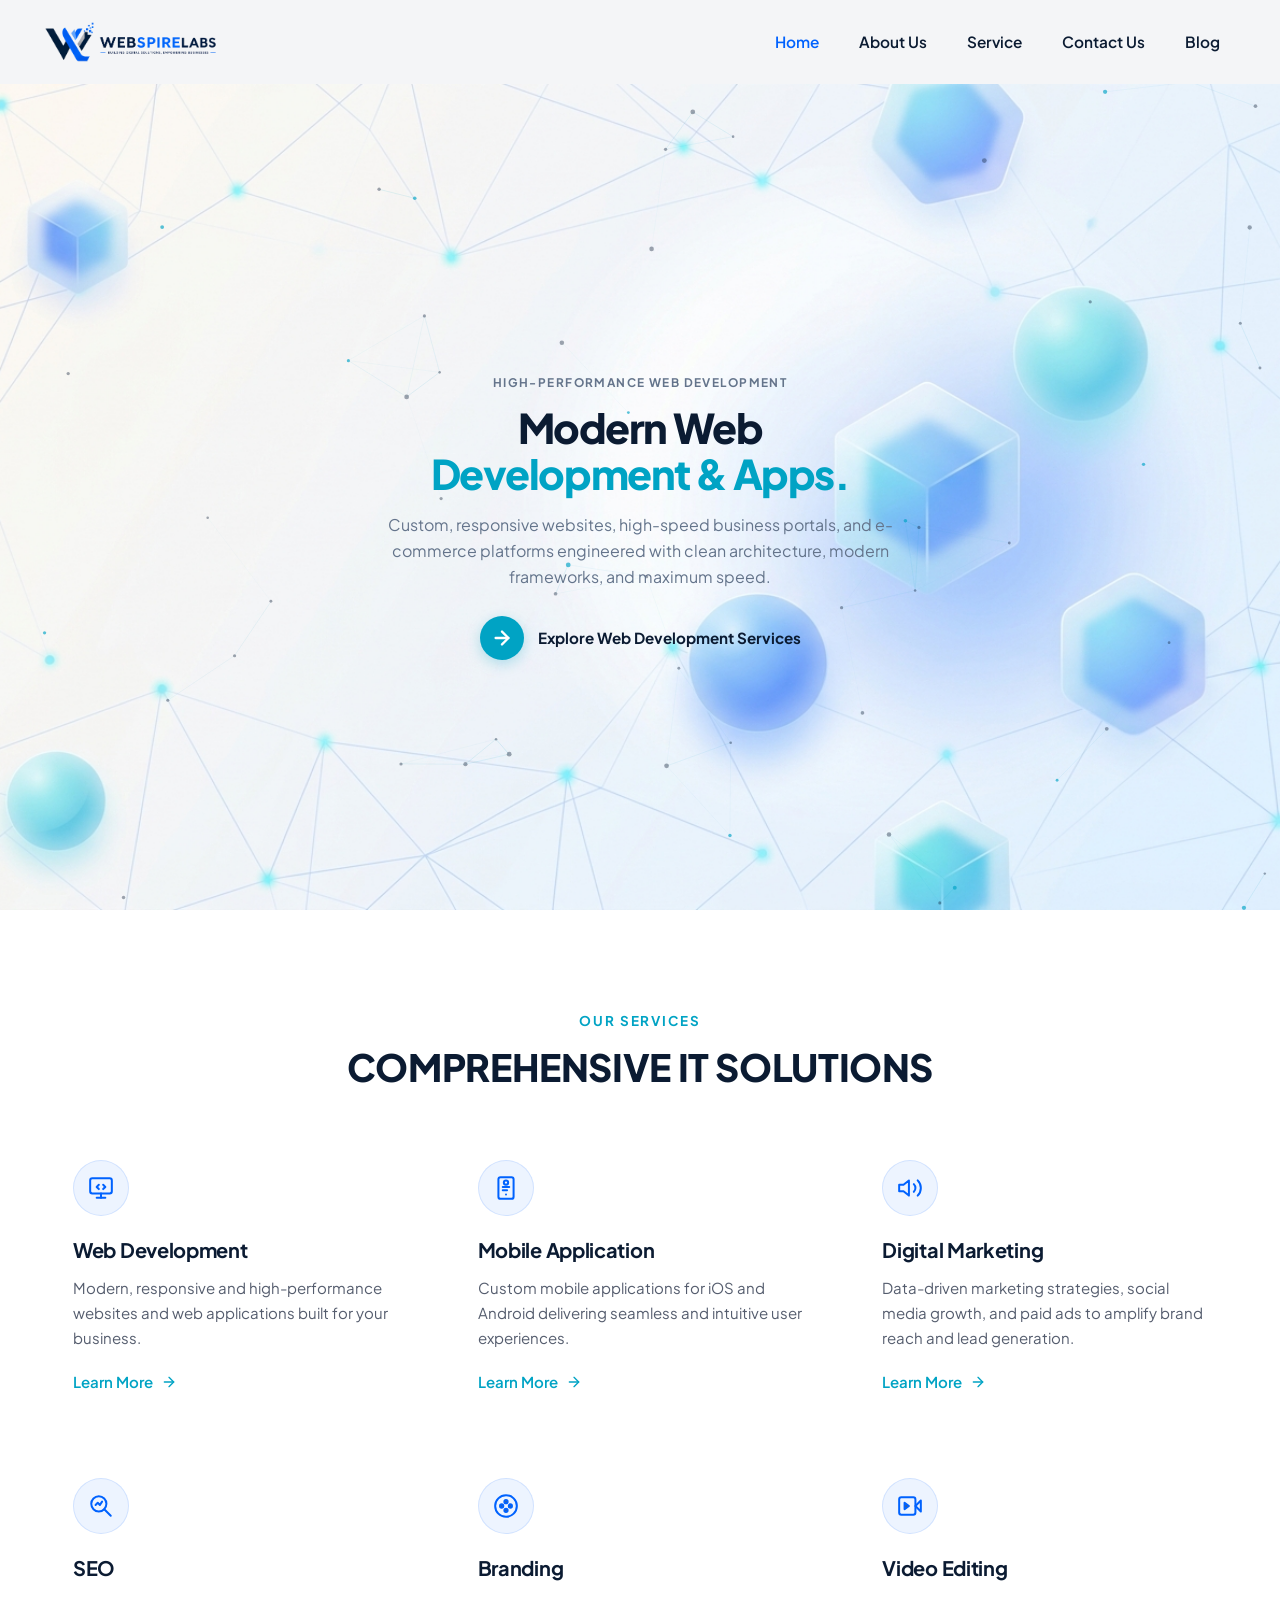
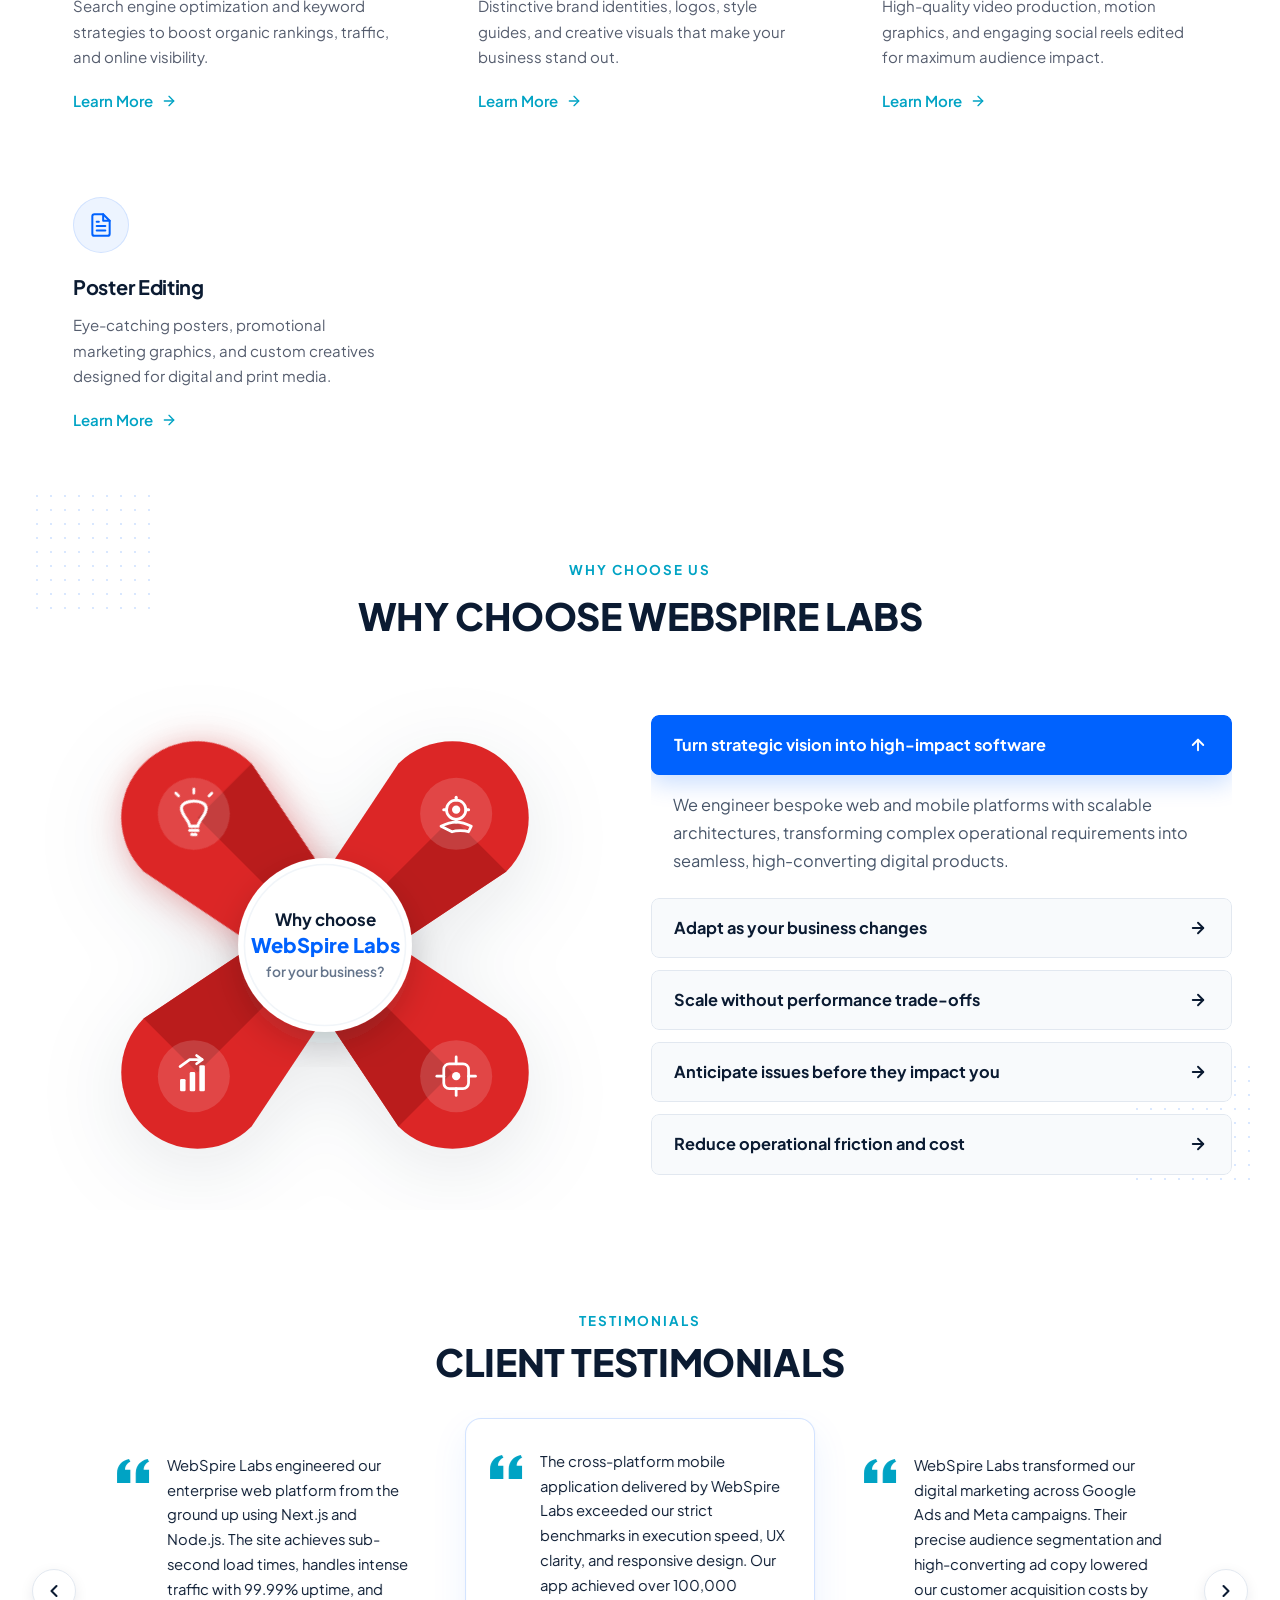
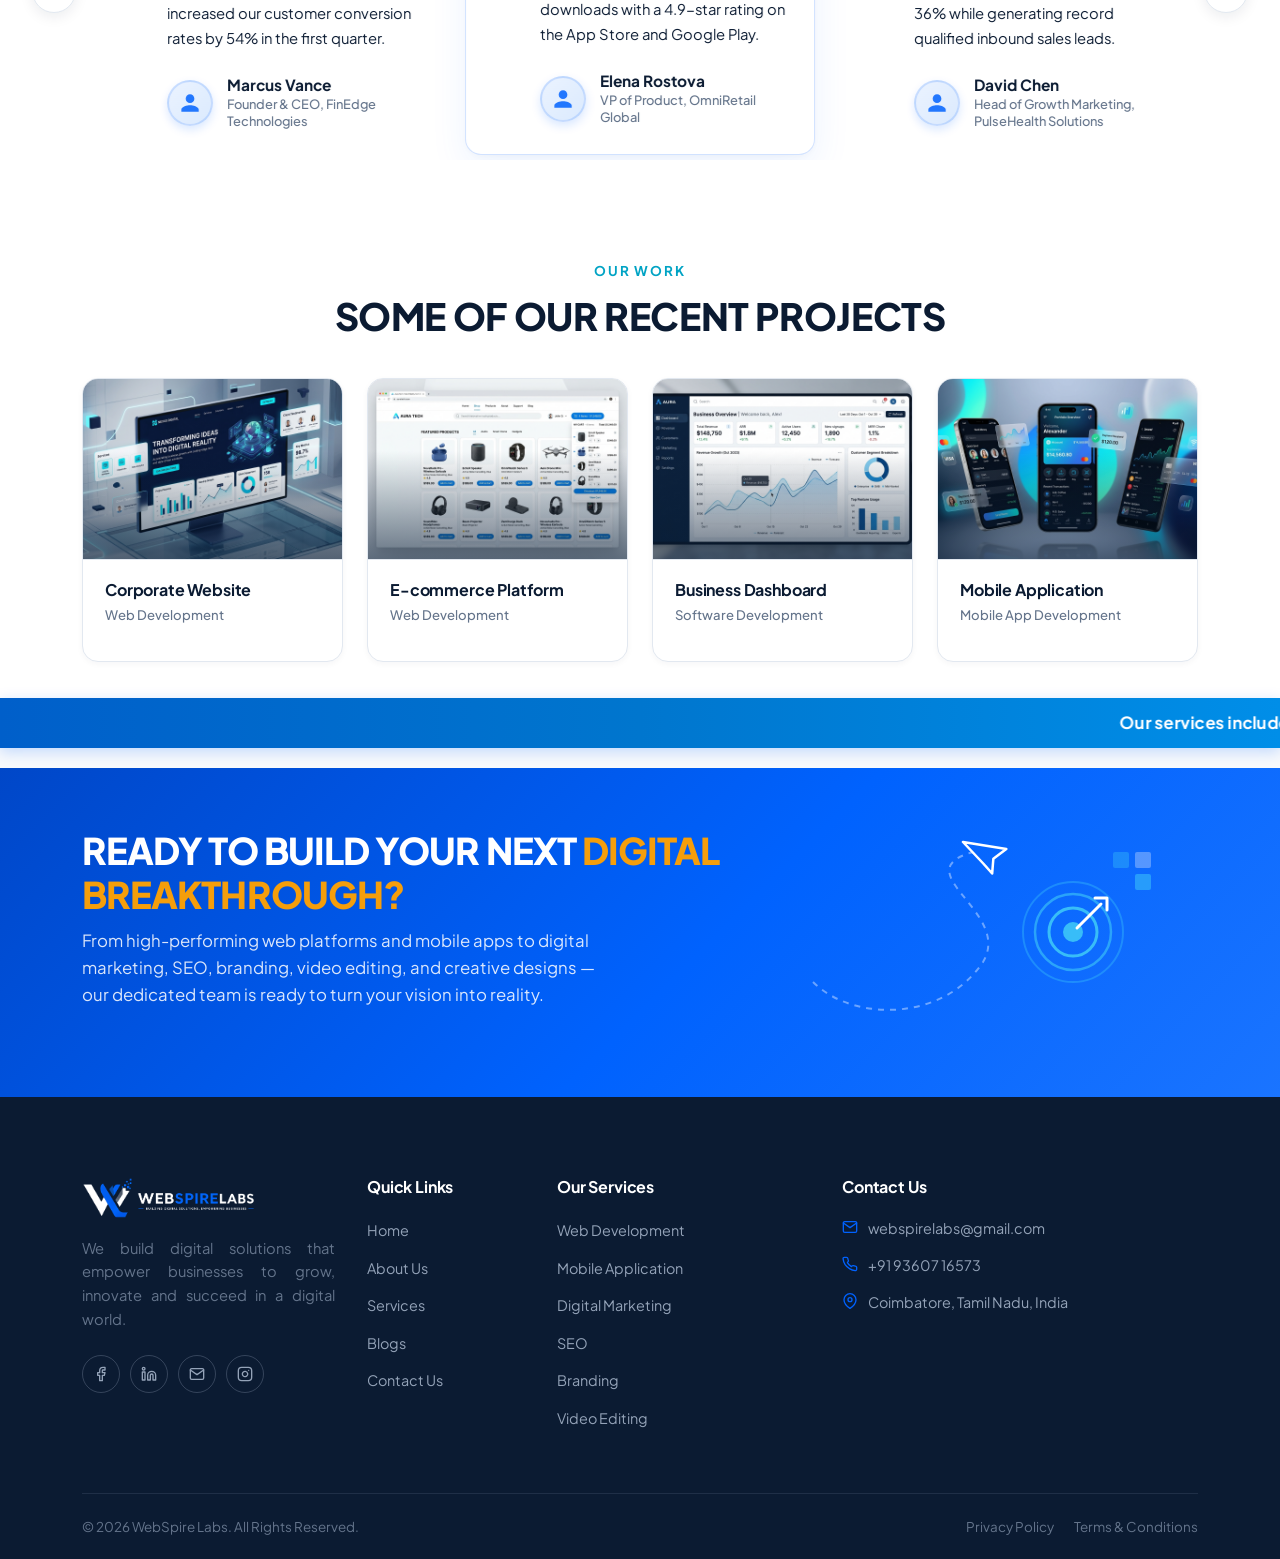
<file: index.html>
<!DOCTYPE html>
<html lang="en">
<head>
  <!-- Character Encoding & Viewport -->
  <meta charset="UTF-8">
  <meta name="viewport" content="width=device-width, initial-scale=1.0">
  <meta http-equiv="X-UA-Compatible" content="IE=edge">

  <!-- Primary SEO Meta Tags -->
  <title>WebSpire Labs | Building Digital Solutions, Empowering Businesses</title>
  <meta name="title" content="WebSpire Labs | Building Digital Solutions, Empowering Businesses">
  <meta name="description" content="WebSpire Labs provides enterprise-grade IT solutions including Web Development, Mobile Apps, Cloud Solutions, and Software Engineering to accelerate business growth.">
  <meta name="keywords" content="WebSpire Labs, IT Solutions, Web Development, Mobile App Development, Software Development, Cloud Solutions, IT Consulting, Digital Transformation">
  <meta name="author" content="WebSpire Labs">
  <meta name="robots" content="index, follow">

  <!-- Open Graph / Facebook -->
  <meta property="og:type" content="website">
  <meta property="og:url" content="https://www.webspirelabs.com/">
  <meta property="og:title" content="WebSpire Labs | Building Digital Solutions, Empowering Businesses">
  <meta property="og:description" content="We deliver innovative and scalable IT solutions that help businesses streamline operations, accelerate growth, and achieve lasting success.">
  <meta property="og:image" content="asstes/logo_1.png">

  <!-- Twitter Card -->
  <meta name="twitter:card" content="summary_large_image">
  <meta name="twitter:url" content="https://www.webspirelabs.com/">
  <meta name="twitter:title" content="WebSpire Labs | Building Digital Solutions, Empowering Businesses">
  <meta name="twitter:description" content="We deliver innovative and scalable IT solutions that help businesses streamline operations, accelerate growth, and achieve lasting success.">
  <meta name="twitter:image" content="asstes/logo_1.png">

  <!-- Favicon -->
  <link rel="icon" type="image/png" href="asstes/favicon.png">

  <!-- Google Fonts Preconnect & Stylesheet -->
  <link rel="preconnect" href="https://fonts.googleapis.com">
  <link rel="preconnect" href="https://fonts.gstatic.com" crossorigin>
  <link href="https://fonts.googleapis.com/css2?family=Plus+Jakarta+Sans:wght@400;500;600;700;800&display=swap" rel="stylesheet">

  <!-- Bootstrap 5 CSS CDN -->
  <link href="https://cdn.jsdelivr.net/npm/bootstrap@5.3.3/dist/css/bootstrap.min.css" rel="stylesheet" integrity="sha384-QWTKZyjpPEjISv5WaRU9OFeRpok6YctnYmDr5pNlyT2bRjXh0JMhjY6hW+ALEwIH" crossorigin="anonymous">

  <!-- Custom Stylesheet (Global Tokens, Navigation, Footer) -->
  <link rel="stylesheet" href="css/style.css">

  <!-- Homepage Specific Stylesheet (Hero, Services, Why Choose Us, Testimonials, Portfolio) -->
  <link rel="stylesheet" href="css/home.css">

  <!-- Dynamic Constellation & Particle Network Background -->
  <link rel="stylesheet" href="css/constellation.css">

  <!-- Schema.org JSON-LD Structured Data for SEO -->
  <script type="application/ld+json">
  {
    "@context": "https://schema.org",
    "@type": "Organization",
    "name": "WebSpire Labs",
    "url": "https://www.webspirelabs.com",
    "logo": "asstes/logo_1.png",
    "slogan": "Building Digital Solutions, Empowering Businesses",
    "description": "We deliver innovative and scalable IT solutions that help businesses streamline operations, accelerate growth, and achieve lasting success.",
    "sameAs": [],
    "hasOfferCatalog": {
      "@type": "OfferCatalog",
      "name": "Comprehensive IT Solutions",
      "itemListElement": [
        {
          "@type": "Offer",
          "itemOffered": {
            "@type": "Service",
            "name": "Web Development",
            "description": "Modern, responsive and high-performance websites built for your business."
          }
        },
        {
          "@type": "Offer",
          "itemOffered": {
            "@type": "Service",
            "name": "Mobile Application",
            "description": "Custom mobile applications for iOS and Android delivering seamless user experiences."
          }
        },
        {
          "@type": "Offer",
          "itemOffered": {
            "@type": "Service",
            "name": "Digital Marketing",
            "description": "Data-driven marketing campaigns, social media growth, and paid ads to maximize reach."
          }
        },
        {
          "@type": "Offer",
          "itemOffered": {
            "@type": "Service",
            "name": "SEO",
            "description": "Search engine optimization and keyword strategies to boost organic rankings and traffic."
          }
        },
        {
          "@type": "Offer",
          "itemOffered": {
            "@type": "Service",
            "name": "Branding",
            "description": "Distinctive brand identities, logos, style guides, and creative visuals."
          }
        },
        {
          "@type": "Offer",
          "itemOffered": {
            "@type": "Service",
            "name": "Video Editing",
            "description": "High-quality promotional videos, motion graphics, and engaging social reels."
          }
        }
      ]
    }
  }
  </script>
</head>
<body>

  <!-- Accessibility Skip Link -->
  <a href="#main-content" class="skip-to-content">Skip to main content</a>


  <!-- ==========================================================================
       Header & Navigation Bar
       ========================================================================== -->
  <header class="header-navbar" id="siteHeader">
    <div class="container">
      <nav class="navbar navbar-expand-lg p-0" aria-label="Main Navigation">
        
        <!-- Brand Logo -->
        <a class="navbar-brand brand-logo-container" href="index.html" aria-label="WebSpire Labs Home">
          <img src="asstes/logo_1.png" alt="WebSpire Labs - Building Digital Solutions, Empowering Businesses" class="brand-logo-img" width="174" height="42">
        </a>

        <!-- Mobile Toggler -->
        <button class="navbar-toggler d-lg-none border-0 p-1" type="button" data-bs-toggle="collapse" data-bs-target="#navbarMainContent" aria-controls="navbarMainContent" aria-expanded="false" aria-label="Toggle navigation">
          <span class="navbar-toggler-icon"></span>
        </button>

        <!-- Navbar Menu Items -->
        <div class="collapse navbar-collapse justify-content-end" id="navbarMainContent">
          <ul class="navbar-nav ms-auto align-items-lg-center gap-lg-2 my-3 my-lg-0">
            
            <!-- Home -->
            <li class="nav-item">
              <a class="nav-link nav-link-custom active" aria-current="page" href="index.html">Home</a>
            </li>

            <!-- About Us -->
            <li class="nav-item">
              <a class="nav-link nav-link-custom" href="about.html">About Us</a>
            </li>

            <!-- Service -->
            <li class="nav-item">
              <a class="nav-link nav-link-custom" href="services.html">Service</a>
            </li>

            <!-- Contact Us -->
            <li class="nav-item">
              <a class="nav-link nav-link-custom" href="contact.html">Contact Us</a>
            </li>

            <!-- Blog -->
            <li class="nav-item">
              <a class="nav-link nav-link-custom" href="blog.html">Blog</a>
            </li>

          </ul>
        </div>

      </nav>
    </div>
  </header>

  <!-- ==========================================================================
       Main Content Landmark
       ========================================================================== -->
  <main id="main-content">

    <!-- ==========================================================================
         Hero Section: 3-Slide Interactive Ecosystem Carousel (Cognisive Inspired)
         ========================================================================== -->
    <section class="hero-section" id="hero" aria-labelledby="hero-title-1">
      <!-- Header Background Image -->
      <div class="hero-image-backdrop" aria-hidden="true">
        <img 
          src="asstes/hero-home-banner.jpg" 
          alt="WebSpire Labs Header Visual" 
          class="hero-header-img" 
          id="heroHeaderImage"
          width="1920" 
          height="1080"
          fetchpriority="high"
        >
      </div>

      <!-- High-Tech Constellation & Network Mesh Backdrop -->
      <div class="hero-network-backdrop" aria-hidden="true">
        <!-- Interactive Animated Constellation & Particle Network Canvas -->
        <canvas id="heroConstellationCanvas" class="hero-constellation-canvas"></canvas>
      </div>

      <div class="container hero-container">
        
        <!-- Slides Viewport -->
        <div class="hero-slides-wrapper">
          
          <!-- Slide 1: Web Development (Active by default) -->
          <div class="hero-slide active" id="heroSlide1" data-slide="0">
            <div class="row align-items-center justify-content-center">
              <!-- Center Content -->
              <div class="col-12 col-md-10 col-lg-8 col-xl-7 mx-auto hero-text-col text-center">
                <span class="section-eyebrow hero-slide-badge">
                  HIGH-PERFORMANCE WEB DEVELOPMENT
                </span>
                <h1 class="hero-headline" id="hero-title-1">
                  Modern Web<br>
                  <span class="highlight-cyan">Development &amp; Apps.</span>
                </h1>
                <p class="hero-description">
                  Custom, responsive websites, high-speed business portals, and e-commerce platforms engineered with clean architecture, modern frameworks, and maximum speed.
                </p>
                <a href="web-development.html" class="hero-action-row" aria-label="Explore Web Development Services">
                  <span class="hero-circle-cta">
                    <svg width="22" height="22" viewBox="0 0 24 24" fill="none" stroke="currentColor" stroke-width="2.5" stroke-linecap="round" stroke-linejoin="round">
                      <line x1="5" y1="12" x2="19" y2="12"></line>
                      <polyline points="12 5 19 12 12 19"></polyline>
                    </svg>
                  </span>
                  <span class="hero-action-label">Explore Web Development Services</span>
                </a>
              </div>
            </div>
          </div>

          <!-- Slide 2: Mobile Applications -->
          <div class="hero-slide" id="heroSlide2" data-slide="1" aria-hidden="true">
            <div class="row align-items-center justify-content-center">
              <!-- Center Content -->
              <div class="col-12 col-md-10 col-lg-8 col-xl-7 mx-auto hero-text-col text-center">
                <span class="section-eyebrow hero-slide-badge">
                  NATIVE &amp; CROSS-PLATFORM APPS
                </span>
                <h1 class="hero-headline" id="hero-title-2">
                  Seamless Mobile<br>
                  <span class="highlight-cyan">Applications.</span>
                </h1>
                <p class="hero-description">
                  High-performance iOS and Android mobile solutions engineered for intuitive user journeys, lightning-fast interactions, and seamless offline-ready capabilities.
                </p>
                <a href="services.html#mobile-apps" class="hero-action-row" aria-label="Explore Mobile Application Services">
                  <span class="hero-circle-cta">
                    <svg width="22" height="22" viewBox="0 0 24 24" fill="none" stroke="currentColor" stroke-width="2.5" stroke-linecap="round" stroke-linejoin="round">
                      <line x1="5" y1="12" x2="19" y2="12"></line>
                      <polyline points="12 5 19 12 12 19"></polyline>
                    </svg>
                  </span>
                  <span class="hero-action-label">Explore Mobile App Development</span>
                </a>
              </div>
            </div>
          </div>

          <!-- Slide 3: Growth & Branding -->
          <div class="hero-slide" id="heroSlide3" data-slide="2" aria-hidden="true">
            <div class="row align-items-center justify-content-center">
              <!-- Center Content -->
              <div class="col-12 col-md-10 col-lg-8 col-xl-7 mx-auto hero-text-col text-center">
                <span class="section-eyebrow hero-slide-badge">
                  DIGITAL MARKETING, SEO &amp; BRANDING
                </span>
                <h1 class="hero-headline" id="hero-title-3">
                  Data-Driven Growth,<br>
                  <span class="highlight-cyan">Branding &amp; Video.</span>
                </h1>
                <p class="hero-description">
                  Precision-targeted performance marketing, data-backed SEO ranking strategies, distinctive brand identities, and high-impact video and poster creative designs.
                </p>
                <a href="services.html#digital-marketing" class="hero-action-row" aria-label="Explore Marketing &amp; Creative Services">
                  <span class="hero-circle-cta">
                    <svg width="22" height="22" viewBox="0 0 24 24" fill="none" stroke="currentColor" stroke-width="2.5" stroke-linecap="round" stroke-linejoin="round">
                      <line x1="5" y1="12" x2="19" y2="12"></line>
                      <polyline points="12 5 19 12 12 19"></polyline>
                    </svg>
                  </span>
                  <span class="hero-action-label">Explore Marketing &amp; Creative Solutions</span>
                </a>
              </div>
            </div>
          </div>

        </div>

      </div>
    </section>


    <!-- ==========================================================================
         "Our Services" Section
         ========================================================================== -->
    <section class="services-section" id="services" aria-labelledby="services-title">
      <div class="container">
        
        <!-- Section Header -->
        <div class="section-header">
          <span class="section-eyebrow">OUR SERVICES</span>
          <h2 class="section-title" id="services-title">COMPREHENSIVE IT SOLUTIONS</h2>
          <!-- <p class="section-subtitle">
            We provide end-to-end digital solutions to help your business innovate, scale and stay ahead in a competitive world.
          </p> -->
        </div>

        <!-- Services Grid (3x2 Minimalist Frameless Layout) -->
        <div class="services-grid">

          <!-- Service 1: Web Development -->
          <article class="service-card" aria-labelledby="service-1-title">
            <div class="service-icon-box" aria-hidden="true">
              <!-- Monitor / Code Icon -->
              <svg viewBox="0 0 24 24" fill="none" stroke="currentColor" stroke-linecap="round" stroke-linejoin="round">
                <rect x="2" y="3" width="20" height="14" rx="2" ry="2"></rect>
                <line x1="8" y1="21" x2="16" y2="21"></line>
                <line x1="12" y1="17" x2="12" y2="21"></line>
                <polyline points="10 9 8 11 10 13"></polyline>
                <polyline points="14 9 16 11 14 13"></polyline>
              </svg>
            </div>
            <h3 class="service-card-title" id="service-1-title">Web Development</h3>
            <p class="service-card-desc">
              Modern, responsive and high-performance websites and web applications built for your business.
            </p>
            <a href="services.html#web-dev" class="service-card-link" aria-label="Learn more about Web Development">
              Learn More
              <svg viewBox="0 0 24 24" fill="none" stroke="currentColor" stroke-linecap="round" stroke-linejoin="round">
                <line x1="5" y1="12" x2="19" y2="12"></line>
                <polyline points="12 5 19 12 12 19"></polyline>
              </svg>
            </a>
          </article>

          <!-- Service 2: Mobile Application -->
          <article class="service-card" aria-labelledby="service-2-title">
            <div class="service-icon-box" aria-hidden="true">
              <!-- Smartphone Icon -->
              <svg viewBox="0 0 24 24" fill="none" stroke="currentColor" stroke-linecap="round" stroke-linejoin="round">
                <rect x="5" y="2" width="14" height="20" rx="2" ry="2"></rect>
                <line x1="12" y1="18" x2="12.01" y2="18"></line>
                <circle cx="12" cy="7" r="2"></circle>
                <line x1="9" y1="11" x2="15" y2="11"></line>
                <line x1="9" y1="14" x2="13" y2="14"></line>
              </svg>
            </div>
            <h3 class="service-card-title" id="service-2-title">Mobile Application</h3>
            <p class="service-card-desc">
              Custom mobile applications for iOS and Android delivering seamless and intuitive user experiences.
            </p>
            <a href="services.html#mobile-apps" class="service-card-link" aria-label="Learn more about Mobile Application">
              Learn More
              <svg viewBox="0 0 24 24" fill="none" stroke="currentColor" stroke-linecap="round" stroke-linejoin="round">
                <line x1="5" y1="12" x2="19" y2="12"></line>
                <polyline points="12 5 19 12 12 19"></polyline>
              </svg>
            </a>
          </article>

          <!-- Service 3: Digital Marketing -->
          <article class="service-card" aria-labelledby="service-3-title">
            <div class="service-icon-box" aria-hidden="true">
              <!-- Megaphone / Marketing Icon -->
              <svg viewBox="0 0 24 24" fill="none" stroke="currentColor" stroke-linecap="round" stroke-linejoin="round">
                <polygon points="11 5 6 9 2 9 2 15 6 15 11 19 11 5"></polygon>
                <path d="M15.54 8.46a5 5 0 0 1 0 7.07"></path>
                <path d="M19.07 4.93a10 10 0 0 1 0 14.14"></path>
              </svg>
            </div>
            <h3 class="service-card-title" id="service-3-title">Digital Marketing</h3>
            <p class="service-card-desc">
              Data-driven marketing strategies, social media growth, and paid ads to amplify brand reach and lead generation.
            </p>
            <a href="services.html#digital-marketing" class="service-card-link" aria-label="Learn more about Digital Marketing">
              Learn More
              <svg viewBox="0 0 24 24" fill="none" stroke="currentColor" stroke-linecap="round" stroke-linejoin="round">
                <line x1="5" y1="12" x2="19" y2="12"></line>
                <polyline points="12 5 19 12 12 19"></polyline>
              </svg>
            </a>
          </article>

          <!-- Service 4: SEO -->
          <article class="service-card" aria-labelledby="service-4-title">
            <div class="service-icon-box" aria-hidden="true">
              <!-- Search & Growth Chart Icon -->
              <svg viewBox="0 0 24 24" fill="none" stroke="currentColor" stroke-linecap="round" stroke-linejoin="round">
                <circle cx="10" cy="10" r="7"></circle>
                <line x1="21" y1="21" x2="15" y2="15"></line>
                <polyline points="7 11 9 9 11 11 13 8"></polyline>
              </svg>
            </div>
            <h3 class="service-card-title" id="service-4-title">SEO</h3>
            <p class="service-card-desc">
              Search engine optimization and keyword strategies to boost organic rankings, traffic, and online visibility.
            </p>
            <a href="services.html#seo" class="service-card-link" aria-label="Learn more about SEO">
              Learn More
              <svg viewBox="0 0 24 24" fill="none" stroke="currentColor" stroke-linecap="round" stroke-linejoin="round">
                <line x1="5" y1="12" x2="19" y2="12"></line>
                <polyline points="12 5 19 12 12 19"></polyline>
              </svg>
            </a>
          </article>

          <!-- Service 5: Branding -->
          <article class="service-card" aria-labelledby="service-5-title">
            <div class="service-icon-box" aria-hidden="true">
              <!-- Palette / Creative Design Icon -->
              <svg viewBox="0 0 24 24" fill="none" stroke="currentColor" stroke-linecap="round" stroke-linejoin="round">
                <circle cx="12" cy="12" r="10"></circle>
                <circle cx="12" cy="8" r="1.5" fill="currentColor"></circle>
                <circle cx="8" cy="12" r="1.5" fill="currentColor"></circle>
                <circle cx="16" cy="12" r="1.5" fill="currentColor"></circle>
                <circle cx="12" cy="16" r="1.5" fill="currentColor"></circle>
              </svg>
            </div>
            <h3 class="service-card-title" id="service-5-title">Branding</h3>
            <p class="service-card-desc">
              Distinctive brand identities, logos, style guides, and creative visuals that make your business stand out.
            </p>
            <a href="services.html#branding" class="service-card-link" aria-label="Learn more about Branding">
              Learn More
              <svg viewBox="0 0 24 24" fill="none" stroke="currentColor" stroke-linecap="round" stroke-linejoin="round">
                <line x1="5" y1="12" x2="19" y2="12"></line>
                <polyline points="12 5 19 12 12 19"></polyline>
              </svg>
            </a>
          </article>

          <!-- Service 6: Video Editing -->
          <article class="service-card" aria-labelledby="service-6-title">
            <div class="service-icon-box" aria-hidden="true">
              <!-- Video / Film Reel Icon -->
              <svg viewBox="0 0 24 24" fill="none" stroke="currentColor" stroke-linecap="round" stroke-linejoin="round">
                <rect x="2" y="4" width="15" height="16" rx="2" ry="2"></rect>
                <polygon points="22 7 17 12 22 17 22 7"></polygon>
                <polygon points="7 9 11 12 7 15" fill="currentColor"></polygon>
              </svg>
            </div>
            <h3 class="service-card-title" id="service-6-title">Video Editing</h3>
            <p class="service-card-desc">
              High-quality video production, motion graphics, and engaging social reels edited for maximum audience impact.
            </p>
            <a href="services.html#video-editing" class="service-card-link" aria-label="Learn more about Video Editing">
              Learn More
              <svg viewBox="0 0 24 24" fill="none" stroke="currentColor" stroke-linecap="round" stroke-linejoin="round">
                <line x1="5" y1="12" x2="19" y2="12"></line>
                <polyline points="12 5 19 12 12 19"></polyline>
              </svg>
            </a>
          </article>

          <!-- Service 7: Poster Editing -->
          <article class="service-card" aria-labelledby="service-7-title">
            <div class="service-icon-box" aria-hidden="true">
              <!-- Poster / Graphic Document Icon -->
              <svg viewBox="0 0 24 24" fill="none" stroke="currentColor" stroke-linecap="round" stroke-linejoin="round">
                <path d="M14 2H6a2 2 0 0 0-2 2v16a2 2 0 0 0 2 2h12a2 2 0 0 0 2-2V8z"></path>
                <polyline points="14 2 14 8 20 8"></polyline>
                <line x1="16" y1="13" x2="8" y2="13"></line>
                <line x1="16" y1="17" x2="8" y2="17"></line>
                <polyline points="10 9 9 9 8 9"></polyline>
              </svg>
            </div>
            <h3 class="service-card-title" id="service-7-title">Poster Editing</h3>
            <p class="service-card-desc">
              Eye-catching posters, promotional marketing graphics, and custom creatives designed for digital and print media.
            </p>
            <a href="services.html#poster-editing" class="service-card-link" aria-label="Learn more about Poster Editing">
              Learn More
              <svg viewBox="0 0 24 24" fill="none" stroke="currentColor" stroke-linecap="round" stroke-linejoin="round">
                <line x1="5" y1="12" x2="19" y2="12"></line>
                <polyline points="12 5 19 12 12 19"></polyline>
              </svg>
            </a>
          </article>

        </div>
      </div>
    </section>


    <!-- ======================================================================
         Section 5 — Why Choose Us  (Image2 — Top)
         ====================================================================== -->
    <section class="why-choose-section" id="why-choose-us" aria-labelledby="why-title">
      <div class="container">

        <!-- Section Header -->
        <div class="section-header why-choose-header">
          <span class="section-eyebrow">WHY CHOOSE US</span>
          <h2 class="section-title" id="why-title">WHY CHOOSE WEBSPIRE LABS</h2>
          <!-- <p class="section-subtitle">
            We combine cutting-edge technology, agile execution, and enterprise engineering to build scalable digital solutions that drive measurable business impact.
          </p> -->
        </div>

        <!-- 2-Column Split Layout (Screenshot 1 Alignment: Left 4-Petal Emblem + Right Interactive Accordion) -->
        <div class="why-layout-grid">

          <!-- Left Column: 4-Petal Emblem Graphic -->
          <div class="why-petal-col">
            <div class="why-petal-emblem-wrap" role="img" aria-label="Why Choose WebSpire Labs - Innovation, Agile Delivery, Scalability and Business ROI">
              <svg class="why-petal-svg" viewBox="0 0 500 500" fill="none" xmlns="http://www.w3.org/2000/svg">
                <defs>
                  <!-- Drop Shadow for Center Disc -->
                  <filter id="centerDiscShadow" x="-20%" y="-20%" width="140%" height="140%">
                    <feDropShadow dx="0" dy="12" stdDeviation="16" flood-color="#0B1B32" flood-opacity="0.18" />
                  </filter>
                  <!-- Petal Glow Filter -->
                  <filter id="petalGlow" x="-10%" y="-10%" width="120%" height="120%">
                    <feDropShadow dx="0" dy="8" stdDeviation="12" flood-color="#DC2626" flood-opacity="0.2" />
                  </filter>
                </defs>

                <!-- Petal 1: Top-Left (Unified Red #DC2626 - Engineering & Innovation) -->
                <g class="why-petal-node" data-accordion-target="0" transform="translate(250, 250) rotate(-45)">
                  <!-- Petal Blade Base (Enlarged) -->
                  <path d="M -38 0 L -72 -170 A 72 72 0 0 1 72 -170 L 38 0 Z" fill="#DC2626" />
                  <!-- 3D Shadow Fold on Right Half -->
                  <path d="M 0 0 L 38 0 L 72 -170 L 0 -170 Z" fill="#B91C1C" opacity="0.95" />
                  <!-- Icon Container -->
                  <g transform="translate(0, -175) rotate(45)">
                    <circle cx="0" cy="0" r="34" fill="rgba(255, 255, 255, 0.15)" />
                    <g transform="scale(1.3)">
                      <!-- Lightbulb / Innovation Vector Icon -->
                      <path d="M -9 -4 C -9 -11 9 -11 9 -4 C 9 1 3 5 3 9 L -3 9 C -3 5 -9 1 -9 -4 Z" fill="none" stroke="#FFFFFF" stroke-width="2.2" stroke-linecap="round" stroke-linejoin="round" />
                      <line x1="-3" y1="12" x2="3" y2="12" stroke="#FFFFFF" stroke-width="2.2" stroke-linecap="round" />
                      <line x1="-1.5" y1="15" x2="1.5" y2="15" stroke="#FFFFFF" stroke-width="2.2" stroke-linecap="round" />
                      <line x1="0" y1="-15" x2="0" y2="-18" stroke="#FFFFFF" stroke-width="2" stroke-linecap="round" />
                      <line x1="-11" y1="-13" x2="-13" y2="-15" stroke="#FFFFFF" stroke-width="2" stroke-linecap="round" />
                      <line x1="11" y1="-13" x2="13" y2="-15" stroke="#FFFFFF" stroke-width="2" stroke-linecap="round" />
                    </g>
                  </g>
                </g>

                <!-- Petal 2: Top-Right (Unified Red #DC2626 - Agile & Innovation) -->
                <g class="why-petal-node" data-accordion-target="1" transform="translate(250, 250) rotate(45)">
                  <!-- Petal Blade Base (Enlarged) -->
                  <path d="M -38 0 L -72 -170 A 72 72 0 0 1 72 -170 L 38 0 Z" fill="#DC2626" />
                  <!-- 3D Shadow Fold on Right Half -->
                  <path d="M 0 0 L 38 0 L 72 -170 L 0 -170 Z" fill="#B91C1C" opacity="0.95" />
                  <!-- Icon Container -->
                  <g transform="translate(0, -175) rotate(-45)">
                    <circle cx="0" cy="0" r="34" fill="rgba(255, 255, 255, 0.15)" />
                    <g transform="scale(1.3)">
                      <!-- Gear in Hand / Process Icon -->
                      <circle cx="0" cy="-3" r="7" fill="none" stroke="#FFFFFF" stroke-width="2" />
                      <circle cx="0" cy="-3" r="3" fill="#FFFFFF" />
                      <line x1="0" y1="-12" x2="0" y2="-10" stroke="#FFFFFF" stroke-width="2.2" stroke-linecap="round" />
                      <line x1="0" y1="4" x2="0" y2="6" stroke="#FFFFFF" stroke-width="2.2" stroke-linecap="round" />
                      <line x1="-9" y1="-3" x2="-7" y2="-3" stroke="#FFFFFF" stroke-width="2.2" stroke-linecap="round" />
                      <line x1="7" y1="-3" x2="9" y2="-3" stroke="#FFFFFF" stroke-width="2.2" stroke-linecap="round" />
                      <path d="M -11 9 C -11 9 -5 6 0 6 C 5 6 11 9 11 9 L 9 13 C 6 12 0 12 -3 13 Z" fill="none" stroke="#FFFFFF" stroke-width="2" stroke-linejoin="round" />
                    </g>
                  </g>
                </g>

                <!-- Petal 3: Bottom-Left (Unified Red #DC2626 - ROI & Business Growth) -->
                <g class="why-petal-node" data-accordion-target="4" transform="translate(250, 250) rotate(-135)">
                  <!-- Petal Blade Base (Enlarged) -->
                  <path d="M -38 0 L -72 -170 A 72 72 0 0 1 72 -170 L 38 0 Z" fill="#DC2626" />
                  <!-- 3D Shadow Fold on Right Half -->
                  <path d="M 0 0 L 38 0 L 72 -170 L 0 -170 Z" fill="#B91C1C" opacity="0.95" />
                  <!-- Icon Container -->
                  <g transform="translate(0, -175) rotate(135)">
                    <circle cx="0" cy="0" r="34" fill="rgba(255, 255, 255, 0.15)" />
                    <g transform="scale(1.3)">
                      <!-- Growth Bar Chart & Dollar / Trending Icon -->
                      <rect x="-10" y="2" width="4" height="9" rx="1" fill="#FFFFFF" />
                      <rect x="-3" y="-3" width="4" height="14" rx="1" fill="#FFFFFF" />
                      <rect x="4" y="-8" width="4" height="19" rx="1" fill="#FFFFFF" />
                      <polyline points="-10 -7 -3 -12 6 -12" fill="none" stroke="#FFFFFF" stroke-width="2" stroke-linecap="round" stroke-linejoin="round" />
                      <polyline points="2 -15 6 -12 2 -9" fill="none" stroke="#FFFFFF" stroke-width="2" stroke-linecap="round" stroke-linejoin="round" />
                    </g>
                  </g>
                </g>

                <!-- Petal 4: Bottom-Right (Unified Red #DC2626 - AI & Scalability) -->
                <g class="why-petal-node" data-accordion-target="2" transform="translate(250, 250) rotate(135)">
                  <!-- Petal Blade Base (Enlarged) -->
                  <path d="M -38 0 L -72 -170 A 72 72 0 0 1 72 -170 L 38 0 Z" fill="#DC2626" />
                  <!-- 3D Shadow Fold on Right Half -->
                  <path d="M 0 0 L 38 0 L 72 -170 L 0 -170 Z" fill="#B91C1C" opacity="0.95" />
                  <!-- Icon Container -->
                  <g transform="translate(0, -175) rotate(-135)">
                    <circle cx="0" cy="0" r="34" fill="rgba(255, 255, 255, 0.15)" />
                    <g transform="scale(1.3)">
                      <!-- Circuit / Brain Intelligence Icon -->
                      <rect x="-9" y="-9" width="18" height="18" rx="4" fill="none" stroke="#FFFFFF" stroke-width="2" />
                      <circle cx="0" cy="0" r="3" fill="#FFFFFF" />
                      <line x1="0" y1="-9" x2="0" y2="-14" stroke="#FFFFFF" stroke-width="2" stroke-linecap="round" />
                      <line x1="0" y1="9" x2="0" y2="14" stroke="#FFFFFF" stroke-width="2" stroke-linecap="round" />
                      <line x1="-9" y1="0" x2="-14" y2="0" stroke="#FFFFFF" stroke-width="2" stroke-linecap="round" />
                      <line x1="9" y1="0" x2="14" y2="0" stroke="#FFFFFF" stroke-width="2" stroke-linecap="round" />
                    </g>
                  </g>
                </g>

                <!-- Central Circular Badge with Soft Elevation Shadow -->
                <circle cx="250" cy="250" r="82" fill="#FFFFFF" filter="url(#centerDiscShadow)" />
                <circle cx="250" cy="250" r="76" fill="#FFFFFF" stroke="#F1F5F9" stroke-width="1.5" />

                <!-- Center Badge Typography -->
                <text x="250" y="232" text-anchor="middle" font-family="'Plus Jakarta Sans', sans-serif" font-size="16" font-weight="700" fill="#0B1B32">Why choose</text>
                <text x="250" y="258" text-anchor="middle" font-family="'Plus Jakarta Sans', sans-serif" font-size="19" font-weight="800" fill="#0062FE">WebSpire Labs</text>
                <text x="250" y="280" text-anchor="middle" font-family="'Plus Jakarta Sans', sans-serif" font-size="13" font-weight="600" fill="#64748B">for your business?</text>
              </svg>
            </div>
          </div>

          <!-- Right Column: Interactive Value Accordion (Screenshot 1 & 2 Layout) -->
          <div class="why-accordion-col">
            <div class="why-accordion" id="whyChooseAccordion">

              <!-- Item 1 (Default Active as shown in Screenshot 2) -->
              <div class="why-acc-item active" data-index="0">
                <button class="why-acc-trigger" type="button" aria-expanded="true" aria-controls="whyAccContent1" id="whyAccTrigger1">
                  <span class="why-acc-title">Turn strategic vision into high-impact software</span>
                  <span class="why-acc-icon" aria-hidden="true">
                    <svg class="why-arrow-up" viewBox="0 0 24 24" fill="none" stroke="currentColor" stroke-width="2.5" stroke-linecap="round" stroke-linejoin="round">
                      <line x1="12" y1="19" x2="12" y2="5"></line>
                      <polyline points="5 12 12 5 19 12"></polyline>
                    </svg>
                    <svg class="why-arrow-right" viewBox="0 0 24 24" fill="none" stroke="currentColor" stroke-width="2.5" stroke-linecap="round" stroke-linejoin="round">
                      <line x1="5" y1="12" x2="19" y2="12"></line>
                      <polyline points="12 5 19 12 12 19"></polyline>
                    </svg>
                  </span>
                </button>
                <div class="why-acc-content" id="whyAccContent1" role="region" aria-labelledby="whyAccTrigger1">
                  <div class="why-acc-body">
                    <p>We engineer bespoke web and mobile platforms with scalable architectures, transforming complex operational requirements into seamless, high-converting digital products.</p>
                  </div>
                </div>
              </div>

              <!-- Item 2 -->
              <div class="why-acc-item" data-index="1">
                <button class="why-acc-trigger" type="button" aria-expanded="false" aria-controls="whyAccContent2" id="whyAccTrigger2">
                  <span class="why-acc-title">Adapt as your business changes</span>
                  <span class="why-acc-icon" aria-hidden="true">
                    <svg class="why-arrow-up" viewBox="0 0 24 24" fill="none" stroke="currentColor" stroke-width="2.5" stroke-linecap="round" stroke-linejoin="round">
                      <line x1="12" y1="19" x2="12" y2="5"></line>
                      <polyline points="5 12 12 5 19 12"></polyline>
                    </svg>
                    <svg class="why-arrow-right" viewBox="0 0 24 24" fill="none" stroke="currentColor" stroke-width="2.5" stroke-linecap="round" stroke-linejoin="round">
                      <line x1="5" y1="12" x2="19" y2="12"></line>
                      <polyline points="12 5 19 12 12 19"></polyline>
                    </svg>
                  </span>
                </button>
                <div class="why-acc-content" id="whyAccContent2" role="region" aria-labelledby="whyAccTrigger2">
                  <div class="why-acc-body">
                    <p>Future-proof tech stacks and modular cloud architectures ensure your software effortlessly adapts to shifting market demands and scales from initial launch to millions of users.</p>
                  </div>
                </div>
              </div>

              <!-- Item 3 -->
              <div class="why-acc-item" data-index="2">
                <button class="why-acc-trigger" type="button" aria-expanded="false" aria-controls="whyAccContent3" id="whyAccTrigger3">
                  <span class="why-acc-title">Scale without performance trade-offs</span>
                  <span class="why-acc-icon" aria-hidden="true">
                    <svg class="why-arrow-up" viewBox="0 0 24 24" fill="none" stroke="currentColor" stroke-width="2.5" stroke-linecap="round" stroke-linejoin="round">
                      <line x1="12" y1="19" x2="12" y2="5"></line>
                      <polyline points="5 12 12 5 19 12"></polyline>
                    </svg>
                    <svg class="why-arrow-right" viewBox="0 0 24 24" fill="none" stroke="currentColor" stroke-width="2.5" stroke-linecap="round" stroke-linejoin="round">
                      <line x1="5" y1="12" x2="19" y2="12"></line>
                      <polyline points="12 5 19 12 12 19"></polyline>
                    </svg>
                  </span>
                </button>
                <div class="why-acc-content" id="whyAccContent3" role="region" aria-labelledby="whyAccTrigger3">
                  <div class="why-acc-body">
                    <p>Engineered for high concurrency and zero latency bottlenecks. We deploy microservices, distributed caching, and automated autoscaling to maintain sub-second response times under peak loads.</p>
                  </div>
                </div>
              </div>

              <!-- Item 4 -->
              <div class="why-acc-item" data-index="3">
                <button class="why-acc-trigger" type="button" aria-expanded="false" aria-controls="whyAccContent4" id="whyAccTrigger4">
                  <span class="why-acc-title">Anticipate issues before they impact you</span>
                  <span class="why-acc-icon" aria-hidden="true">
                    <svg class="why-arrow-up" viewBox="0 0 24 24" fill="none" stroke="currentColor" stroke-width="2.5" stroke-linecap="round" stroke-linejoin="round">
                      <line x1="12" y1="19" x2="12" y2="5"></line>
                      <polyline points="5 12 12 5 19 12"></polyline>
                    </svg>
                    <svg class="why-arrow-right" viewBox="0 0 24 24" fill="none" stroke="currentColor" stroke-width="2.5" stroke-linecap="round" stroke-linejoin="round">
                      <line x1="5" y1="12" x2="19" y2="12"></line>
                      <polyline points="12 5 19 12 12 19"></polyline>
                    </svg>
                  </span>
                </button>
                <div class="why-acc-content" id="whyAccContent4" role="region" aria-labelledby="whyAccTrigger4">
                  <div class="why-acc-body">
                    <p>Proactive observability, automated test coverage, and continuous security audits identify anomalies and system vulnerabilities early—guaranteeing 99.9% uptime and bulletproof reliability.</p>
                  </div>
                </div>
              </div>

              <!-- Item 5 -->
              <div class="why-acc-item" data-index="4">
                <button class="why-acc-trigger" type="button" aria-expanded="false" aria-controls="whyAccContent5" id="whyAccTrigger5">
                  <span class="why-acc-title">Reduce operational friction and cost</span>
                  <span class="why-acc-icon" aria-hidden="true">
                    <svg class="why-arrow-up" viewBox="0 0 24 24" fill="none" stroke="currentColor" stroke-width="2.5" stroke-linecap="round" stroke-linejoin="round">
                      <line x1="12" y1="19" x2="12" y2="5"></line>
                      <polyline points="5 12 12 5 19 12"></polyline>
                    </svg>
                    <svg class="why-arrow-right" viewBox="0 0 24 24" fill="none" stroke="currentColor" stroke-width="2.5" stroke-linecap="round" stroke-linejoin="round">
                      <line x1="5" y1="12" x2="19" y2="12"></line>
                      <polyline points="12 5 19 12 12 19"></polyline>
                    </svg>
                  </span>
                </button>
                <div class="why-acc-content" id="whyAccContent5" role="region" aria-labelledby="whyAccTrigger5">
                  <div class="why-acc-body">
                    <p>Streamline workflows with automated CI/CD pipelines, modern cloud resource management, and reusable software components that eliminate redundancy and cut development expenses.</p>
                  </div>
                </div>
              </div>

              <!-- Item 6 -->
             

            </div>
          </div>

        </div>
      </div>
    </section>

    <!-- Section 6 — Feature / About Block (HELPING YOU GROW AT A PACE YOU WANT) removed as requested -->

    <!-- ======================================================================
         Section 7 — Client Testimonials
         ====================================================================== -->
    <section class="testimonials-section" id="testimonials" aria-labelledby="testimonials-title">
      <!-- Ambient Geometric Web Constellation Background -->
      <div class="testimonials-bg-accent" aria-hidden="true">
        <svg viewBox="0 0 1440 600" fill="none" xmlns="http://www.w3.org/2000/svg" preserveAspectRatio="none">
          <circle cx="120" cy="180" r="3" fill="#0062FE" fill-opacity="0.25"/>
          <circle cx="280" cy="90" r="4" fill="#38BDF8" fill-opacity="0.3"/>
          <circle cx="420" cy="220" r="3" fill="#0062FE" fill-opacity="0.2"/>
          <circle cx="680" cy="80" r="4" fill="#38BDF8" fill-opacity="0.25"/>
          <circle cx="890" cy="210" r="3" fill="#0062FE" fill-opacity="0.2"/>
          <circle cx="1120" cy="110" r="4" fill="#38BDF8" fill-opacity="0.3"/>
          <circle cx="1320" cy="240" r="3" fill="#0062FE" fill-opacity="0.25"/>
          <line x1="120" y1="180" x2="280" y2="90" stroke="#0062FE" stroke-opacity="0.12" stroke-width="1.2"/>
          <line x1="280" y1="90" x2="420" y2="220" stroke="#0062FE" stroke-opacity="0.12" stroke-width="1.2"/>
          <line x1="420" y1="220" x2="680" y2="80" stroke="#0062FE" stroke-opacity="0.12" stroke-width="1.2"/>
          <line x1="680" y1="80" x2="890" y2="210" stroke="#0062FE" stroke-opacity="0.12" stroke-width="1.2"/>
          <line x1="890" y1="210" x2="1120" y2="110" stroke="#0062FE" stroke-opacity="0.12" stroke-width="1.2"/>
          <line x1="1120" y1="110" x2="1320" y2="240" stroke="#0062FE" stroke-opacity="0.12" stroke-width="1.2"/>
        </svg>
      </div>

      <div class="container">

        <!-- Section Header -->
        <div class="testimonials-header">
          <span class="section-eyebrow">TESTIMONIALS</span>
          <h2 class="section-title" id="testimonials-title">CLIENT TESTIMONIALS</h2>
        </div>

        <!-- Testimonials Carousel / Multi-Column Wrapper -->
        <div class="testimonials-wrapper">

          <!-- Left Navigation Button -->
          <button type="button" class="testimonial-nav-btn testimonial-prev" id="testimonialPrevBtn" aria-label="Previous testimonial">
            <svg viewBox="0 0 24 24" fill="none" stroke="currentColor" stroke-width="2.5" stroke-linecap="round" stroke-linejoin="round">
              <polyline points="15 18 9 12 15 6"></polyline>
            </svg>
          </button>

          <!-- Slider Viewport Window -->
          <div class="testimonials-slider-window">
            <!-- Testimonial Cards Track (6 Cards) -->
            <div class="testimonials-track" id="testimonialsTrack">

              <!-- Card 1: Web Development Testimonial -->
              <article class="testimonial-card" aria-labelledby="author-1" data-index="0">
                <div class="testimonial-card-inner">
                  <div class="testimonial-quote-icon" aria-hidden="true">
                    <svg viewBox="0 0 24 24" fill="currentColor">
                      <path d="M14.017 21v-7.391c0-5.704 3.731-9.57 8.983-10.609l.995 2.151c-2.432.917-3.995 3.638-3.995 5.849h4v10h-9.983zm-14.017 0v-7.391c0-5.704 3.748-9.57 9-10.609l.996 2.151c-2.433.917-3.996 3.638-3.996 5.849h3.983v10h-9.983z"/>
                    </svg>
                  </div>
                  <div class="testimonial-content">
                    <p class="testimonial-quote">
                      WebSpire Labs engineered our enterprise web platform from the ground up using Next.js and Node.js. The site achieves sub-second load times, handles intense traffic with 99.99% uptime, and increased our customer conversion rates by 54% in the first quarter.
                    </p>
                    <div class="testimonial-author-block">
                      <div class="testimonial-avatar" aria-hidden="true">
                        <svg viewBox="0 0 24 24" fill="currentColor">
                          <path d="M12 12c2.21 0 4-1.79 4-4s-1.79-4-4-4-4 1.79-4 4 1.79 4 4 4zm0 2c-2.67 0-8 1.34-8 4v2h16v-2c0-2.66-5.33-4-8-4z"/>
                        </svg>
                      </div>
                      <div class="testimonial-author-info">
                        <h3 class="testimonial-author-name" id="author-1">Marcus Vance</h3>
                        <p class="testimonial-author-role">Founder &amp; CEO, FinEdge Technologies</p>
                      </div>
                    </div>
                  </div>
                </div>
              </article>

              <!-- Card 2: Mobile Application Testimonial (Initial Center / Highlighted Card) -->
              <article class="testimonial-card testimonial-card-active" aria-labelledby="author-2" data-index="1">
                <div class="testimonial-card-inner">
                  <div class="testimonial-quote-icon" aria-hidden="true">
                    <svg viewBox="0 0 24 24" fill="currentColor">
                      <path d="M14.017 21v-7.391c0-5.704 3.731-9.57 8.983-10.609l.995 2.151c-2.432.917-3.995 3.638-3.995 5.849h4v10h-9.983zm-14.017 0v-7.391c0-5.704 3.748-9.57 9-10.609l.996 2.151c-2.433.917-3.996 3.638-3.996 5.849h3.983v10h-9.983z"/>
                    </svg>
                  </div>
                  <div class="testimonial-content">
                    <p class="testimonial-quote">
                      The cross-platform mobile application delivered by WebSpire Labs exceeded our strict benchmarks in execution speed, UX clarity, and responsive design. Our app achieved over 100,000 downloads with a 4.9-star rating on the App Store and Google Play.
                    </p>
                    <div class="testimonial-author-block">
                      <div class="testimonial-avatar" aria-hidden="true">
                        <svg viewBox="0 0 24 24" fill="currentColor">
                          <path d="M12 12c2.21 0 4-1.79 4-4s-1.79-4-4-4-4 1.79-4 4 1.79 4 4 4zm0 2c-2.67 0-8 1.34-8 4v2h16v-2c0-2.66-5.33-4-8-4z"/>
                        </svg>
                      </div>
                      <div class="testimonial-author-info">
                        <h3 class="testimonial-author-name" id="author-2">Elena Rostova</h3>
                        <p class="testimonial-author-role">VP of Product, OmniRetail Global</p>
                      </div>
                    </div>
                  </div>
                </div>
              </article>

              <!-- Card 3: Digital Marketing Testimonial -->
              <article class="testimonial-card" aria-labelledby="author-3" data-index="2">
                <div class="testimonial-card-inner">
                  <div class="testimonial-quote-icon" aria-hidden="true">
                    <svg viewBox="0 0 24 24" fill="currentColor">
                      <path d="M14.017 21v-7.391c0-5.704 3.731-9.57 8.983-10.609l.995 2.151c-2.432.917-3.995 3.638-3.995 5.849h4v10h-9.983zm-14.017 0v-7.391c0-5.704 3.748-9.57 9-10.609l.996 2.151c-2.433.917-3.996 3.638-3.996 5.849h3.983v10h-9.983z"/>
                    </svg>
                  </div>
                  <div class="testimonial-content">
                    <p class="testimonial-quote">
                      WebSpire Labs transformed our digital marketing across Google Ads and Meta campaigns. Their precise audience segmentation and high-converting ad copy lowered our customer acquisition costs by 36% while generating record qualified inbound sales leads.
                    </p>
                    <div class="testimonial-author-block">
                      <div class="testimonial-avatar" aria-hidden="true">
                        <svg viewBox="0 0 24 24" fill="currentColor">
                          <path d="M12 12c2.21 0 4-1.79 4-4s-1.79-4-4-4-4 1.79-4 4 1.79 4 4 4zm0 2c-2.67 0-8 1.34-8 4v2h16v-2c0-2.66-5.33-4-8-4z"/>
                        </svg>
                      </div>
                      <div class="testimonial-author-info">
                        <h3 class="testimonial-author-name" id="author-3">David Chen</h3>
                        <p class="testimonial-author-role">Head of Growth Marketing, PulseHealth Solutions</p>
                      </div>
                    </div>
                  </div>
                </div>
              </article>

              <!-- Card 4: SEO Testimonial -->
              <article class="testimonial-card" aria-labelledby="author-4" data-index="3">
                <div class="testimonial-card-inner">
                  <div class="testimonial-quote-icon" aria-hidden="true">
                    <svg viewBox="0 0 24 24" fill="currentColor">
                      <path d="M14.017 21v-7.391c0-5.704 3.731-9.57 8.983-10.609l.995 2.151c-2.432.917-3.995 3.638-3.995 5.849h4v10h-9.983zm-14.017 0v-7.391c0-5.704 3.748-9.57 9-10.609l.996 2.151c-2.433.917-3.996 3.638-3.996 5.849h3.983v10h-9.983z"/>
                    </svg>
                  </div>
                  <div class="testimonial-content">
                    <p class="testimonial-quote">
                      WebSpire Labs executed an end-to-end technical SEO overhaul and content keyword strategy that grew our organic search traffic by 280%. We captured top-3 Google rankings for high-intent competitive keywords in just five months.
                    </p>
                    <div class="testimonial-author-block">
                      <div class="testimonial-avatar" aria-hidden="true">
                        <svg viewBox="0 0 24 24" fill="currentColor">
                          <path d="M12 12c2.21 0 4-1.79 4-4s-1.79-4-4-4-4 1.79-4 4 1.79 4 4 4zm0 2c-2.67 0-8 1.34-8 4v2h16v-2c0-2.66-5.33-4-8-4z"/>
                        </svg>
                      </div>
                      <div class="testimonial-author-info">
                        <h3 class="testimonial-author-name" id="author-4">Sarah Jenkins</h3>
                        <p class="testimonial-author-role">Director of Digital Strategy, Apex Industrial</p>
                      </div>
                    </div>
                  </div>
                </div>
              </article>

              <!-- Card 5: Branding Testimonial -->
              <article class="testimonial-card" aria-labelledby="author-5" data-index="4">
                <div class="testimonial-card-inner">
                  <div class="testimonial-quote-icon" aria-hidden="true">
                    <svg viewBox="0 0 24 24" fill="currentColor">
                      <path d="M14.017 21v-7.391c0-5.704 3.731-9.57 8.983-10.609l.995 2.151c-2.432.917-3.995 3.638-3.995 5.849h4v10h-9.983zm-14.017 0v-7.391c0-5.704 3.748-9.57 9-10.609l.996 2.151c-2.433.917-3.996 3.638-3.996 5.849h3.983v10h-9.983z"/>
                    </svg>
                  </div>
                  <div class="testimonial-content">
                    <p class="testimonial-quote">
                      WebSpire Labs completely redefined our brand identity—from our visual logo and color palette to our comprehensive Figma design system. Our new branding gives us instant credibility and a stunning premium market presence.
                    </p>
                    <div class="testimonial-author-block">
                      <div class="testimonial-avatar" aria-hidden="true">
                        <svg viewBox="0 0 24 24" fill="currentColor">
                          <path d="M12 12c2.21 0 4-1.79 4-4s-1.79-4-4-4-4 1.79-4 4 1.79 4 4 4zm0 2c-2.67 0-8 1.34-8 4v2h16v-2c0-2.66-5.33-4-8-4z"/>
                        </svg>
                      </div>
                      <div class="testimonial-author-info">
                        <h3 class="testimonial-author-name" id="author-5">Robert Stewart</h3>
                        <p class="testimonial-author-role">Creative Director, Aura Hospitality Group</p>
                      </div>
                    </div>
                  </div>
                </div>
              </article>

              <!-- Card 6: Video & Creative Media Testimonial -->
              <article class="testimonial-card" aria-labelledby="author-6" data-index="5">
                <div class="testimonial-card-inner">
                  <div class="testimonial-quote-icon" aria-hidden="true">
                    <svg viewBox="0 0 24 24" fill="currentColor">
                      <path d="M14.017 21v-7.391c0-5.704 3.731-9.57 8.983-10.609l.995 2.151c-2.432.917-3.995 3.638-3.995 5.849h4v10h-9.983zm-14.017 0v-7.391c0-5.704 3.748-9.57 9-10.609l.996 2.151c-2.433.917-3.996 3.638-3.996 5.849h3.983v10h-9.983z"/>
                    </svg>
                  </div>
                  <div class="testimonial-content">
                    <p class="testimonial-quote">
                      The promotional brand videos and engaging social media reels edited by WebSpire Labs are exceptional. Their motion graphics, cinematic color grading, and sound design drove a 4x boost in audience engagement across our campaigns.
                    </p>
                    <div class="testimonial-author-block">
                      <div class="testimonial-avatar" aria-hidden="true">
                        <svg viewBox="0 0 24 24" fill="currentColor">
                          <path d="M12 12c2.21 0 4-1.79 4-4s-1.79-4-4-4-4 1.79-4 4 1.79 4 4 4zm0 2c-2.67 0-8 1.34-8 4v2h16v-2c0-2.66-5.33-4-8-4z"/>
                        </svg>
                      </div>
                      <div class="testimonial-author-info">
                        <h3 class="testimonial-author-name" id="author-6">Kirby Bosch</h3>
                        <p class="testimonial-author-role">Head of Brand Communications, Lumina Media</p>
                      </div>
                    </div>
                  </div>
                </div>
              </article>

            </div>
          </div>

          <!-- Right Navigation Button -->
          <button type="button" class="testimonial-nav-btn testimonial-next" id="testimonialNextBtn" aria-label="Next testimonial">
            <svg viewBox="0 0 24 24" fill="none" stroke="currentColor" stroke-width="2.5" stroke-linecap="round" stroke-linejoin="round">
              <polyline points="9 18 15 12 9 6"></polyline>
            </svg>
          </button>

        </div>

      </div>
    </section>

    <!-- ======================================================================
         Section 8 — Our Work / Portfolio  (Image3 — Middle)
         ====================================================================== -->
    <section class="portfolio-section" id="our-work" aria-labelledby="portfolio-title">
      <div class="container">

        <!-- Header -->
        <div class="portfolio-header">
          <span class="section-eyebrow">OUR WORK</span>
          <h2 class="section-title" id="portfolio-title">SOME OF OUR RECENT PROJECTS</h2>
          <!-- <p class="section-subtitle">We take pride in delivering solutions that drive real business results.</p> -->
        </div>

        <!-- 4-Column Portfolio Grid -->
        <div class="portfolio-grid">

          <!-- Project 1 -->
          <article class="portfolio-card" aria-labelledby="project-1-title">
            <div class="portfolio-card-img">
              <img src="asstes/project-corporate-website.jpg" alt="Corporate Website project — professional web development by WebSpire Labs" loading="lazy" width="320" height="180">
              <div class="portfolio-card-img-overlay" aria-hidden="true"></div>
            </div>
            <div class="portfolio-card-body">
              <h3 class="portfolio-card-title" id="project-1-title">Corporate Website</h3>
              <p class="portfolio-card-cat">Web Development</p>
            </div>
          </article>

          <!-- Project 2 -->
          <article class="portfolio-card" aria-labelledby="project-2-title">
            <div class="portfolio-card-img">
              <img src="asstes/project-ecommerce-platform.jpg" alt="E-commerce Platform — scalable online store developed by WebSpire Labs" loading="lazy" width="320" height="180">
              <div class="portfolio-card-img-overlay" aria-hidden="true"></div>
            </div>
            <div class="portfolio-card-body">
              <h3 class="portfolio-card-title" id="project-2-title">E-commerce Platform</h3>
              <p class="portfolio-card-cat">Web Development</p>
            </div>
          </article>

          <!-- Project 3 -->
          <article class="portfolio-card" aria-labelledby="project-3-title">
            <div class="portfolio-card-img">
              <img src="asstes/project-business-dashboard.jpg" alt="Business Dashboard — enterprise analytics dashboard by WebSpire Labs" loading="lazy" width="320" height="180">
              <div class="portfolio-card-img-overlay" aria-hidden="true"></div>
            </div>
            <div class="portfolio-card-body">
              <h3 class="portfolio-card-title" id="project-3-title">Business Dashboard</h3>
              <p class="portfolio-card-cat">Software Development</p>
            </div>
          </article>

          <!-- Project 4 -->
          <article class="portfolio-card" aria-labelledby="project-4-title">
            <div class="portfolio-card-img">
              <img src="asstes/project-mobile-app.jpg" alt="Mobile Application — cross-platform mobile app developed by WebSpire Labs" loading="lazy" width="320" height="180">
              <div class="portfolio-card-img-overlay" aria-hidden="true"></div>
            </div>
            <div class="portfolio-card-body">
              <h3 class="portfolio-card-title" id="project-4-title">Mobile Application</h3>
              <p class="portfolio-card-cat">Mobile App Development</p>
            </div>
          </article>

        </div>


      </div>
    </section>

    <!-- ==========================================================================
         Tamil Nadu Regional Services SEO Ticker (Hotspot Cities)
         ========================================================================== -->
    <div class="tn-services-marquee-strip" aria-label="Our Service Locations Across Tamil Nadu">
      <marquee behavior="scroll" direction="left" scrollamount="7" onmouseover="this.stop();" onmouseout="this.start();" class="tn-services-marquee">
        <span class="tn-marquee-group"><strong>Our services include:</strong> Chennai, Coimbatore, Madurai, Tiruchirappalli, Salem, Tirunelveli, Tiruppur, Erode, Vellore, Thoothukudi, Dindigul, Thanjavur, Nagercoil, Hosur, Kanchipuram.</span>
        <span class="tn-marquee-bullet" aria-hidden="true">&#9670;</span>
        <span class="tn-marquee-group"><strong>Our services include:</strong> Chennai, Coimbatore, Madurai, Tiruchirappalli, Salem, Tirunelveli, Tiruppur, Erode, Vellore, Thoothukudi, Dindigul, Thanjavur, Nagercoil, Hosur, Kanchipuram.</span>
        <span class="tn-marquee-bullet" aria-hidden="true">&#9670;</span>
        <span class="tn-marquee-group"><strong>Our services include:</strong> Chennai, Coimbatore, Madurai, Tiruchirappalli, Salem, Tirunelveli, Tiruppur, Erode, Vellore, Thoothukudi, Dindigul, Thanjavur, Nagercoil, Hosur, Kanchipuram.</span>
      </marquee>
    </div>

    <!-- ======================================================================
         Section 9 — Full-Bleed CTA Banner: "Accelerate Your Digital Growth"
         ====================================================================== -->
    <section class="about-cta-banner-section" id="cta-banner" aria-label="Call to Action Banner">
      <div class="about-cta-banner-inner">
        <div class="container">
          <div class="row align-items-center gy-4">

            <!-- Left Column: Text & CTA Button -->
            <div class="col-lg-7">
              <h2 class="section-title about-cta-title">
                Ready to Build Your Next <span class="highlight-amber">Digital Breakthrough?</span>
              </h2>
              <p class="about-cta-subtitle">
                From high-performing web platforms and mobile apps to digital marketing, SEO, branding, video editing, and creative designs &mdash; our dedicated team is ready to turn your vision into reality.
              </p>
             
            </div>

            <!-- Right Column: Decorative Illustrations (Paper Plane + Target Bullseye) -->
            <div class="col-lg-5 about-cta-art-col" aria-hidden="true">
              <svg class="about-cta-svg-art" viewBox="0 0 380 200" fill="none" xmlns="http://www.w3.org/2000/svg">
                <!-- Paper Plane with Trajectory -->
                <path d="M30 150 C 70 190, 160 190, 200 130 C 230 80, 120 40, 190 20" stroke="rgba(255,255,255,0.4)" stroke-width="2" stroke-dasharray="6 6"/>
                <!-- Paper Plane Icon -->
                <g transform="translate(180, 10) rotate(-15)">
                  <path d="M0 0 L40 18 L25 24 L20 38 L14 26 Z" fill="none" stroke="#FFFFFF" stroke-width="2.5" stroke-linejoin="round"/>
                </g>
                <!-- Target Bullseye Glow -->
                <g transform="translate(290, 100)">
                  <circle cx="0" cy="0" r="50" fill="none" stroke="#38BDF8" stroke-width="2" opacity="0.4"/>
                  <circle cx="0" cy="0" r="38" fill="none" stroke="#38BDF8" stroke-width="2.5" opacity="0.7"/>
                  <circle cx="0" cy="0" r="24" fill="none" stroke="#38BDF8" stroke-width="3"/>
                  <circle cx="0" cy="0" r="10" fill="#38BDF8"/>
                  <!-- Target Arrow Hit -->
                  <line x1="28" y1="-28" x2="4" y2="-4" stroke="#FFFFFF" stroke-width="3" stroke-linecap="round"/>
                  <polyline points="22 -34 34 -34 34 -22" stroke="#FFFFFF" stroke-width="3" stroke-linecap="round" stroke-linejoin="round"/>
                </g>
                <!-- Decorative Pixel Squares -->
                <rect x="330" y="20" width="16" height="16" fill="rgba(56,189,248,0.4)" rx="2"/>
                <rect x="352" y="20" width="16" height="16" fill="rgba(255,255,255,0.3)" rx="2"/>
                <rect x="352" y="42" width="16" height="16" fill="rgba(56,189,248,0.6)" rx="2"/>
              </svg>
            </div>

          </div>
        </div>
      </div>
    </section>

  </main>

  <!-- ==========================================================================
       Full 4-Column Footer  (Image3 — Bottom)
       ========================================================================== -->
  <footer class="site-footer" id="contact" role="contentinfo" aria-label="Site Footer">
    <div class="container">
      <div class="row gy-4">

        <!-- Column 1: Logo + Tagline + Socials -->
        <div class="col-lg-3 col-md-6 footer-logo-col">
          <a href="#" aria-label="WebSpire Labs Home">
            <img src="asstes/logo-footer.png" alt="WebSpire Labs logo" class="footer-logo-img" width="174" height="42">
          </a>
          <p class="footer-tagline">
            We build digital solutions that empower businesses to grow, innovate and succeed in a digital world.
          </p>
          <nav class="footer-socials" aria-label="Social Media Links">
            <!-- Facebook -->
            <a href="#" class="footer-social-link" aria-label="Follow WebSpire Labs on Facebook" rel="noopener noreferrer">
              <svg viewBox="0 0 24 24" fill="none" stroke="currentColor" stroke-linecap="round" stroke-linejoin="round">
                <path d="M18 2h-3a5 5 0 0 0-5 5v3H7v4h3v8h4v-8h3l1-4h-4V7a1 1 0 0 1 1-1h3z"></path>
              </svg>
            </a>
            <!-- LinkedIn -->
            <a href="#" class="footer-social-link" aria-label="Connect with WebSpire Labs on LinkedIn" rel="noopener noreferrer">
              <svg viewBox="0 0 24 24" fill="none" stroke="currentColor" stroke-linecap="round" stroke-linejoin="round">
                <path d="M16 8a6 6 0 0 1 6 6v7h-4v-7a2 2 0 0 0-2-2 2 2 0 0 0-2 2v7h-4v-7a6 6 0 0 1 6-6z"></path>
                <rect x="2" y="9" width="4" height="12"></rect>
                <circle cx="4" cy="4" r="2"></circle>
              </svg>
            </a>
            <!-- Email -->
            <a href="mailto:webspirelabs@gmail.com" class="footer-social-link" aria-label="Email WebSpire Labs">
              <svg viewBox="0 0 24 24" fill="none" stroke="currentColor" stroke-linecap="round" stroke-linejoin="round">
                <path d="M4 4h16c1.1 0 2 .9 2 2v12c0 1.1-.9 2-2 2H4c-1.1 0-2-.9-2-2V6c0-1.1.9-2 2-2z"></path>
                <polyline points="22,6 12,13 2,6"></polyline>
              </svg>
            </a>
            <!-- Instagram -->
            <a href="#" class="footer-social-link" aria-label="Follow WebSpire Labs on Instagram" rel="noopener noreferrer">
              <svg viewBox="0 0 24 24" fill="none" stroke="currentColor" stroke-linecap="round" stroke-linejoin="round">
                <rect x="2" y="2" width="20" height="20" rx="5" ry="5"></rect>
                <path d="M16 11.37A4 4 0 1 1 12.63 8 4 4 0 0 1 16 11.37z"></path>
                <line x1="17.5" y1="6.5" x2="17.51" y2="6.5"></line>
              </svg>
            </a>
          </nav>
        </div>

        <!-- Column 2: Quick Links -->
        <div class="col-lg-2 col-md-6 col-6">
          <h3 class="footer-col-title">Quick Links</h3>
          <ul class="footer-nav-list" role="list">
            <li><a href="index.html">Home</a></li>
            <li><a href="about.html">About Us</a></li>
            <li><a href="services.html">Services</a></li>
            <li><a href="blog.html">Blogs</a></li>
            <li><a href="contact.html">Contact Us</a></li>
          </ul>
        </div>

        <!-- Column 3: Our Services -->
        <div class="col-lg-3 col-md-6 col-6">
          <h3 class="footer-col-title">Our Services</h3>
          <ul class="footer-nav-list" role="list">
            <li><a href="web-development.html">Web Development</a></li>
            <li><a href="services.html#mobile-apps">Mobile Application</a></li>
            <li><a href="services.html#digital-marketing">Digital Marketing</a></li>
            <li><a href="services.html#seo">SEO</a></li>
            <li><a href="services.html#branding">Branding</a></li>
            <li><a href="services.html#video-editing">Video Editing</a></li>
          </ul>
        </div>

        <!-- Column 4: Contact Us -->
        <div class="col-lg-4 col-md-6">
          <h3 class="footer-col-title">Contact Us</h3>

          <div class="footer-contact-item">
            <svg viewBox="0 0 24 24" fill="none" stroke="currentColor" stroke-linecap="round" stroke-linejoin="round" aria-hidden="true">
              <path d="M4 4h16c1.1 0 2 .9 2 2v12c0 1.1-.9 2-2 2H4c-1.1 0-2-.9-2-2V6c0-1.1.9-2 2-2z"></path>
              <polyline points="22,6 12,13 2,6"></polyline>
            </svg>
            <a href="mailto:webspirelabs@gmail.com">webspirelabs@gmail.com</a>
          </div>

          <div class="footer-contact-item">
            <svg viewBox="0 0 24 24" fill="none" stroke="currentColor" stroke-linecap="round" stroke-linejoin="round" aria-hidden="true">
              <path d="M22 16.92v3a2 2 0 0 1-2.18 2 19.79 19.79 0 0 1-8.63-3.07A19.5 19.5 0 0 1 4.69 13a19.79 19.79 0 0 1-3.07-8.67A2 2 0 0 1 3.77 2h3a2 2 0 0 1 2 1.72 12.84 12.84 0 0 0 .7 2.81 2 2 0 0 1-.45 2.11L8.09 9.91a16 16 0 0 0 6 6l.91-.91a2 2 0 0 1 2.11-.45 12.84 12.84 0 0 0 2.81.7A2 2 0 0 1 22 17z"></path>
            </svg>
            <a href="tel:+919360716573">+91 93607 16573</a>
          </div>

          <div class="footer-contact-item">
            <svg viewBox="0 0 24 24" fill="none" stroke="currentColor" stroke-linecap="round" stroke-linejoin="round" aria-hidden="true">
              <path d="M21 10c0 7-9 13-9 13s-9-6-9-13a9 9 0 0 1 18 0z"></path>
              <circle cx="12" cy="10" r="3"></circle>
            </svg>
            <span>Coimbatore, Tamil Nadu, India</span>
          </div>
        </div>

      </div>

      <!-- Footer Divider + Copyright Bar -->
      <div class="footer-divider">
        <div class="row align-items-center">
          <div class="col-md-6">
            <p class="footer-copyright">&copy; <span id="currentYear">2026</span> WebSpire Labs. All Rights Reserved.</p>
          </div>
          <div class="col-md-6">
            <div class="footer-legal-links">
              <a href="#">Privacy Policy</a>
              <a href="#">Terms &amp; Conditions</a>
            </div>
          </div>
        </div>
      </div>

    </div>
  </footer>

  <!-- Floating WhatsApp Action Button -->
  <a href="https://wa.me/919360716573?text=Hello%20WebSpire%20Labs%2C%20I%20would%20like%20to%20inquire%20about%20your%20services." 
     class="floating-whatsapp-btn" 
     target="_blank" 
     rel="noopener noreferrer" 
     aria-label="Chat with WebSpire Labs on WhatsApp"
     title="Chat with us on WhatsApp">
    <svg class="whatsapp-icon" viewBox="0 0 24 24" fill="#FFFFFF" xmlns="http://www.w3.org/2000/svg" aria-hidden="true">
      <path d="M.057 24l1.687-6.163c-1.041-1.804-1.588-3.849-1.587-5.946.003-6.556 5.338-11.891 11.893-11.891 3.181.001 6.167 1.24 8.413 3.488 2.245 2.248 3.481 5.236 3.48 8.414-.003 6.557-5.338 11.892-11.893 11.892-1.99-.001-3.951-.5-5.688-1.448l-6.305 1.654zm6.597-3.807c1.676.995 3.276 1.591 5.392 1.592 5.448 0 9.886-4.434 9.889-9.885.002-5.462-4.415-9.89-9.881-9.892-5.452 0-9.887 4.434-9.889 9.884-.001 2.225.651 3.891 1.746 5.634l-.999 3.648 3.742-.981zm11.387-5.464c-.074-.124-.272-.198-.57-.347-.297-.149-1.758-.868-2.031-.967-.272-.099-.47-.149-.669.149-.198.297-.768.967-.941 1.165-.173.198-.347.223-.644.074-.297-.149-1.255-.462-2.39-1.475-.883-.788-1.48-1.761-1.653-2.059-.173-.297-.018-.458.13-.606.134-.133.297-.347.446-.521.151-.172.2-.296.3-.495.099-.198.05-.372-.025-.521-.075-.148-.669-1.611-.916-2.206-.242-.579-.487-.501-.669-.51l-.57-.01c-.198 0-.52.074-.792.372s-1.04 1.016-1.04 2.479 1.065 2.876 1.213 3.074c.149 1.98 2.095 3.2 5.076 4.487.709.306 1.263.489 1.694.626.712.226 1.36.194 1.872.118.571-.085 1.758-.719 2.006-1.413.248-.695.248-1.29.173-1.414z"/>
    </svg>
    <span class="whatsapp-tooltip">Chat with us</span>
  </a>

  <!-- Bootstrap 5 Bundle JS CDN -->
  <script src="https://cdn.jsdelivr.net/npm/bootstrap@5.3.3/dist/js/bootstrap.bundle.min.js" integrity="sha384-YvpcrYf0tY3lHB60NNkmXc5s9fDVZLESaAA55NDzOxhy9GkcIdslK1eN7N6jIeHz" crossorigin="anonymous"></script>

  <!-- Custom Main JS (Site-Wide) -->
  <script src="js/main.js"></script>

  <!-- Header & Mega Menu Interactions -->
  <script src="js/header.js"></script>

  <!-- Homepage Features: Interactive Ecosystem Hero Carousel -->
  <script src="js/hero-carousel.js"></script>

  <!-- Homepage Background: Dynamic Constellation & Particle Network Canvas -->
  <script src="js/constellation-bg.js"></script>

  <!-- Homepage Features: Why Choose Us Interactive Accordion -->
  <script src="js/why-choose-accordion.js"></script>

  <!-- Homepage Features: Client Testimonials Infinite Carousel -->
  <script src="js/testimonials-slider.js"></script>

  <!-- Auto Dynamic Year Script -->
  <script>
    document.getElementById('currentYear').textContent = new Date().getFullYear();
  </script>

</body>
</html>
</file>
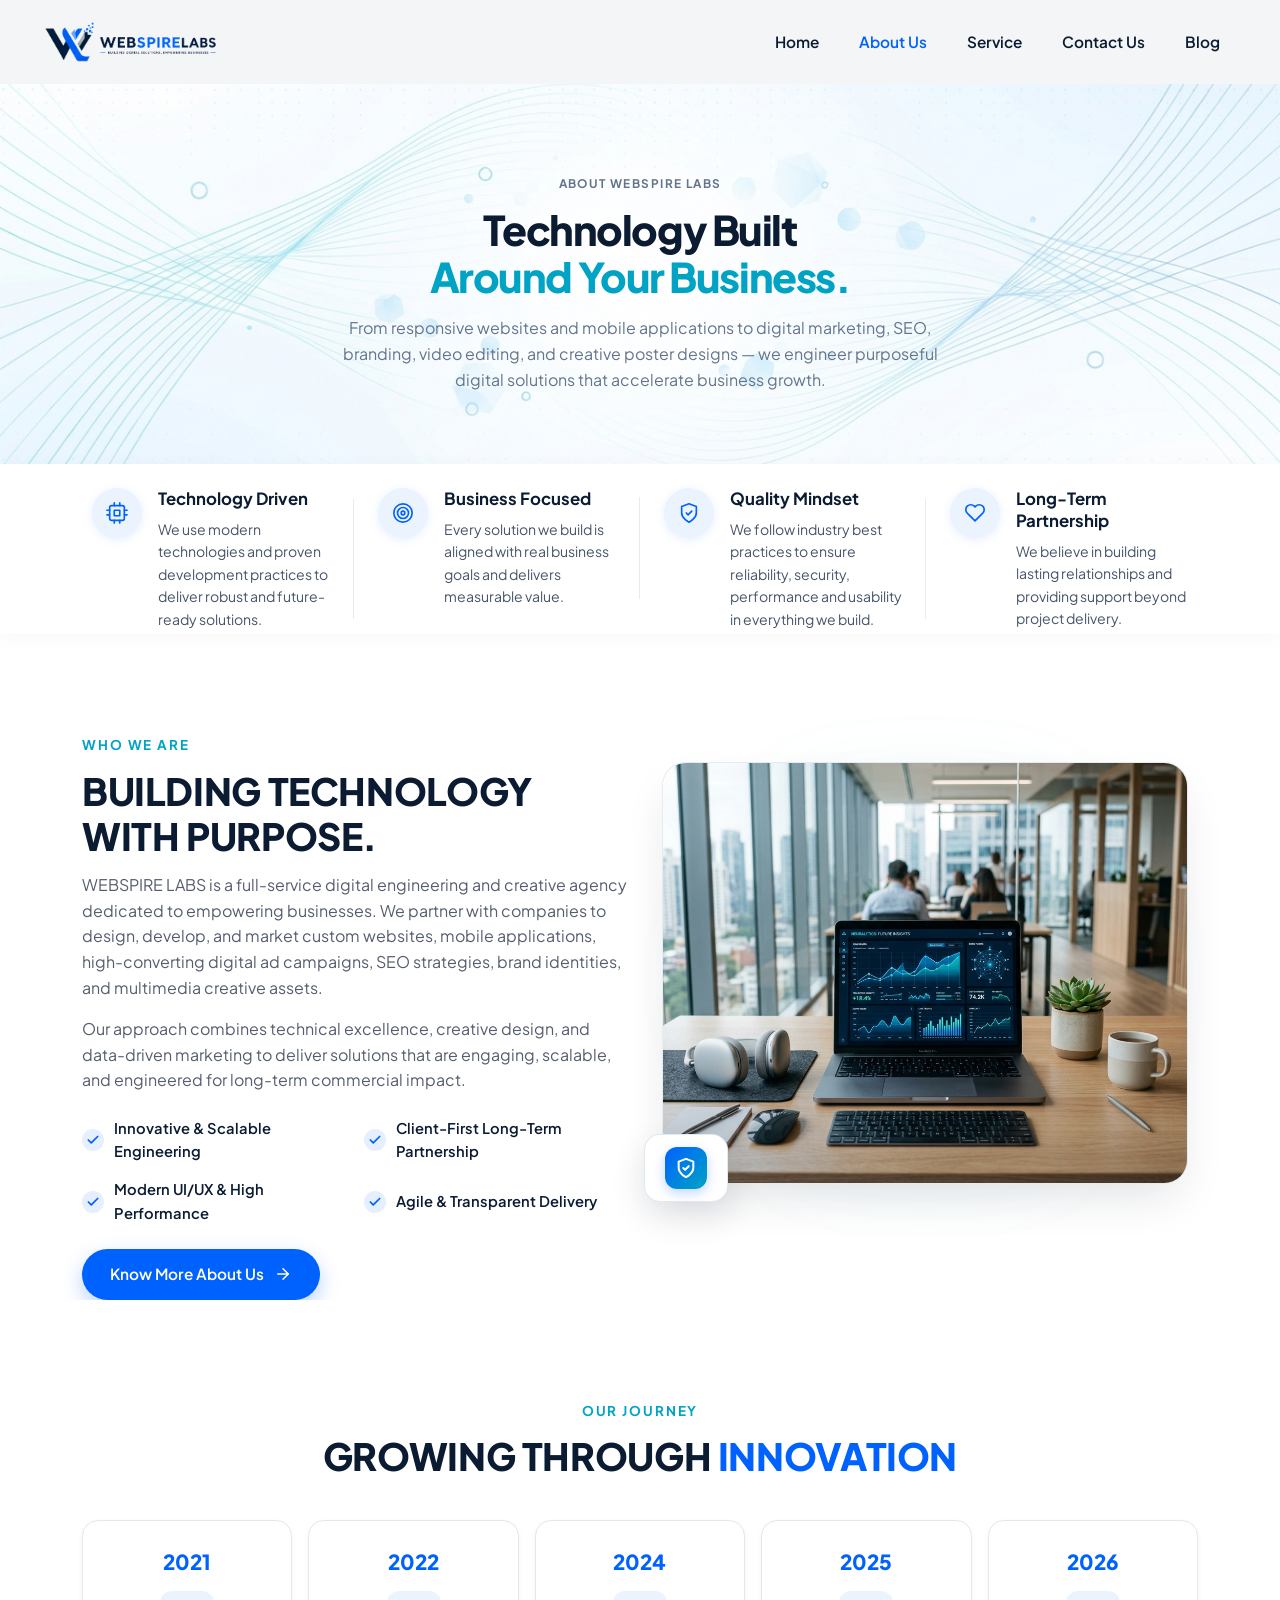
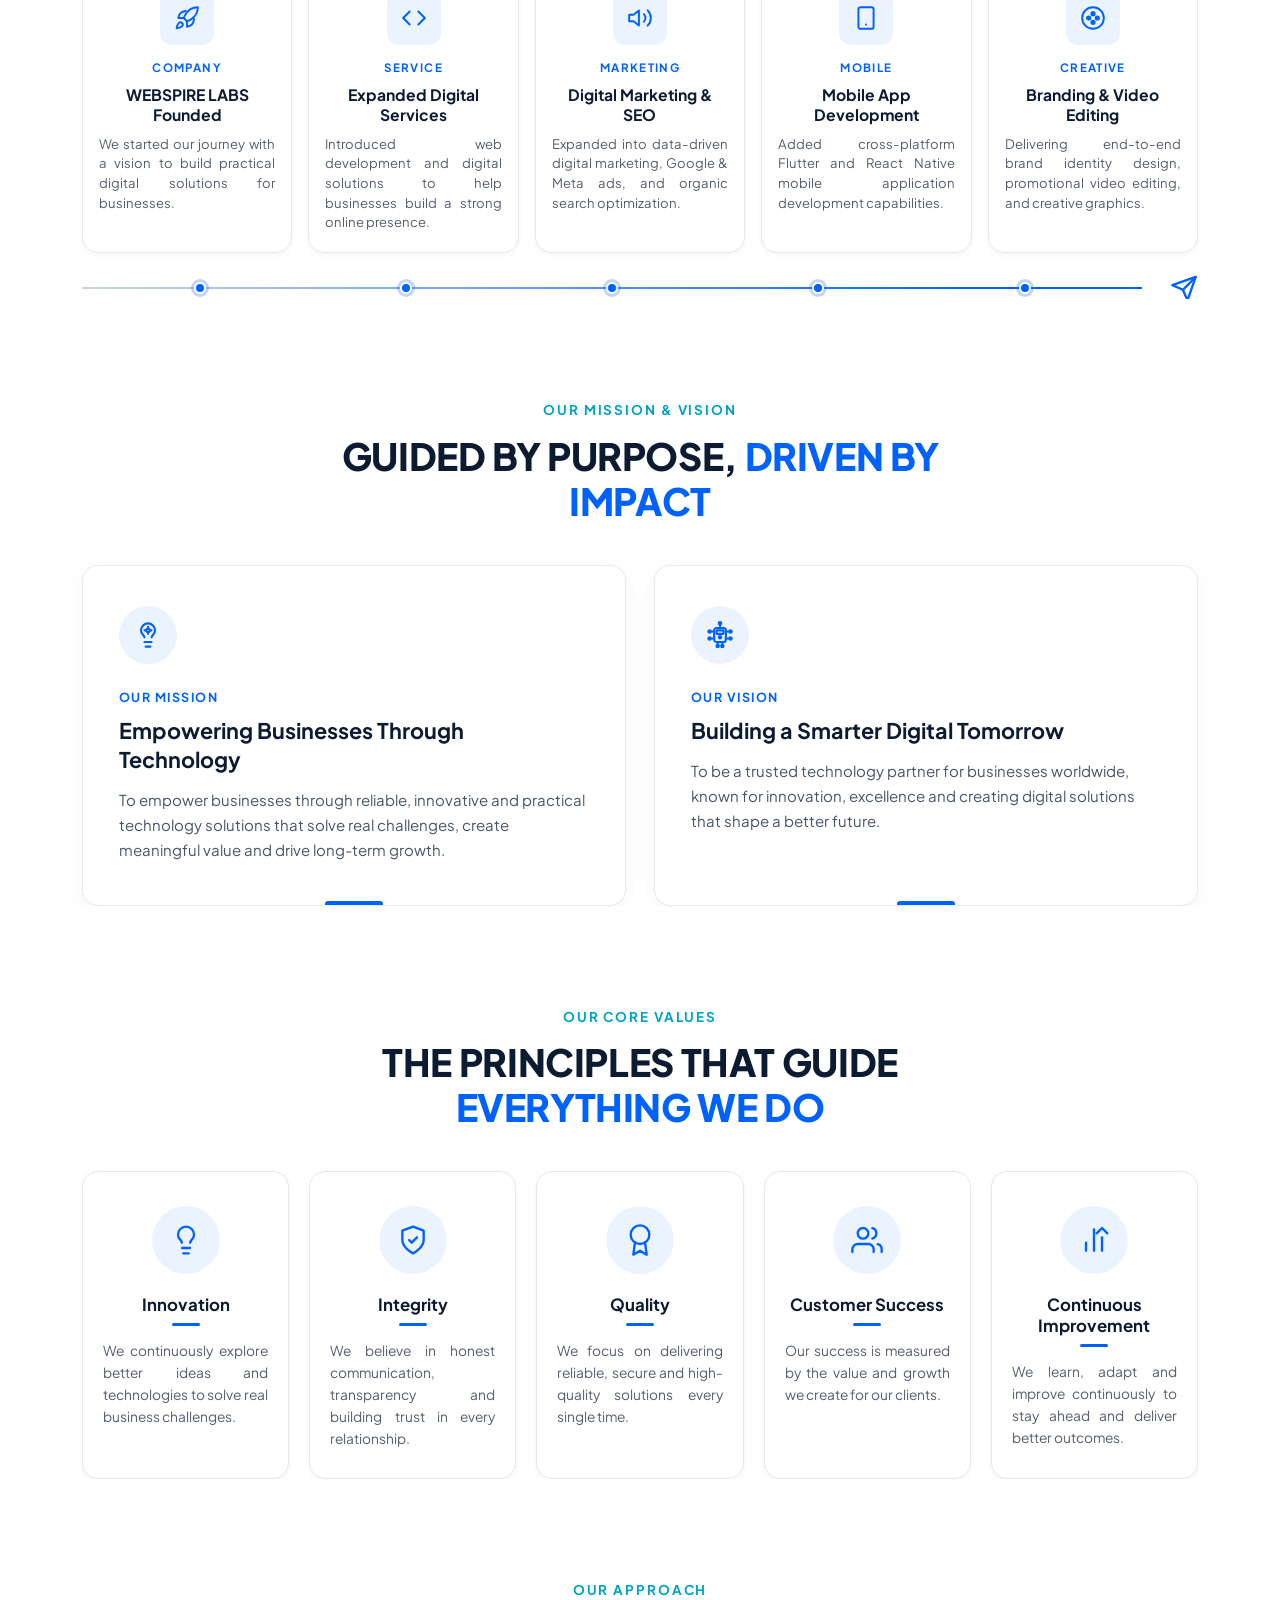
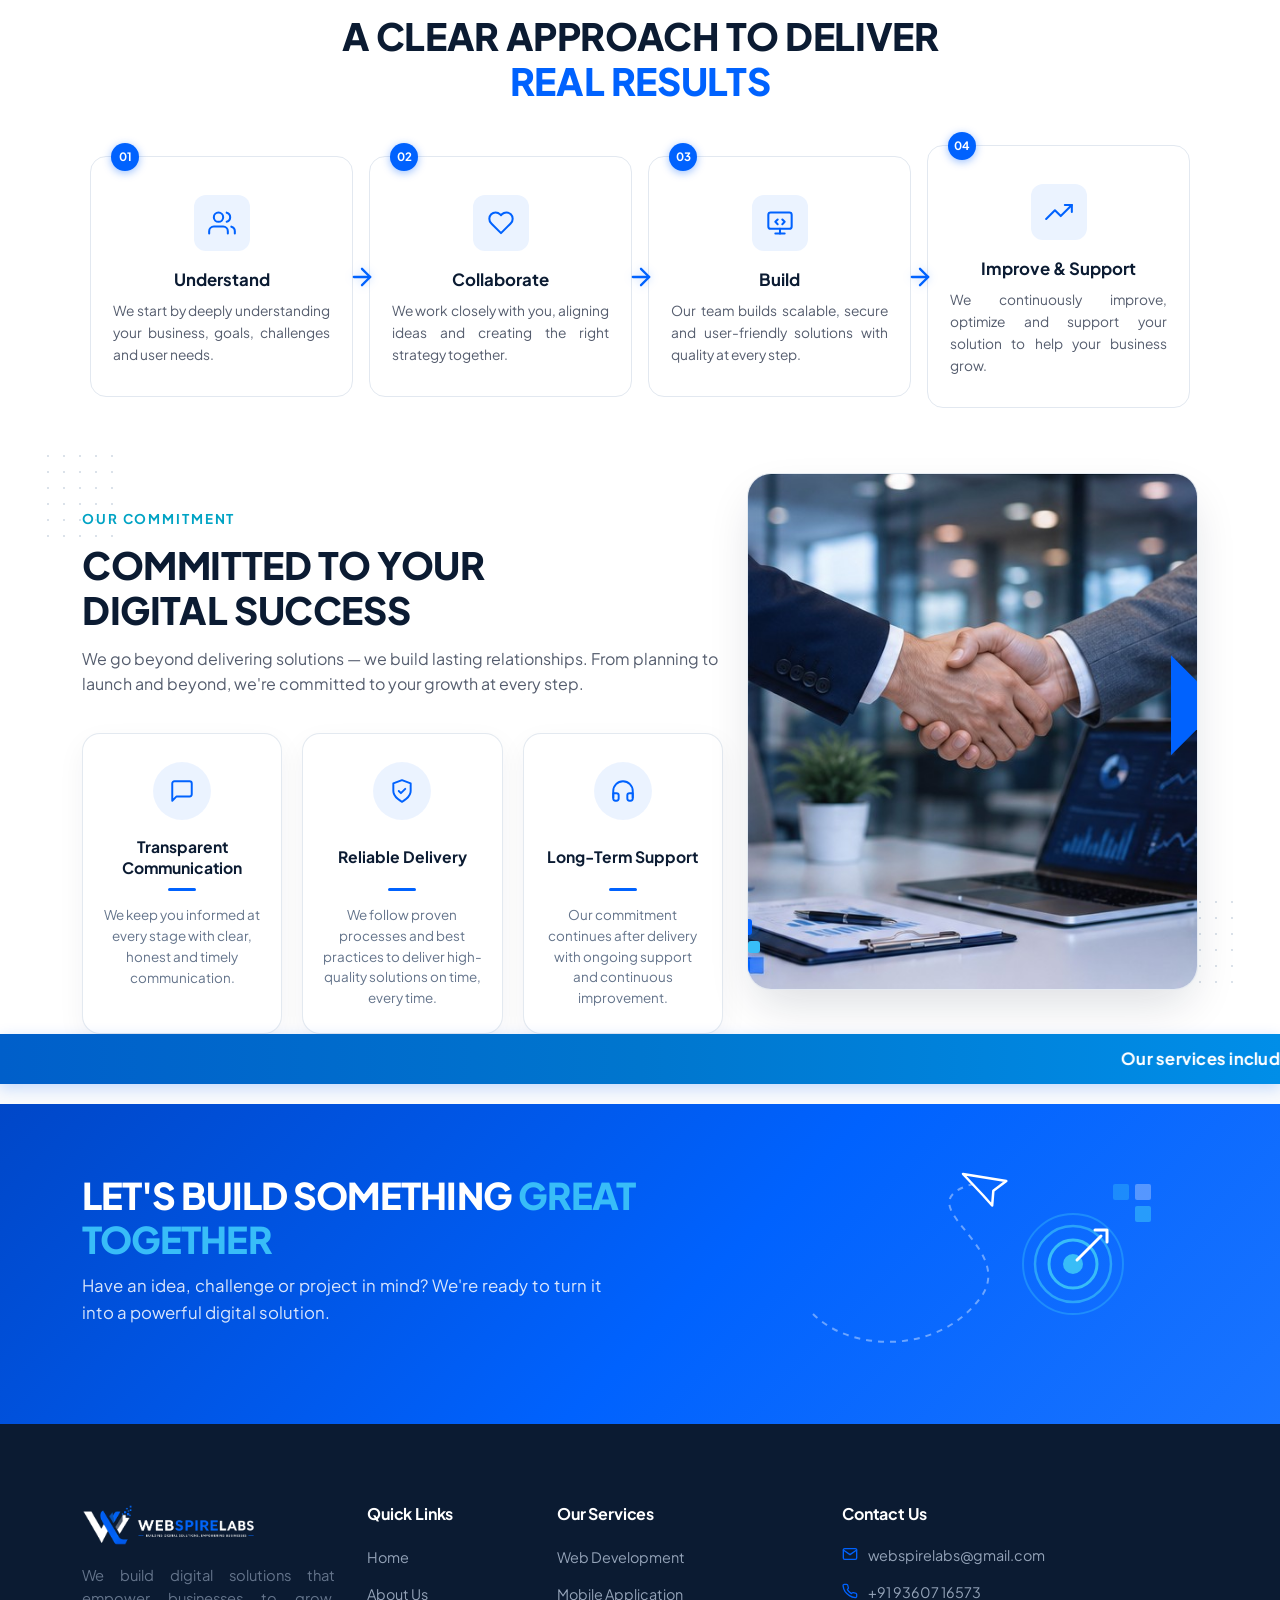
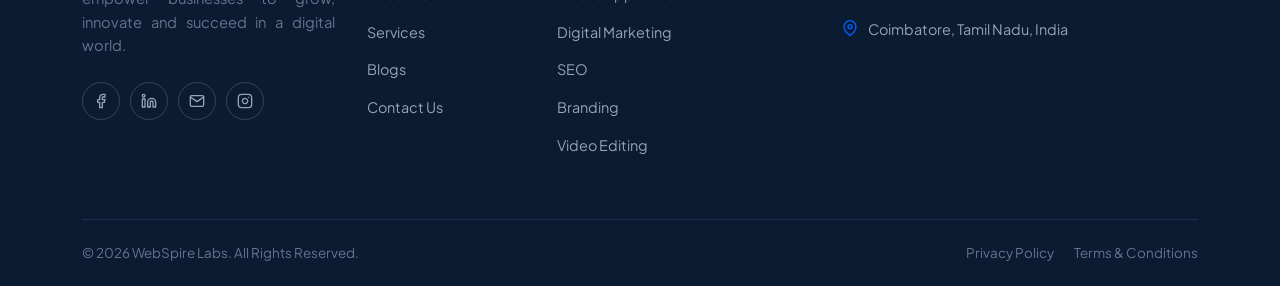
<file: about.html>
<!DOCTYPE html>
<html lang="en">
<head>
  <!-- Character Encoding & Viewport -->
  <meta charset="UTF-8">
  <meta name="viewport" content="width=device-width, initial-scale=1.0">
  <meta http-equiv="X-UA-Compatible" content="IE=edge">

  <!-- Primary SEO Meta Tags -->
  <title>About Us | WebSpire Labs — Technology Built Around Your Business</title>
  <meta name="title" content="About Us | WebSpire Labs — Technology Built Around Your Business">
  <meta name="description" content="Learn about WebSpire Labs — our story, journey, mission, core values, and approach to building reliable, scalable and innovative digital solutions for businesses worldwide.">
  <meta name="keywords" content="About WebSpire Labs, IT company, software development team, technology partner, digital solutions, WebSpire Labs story, mission, core values">
  <meta name="author" content="WebSpire Labs">
  <meta name="robots" content="index, follow">
  <link rel="canonical" href="https://www.webspirelabs.com/about.html">

  <!-- Open Graph / Facebook -->
  <meta property="og:type" content="website">
  <meta property="og:url" content="https://www.webspirelabs.com/about.html">
  <meta property="og:title" content="About Us | WebSpire Labs — Technology Built Around Your Business">
  <meta property="og:description" content="We build reliable, scalable and innovative digital solutions that help businesses transform ideas into meaningful technology.">
  <meta property="og:image" content="asstes/logo_1.png">

  <!-- Twitter Card -->
  <meta name="twitter:card" content="summary_large_image">
  <meta name="twitter:url" content="https://www.webspirelabs.com/about.html">
  <meta name="twitter:title" content="About Us | WebSpire Labs — Technology Built Around Your Business">
  <meta name="twitter:description" content="We build reliable, scalable and innovative digital solutions that help businesses transform ideas into meaningful technology.">
  <meta name="twitter:image" content="asstes/logo_1.png">

  <!-- Favicon -->
  <link rel="icon" type="image/png" href="asstes/favicon.png">

  <!-- Google Fonts Preconnect & Stylesheet -->
  <link rel="preconnect" href="https://fonts.googleapis.com">
  <link rel="preconnect" href="https://fonts.gstatic.com" crossorigin>
  <link href="https://fonts.googleapis.com/css2?family=Plus+Jakarta+Sans:wght@400;500;600;700;800&display=swap" rel="stylesheet">

  <!-- Bootstrap 5 CSS CDN -->
  <link href="https://cdn.jsdelivr.net/npm/bootstrap@5.3.3/dist/css/bootstrap.min.css" rel="stylesheet" integrity="sha384-QWTKZyjpPEjISv5WaRU9OFeRpok6YctnYmDr5pNlyT2bRjXh0JMhjY6hW+ALEwIH" crossorigin="anonymous">

  <!-- Custom Stylesheet (Global Tokens, Navigation, Footer) -->
  <link rel="stylesheet" href="css/style.css">

  <!-- About Us Specific Stylesheet -->
  <link rel="stylesheet" href="css/about.css">

  <!-- Schema.org JSON-LD Structured Data for SEO -->
  <script type="application/ld+json">
  {
    "@context": "https://schema.org",
    "@type": "AboutPage",
    "name": "About WebSpire Labs",
    "url": "https://www.webspirelabs.com/about.html",
    "description": "Learn about WebSpire Labs — our journey, mission, values, and approach to building scalable digital solutions.",
    "mainEntity": {
      "@type": "Organization",
      "name": "WebSpire Labs",
      "url": "https://www.webspirelabs.com",
      "logo": "asstes/logo_1.png",
      "slogan": "Building Digital Solutions, Empowering Businesses",
      "foundingDate": "2021"
    }
  }
  </script>
</head>
<body>

  <!-- Accessibility Skip Link -->
  <a href="#main-content" class="skip-to-content">Skip to main content</a>

  <!-- ==========================================================================
       Header & Navigation Bar (Common)
       ========================================================================== -->
  <header class="header-navbar" id="siteHeader">
    <div class="container">
      <nav class="navbar navbar-expand-lg p-0" aria-label="Main Navigation">
        
        <!-- Brand Logo -->
        <a class="navbar-brand brand-logo-container" href="index.html" aria-label="WebSpire Labs Home">
          <img src="asstes/logo_1.png" alt="WebSpire Labs - Building Digital Solutions, Empowering Businesses" class="brand-logo-img" width="174" height="42">
        </a>

        <!-- Mobile Toggler -->
        <button class="navbar-toggler d-lg-none border-0 p-1" type="button" data-bs-toggle="collapse" data-bs-target="#navbarMainContent" aria-controls="navbarMainContent" aria-expanded="false" aria-label="Toggle navigation">
          <span class="navbar-toggler-icon"></span>
        </button>

        <!-- Navbar Menu Items -->
        <div class="collapse navbar-collapse justify-content-end" id="navbarMainContent">
          <ul class="navbar-nav ms-auto align-items-lg-center gap-lg-2 my-3 my-lg-0">
            <li class="nav-item">
              <a class="nav-link nav-link-custom" href="index.html">Home</a>
            </li>
            <li class="nav-item">
              <a class="nav-link nav-link-custom active" aria-current="page" href="about.html">About Us</a>
            </li>
            <li class="nav-item">
              <a class="nav-link nav-link-custom" href="services.html">Service</a>
            </li>
            <li class="nav-item">
              <a class="nav-link nav-link-custom" href="contact.html">Contact Us</a>
            </li>
            <li class="nav-item">
              <a class="nav-link nav-link-custom" href="blog.html">Blog</a>
            </li>
          </ul>
        </div>

      </nav>
    </div>
  </header>

  <!-- ==========================================================================
       Main Content Landmark
       ========================================================================== -->
  <main id="main-content">

    <!-- ==========================================================================
         Section 01: About Hero Banner (Cognisive-Inspired / Home Page Aesthetic)
         ========================================================================== -->
    <section class="hero-section subpage-hero" id="about-hero" aria-labelledby="about-hero-title">
      <!-- High-Tech Constellation & Network Mesh Backdrop (Matches Home Page) -->
      <div class="hero-network-backdrop" aria-hidden="true">
        
      </div>

      <div class="container hero-container">
        <div class="row align-items-center justify-content-center">
          <!-- Center Content (Compact Inner-Page Banner) -->
          <div class="col-12 col-md-10 col-lg-8 col-xl-7 mx-auto hero-text-col text-center">
            <span class="section-eyebrow hero-slide-badge">
              ABOUT WEBSPIRE LABS
            </span>
            <h1 class="hero-headline" id="about-hero-title">
              Technology Built<br>
              <span class="highlight-cyan">Around Your Business.</span>
            </h1>
            <p class="hero-description">
              From responsive websites and mobile applications to digital marketing, SEO, branding, video editing, and creative poster designs &mdash; we engineer purposeful digital solutions that accelerate business growth.
            </p>
          
          </div>
        </div>
      </div>
    </section>



    <!-- ==========================================================================
         Section 02: What We Do (Inline Feature Strip — Core Capabilities)
         ========================================================================== -->
    <section class="what-we-do-strip" id="what-we-do" aria-label="Core Capabilities">
      <div class="container">
        <div class="wwdo-grid">
          
          <!-- Item 1: Technology Driven -->
          <div class="wwdo-item">
            <div class="wwdo-icon-wrap" aria-hidden="true">
              <!-- Chip / CPU SVG -->
              <svg viewBox="0 0 24 24" fill="none" stroke="currentColor" stroke-linecap="round" stroke-linejoin="round">
                <rect x="4" y="4" width="16" height="16" rx="2" ry="2"></rect>
                <rect x="9" y="9" width="6" height="6"></rect>
                <line x1="9" y1="1" x2="9" y2="4"></line>
                <line x1="15" y1="1" x2="15" y2="4"></line>
                <line x1="9" y1="20" x2="9" y2="23"></line>
                <line x1="15" y1="20" x2="15" y2="23"></line>
                <line x1="20" y1="9" x2="23" y2="9"></line>
                <line x1="20" y1="14" x2="23" y2="14"></line>
                <line x1="1" y1="9" x2="4" y2="9"></line>
                <line x1="1" y1="14" x2="4" y2="14"></line>
              </svg>
            </div>
            <div>
              <h3 class="wwdo-title">Technology Driven</h3>
              <p class="wwdo-desc">We use modern technologies and proven development practices to deliver robust and future-ready solutions.</p>
            </div>
          </div>

          <!-- Item 2: Business Focused -->
          <div class="wwdo-item">
            <div class="wwdo-icon-wrap" aria-hidden="true">
              <!-- Target / Bullseye SVG -->
              <svg viewBox="0 0 24 24" fill="none" stroke="currentColor" stroke-linecap="round" stroke-linejoin="round">
                <circle cx="12" cy="12" r="10"></circle>
                <circle cx="12" cy="12" r="6"></circle>
                <circle cx="12" cy="12" r="2"></circle>
              </svg>
            </div>
            <div>
              <h3 class="wwdo-title">Business Focused</h3>
              <p class="wwdo-desc">Every solution we build is aligned with real business goals and delivers measurable value.</p>
            </div>
          </div>

          <!-- Item 3: Quality Mindset -->
          <div class="wwdo-item">
            <div class="wwdo-icon-wrap" aria-hidden="true">
              <!-- Shield Check SVG -->
              <svg viewBox="0 0 24 24" fill="none" stroke="currentColor" stroke-linecap="round" stroke-linejoin="round">
                <path d="M12 22s8-4 8-10V5l-8-3-8 3v7c0 6 8 10 8 10z"></path>
                <polyline points="9 12 11 14 15 10"></polyline>
              </svg>
            </div>
            <div>
              <h3 class="wwdo-title">Quality Mindset</h3>
              <p class="wwdo-desc">We follow industry best practices to ensure reliability, security, performance and usability in everything we build.</p>
            </div>
          </div>

          <!-- Item 4: Long-Term Partnership -->
          <div class="wwdo-item">
            <div class="wwdo-icon-wrap" aria-hidden="true">
              <!-- Handshake SVG -->
              <svg viewBox="0 0 24 24" fill="none" stroke="currentColor" stroke-linecap="round" stroke-linejoin="round">
                <path d="M20.42 4.58a5.4 5.4 0 0 0-7.65 0l-.77.78-.77-.78a5.4 5.4 0 0 0-7.65 7.65l.77.78L12 20.67l7.65-7.66.77-.78a5.4 5.4 0 0 0 0-7.65z"></path>
              </svg>
            </div>
            <div>
              <h3 class="wwdo-title">Long-Term Partnership</h3>
              <p class="wwdo-desc">We believe in building lasting relationships and providing support beyond project delivery.</p>
            </div>
          </div>

        </div>
      </div>
    </section>

    <!-- ==========================================================================
         Section 03: Who We Are (image5.png - Top)
         ========================================================================== -->
    <section class="who-we-are-section" id="who-we-are" aria-labelledby="who-we-are-title">
      <div class="container">
        <div class="row align-items-center gy-5">
          
          <!-- Left Column: Content -->
          <div class="col-lg-6">
            <span class="section-eyebrow">WHO WE ARE</span>
            <h2 class="section-title" id="who-we-are-title">
              Building Technology With <span class="highlight-cyan">Purpose.</span>
            </h2>
            <p class="hero-description mb-3">
              WEBSPIRE LABS is a full-service digital engineering and creative agency dedicated to empowering businesses. We partner with companies to design, develop, and market custom websites, mobile applications, high-converting digital ad campaigns, SEO strategies, brand identities, and multimedia creative assets.
            </p>
            <p class="hero-description mb-4">
              Our approach combines technical excellence, creative design, and data-driven marketing to deliver solutions that are engaging, scalable, and engineered for long-term commercial impact.
            </p>

            <!-- Key Feature Checkpoints -->
            <div class="who-checkpoints-grid mb-4">
              <div class="who-checkpoint-item">
                <span class="who-check-icon" aria-hidden="true">
                  <svg width="14" height="14" viewBox="0 0 24 24" fill="none" stroke="currentColor" stroke-width="3" stroke-linecap="round" stroke-linejoin="round">
                    <polyline points="20 6 9 17 4 12"></polyline>
                  </svg>
                </span>
                <span class="who-checkpoint-text">Innovative &amp; Scalable Engineering</span>
              </div>
              <div class="who-checkpoint-item">
                <span class="who-check-icon" aria-hidden="true">
                  <svg width="14" height="14" viewBox="0 0 24 24" fill="none" stroke="currentColor" stroke-width="3" stroke-linecap="round" stroke-linejoin="round">
                    <polyline points="20 6 9 17 4 12"></polyline>
                  </svg>
                </span>
                <span class="who-checkpoint-text">Client-First Long-Term Partnership</span>
              </div>
              <div class="who-checkpoint-item">
                <span class="who-check-icon" aria-hidden="true">
                  <svg width="14" height="14" viewBox="0 0 24 24" fill="none" stroke="currentColor" stroke-width="3" stroke-linecap="round" stroke-linejoin="round">
                    <polyline points="20 6 9 17 4 12"></polyline>
                  </svg>
                </span>
                <span class="who-checkpoint-text">Modern UI/UX &amp; High Performance</span>
              </div>
              <div class="who-checkpoint-item">
                <span class="who-check-icon" aria-hidden="true">
                  <svg width="14" height="14" viewBox="0 0 24 24" fill="none" stroke="currentColor" stroke-width="3" stroke-linecap="round" stroke-linejoin="round">
                    <polyline points="20 6 9 17 4 12"></polyline>
                  </svg>
                </span>
                <span class="who-checkpoint-text">Agile &amp; Transparent Delivery</span>
              </div>
            </div>

            <a href="#our-journey" class="btn-feature-primary" id="knowMoreBtn">
              Know More About Us
              <svg viewBox="0 0 24 24" fill="none" stroke="currentColor" stroke-linecap="round" stroke-linejoin="round" aria-hidden="true">
                <line x1="5" y1="12" x2="19" y2="12"></line>
                <polyline points="12 5 19 12 12 19"></polyline>
              </svg>
            </a>
          </div>

          <!-- Right Column: Single High-Definition Visual Showcase -->
          <div class="col-lg-6">
            <div class="who-single-visual-wrap">
              <!-- Ambient Glow Accent behind image -->
              <div class="who-glow-backdrop" aria-hidden="true"></div>
              
              <!-- Main Single Image Card -->
              <div class="who-main-image-card">
                <img src="asstes/contact-hero.jpg" alt="WebSpire Labs engineering workspace and technology solutions team" class="who-single-img" loading="lazy" width="600" height="420">
                <div class="who-img-overlay" aria-hidden="true"></div>
              </div>

              <!-- Floating Stat/Trust Badge -->
              <div class="who-floating-badge">
                <div class="who-badge-icon" aria-hidden="true">
                  <svg width="22" height="22" viewBox="0 0 24 24" fill="none" stroke="currentColor" stroke-width="2.2" stroke-linecap="round" stroke-linejoin="round">
                    <path d="M12 22s8-4 8-10V5l-8-3-8 3v7c0 6 8 10 8 10z"></path>
                    <polyline points="9 12 11 14 15 10"></polyline>
                  </svg>
                </div>
                
              </div>
            </div>
          </div>

        </div>
      </div>
    </section>

    <!-- ==========================================================================
         Section 03: Our Journey / Timeline (image5.png - Bottom)
         ========================================================================== -->
    <section class="journey-section" id="our-journey" aria-labelledby="journey-title">
      <div class="container">
        
        <!-- Header -->
        <div class="section-header">
          <span class="section-eyebrow">OUR JOURNEY</span>
          <h2 class="section-title" id="journey-title">
            Growing Through <span class="highlight-blue">Innovation</span>
          </h2>
          <!-- <p class="section-subtitle">
            From our early beginnings to the solutions we deliver today, every milestone represents a step forward in our journey to create meaningful digital solutions.
          </p> -->
        </div>

        <!-- 5 Milestone Cards Grid -->
        <div class="journey-timeline-grid">

          <!-- Card 1: 2021 -->
          <div class="timeline-card">
            <div class="timeline-year">2021</div>
            <div class="timeline-icon-box" aria-hidden="true">
              <!-- Rocket Icon -->
              <svg viewBox="0 0 24 24" fill="none" stroke="currentColor" stroke-linecap="round" stroke-linejoin="round">
                <path d="M4.5 16.5c-1.5 1.26-2 5-2 5s3.74-.5 5-2c.71-.84.7-2.13-.09-2.91a2.18 2.18 0 0 0-2.91-.09z"></path>
                <path d="M12 15l-3-3a22 22 0 0 1 2-3.95A12.88 12.88 0 0 1 22 2c0 2.72-.78 7.5-6 11a22.35 22.35 0 0 1-4 2z"></path>
                <path d="M9 12H4s.55-3.03 2-4.5c1.62-1.63 5-2 5-2"></path>
                <path d="M12 15v5s3.03-.55 4.5-2c1.63-1.62 2-5 2-5"></path>
              </svg>
            </div>
            <span class="timeline-category">COMPANY</span>
            <h3 class="timeline-title">WEBSPIRE LABS Founded</h3>
            <p class="timeline-desc">We started our journey with a vision to build practical digital solutions for businesses.</p>
          </div>

          <!-- Card 2: 2022 -->
          <div class="timeline-card">
            <div class="timeline-year">2022</div>
            <div class="timeline-icon-box" aria-hidden="true">
              <!-- Code Tag Icon -->
              <svg viewBox="0 0 24 24" fill="none" stroke="currentColor" stroke-linecap="round" stroke-linejoin="round">
                <polyline points="16 18 22 12 16 6"></polyline>
                <polyline points="8 6 2 12 8 18"></polyline>
              </svg>
            </div>
            <span class="timeline-category">SERVICE</span>
            <h3 class="timeline-title">Expanded Digital Services</h3>
            <p class="timeline-desc">Introduced web development and digital solutions to help businesses build a strong online presence.</p>
          </div>

          <!-- Card 3: 2024 -->
          <div class="timeline-card">
            <div class="timeline-year">2024</div>
            <div class="timeline-icon-box" aria-hidden="true">
              <!-- Marketing / Megaphone Icon -->
              <svg viewBox="0 0 24 24" fill="none" stroke="currentColor" stroke-linecap="round" stroke-linejoin="round">
                <polygon points="11 5 6 9 2 9 2 15 6 15 11 19 11 5"></polygon>
                <path d="M15.54 8.46a5 5 0 0 1 0 7.07"></path>
                <path d="M19.07 4.93a10 10 0 0 1 0 14.14"></path>
              </svg>
            </div>
            <span class="timeline-category">MARKETING</span>
            <h3 class="timeline-title">Digital Marketing &amp; SEO</h3>
            <p class="timeline-desc">Expanded into data-driven digital marketing, Google &amp; Meta ads, and organic search optimization.</p>
          </div>

          <!-- Card 4: 2025 -->
          <div class="timeline-card">
            <div class="timeline-year">2025</div>
            <div class="timeline-icon-box" aria-hidden="true">
              <!-- Mobile Phone Icon -->
              <svg viewBox="0 0 24 24" fill="none" stroke="currentColor" stroke-linecap="round" stroke-linejoin="round">
                <rect x="5" y="2" width="14" height="20" rx="2" ry="2"></rect>
                <line x1="12" y1="18" x2="12.01" y2="18"></line>
              </svg>
            </div>
            <span class="timeline-category">MOBILE</span>
            <h3 class="timeline-title">Mobile App Development</h3>
            <p class="timeline-desc">Added cross-platform Flutter and React Native mobile application development capabilities.</p>
          </div>

          <!-- Card 5: 2026 -->
          <div class="timeline-card">
            <div class="timeline-year">2026</div>
            <div class="timeline-icon-box" aria-hidden="true">
              <!-- Palette / Creative Media Icon -->
              <svg viewBox="0 0 24 24" fill="none" stroke="currentColor" stroke-linecap="round" stroke-linejoin="round">
                <circle cx="12" cy="12" r="10"></circle>
                <circle cx="12" cy="8" r="1.5" fill="currentColor"></circle>
                <circle cx="8" cy="12" r="1.5" fill="currentColor"></circle>
                <circle cx="16" cy="12" r="1.5" fill="currentColor"></circle>
                <circle cx="12" cy="16" r="1.5" fill="currentColor"></circle>
              </svg>
            </div>
            <span class="timeline-category">CREATIVE</span>
            <h3 class="timeline-title">Branding &amp; Video Editing</h3>
            <p class="timeline-desc">Delivering end-to-end brand identity design, promotional video editing, and creative graphics.</p>
          </div>

        </div>

        <!-- Horizontal Timeline Track with 5 Node Dots & End Paper Plane -->
        <div class="timeline-track-wrap" aria-hidden="true">
          <div class="timeline-track-line">
            <span class="timeline-node"></span>
            <span class="timeline-node"></span>
            <span class="timeline-node"></span>
            <span class="timeline-node"></span>
            <span class="timeline-node"></span>
          </div>
          <div class="timeline-paper-plane">
            <svg viewBox="0 0 24 24" stroke-linecap="round" stroke-linejoin="round">
              <line x1="22" y1="2" x2="11" y2="13"></line>
              <polygon points="22 2 15 22 11 13 2 9 22 2"></polygon>
            </svg>
          </div>
        </div>

      </div>
    </section>

    <!-- ==========================================================================
         Section 05: Mission & Vision (image7.png)
         ========================================================================== -->
    <section class="mission-vision-section" id="mission-vision" aria-labelledby="mv-title">
      <div class="container">
        
        <!-- Header -->
        <div class="section-header">
          <span class="section-eyebrow">OUR MISSION &amp; VISION</span>
          <h2 class="section-title" id="mv-title">
            Guided by Purpose, <span class="highlight-blue">Driven by Impact</span>
          </h2>
          <!-- <p class="section-subtitle">
            Our mission defines why we exist, and our vision inspires where we're headed. Together, they shape the solutions we build and the impact we create.
          </p> -->
        </div>

        <!-- Mission & Vision 2-Card Grid (Screenshot 2 Modern Design) -->
        <div class="mv-panels-wrapper">
          
          <!-- Left Panel: Our Mission -->
          <div class="mv-panel">
            <div class="mv-panel-icon" aria-hidden="true">
              <!-- AI / Innovation Lightbulb SVG matching Screenshot 2 -->
              <svg viewBox="0 0 24 24" fill="none" stroke="currentColor" stroke-linecap="round" stroke-linejoin="round">
                <path d="M9 18h6"></path>
                <path d="M10 22h4"></path>
                <path d="M15.09 14c.18-.98.65-1.74 1.41-2.5A4.65 4.65 0 0 0 18 8 6 6 0 0 0 6 8c0 1 .23 2.23 1.5 3.5A4.61 4.61 0 0 1 8.91 14"></path>
                <circle cx="12" cy="8" r="1.5"></circle>
                <path d="M12 6.5V5"></path>
                <path d="M10.5 8H9"></path>
                <path d="M13.5 8H15"></path>
                <path d="M12 9.5V11"></path>
              </svg>
            </div>
            <span class="mv-eyebrow">OUR MISSION</span>
            <h3 class="mv-title">Empowering Businesses Through Technology</h3>
            <p class="mv-desc">
              To empower businesses through reliable, innovative and practical technology solutions that solve real challenges, create meaningful value and drive long-term growth.
            </p>
            <div class="mv-bottom-bar" aria-hidden="true"></div>
          </div>

          <!-- Right Panel: Our Vision -->
          <div class="mv-panel">
            <div class="mv-panel-icon" aria-hidden="true">
              <!-- Connected System / Network Module SVG matching Screenshot 2 -->
              <svg viewBox="0 0 24 24" fill="none" stroke="currentColor" stroke-linecap="round" stroke-linejoin="round">
                <rect x="7" y="6" width="10" height="12" rx="2"></rect>
                <rect x="9" y="8" width="6" height="3" rx="0.5"></rect>
                <circle cx="12" cy="14" r="1"></circle>
                <path d="M7 9H4"></path>
                <circle cx="3" cy="9" r="1"></circle>
                <path d="M7 15H4"></path>
                <circle cx="3" cy="15" r="1"></circle>
                <path d="M17 9h3"></path>
                <circle cx="21" cy="9" r="1"></circle>
                <path d="M17 15h3"></path>
                <circle cx="21" cy="15" r="1"></circle>
                <path d="M12 6V3"></path>
                <circle cx="12" cy="2" r="1"></circle>
                <path d="M10 18v2.5"></path>
                <circle cx="10" cy="21.5" r="1"></circle>
                <path d="M14 18v2.5"></path>
                <circle cx="14" cy="21.5" r="1"></circle>
              </svg>
            </div>
            <span class="mv-eyebrow">OUR VISION</span>
            <h3 class="mv-title">Building a Smarter Digital Tomorrow</h3>
            <p class="mv-desc">
              To be a trusted technology partner for businesses worldwide, known for innovation, excellence and creating digital solutions that shape a better future.
            </p>
            <div class="mv-bottom-bar" aria-hidden="true"></div>
          </div>

        </div>

      </div>
    </section>

    <!-- ==========================================================================
         Section 06: Core Values (image6.png - Top)
         ========================================================================== -->
    <section class="core-values-section" id="core-values" aria-labelledby="values-title">
      <div class="container">
        
        <!-- Header -->
        <div class="section-header">
          <span class="section-eyebrow">OUR CORE VALUES</span>
          <h2 class="section-title" id="values-title">
            The Principles That Guide <span class="highlight-blue">Everything We Do</span>
          </h2>
          <!-- <p class="section-subtitle">
            Our values shape our culture, drive our decisions and reflect our commitment to our clients, our team and the solutions we deliver.
          </p> -->
        </div>

        <!-- 5 Values Cards Grid -->
        <div class="values-grid">

          <!-- Value 1: Innovation -->
          <article class="value-card">
            <div class="value-icon-wrap" aria-hidden="true">
              <!-- Lightbulb Sparkle Icon -->
              <svg viewBox="0 0 24 24" fill="none" stroke="currentColor" stroke-linecap="round" stroke-linejoin="round">
                <line x1="9" y1="18" x2="15" y2="18"></line>
                <line x1="10" y1="22" x2="14" y2="22"></line>
                <path d="M15.09 14c.18-.98.65-1.74 1.41-2.5A4.65 4.65 0 0 0 18 8 6 6 0 0 0 6 8c0 1 .23 2.23 1.5 3.5A4.61 4.61 0 0 1 8.91 14"></path>
              </svg>
            </div>
            <h3 class="value-title">Innovation</h3>
            <div class="value-title-underline"></div>
            <p class="value-desc">We continuously explore better ideas and technologies to solve real business challenges.</p>
          </article>

          <!-- Value 2: Integrity -->
          <article class="value-card">
            <div class="value-icon-wrap" aria-hidden="true">
              <!-- Shield Check Icon -->
              <svg viewBox="0 0 24 24" fill="none" stroke="currentColor" stroke-linecap="round" stroke-linejoin="round">
                <path d="M12 22s8-4 8-10V5l-8-3-8 3v7c0 6 8 10 8 10z"></path>
                <polyline points="9 12 11 14 15 10"></polyline>
              </svg>
            </div>
            <h3 class="value-title">Integrity</h3>
            <div class="value-title-underline"></div>
            <p class="value-desc">We believe in honest communication, transparency and building trust in every relationship.</p>
          </article>

          <!-- Value 3: Quality -->
          <article class="value-card">
            <div class="value-icon-wrap" aria-hidden="true">
              <!-- Award Ribbon Star Icon -->
              <svg viewBox="0 0 24 24" fill="none" stroke="currentColor" stroke-linecap="round" stroke-linejoin="round">
                <circle cx="12" cy="8" r="7"></circle>
                <polyline points="8.21 13.89 7 23 12 20 17 23 15.79 13.88"></polyline>
              </svg>
            </div>
            <h3 class="value-title">Quality</h3>
            <div class="value-title-underline"></div>
            <p class="value-desc">We focus on delivering reliable, secure and high-quality solutions every single time.</p>
          </article>

          <!-- Value 4: Customer Success -->
          <article class="value-card">
            <div class="value-icon-wrap" aria-hidden="true">
              <!-- Users Star Icon -->
              <svg viewBox="0 0 24 24" fill="none" stroke="currentColor" stroke-linecap="round" stroke-linejoin="round">
                <path d="M17 21v-2a4 4 0 0 0-4-4H5a4 4 0 0 0-4 4v2"></path>
                <circle cx="9" cy="7" r="4"></circle>
                <path d="M23 21v-2a4 4 0 0 0-3-3.87"></path>
                <path d="M16 3.13a4 4 0 0 1 0 7.75"></path>
              </svg>
            </div>
            <h3 class="value-title">Customer Success</h3>
            <div class="value-title-underline"></div>
            <p class="value-desc">Our success is measured by the value and growth we create for our clients.</p>
          </article>

          <!-- Value 5: Continuous Improvement -->
          <article class="value-card">
            <div class="value-icon-wrap" aria-hidden="true">
              <!-- Chart Arrow Up Icon -->
              <svg viewBox="0 0 24 24" fill="none" stroke="currentColor" stroke-linecap="round" stroke-linejoin="round">
                <line x1="18" y1="20" x2="18" y2="10"></line>
                <line x1="12" y1="20" x2="12" y2="4"></line>
                <line x1="6" y1="20" x2="6" y2="14"></line>
                <polyline points="14 7 18 3 22 7"></polyline>
              </svg>
            </div>
            <h3 class="value-title">Continuous Improvement</h3>
            <div class="value-title-underline"></div>
            <p class="value-desc">We learn, adapt and improve continuously to stay ahead and deliver better outcomes.</p>
          </article>

        </div>

      </div>
    </section>

    <!-- ==========================================================================
         Section 07: Our Approach (image6.png - Bottom)
         ========================================================================== -->
    <section class="approach-section" id="our-approach" aria-labelledby="approach-title">
      <div class="container">
        
        <!-- Header -->
        <div class="section-header">
          <span class="section-eyebrow">OUR APPROACH</span>
          <h2 class="section-title" id="approach-title">
            A Clear Approach to Deliver <span class="highlight-blue">Real Results</span>
          </h2>
          <!-- <p class="section-subtitle">
            We follow a collaborative and outcome-driven approach to turn ideas into impactful digital solutions.
          </p> -->
        </div>

        <!-- 4 Steps Grid with Filled Blue Step Badges & Connecting Arrows -->
        <div class="approach-grid">

          <!-- Step 1: Understand -->
          <div class="approach-card">
            <span class="approach-step-badge">01</span>
            <div class="approach-icon-box" aria-hidden="true">
              <svg viewBox="0 0 24 24" fill="none" stroke="currentColor" stroke-linecap="round" stroke-linejoin="round">
                <path d="M17 21v-2a4 4 0 0 0-4-4H5a4 4 0 0 0-4 4v2"></path>
                <circle cx="9" cy="7" r="4"></circle>
                <path d="M23 21v-2a4 4 0 0 0-3-3.87"></path>
                <path d="M16 3.13a4 4 0 0 1 0 7.75"></path>
              </svg>
            </div>
            <h3 class="approach-title">Understand</h3>
            <p class="approach-desc">We start by deeply understanding your business, goals, challenges and user needs.</p>
            <!-- Connecting Arrow -->
            <div class="approach-arrow" aria-hidden="true">
              <svg viewBox="0 0 24 24" fill="none" stroke="currentColor" stroke-linecap="round" stroke-linejoin="round">
                <line x1="5" y1="12" x2="19" y2="12"></line>
                <polyline points="12 5 19 12 12 19"></polyline>
              </svg>
            </div>
          </div>

          <!-- Step 2: Collaborate -->
          <div class="approach-card">
            <span class="approach-step-badge">02</span>
            <div class="approach-icon-box" aria-hidden="true">
              <svg viewBox="0 0 24 24" fill="none" stroke="currentColor" stroke-linecap="round" stroke-linejoin="round">
                <path d="M20.42 4.58a5.4 5.4 0 0 0-7.65 0l-.77.78-.77-.78a5.4 5.4 0 0 0-7.65 7.65l.77.78L12 20.67l7.65-7.66.77-.78a5.4 5.4 0 0 0 0-7.65z"></path>
              </svg>
            </div>
            <h3 class="approach-title">Collaborate</h3>
            <p class="approach-desc">We work closely with you, aligning ideas and creating the right strategy together.</p>
            <!-- Connecting Arrow -->
            <div class="approach-arrow" aria-hidden="true">
              <svg viewBox="0 0 24 24" fill="none" stroke="currentColor" stroke-linecap="round" stroke-linejoin="round">
                <line x1="5" y1="12" x2="19" y2="12"></line>
                <polyline points="12 5 19 12 12 19"></polyline>
              </svg>
            </div>
          </div>

          <!-- Step 3: Build -->
          <div class="approach-card">
            <span class="approach-step-badge">03</span>
            <div class="approach-icon-box" aria-hidden="true">
              <svg viewBox="0 0 24 24" fill="none" stroke="currentColor" stroke-linecap="round" stroke-linejoin="round">
                <rect x="2" y="3" width="20" height="14" rx="2" ry="2"></rect>
                <line x1="8" y1="21" x2="16" y2="21"></line>
                <line x1="12" y1="17" x2="12" y2="21"></line>
                <polyline points="10 9 8 11 10 13"></polyline>
                <polyline points="14 9 16 11 14 13"></polyline>
              </svg>
            </div>
            <h3 class="approach-title">Build</h3>
            <p class="approach-desc">Our team builds scalable, secure and user-friendly solutions with quality at every step.</p>
            <!-- Connecting Arrow -->
            <div class="approach-arrow" aria-hidden="true">
              <svg viewBox="0 0 24 24" fill="none" stroke="currentColor" stroke-linecap="round" stroke-linejoin="round">
                <line x1="5" y1="12" x2="19" y2="12"></line>
                <polyline points="12 5 19 12 12 19"></polyline>
              </svg>
            </div>
          </div>

          <!-- Step 4: Improve & Support -->
          <div class="approach-card">
            <span class="approach-step-badge">04</span>
            <div class="approach-icon-box" aria-hidden="true">
              <svg viewBox="0 0 24 24" fill="none" stroke="currentColor" stroke-linecap="round" stroke-linejoin="round">
                <polyline points="23 6 13.5 15.5 8.5 10.5 1 18"></polyline>
                <polyline points="17 6 23 6 23 12"></polyline>
              </svg>
            </div>
            <h3 class="approach-title">Improve &amp; Support</h3>
            <p class="approach-desc">We continuously improve, optimize and support your solution to help your business grow.</p>
          </div>

        </div>

      </div>
    </section>

    <!-- ==========================================================================
         Section 08: Our Commitment Block (image8.png - Top)
         ========================================================================== -->
    <section class="commitment-section" id="our-commitment" aria-labelledby="commitment-title">
      <!-- Decorative Dotted Grid Accent (Top-Left) -->
      <div class="commitment-dots-left" aria-hidden="true"></div>
      <!-- Decorative Dotted Grid Accent (Bottom-Right) -->
      <div class="commitment-dots-right" aria-hidden="true"></div>

      <div class="container">
        <div class="row align-items-center gy-5">
          
          <!-- Left Column: Text Content & 3 Mini Cards -->
          <div class="col-lg-7">
            <span class="section-eyebrow">OUR COMMITMENT</span>
            <h2 class="section-title" id="commitment-title">
              Committed to Your<br>
              <span class="highlight-cyan">Digital Success</span>
            </h2>
            <p class="hero-description mb-4">
              We go beyond delivering solutions &mdash; we build lasting relationships. From planning to launch and beyond, we're committed to your growth at every step.
            </p>

            <!-- 3 Mini Cards Grid -->
            <div class="commitment-mini-grid">
              
              <!-- Mini Card 1: Transparent Communication -->
              <div class="commitment-mini-card">
                <div class="commitment-mini-icon" aria-hidden="true">
                  <!-- Chat Bubble Icon -->
                  <svg viewBox="0 0 24 24" fill="none" stroke="currentColor" stroke-linecap="round" stroke-linejoin="round">
                    <path d="M21 15a2 2 0 0 1-2 2H7l-4 4V5a2 2 0 0 1 2-2h14a2 2 0 0 1 2 2z"></path>
                  </svg>
                </div>
                <h3 class="commitment-mini-title">Transparent Communication</h3>
                <div class="commitment-mini-underline"></div>
                <p class="commitment-mini-desc">We keep you informed at every stage with clear, honest and timely communication.</p>
              </div>

              <!-- Mini Card 2: Reliable Delivery -->
              <div class="commitment-mini-card">
                <div class="commitment-mini-icon" aria-hidden="true">
                  <!-- Shield Check Icon -->
                  <svg viewBox="0 0 24 24" fill="none" stroke="currentColor" stroke-linecap="round" stroke-linejoin="round">
                    <path d="M12 22s8-4 8-10V5l-8-3-8 3v7c0 6 8 10 8 10z"></path>
                    <polyline points="9 12 11 14 15 10"></polyline>
                  </svg>
                </div>
                <h3 class="commitment-mini-title">Reliable Delivery</h3>
                <div class="commitment-mini-underline"></div>
                <p class="commitment-mini-desc">We follow proven processes and best practices to deliver high-quality solutions on time, every time.</p>
              </div>

              <!-- Mini Card 3: Long-Term Support -->
              <div class="commitment-mini-card">
                <div class="commitment-mini-icon" aria-hidden="true">
                  <!-- Support Headset Icon -->
                  <svg viewBox="0 0 24 24" fill="none" stroke="currentColor" stroke-linecap="round" stroke-linejoin="round">
                    <path d="M3 18v-6a9 9 0 0 1 18 0v6"></path>
                    <path d="M21 19a2 2 0 0 1-2 2h-1a2 2 0 0 1-2-2v-3a2 2 0 0 1 2-2h3zM3 19a2 2 0 0 0 2 2h1a2 2 0 0 0 2-2v-3a2 2 0 0 0-2-2H3z"></path>
                  </svg>
                </div>
                <h3 class="commitment-mini-title">Long-Term Support</h3>
                <div class="commitment-mini-underline"></div>
                <p class="commitment-mini-desc">Our commitment continues after delivery with ongoing support and continuous improvement.</p>
              </div>

            </div>
          </div>

          <!-- Right Column: Handshake Collaboration Image -->
          <div class="col-lg-5">
            <div class="commitment-visual-container">
              <div class="commitment-img-wrapper">
                <img src="asstes/commitment-handshake.jpg" alt="WebSpire Labs partnership handshake and collaboration" loading="lazy" width="502" height="576">
                <!-- Blue pointer arrow accent from image8.png -->
                <div class="commitment-right-accent" aria-hidden="true"></div>
                <!-- Layered mosaic squares from image8.png -->
                <div class="commitment-mosaic-accents" aria-hidden="true">
                  <span class="mosaic-sq sq-1"></span>
                  <span class="mosaic-sq sq-2"></span>
                  <span class="mosaic-sq sq-3"></span>
                </div>
              </div>
            </div>
          </div>

        </div>
      </div>
    </section>

    <!-- ==========================================================================
         Tamil Nadu Regional Services SEO Ticker (Hotspot Cities)
         ========================================================================== -->
    <div class="tn-services-marquee-strip" aria-label="Our Service Locations Across Tamil Nadu">
      <marquee behavior="scroll" direction="left" scrollamount="7" onmouseover="this.stop();" onmouseout="this.start();" class="tn-services-marquee">
        <span class="tn-marquee-group"><strong>Our services include:</strong> Chennai, Coimbatore, Madurai, Tiruchirappalli, Salem, Tirunelveli, Tiruppur, Erode, Vellore, Thoothukudi, Dindigul, Thanjavur, Nagercoil, Hosur, Kanchipuram.</span>
        <span class="tn-marquee-bullet" aria-hidden="true">&#9670;</span>
        <span class="tn-marquee-group"><strong>Our services include:</strong> Chennai, Coimbatore, Madurai, Tiruchirappalli, Salem, Tirunelveli, Tiruppur, Erode, Vellore, Thoothukudi, Dindigul, Thanjavur, Nagercoil, Hosur, Kanchipuram.</span>
        <span class="tn-marquee-bullet" aria-hidden="true">&#9670;</span>
        <span class="tn-marquee-group"><strong>Our services include:</strong> Chennai, Coimbatore, Madurai, Tiruchirappalli, Salem, Tirunelveli, Tiruppur, Erode, Vellore, Thoothukudi, Dindigul, Thanjavur, Nagercoil, Hosur, Kanchipuram.</span>
      </marquee>
    </div>

    <!-- ==========================================================================
         Section 08B: About Full-Bleed CTA Banner (image8.png - Bottom)
         ========================================================================== -->
    <section class="about-cta-banner-section" id="about-cta" aria-label="Call to Action Banner">
      <div class="about-cta-banner-inner">
        <div class="container">
          <div class="row align-items-center gy-4">
            
            <!-- Left Column: Text & CTA Button -->
            <div class="col-lg-7">
              <h2 class="section-title about-cta-title">
                Let's Build Something <span class="highlight-cyan">Great Together</span>
              </h2>
              <p class="about-cta-subtitle">
                Have an idea, challenge or project in mind? We're ready to turn it into a powerful digital solution.
              </p>
              
            </div>

            <!-- Right Column: Decorative Illustrations (Paper Plane + Target Bullseye) -->
            <div class="col-lg-5 about-cta-art-col" aria-hidden="true">
              <svg class="about-cta-svg-art" viewBox="0 0 380 200" fill="none" xmlns="http://www.w3.org/2000/svg">
                <!-- Paper Plane with Trajectory -->
                <path d="M30 150 C 70 190, 160 190, 200 130 C 230 80, 120 40, 190 20" stroke="rgba(255,255,255,0.4)" stroke-width="2" stroke-dasharray="6 6"/>
                <!-- Paper Plane Icon -->
                <g transform="translate(180, 10) rotate(-15)">
                  <path d="M0 0 L40 18 L25 24 L20 38 L14 26 Z" fill="none" stroke="#FFFFFF" stroke-width="2.5" stroke-linejoin="round"/>
                </g>
                <!-- Target Bullseye Glow -->
                <g transform="translate(290, 100)">
                  <circle cx="0" cy="0" r="50" fill="none" stroke="#38BDF8" stroke-width="2" opacity="0.4"/>
                  <circle cx="0" cy="0" r="38" fill="none" stroke="#38BDF8" stroke-width="2.5" opacity="0.7"/>
                  <circle cx="0" cy="0" r="24" fill="none" stroke="#38BDF8" stroke-width="3"/>
                  <circle cx="0" cy="0" r="10" fill="#38BDF8"/>
                  <!-- Target Arrow Hit -->
                  <line x1="28" y1="-28" x2="4" y2="-4" stroke="#FFFFFF" stroke-width="3" stroke-linecap="round"/>
                  <polyline points="22 -34 34 -34 34 -22" stroke="#FFFFFF" stroke-width="3" stroke-linecap="round" stroke-linejoin="round"/>
                </g>
                <!-- Decorative Pixel Squares -->
                <rect x="330" y="20" width="16" height="16" fill="rgba(56,189,248,0.4)" rx="2"/>
                <rect x="352" y="20" width="16" height="16" fill="rgba(255,255,255,0.3)" rx="2"/>
                <rect x="352" y="42" width="16" height="16" fill="rgba(56,189,248,0.6)" rx="2"/>
              </svg>
            </div>

          </div>
        </div>
      </div>
    </section>

  </main>

  <!-- ==========================================================================
       Section 09: Full 4-Column Footer (Common)
       ========================================================================== -->
  <footer class="site-footer" id="contact" role="contentinfo" aria-label="Site Footer">
    <div class="container">
      <div class="row gy-4">

        <!-- Column 1: Logo + Tagline + Socials -->
        <div class="col-lg-3 col-md-6 footer-logo-col">
          <a href="index.html" aria-label="WebSpire Labs Home">
            <img src="asstes/logo-footer.png" alt="WebSpire Labs logo" class="footer-logo-img" width="174" height="42">
          </a>
          <p class="footer-tagline">
            We build digital solutions that empower businesses to grow, innovate and succeed in a digital world.
          </p>
          <nav class="footer-socials" aria-label="Social Media Links">
            <!-- Facebook -->
            <a href="#" class="footer-social-link" aria-label="Follow WebSpire Labs on Facebook" rel="noopener noreferrer">
              <svg viewBox="0 0 24 24" fill="none" stroke="currentColor" stroke-linecap="round" stroke-linejoin="round">
                <path d="M18 2h-3a5 5 0 0 0-5 5v3H7v4h3v8h4v-8h3l1-4h-4V7a1 1 0 0 1 1-1h3z"></path>
              </svg>
            </a>
            <!-- LinkedIn -->
            <a href="#" class="footer-social-link" aria-label="Connect with WebSpire Labs on LinkedIn" rel="noopener noreferrer">
              <svg viewBox="0 0 24 24" fill="none" stroke="currentColor" stroke-linecap="round" stroke-linejoin="round">
                <path d="M16 8a6 6 0 0 1 6 6v7h-4v-7a2 2 0 0 0-2-2 2 2 0 0 0-2 2v7h-4v-7a6 6 0 0 1 6-6z"></path>
                <rect x="2" y="9" width="4" height="12"></rect>
                <circle cx="4" cy="4" r="2"></circle>
              </svg>
            </a>
            <!-- Email -->
            <a href="mailto:webspirelabs@gmail.com" class="footer-social-link" aria-label="Email WebSpire Labs">
              <svg viewBox="0 0 24 24" fill="none" stroke="currentColor" stroke-linecap="round" stroke-linejoin="round">
                <path d="M4 4h16c1.1 0 2 .9 2 2v12c0 1.1-.9 2-2 2H4c-1.1 0-2-.9-2-2V6c0-1.1.9-2 2-2z"></path>
                <polyline points="22,6 12,13 2,6"></polyline>
              </svg>
            </a>
            <!-- Instagram -->
            <a href="#" class="footer-social-link" aria-label="Follow WebSpire Labs on Instagram" rel="noopener noreferrer">
              <svg viewBox="0 0 24 24" fill="none" stroke="currentColor" stroke-linecap="round" stroke-linejoin="round">
                <rect x="2" y="2" width="20" height="20" rx="5" ry="5"></rect>
                <path d="M16 11.37A4 4 0 1 1 12.63 8 4 4 0 0 1 16 11.37z"></path>
                <line x1="17.5" y1="6.5" x2="17.51" y2="6.5"></line>
              </svg>
            </a>
          </nav>
        </div>

        <!-- Column 2: Quick Links -->
        <div class="col-lg-2 col-md-6 col-6">
          <h3 class="footer-col-title">Quick Links</h3>
          <ul class="footer-nav-list" role="list">
            <li><a href="index.html">Home</a></li>
            <li><a href="about.html">About Us</a></li>
            <li><a href="services.html">Services</a></li>
            <li><a href="blog.html">Blogs</a></li>
            <li><a href="contact.html">Contact Us</a></li>
          </ul>
        </div>

        <!-- Column 3: Our Services -->
        <div class="col-lg-3 col-md-6 col-6">
          <h3 class="footer-col-title">Our Services</h3>
          <ul class="footer-nav-list" role="list">
            <li><a href="web-development.html">Web Development</a></li>
            <li><a href="services.html#mobile-apps">Mobile Application</a></li>
            <li><a href="services.html#digital-marketing">Digital Marketing</a></li>
            <li><a href="services.html#seo">SEO</a></li>
            <li><a href="services.html#branding">Branding</a></li>
            <li><a href="services.html#video-editing">Video Editing</a></li>
          </ul>
        </div>

        <!-- Column 4: Contact Us -->
        <div class="col-lg-4 col-md-6">
          <h3 class="footer-col-title">Contact Us</h3>

          <div class="footer-contact-item">
            <svg viewBox="0 0 24 24" fill="none" stroke="currentColor" stroke-linecap="round" stroke-linejoin="round" aria-hidden="true">
              <path d="M4 4h16c1.1 0 2 .9 2 2v12c0 1.1-.9 2-2 2H4c-1.1 0-2-.9-2-2V6c0-1.1.9-2 2-2z"></path>
              <polyline points="22,6 12,13 2,6"></polyline>
            </svg>
            <a href="mailto:webspirelabs@gmail.com">webspirelabs@gmail.com</a>
          </div>

          <div class="footer-contact-item">
            <svg viewBox="0 0 24 24" fill="none" stroke="currentColor" stroke-linecap="round" stroke-linejoin="round" aria-hidden="true">
              <path d="M22 16.92v3a2 2 0 0 1-2.18 2 19.79 19.79 0 0 1-8.63-3.07A19.5 19.5 0 0 1 4.69 13a19.79 19.79 0 0 1-3.07-8.67A2 2 0 0 1 3.77 2h3a2 2 0 0 1 2 1.72 12.84 12.84 0 0 0 .7 2.81 2 2 0 0 1-.45 2.11L8.09 9.91a16 16 0 0 0 6 6l.91-.91a2 2 0 0 1 2.11-.45 12.84 12.84 0 0 0 2.81.7A2 2 0 0 1 22 17z"></path>
            </svg>
            <a href="tel:+919360716573">+91 93607 16573</a>
          </div>

          <div class="footer-contact-item">
            <svg viewBox="0 0 24 24" fill="none" stroke="currentColor" stroke-linecap="round" stroke-linejoin="round" aria-hidden="true">
              <path d="M21 10c0 7-9 13-9 13s-9-6-9-13a9 9 0 0 1 18 0z"></path>
              <circle cx="12" cy="10" r="3"></circle>
            </svg>
            <span>Coimbatore, Tamil Nadu, India</span>
          </div>
        </div>

      </div>

      <!-- Footer Divider + Copyright Bar -->
      <div class="footer-divider">
        <div class="row align-items-center">
          <div class="col-md-6">
            <p class="footer-copyright">&copy; <span id="currentYear">2026</span> WebSpire Labs. All Rights Reserved.</p>
          </div>
          <div class="col-md-6">
            <div class="footer-legal-links">
              <a href="#">Privacy Policy</a>
              <a href="#">Terms &amp; Conditions</a>
            </div>
          </div>
        </div>
      </div>

    </div>
  </footer>

  <!-- Floating WhatsApp Action Button -->
  <a href="https://wa.me/919360716573?text=Hello%20WebSpire%20Labs%2C%20I%20would%20like%20to%20inquire%20about%20your%20services." 
     class="floating-whatsapp-btn" 
     target="_blank" 
     rel="noopener noreferrer" 
     aria-label="Chat with WebSpire Labs on WhatsApp"
     title="Chat with us on WhatsApp">
    <svg class="whatsapp-icon" viewBox="0 0 24 24" fill="#FFFFFF" xmlns="http://www.w3.org/2000/svg" aria-hidden="true">
      <path d="M.057 24l1.687-6.163c-1.041-1.804-1.588-3.849-1.587-5.946.003-6.556 5.338-11.891 11.893-11.891 3.181.001 6.167 1.24 8.413 3.488 2.245 2.248 3.481 5.236 3.48 8.414-.003 6.557-5.338 11.892-11.893 11.892-1.99-.001-3.951-.5-5.688-1.448l-6.305 1.654zm6.597-3.807c1.676.995 3.276 1.591 5.392 1.592 5.448 0 9.886-4.434 9.889-9.885.002-5.462-4.415-9.89-9.881-9.892-5.452 0-9.887 4.434-9.889 9.884-.001 2.225.651 3.891 1.746 5.634l-.999 3.648 3.742-.981zm11.387-5.464c-.074-.124-.272-.198-.57-.347-.297-.149-1.758-.868-2.031-.967-.272-.099-.47-.149-.669.149-.198.297-.768.967-.941 1.165-.173.198-.347.223-.644.074-.297-.149-1.255-.462-2.39-1.475-.883-.788-1.48-1.761-1.653-2.059-.173-.297-.018-.458.13-.606.134-.133.297-.347.446-.521.151-.172.2-.296.3-.495.099-.198.05-.372-.025-.521-.075-.148-.669-1.611-.916-2.206-.242-.579-.487-.501-.669-.51l-.57-.01c-.198 0-.52.074-.792.372s-1.04 1.016-1.04 2.479 1.065 2.876 1.213 3.074c.149 1.98 2.095 3.2 5.076 4.487.709.306 1.263.489 1.694.626.712.226 1.36.194 1.872.118.571-.085 1.758-.719 2.006-1.413.248-.695.248-1.29.173-1.414z"/>
    </svg>
    <span class="whatsapp-tooltip">Chat with us</span>
  </a>

  <!-- Bootstrap 5 Bundle JS CDN -->
  <script src="https://cdn.jsdelivr.net/npm/bootstrap@5.3.3/dist/js/bootstrap.bundle.min.js" integrity="sha384-YvpcrYf0tY3lHB60NNkmXc5s9fDVZLESaAA55NDzOxhy9GkcIdslK1eN7N6jIeHz" crossorigin="anonymous"></script>

  <!-- Custom Main JS -->
  <script src="js/main.js"></script>

  <!-- Auto Dynamic Year Script -->
  <script>
    document.getElementById('currentYear').textContent = new Date().getFullYear();
  </script>

</body>
</html>
</file>
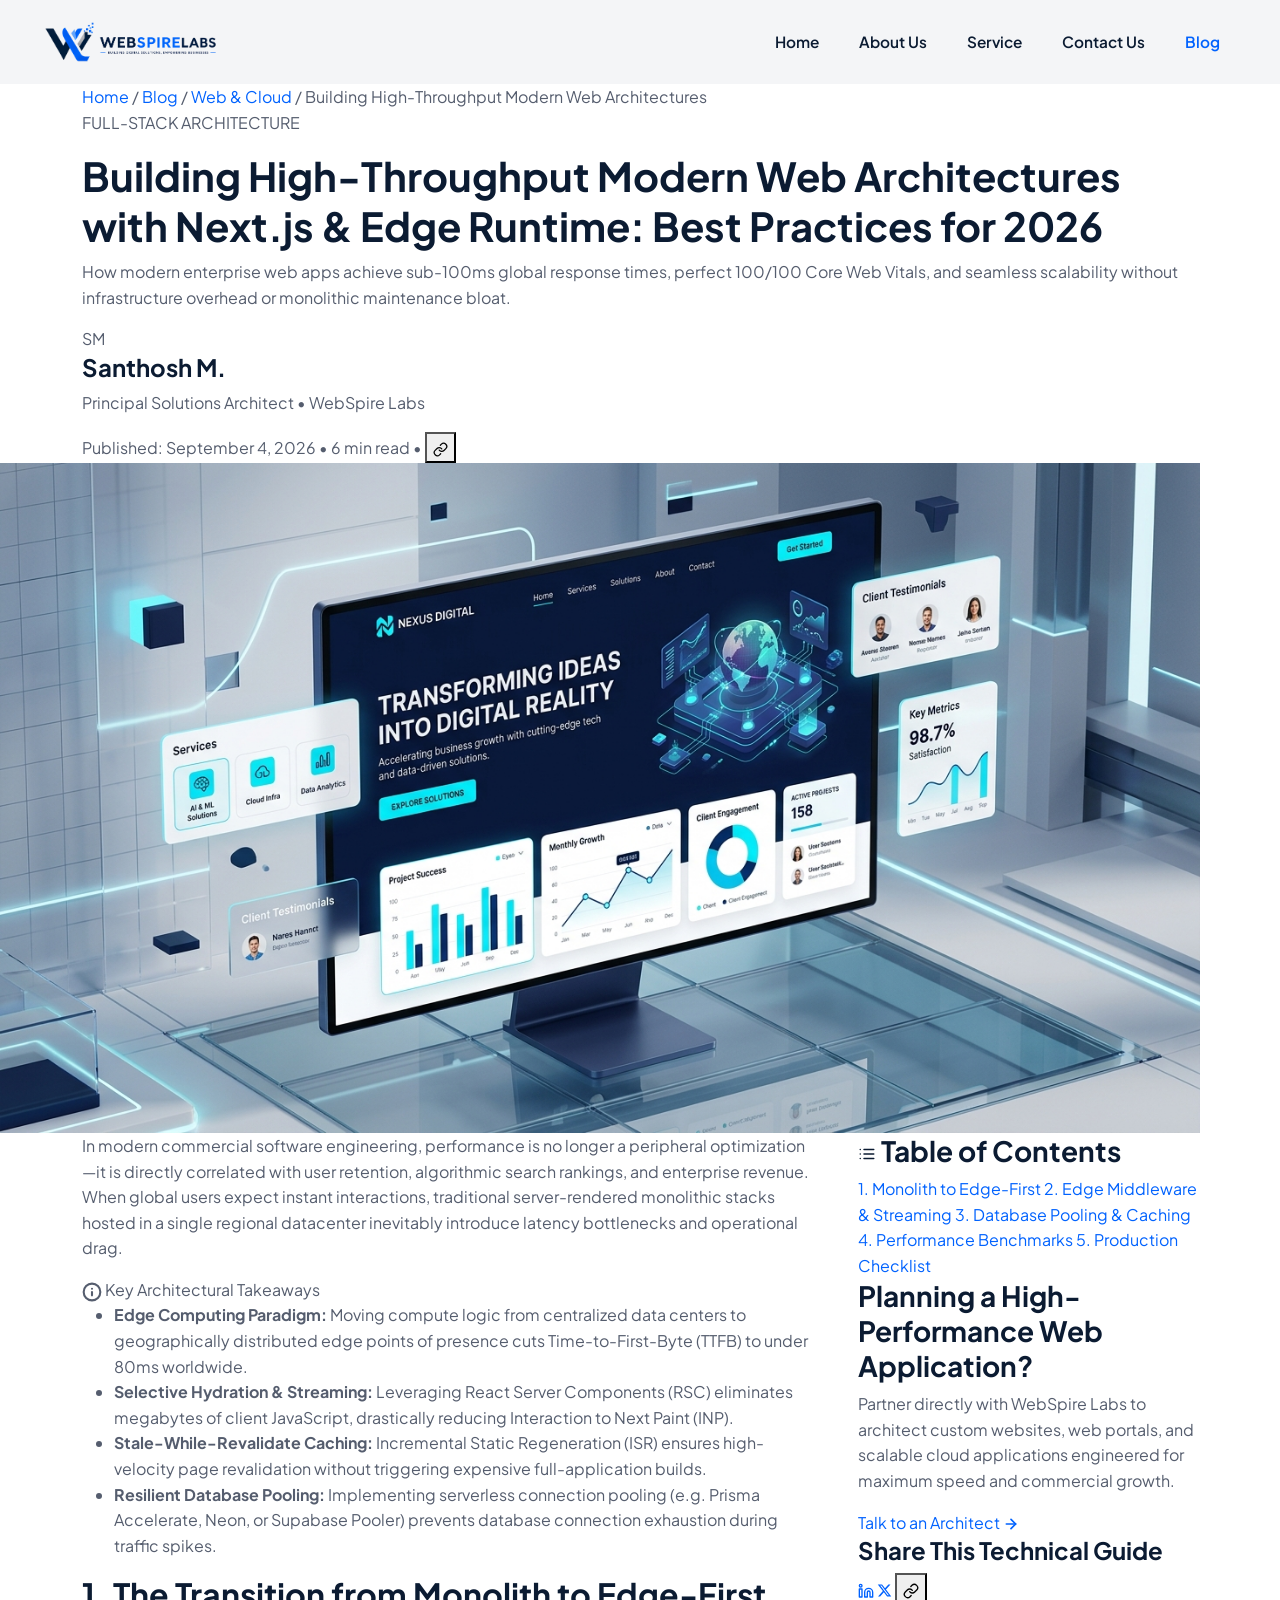
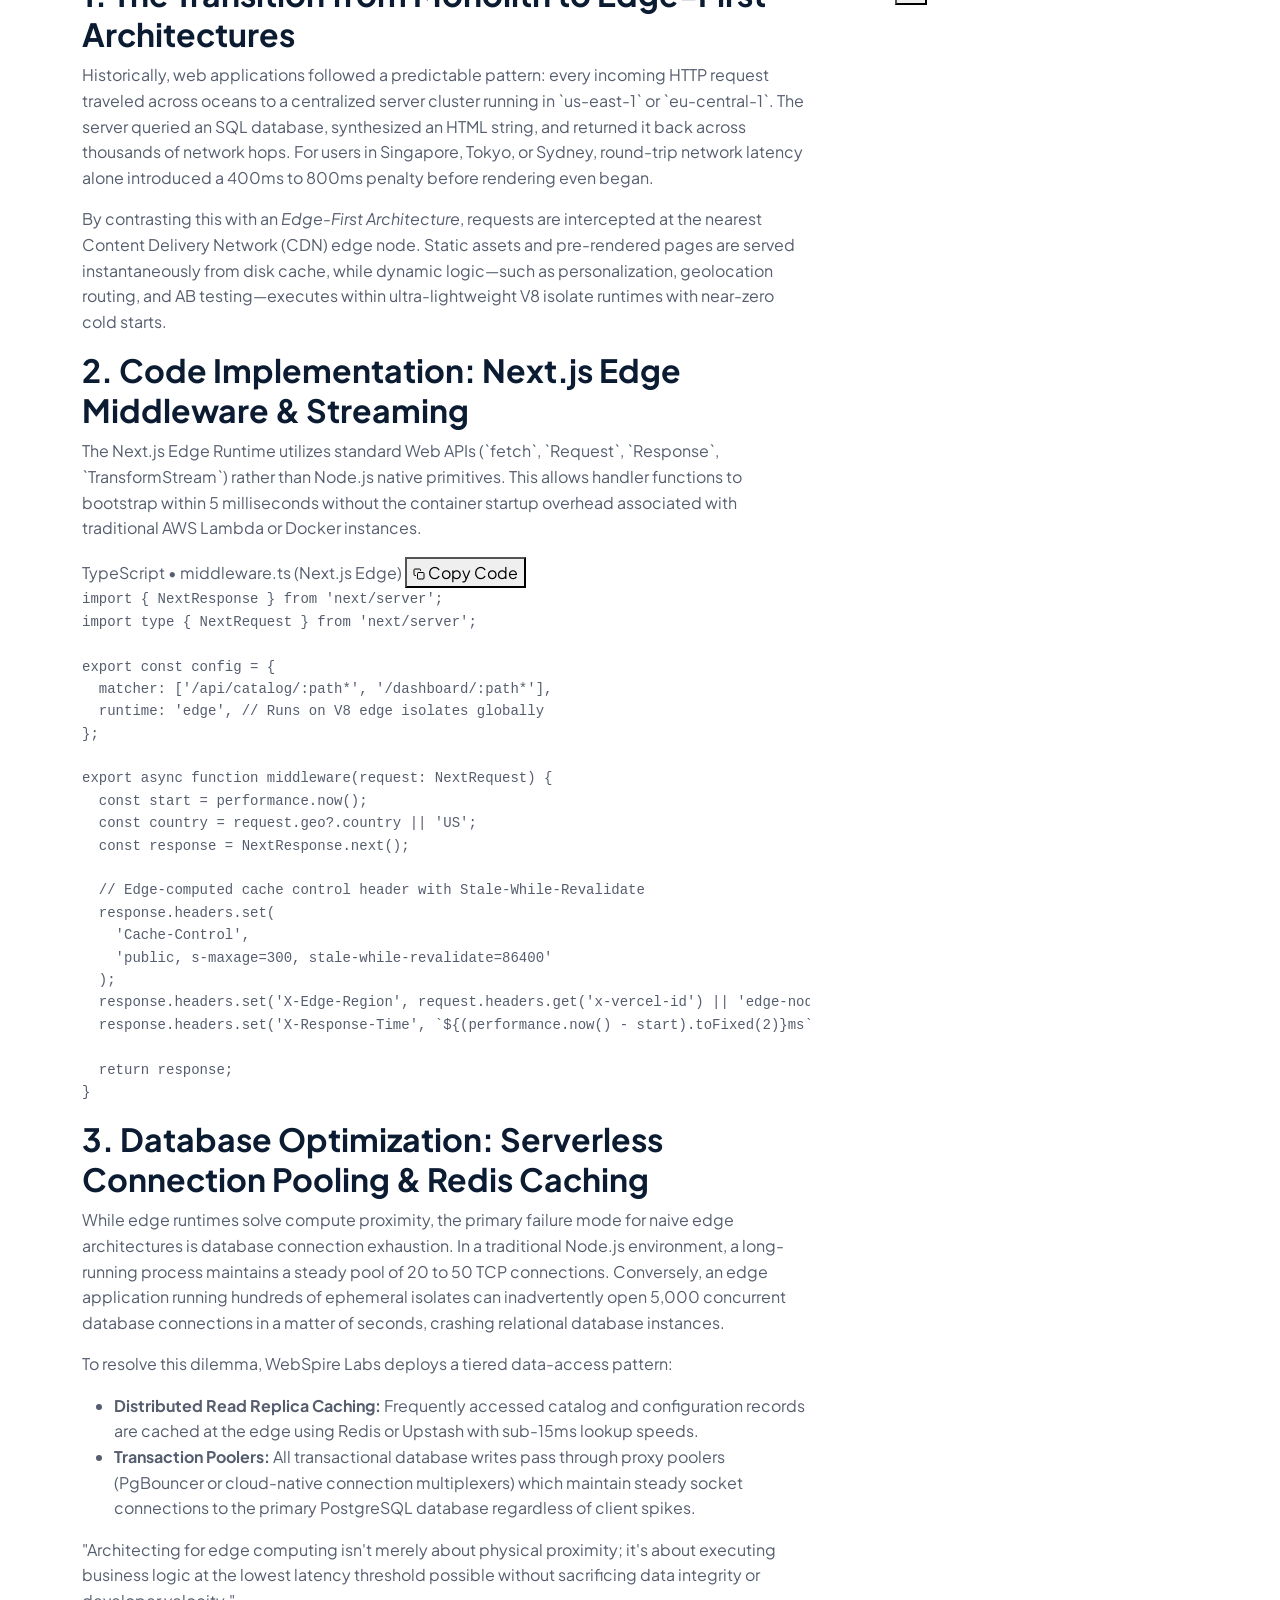
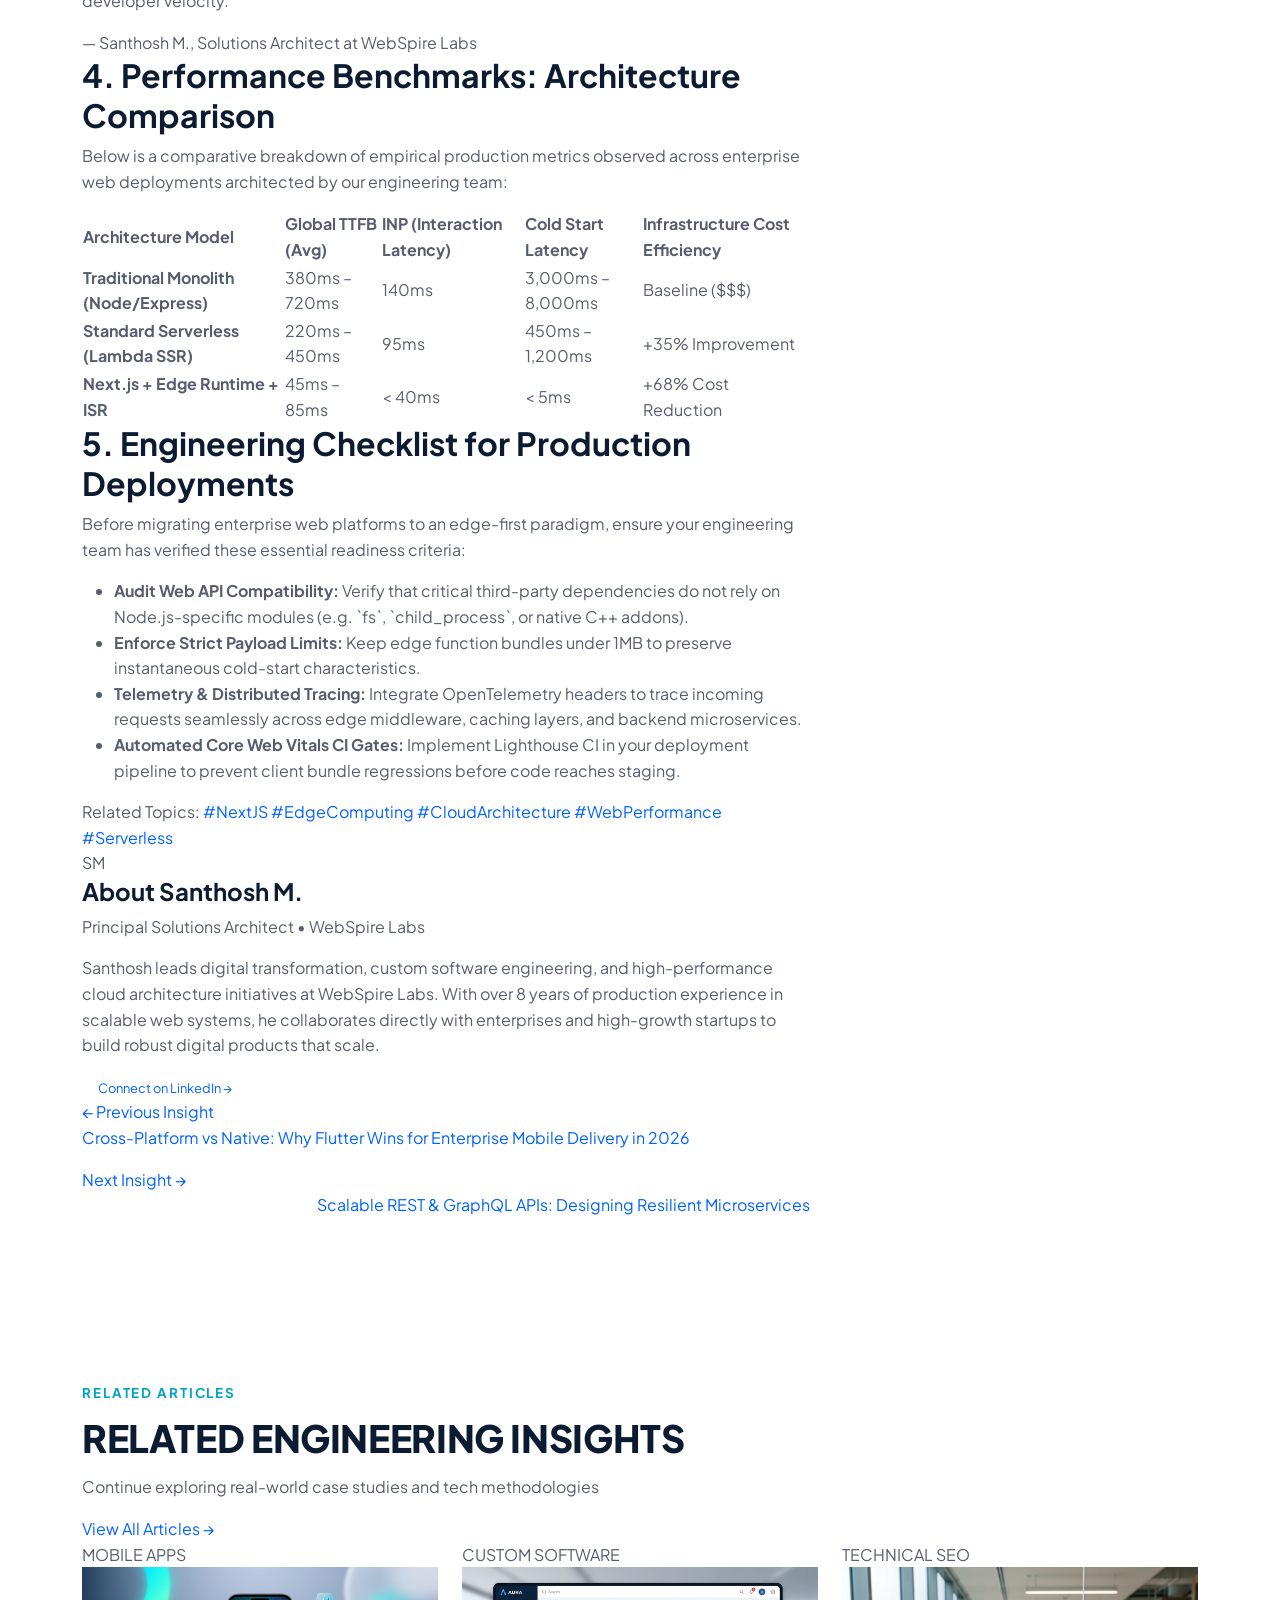
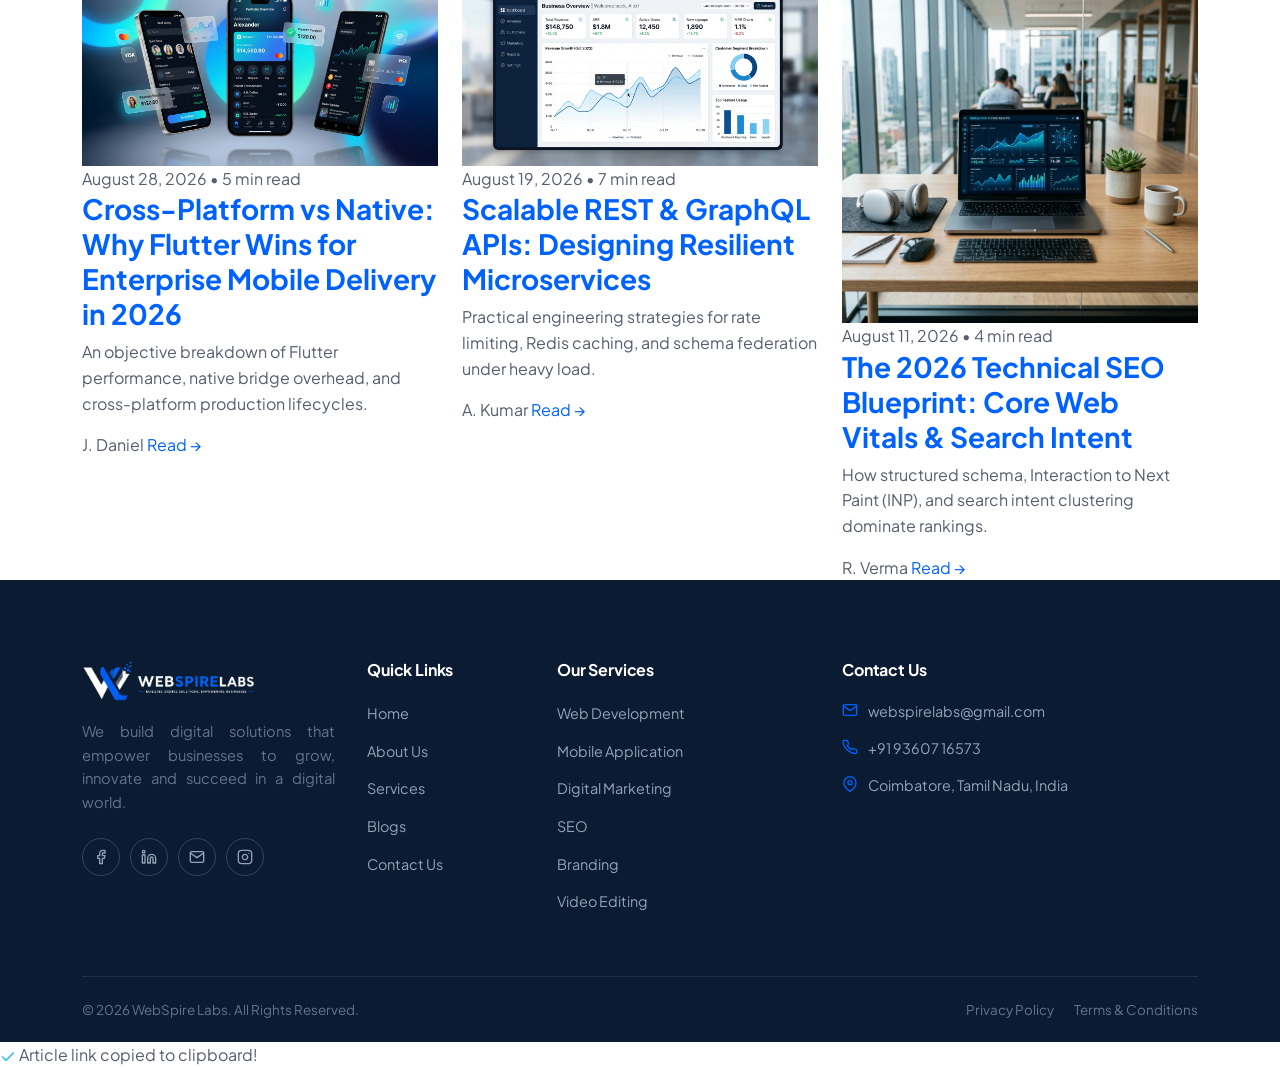
<file: blog-detail.html>
<!DOCTYPE html>
<html lang="en">
<head>
  <meta charset="UTF-8">
  <meta name="viewport" content="width=device-width, initial-scale=1.0">
  <title>Building High-Throughput Modern Web Architectures with Next.js &amp; Edge Runtime | WebSpire Labs</title>
  <meta name="description" content="Explore how modern enterprise web applications achieve sub-100ms global response times, perfect Core Web Vitals, and scalable architecture with Next.js and Edge Computing.">
  <meta name="keywords" content="Next.js edge runtime, web architecture, high throughput web apps, serverless, Core Web Vitals, WebSpire Labs">
  <meta name="author" content="Santhosh M., WebSpire Labs">
  <link rel="canonical" href="https://www.webspirelabs.com/blog-detail.html">

  <!-- Open Graph / Social Sharing -->
  <meta property="og:type" content="article">
  <meta property="og:url" content="https://www.webspirelabs.com/blog-detail.html">
  <meta property="og:title" content="Building High-Throughput Modern Web Architectures with Next.js & Edge Runtime">
  <meta property="og:description" content="A comprehensive technical guide to modern decoupled web architectures, edge caching layers, and enterprise performance engineering.">
  <meta property="og:image" content="asstes/project-corporate-website.jpg">

  <!-- Favicon -->
  <link rel="icon" type="image/png" href="asstes/favicon.png">

  <!-- Google Fonts: Plus Jakarta Sans -->
  <link rel="preconnect" href="https://fonts.googleapis.com">
  <link rel="preconnect" href="https://fonts.gstatic.com" crossorigin>
  <link href="https://fonts.googleapis.com/css2?family=Plus+Jakarta+Sans:wght@400;500;600;700;800&display=swap" rel="stylesheet">

  <!-- Bootstrap 5.3.3 CSS CDN -->
  <link href="https://cdn.jsdelivr.net/npm/bootstrap@5.3.3/dist/css/bootstrap.min.css" rel="stylesheet" integrity="sha384-QWTKZyjpPEjISv5WaRU9OFeRpok6YctnYmDr5pNlyT2bRjXh0JMhjY6hW+ALEwIH" crossorigin="anonymous">

  <!-- Master Site CSS & Dedicated Blog Stylesheet -->
  <link rel="stylesheet" href="css/style.css">
  <link rel="stylesheet" href="css/blog.css">
</head>
<body class="blog-detail-page">

  <!-- Real-time Reading Progress Indicator Bar -->
  <div id="readingProgressBar" role="progressbar" aria-label="Reading progress" aria-valuenow="0" aria-valuemin="0" aria-valuemax="100"></div>

  <!-- Accessibility Skip Link -->
  <a href="#main-content" class="skip-to-content">Skip to main content</a>

  <!-- ==========================================================================
       Header & Navigation Bar (Matches About Us, Services & Home)
       ========================================================================== -->
  <header class="header-navbar" id="siteHeader">
    <div class="container">
      <nav class="navbar navbar-expand-lg p-0" aria-label="Main Navigation">
        
        <!-- Brand Logo -->
        <a class="navbar-brand brand-logo-container" href="index.html" aria-label="WebSpire Labs Home">
          <img src="asstes/logo_1.png" alt="WebSpire Labs - Building Digital Solutions, Empowering Businesses" class="brand-logo-img" width="174" height="42">
        </a>

        <!-- Mobile Toggler -->
        <button class="navbar-toggler d-lg-none border-0 p-1" type="button" data-bs-toggle="collapse" data-bs-target="#navbarMainContent" aria-controls="navbarMainContent" aria-expanded="false" aria-label="Toggle navigation">
          <span class="navbar-toggler-icon"></span>
        </button>

        <!-- Navbar Menu Items -->
        <div class="collapse navbar-collapse justify-content-end" id="navbarMainContent">
          <ul class="navbar-nav ms-auto align-items-lg-center gap-lg-2 my-3 my-lg-0">
            <li class="nav-item">
              <a class="nav-link nav-link-custom" href="index.html">Home</a>
            </li>
            <li class="nav-item">
              <a class="nav-link nav-link-custom" href="about.html">About Us</a>
            </li>
            <li class="nav-item">
              <a class="nav-link nav-link-custom" href="services.html">Service</a>
            </li>
            <li class="nav-item">
              <a class="nav-link nav-link-custom" href="contact.html">Contact Us</a>
            </li>
            <li class="nav-item">
              <a class="nav-link nav-link-custom active" aria-current="page" href="blog.html">Blog</a>
            </li>
          </ul>
        </div>

      </nav>
    </div>
  </header>

  <!-- ==========================================================================
       Main Content Landmark
       ========================================================================== -->
  <main id="main-content">

    <!-- ==========================================================================
         Article Header & Metadata Banner
         ========================================================================== -->
    <header class="article-header-section">
      <div class="container">
        
        <!-- Breadcrumb Navigation -->
        <nav class="article-breadcrumb" aria-label="Breadcrumb">
          <a href="index.html">Home</a>
          <span class="breadcrumb-separator">/</span>
          <a href="blog.html">Blog</a>
          <span class="breadcrumb-separator">/</span>
          <a href="blog.html?category=web-cloud">Web &amp; Cloud</a>
          <span class="breadcrumb-separator">/</span>
          <span class="breadcrumb-current" aria-current="page">Building High-Throughput Modern Web Architectures</span>
        </nav>

        <div class="mb-3">
          <span class="category-tag-pill">FULL-STACK ARCHITECTURE</span>
        </div>

        <h1 class="article-title-h1">
          Building High-Throughput Modern Web Architectures with Next.js &amp; Edge Runtime: Best Practices for 2026
        </h1>

        <p class="article-subtitle-lead">
          How modern enterprise web apps achieve sub-100ms global response times, perfect 100/100 Core Web Vitals, and seamless scalability without infrastructure overhead or monolithic maintenance bloat.
        </p>

        <!-- Author Byline & Social Actions -->
        <div class="article-author-meta-bar">
          <div class="article-author-group">
            <div class="author-large-avatar" aria-hidden="true">SM</div>
            <div class="author-detail-text">
              <h4>Santhosh M.</h4>
              <p>Principal Solutions Architect • WebSpire Labs</p>
            </div>
          </div>

          <div class="article-meta-tags-group">
            <span>Published: <time datetime="2026-09-04">September 4, 2026</time></span>
            <span>•</span>
            <span>6 min read</span>
            <span>•</span>
            <!-- Share Icon Actions -->
            <button type="button" class="btn-share-icon btn-copy-article-link" aria-label="Copy article link" title="Copy Link">
              <svg width="15" height="15" viewBox="0 0 24 24" fill="none" stroke="currentColor" stroke-width="2" stroke-linecap="round" stroke-linejoin="round">
                <path d="M10 13a5 5 0 0 0 7.54.54l3-3a5 5 0 0 0-7.07-7.07l-1.72 1.71"></path>
                <path d="M14 11a5 5 0 0 0-7.54-.54l-3 3a5 5 0 0 0 7.07 7.07l1.71-1.71"></path>
              </svg>
            </button>
          </div>
        </div>

      </div>
    </header>

    <!-- ==========================================================================
         Hero Showcase Media
         ========================================================================== -->
    <div class="article-hero-media-wrap">
      <div class="article-hero-img-box">
        <img src="asstes/project-corporate-website.jpg" alt="High-Throughput Web Architecture Diagram and Dashboard" width="1200" height="480" loading="eager">
      </div>
    </div>

    <!-- ==========================================================================
         Article Body & Sticky Utility Sidebar (2 Columns)
         ========================================================================== -->
    <div class="container mb-5">
      <div class="row gx-lg-5">

        <!-- Main Editorial Column (8 Cols) -->
        <article class="col-12 col-lg-8 article-main-content">
          
          <p class="article-lead-p">
            In modern commercial software engineering, performance is no longer a peripheral optimization—it is directly correlated with user retention, algorithmic search rankings, and enterprise revenue. When global users expect instant interactions, traditional server-rendered monolithic stacks hosted in a single regional datacenter inevitably introduce latency bottlenecks and operational drag.
          </p>

          <!-- Executive Summary Callout Box -->
          <div class="article-takeaways-box">
            <div class="takeaways-header">
              <svg width="20" height="20" viewBox="0 0 24 24" fill="none" stroke="currentColor" stroke-width="2.5" stroke-linecap="round" stroke-linejoin="round" aria-hidden="true">
                <circle cx="12" cy="12" r="10"></circle>
                <line x1="12" y1="16" x2="12" y2="12"></line>
                <line x1="12" y1="8" x2="12.01" y2="8"></line>
              </svg>
              <span>Key Architectural Takeaways</span>
            </div>
            <ul class="takeaways-list">
              <li><strong>Edge Computing Paradigm:</strong> Moving compute logic from centralized data centers to geographically distributed edge points of presence cuts Time-to-First-Byte (TTFB) to under 80ms worldwide.</li>
              <li><strong>Selective Hydration &amp; Streaming:</strong> Leveraging React Server Components (RSC) eliminates megabytes of client JavaScript, drastically reducing Interaction to Next Paint (INP).</li>
              <li><strong>Stale-While-Revalidate Caching:</strong> Incremental Static Regeneration (ISR) ensures high-velocity page revalidation without triggering expensive full-application builds.</li>
              <li><strong>Resilient Database Pooling:</strong> Implementing serverless connection pooling (e.g. Prisma Accelerate, Neon, or Supabase Pooler) prevents database connection exhaustion during traffic spikes.</li>
            </ul>
          </div>

          <!-- Section 1 -->
          <h2 id="section-evolution">1. The Transition from Monolith to Edge-First Architectures</h2>
          <p>
            Historically, web applications followed a predictable pattern: every incoming HTTP request traveled across oceans to a centralized server cluster running in `us-east-1` or `eu-central-1`. The server queried an SQL database, synthesized an HTML string, and returned it back across thousands of network hops. For users in Singapore, Tokyo, or Sydney, round-trip network latency alone introduced a 400ms to 800ms penalty before rendering even began.
          </p>
          <p>
            By contrasting this with an <em>Edge-First Architecture</em>, requests are intercepted at the nearest Content Delivery Network (CDN) edge node. Static assets and pre-rendered pages are served instantaneously from disk cache, while dynamic logic—such as personalization, geolocation routing, and AB testing—executes within ultra-lightweight V8 isolate runtimes with near-zero cold starts.
          </p>

          <!-- Section 2 -->
          <h2 id="section-code-implementation">2. Code Implementation: Next.js Edge Middleware &amp; Streaming</h2>
          <p>
            The Next.js Edge Runtime utilizes standard Web APIs (`fetch`, `Request`, `Response`, `TransformStream`) rather than Node.js native primitives. This allows handler functions to bootstrap within 5 milliseconds without the container startup overhead associated with traditional AWS Lambda or Docker instances.
          </p>

          <!-- Interactive Code Snippet Block -->
          <div class="article-code-block">
            <div class="code-header-bar">
              <span class="code-lang-label">TypeScript • middleware.ts (Next.js Edge)</span>
              <button type="button" class="btn-copy-code" aria-label="Copy code to clipboard">
                <svg width="12" height="12" viewBox="0 0 24 24" fill="none" stroke="currentColor" stroke-width="2" stroke-linecap="round" stroke-linejoin="round">
                  <rect x="9" y="9" width="13" height="13" rx="2" ry="2"></rect>
                  <path d="M5 15H4a2 2 0 0 1-2-2V4a2 2 0 0 1 2-2h9a2 2 0 0 1 2 2v1"></path>
                </svg>
                Copy Code
              </button>
            </div>
            <pre class="article-code-content"><code>import { NextResponse } from 'next/server';
import type { NextRequest } from 'next/server';

export const config = {
  matcher: ['/api/catalog/:path*', '/dashboard/:path*'],
  runtime: 'edge', // Runs on V8 edge isolates globally
};

export async function middleware(request: NextRequest) {
  const start = performance.now();
  const country = request.geo?.country || 'US';
  const response = NextResponse.next();

  // Edge-computed cache control header with Stale-While-Revalidate
  response.headers.set(
    'Cache-Control',
    'public, s-maxage=300, stale-while-revalidate=86400'
  );
  response.headers.set('X-Edge-Region', request.headers.get('x-vercel-id') || 'edge-node');
  response.headers.set('X-Response-Time', `${(performance.now() - start).toFixed(2)}ms`);

  return response;
}</code></pre>
          </div>

          <!-- Section 3 -->
          <h2 id="section-database-optimization">3. Database Optimization: Serverless Connection Pooling &amp; Redis Caching</h2>
          <p>
            While edge runtimes solve compute proximity, the primary failure mode for naive edge architectures is database connection exhaustion. In a traditional Node.js environment, a long-running process maintains a steady pool of 20 to 50 TCP connections. Conversely, an edge application running hundreds of ephemeral isolates can inadvertently open 5,000 concurrent database connections in a matter of seconds, crashing relational database instances.
          </p>
          <p>
            To resolve this dilemma, WebSpire Labs deploys a tiered data-access pattern:
          </p>
          <ul>
            <li><strong>Distributed Read Replica Caching:</strong> Frequently accessed catalog and configuration records are cached at the edge using Redis or Upstash with sub-15ms lookup speeds.</li>
            <li><strong>Transaction Poolers:</strong> All transactional database writes pass through proxy poolers (PgBouncer or cloud-native connection multiplexers) which maintain steady socket connections to the primary PostgreSQL database regardless of client spikes.</li>
          </ul>

          <!-- Stylized Pull Quote -->
          <div class="article-pullquote">
            <p class="pullquote-text">
              "Architecting for edge computing isn't merely about physical proximity; it's about executing business logic at the lowest latency threshold possible without sacrificing data integrity or developer velocity."
            </p>
            <span class="pullquote-author">— Santhosh M., Solutions Architect at WebSpire Labs</span>
          </div>

          <!-- Section 4 -->
          <h2 id="section-benchmarks">4. Performance Benchmarks: Architecture Comparison</h2>
          <p>
            Below is a comparative breakdown of empirical production metrics observed across enterprise web deployments architected by our engineering team:
          </p>

          <!-- Responsive Comparison Table -->
          <div class="article-table-responsive">
            <table class="article-benchmark-table" aria-label="Web Architecture Performance Comparison">
              <thead>
                <tr>
                  <th>Architecture Model</th>
                  <th>Global TTFB (Avg)</th>
                  <th>INP (Interaction Latency)</th>
                  <th>Cold Start Latency</th>
                  <th>Infrastructure Cost Efficiency</th>
                </tr>
              </thead>
              <tbody>
                <tr>
                  <td><strong>Traditional Monolith (Node/Express)</strong></td>
                  <td>380ms – 720ms</td>
                  <td>140ms</td>
                  <td>3,000ms – 8,000ms</td>
                  <td>Baseline ($$$)</td>
                </tr>
                <tr>
                  <td><strong>Standard Serverless (Lambda SSR)</strong></td>
                  <td>220ms – 450ms</td>
                  <td>95ms</td>
                  <td>450ms – 1,200ms</td>
                  <td>+35% Improvement</td>
                </tr>
                <tr>
                  <td><strong>Next.js + Edge Runtime + ISR</strong></td>
                  <td><span class="badge-metric-green">45ms – 85ms</span></td>
                  <td><span class="badge-metric-green">&lt; 40ms</span></td>
                  <td><span class="badge-metric-green">&lt; 5ms</span></td>
                  <td><span class="badge-metric-blue">+68% Cost Reduction</span></td>
                </tr>
              </tbody>
            </table>
          </div>

          <!-- Section 5 -->
          <h2 id="section-checklist">5. Engineering Checklist for Production Deployments</h2>
          <p>
            Before migrating enterprise web platforms to an edge-first paradigm, ensure your engineering team has verified these essential readiness criteria:
          </p>
          <ul class="takeaways-list">
            <li><strong>Audit Web API Compatibility:</strong> Verify that critical third-party dependencies do not rely on Node.js-specific modules (e.g. `fs`, `child_process`, or native C++ addons).</li>
            <li><strong>Enforce Strict Payload Limits:</strong> Keep edge function bundles under 1MB to preserve instantaneous cold-start characteristics.</li>
            <li><strong>Telemetry &amp; Distributed Tracing:</strong> Integrate OpenTelemetry headers to trace incoming requests seamlessly across edge middleware, caching layers, and backend microservices.</li>
            <li><strong>Automated Core Web Vitals CI Gates:</strong> Implement Lighthouse CI in your deployment pipeline to prevent client bundle regressions before code reaches staging.</li>
          </ul>

          <!-- Article Tags -->
          <div class="article-footer-tags">
            <span class="article-tag-label">Related Topics:</span>
            <a href="blog.html?category=web-cloud" class="article-tag-item">#NextJS</a>
            <a href="blog.html?category=web-cloud" class="article-tag-item">#EdgeComputing</a>
            <a href="blog.html?category=software" class="article-tag-item">#CloudArchitecture</a>
            <a href="blog.html?category=web-cloud" class="article-tag-item">#WebPerformance</a>
            <a href="blog.html?category=software" class="article-tag-item">#Serverless</a>
          </div>

          <!-- Author Biography Box -->
          <div class="author-bio-card">
            <div class="author-bio-avatar-large" aria-hidden="true">SM</div>
            <div class="author-bio-content">
              <h4>About Santhosh M.</h4>
              <p class="author-bio-role">Principal Solutions Architect • WebSpire Labs</p>
              <p class="author-bio-text">
                Santhosh leads digital transformation, custom software engineering, and high-performance cloud architecture initiatives at WebSpire Labs. With over 8 years of production experience in scalable web systems, he collaborates directly with enterprises and high-growth startups to build robust digital products that scale.
              </p>
              <div>
                <a href="https://www.linkedin.com/company/webspire-labs/" target="_blank" rel="noopener noreferrer" class="btn-read-featured" style="padding: 6px 16px; font-size: 0.8rem;">
                  Connect on LinkedIn &rarr;
                </a>
              </div>
            </div>
          </div>

          <!-- Post Pagination Row -->
          <div class="post-pagination-row">
            <a href="blog.html" class="post-nav-card">
              <span class="post-nav-label">&larr; Previous Insight</span>
              <p class="post-nav-title">Cross-Platform vs Native: Why Flutter Wins for Enterprise Mobile Delivery in 2026</p>
            </a>
            <a href="blog.html" class="post-nav-card text-end">
              <span class="post-nav-label">Next Insight &rarr;</span>
              <p class="post-nav-title">Scalable REST &amp; GraphQL APIs: Designing Resilient Microservices</p>
            </a>
          </div>

        </article>

        <!-- Sticky Sidebar Column (4 Cols) -->
        <aside class="col-12 col-lg-4">
          <div class="article-sidebar-sticky">

            <!-- Sticky Table of Contents Card -->
            <div class="toc-sticky-card">
              <h3 class="toc-card-title">
                <svg width="18" height="18" viewBox="0 0 24 24" fill="none" stroke="currentColor" stroke-width="2" stroke-linecap="round" stroke-linejoin="round" aria-hidden="true">
                  <line x1="8" y1="6" x2="21" y2="6"></line>
                  <line x1="8" y1="12" x2="21" y2="12"></line>
                  <line x1="8" y1="18" x2="21" y2="18"></line>
                  <line x1="3" y1="6" x2="3.01" y2="6"></line>
                  <line x1="3" y1="12" x2="3.01" y2="12"></line>
                  <line x1="3" y1="18" x2="3.01" y2="18"></line>
                </svg>
                Table of Contents
              </h3>
              <nav class="toc-nav-list" aria-label="Table of Contents">
                <a href="#section-evolution" class="toc-link active">1. Monolith to Edge-First</a>
                <a href="#section-code-implementation" class="toc-link">2. Edge Middleware &amp; Streaming</a>
                <a href="#section-database-optimization" class="toc-link">3. Database Pooling &amp; Caching</a>
                <a href="#section-benchmarks" class="toc-link">4. Performance Benchmarks</a>
                <a href="#section-checklist" class="toc-link">5. Production Checklist</a>
              </nav>
            </div>

            <!-- Project Consultation Sidebar Card -->
            <div class="sidebar-cta-card">
              <h3 class="sidebar-cta-title">Planning a High-Performance Web Application?</h3>
              <p class="sidebar-cta-desc">
                Partner directly with WebSpire Labs to architect custom websites, web portals, and scalable cloud applications engineered for maximum speed and commercial growth.
              </p>
              <a href="contact.html?service=web-development" class="btn-sidebar-cta">
                Talk to an Architect
                <svg width="16" height="16" viewBox="0 0 24 24" fill="none" stroke="currentColor" stroke-width="2.5" stroke-linecap="round" stroke-linejoin="round" aria-hidden="true">
                  <line x1="5" y1="12" x2="19" y2="12"></line>
                  <polyline points="12 5 19 12 12 19"></polyline>
                </svg>
              </a>
            </div>

            <!-- Share Article Card -->
            <div class="sidebar-share-card">
              <h4 class="share-card-title">Share This Technical Guide</h4>
              <div class="share-buttons-group">
                <a href="https://www.linkedin.com/sharing/share-offsite/?url=https://www.webspirelabs.com/blog-detail.html" target="_blank" rel="noopener noreferrer" class="btn-share-icon" aria-label="Share on LinkedIn" title="Share on LinkedIn">
                  <svg width="16" height="16" viewBox="0 0 24 24" fill="none" stroke="currentColor" stroke-width="2" stroke-linecap="round" stroke-linejoin="round">
                    <path d="M16 8a6 6 0 0 1 6 6v7h-4v-7a2 2 0 0 0-2-2 2 2 0 0 0-2 2v7h-4v-7a6 6 0 0 1 6-6z"></path>
                    <rect x="2" y="9" width="4" height="12"></rect>
                    <circle cx="4" cy="4" r="2"></circle>
                  </svg>
                </a>
                <a href="https://twitter.com/intent/tweet?text=Building%20High-Throughput%20Modern%20Web%20Architectures%20with%20Next.js&url=https://www.webspirelabs.com/blog-detail.html" target="_blank" rel="noopener noreferrer" class="btn-share-icon" aria-label="Share on X (Twitter)" title="Share on X">
                  <svg width="15" height="15" viewBox="0 0 24 24" fill="currentColor">
                    <path d="M18.244 2.25h3.308l-7.227 8.26 8.502 11.24H16.17l-5.214-6.817L4.99 21.75H1.68l7.73-8.835L1.254 2.25H8.08l4.713 6.231zm-1.161 17.52h1.833L7.084 4.126H5.117z"/>
                  </svg>
                </a>
                <button type="button" class="btn-share-icon btn-copy-article-link" aria-label="Copy article link to clipboard" title="Copy Link">
                  <svg width="16" height="16" viewBox="0 0 24 24" fill="none" stroke="currentColor" stroke-width="2" stroke-linecap="round" stroke-linejoin="round">
                    <path d="M10 13a5 5 0 0 0 7.54.54l3-3a5 5 0 0 0-7.07-7.07l-1.72 1.71"></path>
                    <path d="M14 11a5 5 0 0 0-7.54-.54l-3 3a5 5 0 0 0 7.07 7.07l1.71-1.71"></path>
                  </svg>
                </button>
              </div>
            </div>

          </div>
        </aside>

      </div>
    </div>

    <!-- ==========================================================================
         Section: Related Engineering Insights
         ========================================================================== -->
    <section class="related-articles-section" aria-labelledby="relatedArticlesTitle">
      <div class="container">
        
        <div class="related-section-header">
          <div>
            <span class="section-eyebrow">RELATED ARTICLES</span>
            <h2 class="section-title related-title" id="relatedArticlesTitle">Related Engineering Insights</h2>
            <p class="related-subtitle">Continue exploring real-world case studies and tech methodologies</p>
          </div>
          <a href="blog.html" class="btn-all-articles">
            View All Articles &rarr;
          </a>
        </div>

        <div class="row gy-4">
          <!-- Related 1 -->
          <div class="col-12 col-md-6 col-lg-4">
            <article class="blog-card" data-category="mobile">
              <div class="blog-card-thumbnail-wrap">
                <div class="blog-card-badge">
                  <span class="category-tag-pill">MOBILE APPS</span>
                </div>
                <img src="asstes/project-mobile-app.jpg" alt="Mobile App Architecture" class="blog-card-img" width="400" height="240" loading="lazy">
              </div>
              <div class="blog-card-body">
                <div class="blog-card-meta">
                  <span>August 28, 2026</span>
                  <span>•</span>
                  <span>5 min read</span>
                </div>
                <h3 class="blog-card-title">
                  <a href="blog-detail.html">Cross-Platform vs Native: Why Flutter Wins for Enterprise Mobile Delivery in 2026</a>
                </h3>
                <p class="blog-card-excerpt">
                  An objective breakdown of Flutter performance, native bridge overhead, and cross-platform production lifecycles.
                </p>
                <div class="blog-card-footer">
                  <span class="blog-card-author">J. Daniel</span>
                  <a href="blog-detail.html" class="blog-card-link">Read &rarr;</a>
                </div>
              </div>
            </article>
          </div>

          <!-- Related 2 -->
          <div class="col-12 col-md-6 col-lg-4">
            <article class="blog-card" data-category="software">
              <div class="blog-card-thumbnail-wrap">
                <div class="blog-card-badge">
                  <span class="category-tag-pill">CUSTOM SOFTWARE</span>
                </div>
                <img src="asstes/project-business-dashboard.jpg" alt="Custom Software Cloud API" class="blog-card-img" width="400" height="240" loading="lazy">
              </div>
              <div class="blog-card-body">
                <div class="blog-card-meta">
                  <span>August 19, 2026</span>
                  <span>•</span>
                  <span>7 min read</span>
                </div>
                <h3 class="blog-card-title">
                  <a href="blog-detail.html">Scalable REST &amp; GraphQL APIs: Designing Resilient Microservices</a>
                </h3>
                <p class="blog-card-excerpt">
                  Practical engineering strategies for rate limiting, Redis caching, and schema federation under heavy load.
                </p>
                <div class="blog-card-footer">
                  <span class="blog-card-author">A. Kumar</span>
                  <a href="blog-detail.html" class="blog-card-link">Read &rarr;</a>
                </div>
              </div>
            </article>
          </div>

          <!-- Related 3 -->
          <div class="col-12 col-md-6 col-lg-4">
            <article class="blog-card" data-category="growth">
              <div class="blog-card-thumbnail-wrap">
                <div class="blog-card-badge">
                  <span class="category-tag-pill">TECHNICAL SEO</span>
                </div>
                <img src="asstes/contact-hero.jpg" alt="Technical SEO Strategy" class="blog-card-img" width="400" height="240" loading="lazy">
              </div>
              <div class="blog-card-body">
                <div class="blog-card-meta">
                  <span>August 11, 2026</span>
                  <span>•</span>
                  <span>4 min read</span>
                </div>
                <h3 class="blog-card-title">
                  <a href="blog-detail.html">The 2026 Technical SEO Blueprint: Core Web Vitals &amp; Search Intent</a>
                </h3>
                <p class="blog-card-excerpt">
                  How structured schema, Interaction to Next Paint (INP), and search intent clustering dominate rankings.
                </p>
                <div class="blog-card-footer">
                  <span class="blog-card-author">R. Verma</span>
                  <a href="blog-detail.html" class="blog-card-link">Read &rarr;</a>
                </div>
              </div>
            </article>
          </div>
        </div>

      </div>
    </section>

    <!-- ==========================================================================
         Section: Full-Bleed Call to Action Banner
         ========================================================================== -->
 

  </main>

  <!-- ==========================================================================
       Section 09: Full 4-Column Footer (Common - Matches About Us & Services)
       ========================================================================== -->
  <footer class="site-footer" id="contact" role="contentinfo" aria-label="Site Footer">
    <div class="container">
      <div class="row gy-4">

        <!-- Column 1: Logo + Tagline + Socials -->
        <div class="col-lg-3 col-md-6 footer-logo-col">
          <a href="index.html" aria-label="WebSpire Labs Home">
            <img src="asstes/logo-footer.png" alt="WebSpire Labs logo" class="footer-logo-img" width="174" height="42">
          </a>
          <p class="footer-tagline">
            We build digital solutions that empower businesses to grow, innovate and succeed in a digital world.
          </p>
          <nav class="footer-socials" aria-label="Social Media Links">
            <!-- Facebook -->
            <a href="#" class="footer-social-link" aria-label="Follow WebSpire Labs on Facebook" rel="noopener noreferrer">
              <svg viewBox="0 0 24 24" fill="none" stroke="currentColor" stroke-linecap="round" stroke-linejoin="round">
                <path d="M18 2h-3a5 5 0 0 0-5 5v3H7v4h3v8h4v-8h3l1-4h-4V7a1 1 0 0 1 1-1h3z"></path>
              </svg>
            </a>
            <!-- LinkedIn -->
            <a href="#" class="footer-social-link" aria-label="Connect with WebSpire Labs on LinkedIn" rel="noopener noreferrer">
              <svg viewBox="0 0 24 24" fill="none" stroke="currentColor" stroke-linecap="round" stroke-linejoin="round">
                <path d="M16 8a6 6 0 0 1 6 6v7h-4v-7a2 2 0 0 0-2-2 2 2 0 0 0-2 2v7h-4v-7a6 6 0 0 1 6-6z"></path>
                <rect x="2" y="9" width="4" height="12"></rect>
                <circle cx="4" cy="4" r="2"></circle>
              </svg>
            </a>
            <!-- Email -->
            <a href="mailto:webspirelabs@gmail.com" class="footer-social-link" aria-label="Email WebSpire Labs">
              <svg viewBox="0 0 24 24" fill="none" stroke="currentColor" stroke-linecap="round" stroke-linejoin="round">
                <path d="M4 4h16c1.1 0 2 .9 2 2v12c0 1.1-.9 2-2 2H4c-1.1 0-2-.9-2-2V6c0-1.1.9-2 2-2z"></path>
                <polyline points="22,6 12,13 2,6"></polyline>
              </svg>
            </a>
            <!-- Instagram -->
            <a href="#" class="footer-social-link" aria-label="Follow WebSpire Labs on Instagram" rel="noopener noreferrer">
              <svg viewBox="0 0 24 24" fill="none" stroke="currentColor" stroke-linecap="round" stroke-linejoin="round">
                <rect x="2" y="2" width="20" height="20" rx="5" ry="5"></rect>
                <path d="M16 11.37A4 4 0 1 1 12.63 8 4 4 0 0 1 16 11.37z"></path>
                <line x1="17.5" y1="6.5" x2="17.51" y2="6.5"></line>
              </svg>
            </a>
          </nav>
        </div>

        <!-- Column 2: Quick Links -->
        <div class="col-lg-2 col-md-6 col-6">
          <h3 class="footer-col-title">Quick Links</h3>
          <ul class="footer-nav-list" role="list">
            <li><a href="index.html">Home</a></li>
            <li><a href="about.html">About Us</a></li>
            <li><a href="services.html">Services</a></li>
            <li><a href="blog.html">Blogs</a></li>
            <li><a href="contact.html">Contact Us</a></li>
          </ul>
        </div>

        <!-- Column 3: Our Services -->
        <div class="col-lg-3 col-md-6 col-6">
          <h3 class="footer-col-title">Our Services</h3>
          <ul class="footer-nav-list" role="list">
            <li><a href="web-development.html">Web Development</a></li>
            <li><a href="services.html#mobile-apps">Mobile Application</a></li>
            <li><a href="services.html#digital-marketing">Digital Marketing</a></li>
            <li><a href="services.html#seo">SEO</a></li>
            <li><a href="services.html#branding">Branding</a></li>
            <li><a href="services.html#video-editing">Video Editing</a></li>
          </ul>
        </div>

        <!-- Column 4: Contact Us -->
        <div class="col-lg-4 col-md-6">
          <h3 class="footer-col-title">Contact Us</h3>

          <div class="footer-contact-item">
            <svg viewBox="0 0 24 24" fill="none" stroke="currentColor" stroke-linecap="round" stroke-linejoin="round" aria-hidden="true">
              <path d="M4 4h16c1.1 0 2 .9 2 2v12c0 1.1-.9 2-2 2H4c-1.1 0-2-.9-2-2V6c0-1.1.9-2 2-2z"></path>
              <polyline points="22,6 12,13 2,6"></polyline>
            </svg>
            <a href="mailto:webspirelabs@gmail.com">webspirelabs@gmail.com</a>
          </div>

          <div class="footer-contact-item">
            <svg viewBox="0 0 24 24" fill="none" stroke="currentColor" stroke-linecap="round" stroke-linejoin="round" aria-hidden="true">
              <path d="M22 16.92v3a2 2 0 0 1-2.18 2 19.79 19.79 0 0 1-8.63-3.07A19.5 19.5 0 0 1 4.69 13a19.79 19.79 0 0 1-3.07-8.67A2 2 0 0 1 3.77 2h3a2 2 0 0 1 2 1.72 12.84 12.84 0 0 0 .7 2.81 2 2 0 0 1-.45 2.11L8.09 9.91a16 16 0 0 0 6 6l.91-.91a2 2 0 0 1 2.11-.45 12.84 12.84 0 0 0 2.81.7A2 2 0 0 1 22 17z"></path>
            </svg>
            <a href="tel:+919360716573">+91 93607 16573</a>
          </div>

          <div class="footer-contact-item">
            <svg viewBox="0 0 24 24" fill="none" stroke="currentColor" stroke-linecap="round" stroke-linejoin="round" aria-hidden="true">
              <path d="M21 10c0 7-9 13-9 13s-9-6-9-13a9 9 0 0 1 18 0z"></path>
              <circle cx="12" cy="10" r="3"></circle>
            </svg>
            <span>Coimbatore, Tamil Nadu, India</span>
          </div>
        </div>

      </div>

      <!-- Footer Divider + Copyright Bar -->
      <div class="footer-divider">
        <div class="row align-items-center">
          <div class="col-md-6">
            <p class="footer-copyright">&copy; <span id="currentYear">2026</span> WebSpire Labs. All Rights Reserved.</p>
          </div>
          <div class="col-md-6">
            <div class="footer-legal-links">
              <a href="#">Privacy Policy</a>
              <a href="#">Terms &amp; Conditions</a>
            </div>
          </div>
        </div>
      </div>

    </div>
  </footer>

  <!-- Floating WhatsApp Action Button -->
  <a href="https://wa.me/919360716573?text=Hello%20WebSpire%20Labs%2C%20I%20would%20like%20to%20inquire%20about%20your%20services." 
     class="floating-whatsapp-btn" 
     target="_blank" 
     rel="noopener noreferrer" 
     aria-label="Chat with WebSpire Labs on WhatsApp"
     title="Chat with us on WhatsApp">
    <svg class="whatsapp-icon" viewBox="0 0 24 24" fill="#FFFFFF" xmlns="http://www.w3.org/2000/svg" aria-hidden="true">
      <path d="M.057 24l1.687-6.163c-1.041-1.804-1.588-3.849-1.587-5.946.003-6.556 5.338-11.891 11.893-11.891 3.181.001 6.167 1.24 8.413 3.488 2.245 2.248 3.481 5.236 3.48 8.414-.003 6.557-5.338 11.892-11.893 11.892-1.99-.001-3.951-.5-5.688-1.448l-6.305 1.654zm6.597-3.807c1.676.995 3.276 1.591 5.392 1.592 5.448 0 9.886-4.434 9.889-9.885.002-5.462-4.415-9.89-9.881-9.892-5.452 0-9.887 4.434-9.889 9.884-.001 2.225.651 3.891 1.746 5.634l-.999 3.648 3.742-.981zm11.387-5.464c-.074-.124-.272-.198-.57-.347-.297-.149-1.758-.868-2.031-.967-.272-.099-.47-.149-.669.149-.198.297-.768.967-.941 1.165-.173.198-.347.223-.644.074-.297-.149-1.255-.462-2.39-1.475-.883-.788-1.48-1.761-1.653-2.059-.173-.297-.018-.458.13-.606.134-.133.297-.347.446-.521.151-.172.2-.296.3-.495.099-.198.05-.372-.025-.521-.075-.148-.669-1.611-.916-2.206-.242-.579-.487-.501-.669-.51l-.57-.01c-.198 0-.52.074-.792.372s-1.04 1.016-1.04 2.479 1.065 2.876 1.213 3.074c.149 1.98 2.095 3.2 5.076 4.487.709.306 1.263.489 1.694.626.712.226 1.36.194 1.872.118.571-.085 1.758-.719 2.006-1.413.248-.695.248-1.29.173-1.414z"/>
    </svg>
    <span class="whatsapp-tooltip">Chat with us</span>
  </a>

  <!-- Toast Notification for Link Copying -->
  <div id="blogToast" class="blog-toast" role="status" aria-live="polite">
    <svg width="16" height="16" viewBox="0 0 24 24" fill="none" stroke="#38BDF8" stroke-width="2.5" stroke-linecap="round" stroke-linejoin="round" aria-hidden="true">
      <polyline points="20 6 9 17 4 12"></polyline>
    </svg>
    <span>Article link copied to clipboard!</span>
  </div>

  <!-- Bootstrap 5 Bundle JS CDN -->
  <script src="https://cdn.jsdelivr.net/npm/bootstrap@5.3.3/dist/js/bootstrap.bundle.min.js" integrity="sha384-YvpcrYf0tY3lHB60NNkmXc5s9fDVZLESaAA55NDzOxhy9GkcIdslK1eN7N6jIeHz" crossorigin="anonymous"></script>

  <!-- Site Master & Blog Interaction Scripts -->
  <script src="js/main.js"></script>
  <script src="js/header.js"></script>
  <script src="js/blog.js"></script>
  <!-- Dynamic Year Script (Matches About Us & Services) -->
  <script>
    const currentYearEl = document.getElementById('currentYear');
    if (currentYearEl) currentYearEl.textContent = new Date().getFullYear();
  </script>
</body>
</html>
</file>
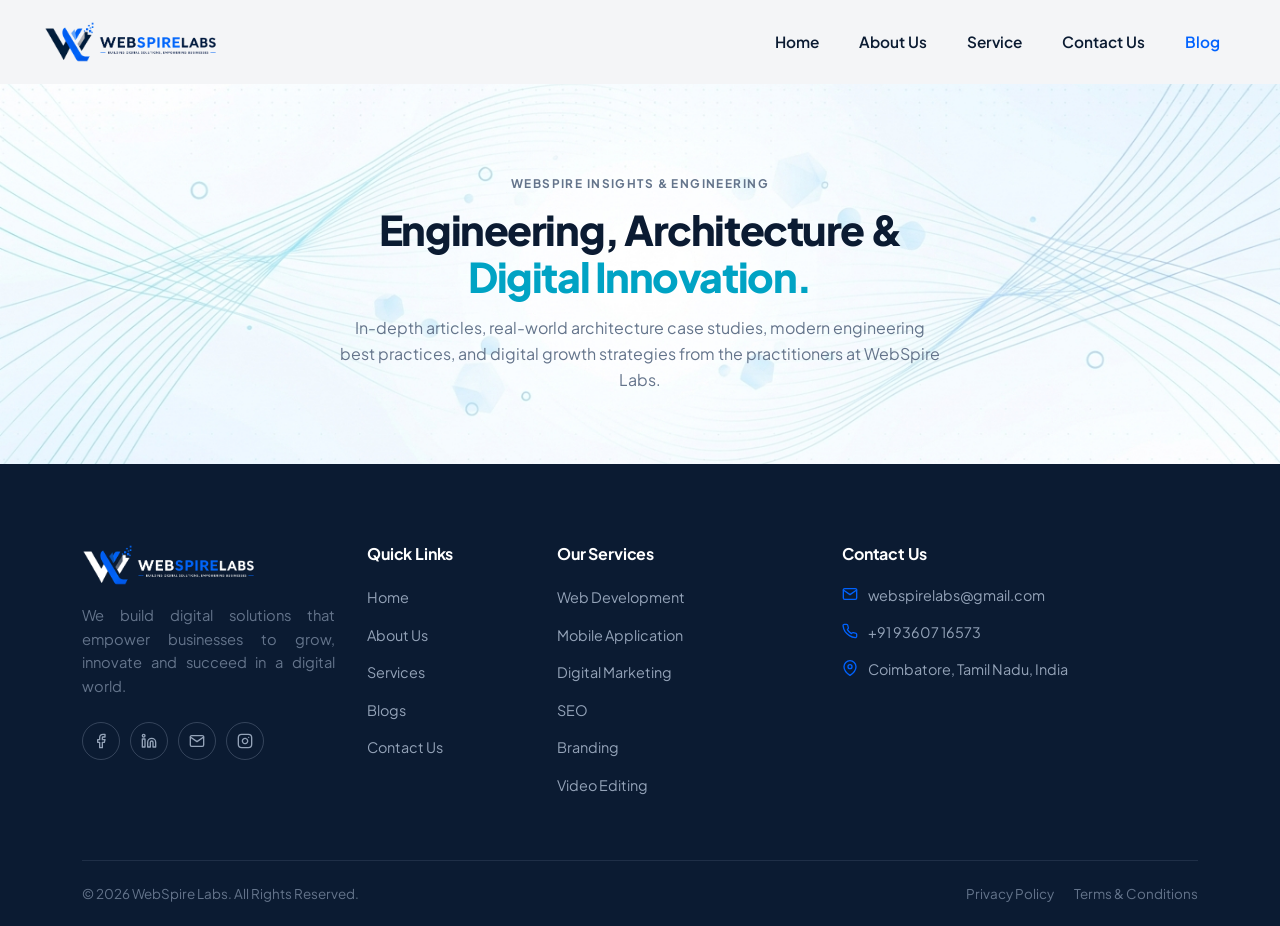
<file: blog.html>
<!DOCTYPE html>
<html lang="en">
<head>
  <meta charset="UTF-8">
  <meta name="viewport" content="width=device-width, initial-scale=1.0">
  <title>Engineering Insights, Architecture & Digital Growth | WebSpire Labs Blog</title>
  <meta name="description" content="Explore authoritative articles on full-stack web engineering, native mobile apps, custom software architecture, digital marketing, SEO, and UI/UX design from the WebSpire Labs team.">
  <meta name="keywords" content="web engineering blog, software architecture, Next.js, Flutter, IT consulting insights, technical SEO, WebSpire Labs">
  <meta name="author" content="WebSpire Labs">
  <link rel="canonical" href="https://www.webspirelabs.com/blog.html">

  <!-- Open Graph / Social Sharing -->
  <meta property="og:type" content="website">
  <meta property="og:url" content="https://www.webspirelabs.com/blog.html">
  <meta property="og:title" content="Engineering Insights & Digital Growth | WebSpire Labs Blog">
  <meta property="og:description" content="Authoritative articles on full-stack engineering, mobile apps, software architecture, and modern digital strategies.">
  <meta property="og:image" content="asstes/logo_1.png">

  <!-- Favicon -->
  <link rel="icon" type="image/png" href="asstes/favicon.png">

  <!-- Google Fonts: Plus Jakarta Sans -->
  <link rel="preconnect" href="https://fonts.googleapis.com">
  <link rel="preconnect" href="https://fonts.gstatic.com" crossorigin>
  <link href="https://fonts.googleapis.com/css2?family=Plus+Jakarta+Sans:wght@400;500;600;700;800&display=swap" rel="stylesheet">

  <!-- Bootstrap 5.3.3 CSS CDN -->
  <link href="https://cdn.jsdelivr.net/npm/bootstrap@5.3.3/dist/css/bootstrap.min.css" rel="stylesheet" integrity="sha384-QWTKZyjpPEjISv5WaRU9OFeRpok6YctnYmDr5pNlyT2bRjXh0JMhjY6hW+ALEwIH" crossorigin="anonymous">

  <!-- Master Site CSS & Dedicated Blog Stylesheet -->
  <link rel="stylesheet" href="css/style.css">
  <link rel="stylesheet" href="css/blog.css">
</head>
<body class="blog-page">

  <!-- Accessibility Skip Link -->
  <a href="#main-content" class="skip-to-content">Skip to main content</a>

  <!-- ==========================================================================
       Header & Navigation Bar (Matches About Us, Services & Home)
       ========================================================================== -->
  <header class="header-navbar" id="siteHeader">
    <div class="container">
      <nav class="navbar navbar-expand-lg p-0" aria-label="Main Navigation">
        
        <!-- Brand Logo -->
        <a class="navbar-brand brand-logo-container" href="index.html" aria-label="WebSpire Labs Home">
          <img src="asstes/logo_1.png" alt="WebSpire Labs - Building Digital Solutions, Empowering Businesses" class="brand-logo-img" width="174" height="42">
        </a>

        <!-- Mobile Toggler -->
        <button class="navbar-toggler d-lg-none border-0 p-1" type="button" data-bs-toggle="collapse" data-bs-target="#navbarMainContent" aria-controls="navbarMainContent" aria-expanded="false" aria-label="Toggle navigation">
          <span class="navbar-toggler-icon"></span>
        </button>

        <!-- Navbar Menu Items -->
        <div class="collapse navbar-collapse justify-content-end" id="navbarMainContent">
          <ul class="navbar-nav ms-auto align-items-lg-center gap-lg-2 my-3 my-lg-0">
            <li class="nav-item">
              <a class="nav-link nav-link-custom" href="index.html">Home</a>
            </li>
            <li class="nav-item">
              <a class="nav-link nav-link-custom" href="about.html">About Us</a>
            </li>
            <li class="nav-item">
              <a class="nav-link nav-link-custom" href="services.html">Service</a>
            </li>
            <li class="nav-item">
              <a class="nav-link nav-link-custom" href="contact.html">Contact Us</a>
            </li>
            <li class="nav-item">
              <a class="nav-link nav-link-custom active" aria-current="page" href="blog.html">Blog</a>
            </li>
          </ul>
        </div>

      </nav>
    </div>
  </header>

  <!-- ==========================================================================
       Main Content Landmark
       ========================================================================== -->
  <main id="main-content">

    <!-- ==========================================================================
         Section 01: Hero Banner (Cognisive-Inspired, Centered, Constellation Mesh)
         ========================================================================== -->
    <section class="hero-section subpage-hero" id="blog-hero" aria-labelledby="blogHeroTitle">
      <!-- High-Tech Constellation & Network Mesh Backdrop -->
      <div class="hero-network-backdrop" aria-hidden="true">
        <!-- <svg class="hero-constellation-svg" width="100%" height="100%" xmlns="http://www.w3.org/2000/svg">
          <defs>
            <radialGradient id="heroGlow" cx="50%" cy="35%" r="65%">
              <stop offset="0%" stop-color="rgba(0, 163, 196, 0.10)" />
              <stop offset="55%" stop-color="rgba(0, 163, 196, 0.03)" />
              <stop offset="100%" stop-color="rgba(244, 245, 247, 0)" />
            </radialGradient>
            <pattern id="dotGrid" width="36" height="36" patternUnits="userSpaceOnUse">
              <circle cx="2" cy="2" r="1.2" fill="rgba(11, 27, 50, 0.045)" />
            </pattern>
          </defs>
          <rect width="100%" height="100%" fill="url(#heroGlow)" />
          <rect width="100%" height="100%" fill="url(#dotGrid)" />
        </svg> -->
      </div>

      <div class="container hero-container">
        <div class="row align-items-center justify-content-center">
          <div class="col-12 col-md-10 col-lg-8 col-xl-7 mx-auto hero-text-col text-center">
            <span class="section-eyebrow hero-slide-badge">
              WEBSPIRE INSIGHTS &amp; ENGINEERING
            </span>
            <h1 class="hero-headline" id="blogHeroTitle">
              Engineering, Architecture &amp;<br>
              <span class="highlight-cyan">Digital Innovation.</span>
            </h1>
            <p class="hero-description">
              In-depth articles, real-world architecture case studies, modern engineering best practices, and digital growth strategies from the practitioners at WebSpire Labs.
            </p>
          </div>
        </div>
      </div>
    </section>

  </main>

  <!-- ==========================================================================
       Section 09: Full 4-Column Footer (Common - Matches About Us & Services)
       ========================================================================== -->
  <footer class="site-footer" id="contact" role="contentinfo" aria-label="Site Footer">
    <div class="container">
      <div class="row gy-4">

        <!-- Column 1: Logo + Tagline + Socials -->
        <div class="col-lg-3 col-md-6 footer-logo-col">
          <a href="index.html" aria-label="WebSpire Labs Home">
            <img src="asstes/logo-footer.png" alt="WebSpire Labs logo" class="footer-logo-img" width="174" height="42">
          </a>
          <p class="footer-tagline">
            We build digital solutions that empower businesses to grow, innovate and succeed in a digital world.
          </p>
          <nav class="footer-socials" aria-label="Social Media Links">
            <!-- Facebook -->
            <a href="#" class="footer-social-link" aria-label="Follow WebSpire Labs on Facebook" rel="noopener noreferrer">
              <svg viewBox="0 0 24 24" fill="none" stroke="currentColor" stroke-linecap="round" stroke-linejoin="round">
                <path d="M18 2h-3a5 5 0 0 0-5 5v3H7v4h3v8h4v-8h3l1-4h-4V7a1 1 0 0 1 1-1h3z"></path>
              </svg>
            </a>
            <!-- LinkedIn -->
            <a href="#" class="footer-social-link" aria-label="Connect with WebSpire Labs on LinkedIn" rel="noopener noreferrer">
              <svg viewBox="0 0 24 24" fill="none" stroke="currentColor" stroke-linecap="round" stroke-linejoin="round">
                <path d="M16 8a6 6 0 0 1 6 6v7h-4v-7a2 2 0 0 0-2-2 2 2 0 0 0-2 2v7h-4v-7a6 6 0 0 1 6-6z"></path>
                <rect x="2" y="9" width="4" height="12"></rect>
                <circle cx="4" cy="4" r="2"></circle>
              </svg>
            </a>
            <!-- Email -->
            <a href="mailto:webspirelabs@gmail.com" class="footer-social-link" aria-label="Email WebSpire Labs">
              <svg viewBox="0 0 24 24" fill="none" stroke="currentColor" stroke-linecap="round" stroke-linejoin="round">
                <path d="M4 4h16c1.1 0 2 .9 2 2v12c0 1.1-.9 2-2 2H4c-1.1 0-2-.9-2-2V6c0-1.1.9-2 2-2z"></path>
                <polyline points="22,6 12,13 2,6"></polyline>
              </svg>
            </a>
            <!-- Instagram -->
            <a href="#" class="footer-social-link" aria-label="Follow WebSpire Labs on Instagram" rel="noopener noreferrer">
              <svg viewBox="0 0 24 24" fill="none" stroke="currentColor" stroke-linecap="round" stroke-linejoin="round">
                <rect x="2" y="2" width="20" height="20" rx="5" ry="5"></rect>
                <path d="M16 11.37A4 4 0 1 1 12.63 8 4 4 0 0 1 16 11.37z"></path>
                <line x1="17.5" y1="6.5" x2="17.51" y2="6.5"></line>
              </svg>
            </a>
          </nav>
        </div>

        <!-- Column 2: Quick Links -->
        <div class="col-lg-2 col-md-6 col-6">
          <h3 class="footer-col-title">Quick Links</h3>
          <ul class="footer-nav-list" role="list">
            <li><a href="index.html">Home</a></li>
            <li><a href="about.html">About Us</a></li>
            <li><a href="services.html">Services</a></li>
            <li><a href="blog.html">Blogs</a></li>
            <li><a href="contact.html">Contact Us</a></li>
          </ul>
        </div>

        <!-- Column 3: Our Services -->
        <div class="col-lg-3 col-md-6 col-6">
          <h3 class="footer-col-title">Our Services</h3>
          <ul class="footer-nav-list" role="list">
            <li><a href="web-development.html">Web Development</a></li>
            <li><a href="services.html#mobile-apps">Mobile Application</a></li>
            <li><a href="services.html#digital-marketing">Digital Marketing</a></li>
            <li><a href="services.html#seo">SEO</a></li>
            <li><a href="services.html#branding">Branding</a></li>
            <li><a href="services.html#video-editing">Video Editing</a></li>
          </ul>
        </div>

        <!-- Column 4: Contact Us -->
        <div class="col-lg-4 col-md-6">
          <h3 class="footer-col-title">Contact Us</h3>

          <div class="footer-contact-item">
            <svg viewBox="0 0 24 24" fill="none" stroke="currentColor" stroke-linecap="round" stroke-linejoin="round" aria-hidden="true">
              <path d="M4 4h16c1.1 0 2 .9 2 2v12c0 1.1-.9 2-2 2H4c-1.1 0-2-.9-2-2V6c0-1.1.9-2 2-2z"></path>
              <polyline points="22,6 12,13 2,6"></polyline>
            </svg>
            <a href="mailto:webspirelabs@gmail.com">webspirelabs@gmail.com</a>
          </div>

          <div class="footer-contact-item">
            <svg viewBox="0 0 24 24" fill="none" stroke="currentColor" stroke-linecap="round" stroke-linejoin="round" aria-hidden="true">
              <path d="M22 16.92v3a2 2 0 0 1-2.18 2 19.79 19.79 0 0 1-8.63-3.07A19.5 19.5 0 0 1 4.69 13a19.79 19.79 0 0 1-3.07-8.67A2 2 0 0 1 3.77 2h3a2 2 0 0 1 2 1.72 12.84 12.84 0 0 0 .7 2.81 2 2 0 0 1-.45 2.11L8.09 9.91a16 16 0 0 0 6 6l.91-.91a2 2 0 0 1 2.11-.45 12.84 12.84 0 0 0 2.81.7A2 2 0 0 1 22 17z"></path>
            </svg>
            <a href="tel:+919360716573">+91 93607 16573</a>
          </div>

          <div class="footer-contact-item">
            <svg viewBox="0 0 24 24" fill="none" stroke="currentColor" stroke-linecap="round" stroke-linejoin="round" aria-hidden="true">
              <path d="M21 10c0 7-9 13-9 13s-9-6-9-13a9 9 0 0 1 18 0z"></path>
              <circle cx="12" cy="10" r="3"></circle>
            </svg>
            <span>Coimbatore, Tamil Nadu, India</span>
          </div>
        </div>

      </div>

      <!-- Footer Divider + Copyright Bar -->
      <div class="footer-divider">
        <div class="row align-items-center">
          <div class="col-md-6">
            <p class="footer-copyright">&copy; <span id="currentYear">2026</span> WebSpire Labs. All Rights Reserved.</p>
          </div>
          <div class="col-md-6">
            <div class="footer-legal-links">
              <a href="#">Privacy Policy</a>
              <a href="#">Terms &amp; Conditions</a>
            </div>
          </div>
        </div>
      </div>

    </div>
  </footer>

  <!-- Floating WhatsApp Action Button -->
  <a href="https://wa.me/919360716573?text=Hello%20WebSpire%20Labs%2C%20I%20would%20like%20to%20inquire%20about%20your%20services." 
     class="floating-whatsapp-btn" 
     target="_blank" 
     rel="noopener noreferrer" 
     aria-label="Chat with WebSpire Labs on WhatsApp"
     title="Chat with us on WhatsApp">
    <svg class="whatsapp-icon" viewBox="0 0 24 24" fill="#FFFFFF" xmlns="http://www.w3.org/2000/svg" aria-hidden="true">
      <path d="M.057 24l1.687-6.163c-1.041-1.804-1.588-3.849-1.587-5.946.003-6.556 5.338-11.891 11.893-11.891 3.181.001 6.167 1.24 8.413 3.488 2.245 2.248 3.481 5.236 3.48 8.414-.003 6.557-5.338 11.892-11.893 11.892-1.99-.001-3.951-.5-5.688-1.448l-6.305 1.654zm6.597-3.807c1.676.995 3.276 1.591 5.392 1.592 5.448 0 9.886-4.434 9.889-9.885.002-5.462-4.415-9.89-9.881-9.892-5.452 0-9.887 4.434-9.889 9.884-.001 2.225.651 3.891 1.746 5.634l-.999 3.648 3.742-.981zm11.387-5.464c-.074-.124-.272-.198-.57-.347-.297-.149-1.758-.868-2.031-.967-.272-.099-.47-.149-.669.149-.198.297-.768.967-.941 1.165-.173.198-.347.223-.644.074-.297-.149-1.255-.462-2.39-1.475-.883-.788-1.48-1.761-1.653-2.059-.173-.297-.018-.458.13-.606.134-.133.297-.347.446-.521.151-.172.2-.296.3-.495.099-.198.05-.372-.025-.521-.075-.148-.669-1.611-.916-2.206-.242-.579-.487-.501-.669-.51l-.57-.01c-.198 0-.52.074-.792.372s-1.04 1.016-1.04 2.479 1.065 2.876 1.213 3.074c.149 1.98 2.095 3.2 5.076 4.487.709.306 1.263.489 1.694.626.712.226 1.36.194 1.872.118.571-.085 1.758-.719 2.006-1.413.248-.695.248-1.29.173-1.414z"/>
    </svg>
    <span class="whatsapp-tooltip">Chat with us</span>
  </a>

  <!-- Bootstrap 5 Bundle JS CDN -->
  <script src="https://cdn.jsdelivr.net/npm/bootstrap@5.3.3/dist/js/bootstrap.bundle.min.js" integrity="sha384-YvpcrYf0tY3lHB60NNkmXc5s9fDVZLESaAA55NDzOxhy9GkcIdslK1eN7N6jIeHz" crossorigin="anonymous"></script>

  <!-- Site Master & Blog Interaction Scripts -->
  <script src="js/main.js"></script>
  <script src="js/header.js"></script>
  <!-- Dynamic Year Script (Matches About Us & Services) -->
  <script>
    const currentYearEl = document.getElementById('currentYear');
    if (currentYearEl) currentYearEl.textContent = new Date().getFullYear();
  </script>
</body>
</html>
</file>
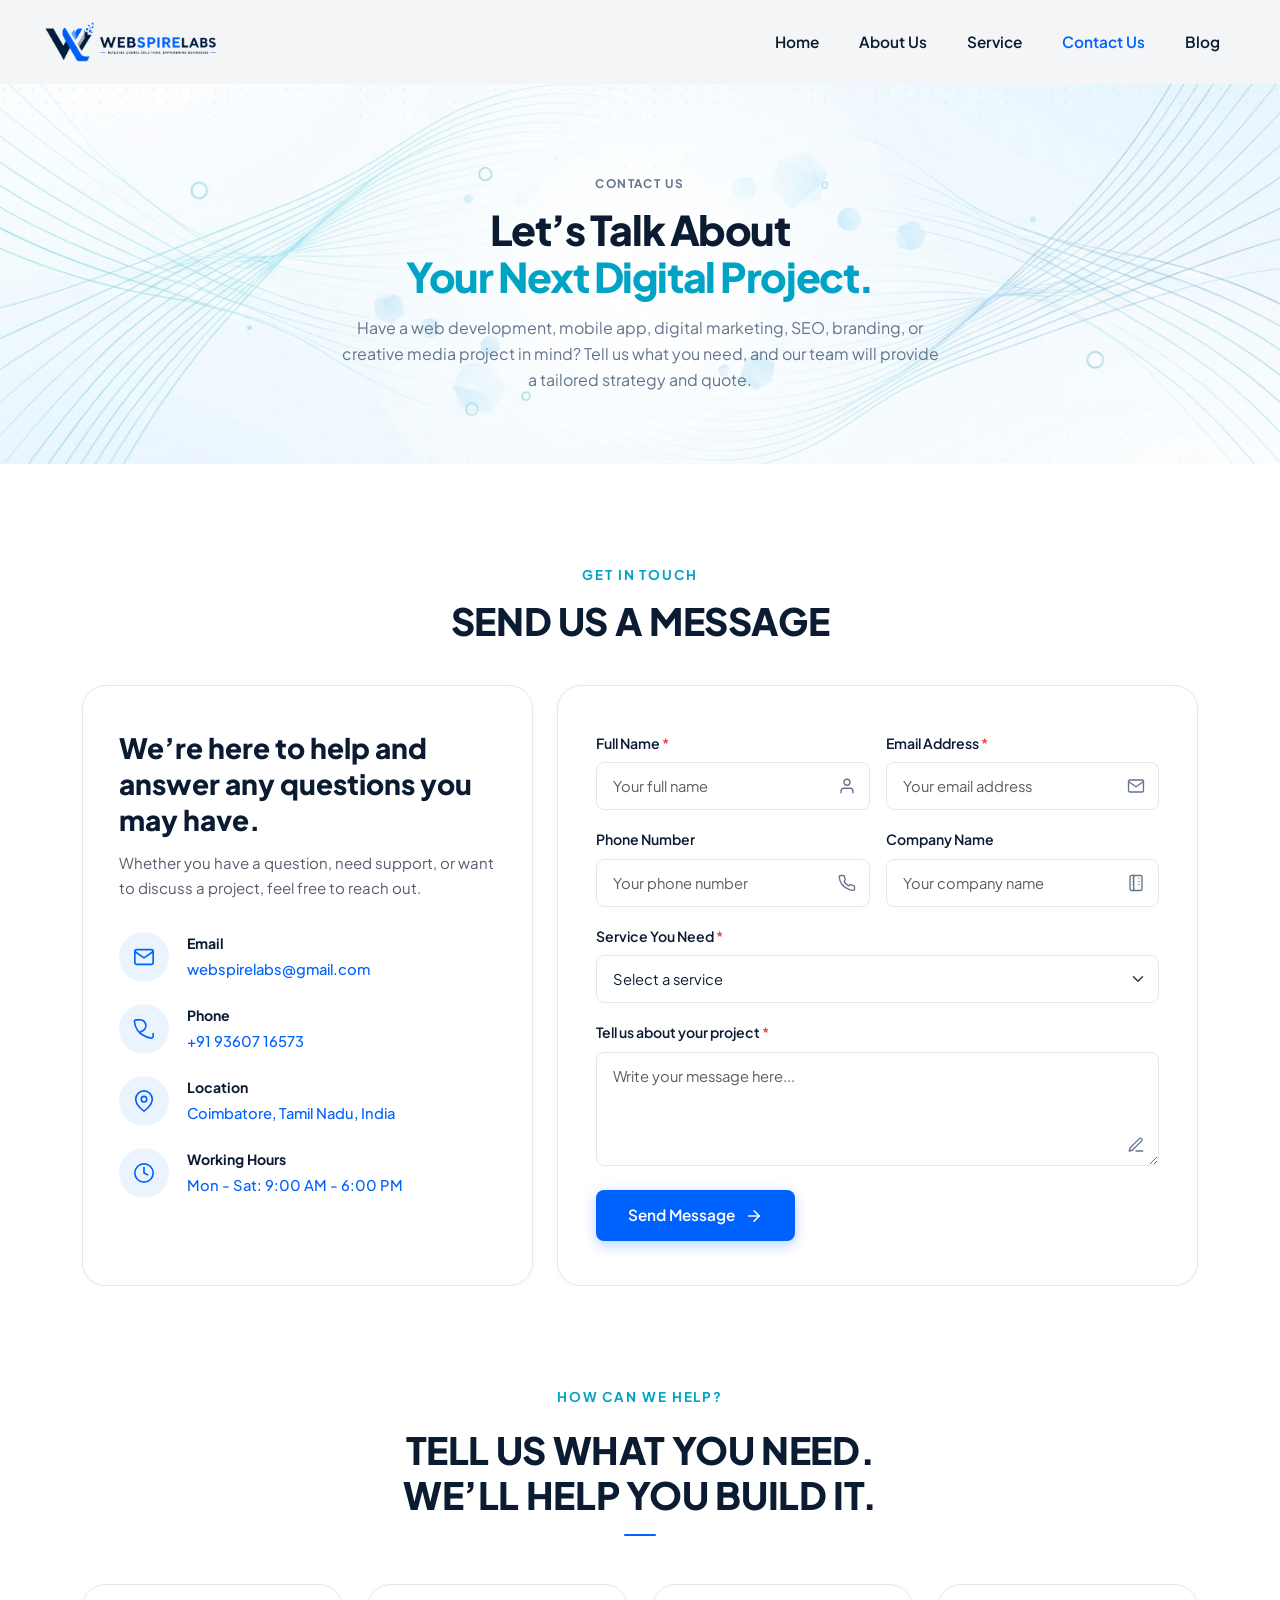
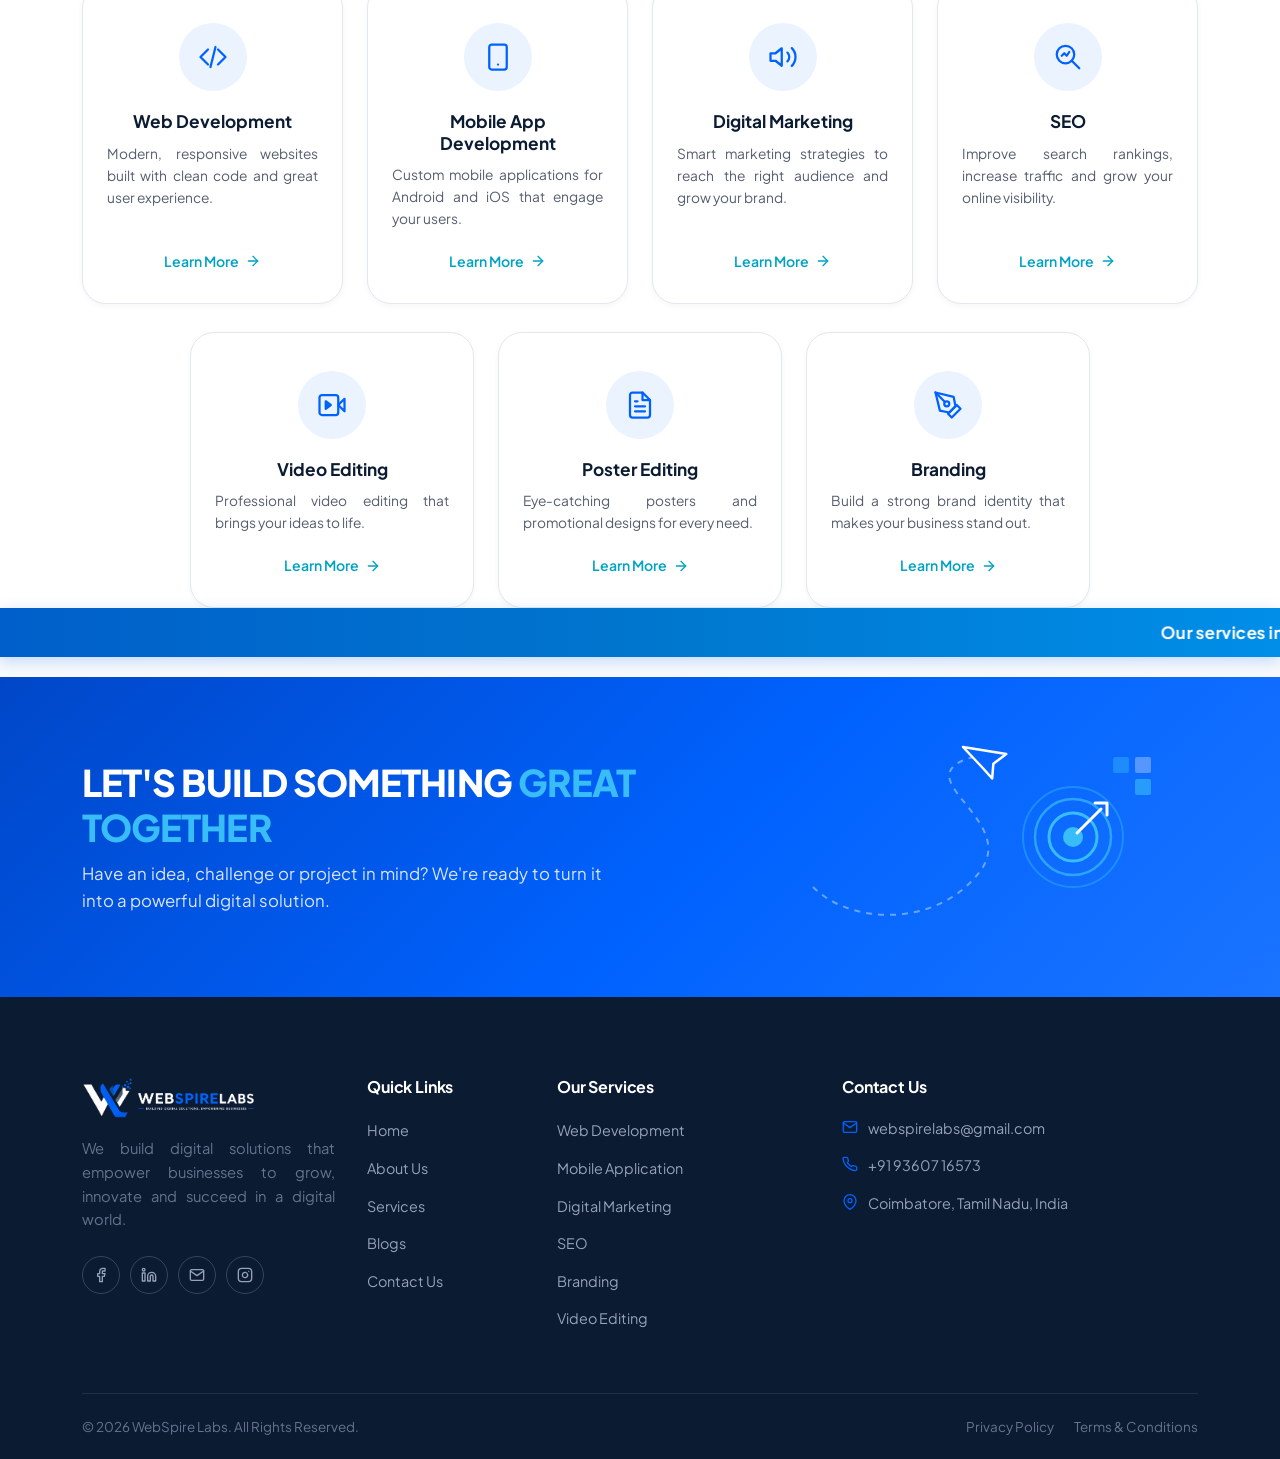
<file: contact.html>
<!DOCTYPE html>
<html lang="en">
<head>
  <meta charset="UTF-8">
  <meta name="viewport" content="width=device-width, initial-scale=1.0">
  
  <!-- Primary Meta Tags -->
  <title>Contact Us — WebSpire Labs | Let's Talk About Your Next Digital Project</title>
  <meta name="title" content="Contact Us — WebSpire Labs | Let's Talk About Your Next Digital Project">
  <meta name="description" content="Get in touch with WebSpire Labs for high-performance web development, mobile applications, digital marketing, SEO, branding, and video editing. Let's build together.">
  <meta name="keywords" content="Contact WebSpire Labs, IT Consultation Coimbatore, Web Development Enquiry, Mobile App Development, Digital Marketing Services, Coimbatore IT Company">
  <meta name="author" content="WebSpire Labs">
  <meta name="robots" content="index, follow">
  <link rel="canonical" href="https://www.webspirelabs.com/contact.html">

  <!-- Open Graph / Facebook -->
  <meta property="og:type" content="website">
  <meta property="og:url" content="https://www.webspirelabs.com/contact.html">
  <meta property="og:title" content="Contact Us — WebSpire Labs | Let's Talk About Your Next Digital Project">
  <meta property="og:description" content="Have an idea or business challenge? Tell us what you need, and our team will help you build the right digital solution.">
  <meta property="og:image" content="asstes/logo_1.png">

  <!-- Twitter Meta Tags -->
  <meta name="twitter:card" content="summary_large_image">
  <meta name="twitter:url" content="https://www.webspirelabs.com/contact.html">
  <meta name="twitter:title" content="Contact Us — WebSpire Labs">
  <meta name="twitter:description" content="Reach out to WebSpire Labs for expert digital consulting, web & mobile engineering.">
  <meta name="twitter:image" content="asstes/logo_1.png">

  <!-- Favicon -->
  <link rel="icon" type="image/png" href="asstes/favicon.png">

  <!-- Google Fonts: Plus Jakarta Sans -->
  <link rel="preconnect" href="https://fonts.googleapis.com">
  <link rel="preconnect" href="https://fonts.gstatic.com" crossorigin>
  <link href="https://fonts.googleapis.com/css2?family=Plus+Jakarta+Sans:ital,wght@0,300;0,400;0,500;0,600;0,700;0,800;1,400;1,600&display=swap" rel="stylesheet">

  <!-- Bootstrap 5 CSS CDN -->
  <link href="https://cdn.jsdelivr.net/npm/bootstrap@5.3.3/dist/css/bootstrap.min.css" rel="stylesheet" integrity="sha384-QWTKZyjpPEjISv5WaRU9OFeRpok6YctnYmDr5pNlyT2bRjXh0JMhjY6hW+ALEwIH" crossorigin="anonymous">

  <!-- Custom Master Stylesheet (Global Tokens, Navigation, Footer) -->
  <link rel="stylesheet" href="css/style.css">

  <!-- Contact Us Specific Stylesheet -->
  <link rel="stylesheet" href="css/contact.css">

  <!-- Schema.org JSON-LD Structured Data -->
  <script type="application/ld+json">
  {
    "@context": "https://schema.org",
    "@type": "ContactPage",
    "name": "Contact WebSpire Labs",
    "url": "https://www.webspirelabs.com/contact.html",
    "description": "Contact WebSpire Labs for comprehensive IT services, software development, mobile apps, and digital marketing in Coimbatore.",
    "mainEntity": {
      "@type": "Organization",
      "name": "WebSpire Labs",
      "url": "https://www.webspirelabs.com",
      "logo": "asstes/logo_1.png",
      "telephone": "+91 93607 16573",
      "email": "webspirelabs@gmail.com",
      "address": {
        "@type": "PostalAddress",
        "streetAddress": "123, Digital Park, Avinashi Road",
        "addressLocality": "Coimbatore",
        "addressRegion": "Tamil Nadu",
        "postalCode": "641018",
        "addressCountry": "IN"
      }
    }
  }
  </script>
</head>
<body>

  <!-- Accessibility Skip Link -->
  <a href="#main-content" class="skip-to-content">Skip to main content</a>

  <!-- ==========================================================================
       Header & Navigation Bar (Matches Home & About Us Pages)
       ========================================================================== -->
  <header class="header-navbar" id="siteHeader">
    <div class="container">
      <nav class="navbar navbar-expand-lg p-0" aria-label="Main Navigation">
        
        <!-- Brand Logo -->
        <a class="navbar-brand brand-logo-container" href="index.html" aria-label="WebSpire Labs Home">
          <img src="asstes/logo_1.png" alt="WebSpire Labs - Building Digital Solutions, Empowering Businesses" class="brand-logo-img" width="174" height="42">
        </a>

        <!-- Mobile Toggler -->
        <button class="navbar-toggler d-lg-none border-0 p-1" type="button" data-bs-toggle="collapse" data-bs-target="#navbarMainContent" aria-controls="navbarMainContent" aria-expanded="false" aria-label="Toggle navigation">
          <span class="navbar-toggler-icon"></span>
        </button>

        <!-- Navbar Menu Items -->
        <div class="collapse navbar-collapse justify-content-end" id="navbarMainContent">
          <ul class="navbar-nav ms-auto align-items-lg-center gap-lg-2 my-3 my-lg-0">
            <li class="nav-item">
              <a class="nav-link nav-link-custom" href="index.html">Home</a>
            </li>
            <li class="nav-item">
              <a class="nav-link nav-link-custom" href="about.html">About Us</a>
            </li>
            <li class="nav-item">
              <a class="nav-link nav-link-custom" href="services.html">Service</a>
            </li>
            <li class="nav-item">
              <a class="nav-link nav-link-custom active" aria-current="page" href="contact.html">Contact Us</a>
            </li>
            <li class="nav-item">
              <a class="nav-link nav-link-custom" href="blog.html">Blog</a>
            </li>
          </ul>
        </div>

      </nav>
    </div>
  </header>

  <!-- ==========================================================================
       Main Content Area
       ========================================================================== -->
  <main id="main-content">

    <!-- ==========================================================================
         Section 1: Contact Hero (Unified Master Hero Design)
         ========================================================================== -->
    <section class="hero-section subpage-hero" id="contact-hero" aria-labelledby="contact-hero-title">
      <!-- High-Tech Constellation & Network Mesh Backdrop (Matches Home & About Us Pages) -->
      <div class="hero-network-backdrop" aria-hidden="true">
        <!-- <svg class="hero-constellation-svg" width="100%" height="100%" xmlns="http://www.w3.org/2000/svg">
          <defs>
            <radialGradient id="heroGlow" cx="50%" cy="35%" r="65%">
              <stop offset="0%" stop-color="rgba(0, 163, 196, 0.10)" />
              <stop offset="55%" stop-color="rgba(0, 163, 196, 0.03)" />
              <stop offset="100%" stop-color="rgba(244, 245, 247, 0)" />
            </radialGradient>
            <pattern id="dotGrid" width="36" height="36" patternUnits="userSpaceOnUse">
              <circle cx="2" cy="2" r="1.2" fill="rgba(11, 27, 50, 0.045)" />
            </pattern>
          </defs>
          <rect width="100%" height="100%" fill="url(#heroGlow)" />
          <rect width="100%" height="100%" fill="url(#dotGrid)" />
        </svg> -->
      </div>

      <div class="container hero-container">
        <div class="row align-items-center justify-content-center">
          <!-- Center Content (Compact Inner-Page Banner) -->
          <div class="col-12 col-md-10 col-lg-8 col-xl-7 mx-auto hero-text-col text-center">
            <span class="section-eyebrow hero-slide-badge">
              CONTACT US
            </span>
            <h1 class="hero-headline" id="contact-hero-title">
              Let’s Talk About<br>
              <span class="highlight-cyan">Your Next Digital Project.</span>
            </h1>
            <p class="hero-description">
              Have a web development, mobile app, digital marketing, SEO, branding, or creative media project in mind? Tell us what you need, and our team will provide a tailored strategy and quote.
            </p>
            <!-- <a href="#contact-form" class="hero-action-row" aria-label="Send an Enquiry">
              <span class="hero-circle-cta">
                <svg width="22" height="22" viewBox="0 0 24 24" fill="none" stroke="currentColor" stroke-width="2.5" stroke-linecap="round" stroke-linejoin="round">
                  <line x1="12" y1="5" x2="12" y2="19"></line>
                  <polyline points="19 12 12 19 5 12"></polyline>
                </svg>
              </span>
              <span class="hero-action-label">Send an Enquiry</span>
            </a> -->
          </div>
        </div>
      </div>
    </section>

    <!-- ======================================================================
         SECTION 2: Let's Connect + Send Us A Message Form (2_form_map.png)
         ====================================================================== -->
    <section class="contact-main-section" id="contact-form" aria-label="Contact Information and Message Form">
      <div class="container">

        <!-- Section Header -->
        <div class="section-header">
          <span class="section-eyebrow">GET IN TOUCH</span>
          <h2 class="section-title">SEND US A MESSAGE</h2>
        </div>

        <div class="row g-4 align-items-stretch">

          <!-- Left Column: Let's Connect Card -->
          <div class="col-lg-5">
            <div class="connect-info-card">
              
              <!-- Eyebrow & Title -->
              <div class="connect-heading-wrap">
                <h3 class="connect-title">
                  We’re here to help and answer any questions you may have.
                </h3>
                <p class="connect-lead">
                  Whether you have a question, need support, or want to discuss a project, feel free to reach out.
                </p>
              </div>

              <!-- Contact Items List -->
              <div class="connect-items-list">
                
                <!-- Email Item -->
                <div class="connect-item">
                  <div class="connect-icon-box" aria-hidden="true">
                    <svg viewBox="0 0 24 24" fill="none" stroke="currentColor" stroke-linecap="round" stroke-linejoin="round">
                      <path d="M4 4h16c1.1 0 2 .9 2 2v12c0 1.1-.9 2-2 2H4c-1.1 0-2-.9-2-2V6c0-1.1.9-2 2-2z"></path>
                      <polyline points="22,6 12,13 2,6"></polyline>
                    </svg>
                  </div>
                  <div>
                    <div class="connect-label">Email</div>
                    <div class="connect-value">
                      <a href="mailto:webspirelabs@gmail.com">webspirelabs@gmail.com</a>
                    </div>
                  </div>
                </div>

                <!-- Phone Item -->
                <div class="connect-item">
                  <div class="connect-icon-box" aria-hidden="true">
                    <svg viewBox="0 0 24 24" fill="none" stroke="currentColor" stroke-linecap="round" stroke-linejoin="round">
                      <path d="M22 16.92v3a2 2 0 0 1-2.18 2 19.79 19.79 0 0 1-8.63-3.07A19.5 19.5 0 0 1 4.69 13a19.79 19.79 0 0 1-3.07-8.67A2 2 0 0 1 3.77 2h3a2 2 0 0 1 1.72 12.84 12.84 0 0 0 .7 2.81 2 2 0 0 1-.45 2.11L8.09 9.91a16 16 0 0 0 6 6l.91-.91a2 2 0 0 1 2.11-.45 12.84 12.84 0 0 0 2.81.7A2 2 0 0 1 22 17z"></path>
                    </svg>
                  </div>
                  <div>
                    <div class="connect-label">Phone</div>
                    <div class="connect-value">
                      <a href="tel:+919360716573">+91 93607 16573</a>
                    </div>
                  </div>
                </div>

                <!-- Location Item -->
                <div class="connect-item">
                  <div class="connect-icon-box" aria-hidden="true">
                    <svg viewBox="0 0 24 24" fill="none" stroke="currentColor" stroke-linecap="round" stroke-linejoin="round">
                      <path d="M21 10c0 7-9 13-9 13s-9-6-9-13a9 9 0 0 1 18 0z"></path>
                      <circle cx="12" cy="10" r="3"></circle>
                    </svg>
                  </div>
                  <div>
                    <div class="connect-label">Location</div>
                    <div class="connect-value">
                      Coimbatore, Tamil Nadu, India
                    </div>
                  </div>
                </div>

                <!-- Working Hours Item -->
                <div class="connect-item">
                  <div class="connect-icon-box" aria-hidden="true">
                    <svg viewBox="0 0 24 24" fill="none" stroke="currentColor" stroke-linecap="round" stroke-linejoin="round">
                      <circle cx="12" cy="12" r="10"></circle>
                      <polyline points="12 6 12 12 16 14"></polyline>
                    </svg>
                  </div>
                  <div>
                    <div class="connect-label">Working Hours</div>
                    <div class="connect-value">
                      Mon - Sat: 9:00 AM - 6:00 PM
                    </div>
                  </div>
                </div>

              </div>

              <!-- Pixel Cubes Accent (Removed as requested) -->

            </div>
          </div>

          <!-- Right Column: Send Us A Message Form -->
          <div class="col-lg-7">
            <div class="contact-form-card">
              
              <!-- Eyebrow with Accent Line -->
              <!-- <div class="contact-eyebrow-wrap mb-4">
                <span class="section-eyebrow">SEND US A MESSAGE</span>
                <div class="contact-eyebrow-line"></div>
              </div> -->

              <!-- Interactive Form -->
              <form action="#" method="POST" id="mainContactForm" onsubmit="event.preventDefault(); alert('Thank you for contacting WebSpire Labs! Our team will get back to you shortly.');">
                
                <!-- Row 1: Full Name & Email Address -->
                <div class="row g-3 mb-3">
                  <div class="col-md-6">
                    <label for="inputFullName" class="form-label">Full Name <span class="required-star">*</span></label>
                    <div class="form-input-wrap">
                      <input type="text" class="form-control" id="inputFullName" name="fullName" placeholder="Your full name" required>
                      <svg class="form-input-icon" viewBox="0 0 24 24" fill="none" stroke="currentColor" stroke-linecap="round" stroke-linejoin="round" aria-hidden="true">
                        <path d="M20 21v-2a4 4 0 0 0-4-4H8a4 4 0 0 0-4 4v2"></path>
                        <circle cx="12" cy="7" r="4"></circle>
                      </svg>
                    </div>
                  </div>
                  <div class="col-md-6">
                    <label for="inputEmail" class="form-label">Email Address <span class="required-star">*</span></label>
                    <div class="form-input-wrap">
                      <input type="email" class="form-control" id="inputEmail" name="email" placeholder="Your email address" required>
                      <svg class="form-input-icon" viewBox="0 0 24 24" fill="none" stroke="currentColor" stroke-linecap="round" stroke-linejoin="round" aria-hidden="true">
                        <path d="M4 4h16c1.1 0 2 .9 2 2v12c0 1.1-.9 2-2 2H4c-1.1 0-2-.9-2-2V6c0-1.1.9-2 2-2z"></path>
                        <polyline points="22,6 12,13 2,6"></polyline>
                      </svg>
                    </div>
                  </div>
                </div>

                <!-- Row 2: Phone Number & Company Name -->
                <div class="row g-3 mb-3">
                  <div class="col-md-6">
                    <label for="inputPhone" class="form-label">Phone Number</label>
                    <div class="form-input-wrap">
                      <input type="tel" class="form-control" id="inputPhone" name="phone" placeholder="Your phone number">
                      <svg class="form-input-icon" viewBox="0 0 24 24" fill="none" stroke="currentColor" stroke-linecap="round" stroke-linejoin="round" aria-hidden="true">
                        <path d="M22 16.92v3a2 2 0 0 1-2.18 2 19.79 19.79 0 0 1-8.63-3.07A19.5 19.5 0 0 1 4.69 13a19.79 19.79 0 0 1-3.07-8.67A2 2 0 0 1 3.77 2h3a2 2 0 0 1 2 1.72 12.84 12.84 0 0 0 .7 2.81 2 2 0 0 1-.45 2.11L8.09 9.91a16 16 0 0 0 6 6l.91-.91a2 2 0 0 1 2.11-.45 12.84 12.84 0 0 0 2.81.7A2 2 0 0 1 22 17z"></path>
                      </svg>
                    </div>
                  </div>
                  <div class="col-md-6">
                    <label for="inputCompany" class="form-label">Company Name</label>
                    <div class="form-input-wrap">
                      <input type="text" class="form-control" id="inputCompany" name="company" placeholder="Your company name">
                      <svg class="form-input-icon" viewBox="0 0 24 24" fill="none" stroke="currentColor" stroke-linecap="round" stroke-linejoin="round" aria-hidden="true">
                        <rect x="4" y="2" width="16" height="20" rx="2" ry="2"></rect>
                        <line x1="9" y1="22" x2="9" y2="2"></line>
                        <line x1="8" y1="6" x2="8.01" y2="6"></line>
                        <line x1="16" y1="6" x2="16.01" y2="6"></line>
                        <line x1="8" y1="10" x2="8.01" y2="10"></line>
                        <line x1="16" y1="10" x2="16.01" y2="10"></line>
                        <line x1="8" y1="14" x2="8.01" y2="14"></line>
                        <line x1="16" y1="14" x2="16.01" y2="14"></line>
                      </svg>
                    </div>
                  </div>
                </div>

                <!-- Row 3: Service You Need -->
                <div class="mb-3">
                  <label for="selectService" class="form-label">Service You Need <span class="required-star">*</span></label>
                  <div class="form-input-wrap">
                    <select class="form-select" id="selectService" name="service" required>
                      <option value="" selected disabled>Select a service</option>
                      <option value="web-development">Web Development</option>
                      <option value="mobile-app">Mobile Application</option>
                      <option value="digital-marketing">Digital Marketing</option>
                      <option value="seo">SEO (Search Engine Optimization)</option>
                      <option value="branding">Branding &amp; UI/UX</option>
                      <option value="video-editing">Video Editing</option>
                      <option value="poster-editing">Poster &amp; Graphic Design</option>
                      <option value="it-consulting">General Consultation</option>
                    </select>
                  </div>
                </div>

                <!-- Row 4: Tell us about your project -->
                <div class="mb-4">
                  <label for="inputMessage" class="form-label">Tell us about your project <span class="required-star">*</span></label>
                  <div class="form-input-wrap">
                    <textarea class="form-control" id="inputMessage" name="message" rows="4" placeholder="Write your message here..." required></textarea>
                    <svg class="form-input-icon" viewBox="0 0 24 24" fill="none" stroke="currentColor" stroke-linecap="round" stroke-linejoin="round" aria-hidden="true">
                      <path d="M12 20h9"></path>
                      <path d="M16.5 3.5a2.121 2.121 0 0 1 3 3L7 19l-4 1 1-4L16.5 3.5z"></path>
                    </svg>
                  </div>
                </div>

                <!-- Submit Button -->
                <button type="submit" class="btn-send-message" id="btnSubmitContact">
                  Send Message
                  <svg viewBox="0 0 24 24" fill="none" stroke="currentColor" stroke-linecap="round" stroke-linejoin="round" aria-hidden="true">
                    <line x1="5" y1="12" x2="19" y2="12"></line>
                    <polyline points="12 5 19 12 12 19"></polyline>
                  </svg>
                </button>

              </form>

              <!-- Dot Grid Accent (Removed as requested) -->

            </div>
          </div>

        </div>
      </div>
    </section>

    <!-- ======================================================================
         SECTION 3: How Can We Help? / Services Grid (4_how_can_i.png)
         ====================================================================== -->
    <section class="how-can-we-help-section" id="how-we-help" aria-labelledby="howCanWeHelpTitle">
      
      <!-- Decorative Accents (Removed as requested) -->

      <div class="container position-relative">
        
        <!-- Section Header -->
        <div class="section-header text-center max-w-720 mx-auto mb-5">
          <span class="section-eyebrow">HOW CAN WE HELP?</span>
          <h2 class="section-title mt-2 mb-3" id="howCanWeHelpTitle">
            Tell Us What You Need.<br>We’ll Help You <span class="highlight-blue">Build It.</span>
          </h2>
          <div class="work-card-underline mx-auto"></div>
          <!-- <p class="section-subtitle mt-3">
            From development to design and marketing, we offer a complete range of digital solutions to grow your business.
          </p> -->
        </div>

        <!-- Top Row (4 Cards) -->
        <div class="help-grid-top">
          
          <!-- Service 1: Web Development -->
          <article class="help-service-card" aria-labelledby="help-service-1-title">
            <div class="help-icon-wrap" aria-hidden="true">
              <svg viewBox="0 0 24 24" fill="none" stroke="currentColor" stroke-linecap="round" stroke-linejoin="round">
                <polyline points="16 18 22 12 16 6"></polyline>
                <polyline points="8 6 2 12 8 18"></polyline>
                <line x1="14" y1="4" x2="10" y2="20"></line>
              </svg>
            </div>
            <h3 class="help-card-title" id="help-service-1-title">Web Development</h3>
            <p class="help-card-desc">
              Modern, responsive websites built with clean code and great user experience.
            </p>
            <a href="services.html#web-dev" class="help-card-link" aria-label="Learn more about Web Development">
              Learn More
              <svg viewBox="0 0 24 24" fill="none" stroke="currentColor" stroke-linecap="round" stroke-linejoin="round" aria-hidden="true">
                <line x1="5" y1="12" x2="19" y2="12"></line>
                <polyline points="12 5 19 12 12 19"></polyline>
              </svg>
            </a>
          </article>

          <!-- Service 2: Mobile App Development -->
          <article class="help-service-card" aria-labelledby="help-service-2-title">
            <div class="help-icon-wrap" aria-hidden="true">
              <svg viewBox="0 0 24 24" fill="none" stroke="currentColor" stroke-linecap="round" stroke-linejoin="round">
                <rect x="5" y="2" width="14" height="20" rx="2" ry="2"></rect>
                <line x1="12" y1="18" x2="12.01" y2="18"></line>
              </svg>
            </div>
            <h3 class="help-card-title" id="help-service-2-title">Mobile App Development</h3>
            <p class="help-card-desc">
              Custom mobile applications for Android and iOS that engage your users.
            </p>
            <a href="services.html#mobile-apps" class="help-card-link" aria-label="Learn more about Mobile App Development">
              Learn More
              <svg viewBox="0 0 24 24" fill="none" stroke="currentColor" stroke-linecap="round" stroke-linejoin="round" aria-hidden="true">
                <line x1="5" y1="12" x2="19" y2="12"></line>
                <polyline points="12 5 19 12 12 19"></polyline>
              </svg>
            </a>
          </article>

          <!-- Service 3: Digital Marketing -->
          <article class="help-service-card" aria-labelledby="help-service-3-title">
            <div class="help-icon-wrap" aria-hidden="true">
              <svg viewBox="0 0 24 24" fill="none" stroke="currentColor" stroke-linecap="round" stroke-linejoin="round">
                <polygon points="11 5 6 9 2 9 2 15 6 15 11 19 11 5"></polygon>
                <path d="M15.54 8.46a5 5 0 0 1 0 7.07"></path>
                <path d="M19.07 4.93a10 10 0 0 1 0 14.14"></path>
              </svg>
            </div>
            <h3 class="help-card-title" id="help-service-3-title">Digital Marketing</h3>
            <p class="help-card-desc">
              Smart marketing strategies to reach the right audience and grow your brand.
            </p>
            <a href="services.html#digital-marketing" class="help-card-link" aria-label="Learn more about Digital Marketing">
              Learn More
              <svg viewBox="0 0 24 24" fill="none" stroke="currentColor" stroke-linecap="round" stroke-linejoin="round" aria-hidden="true">
                <line x1="5" y1="12" x2="19" y2="12"></line>
                <polyline points="12 5 19 12 12 19"></polyline>
              </svg>
            </a>
          </article>

          <!-- Service 4: SEO -->
          <article class="help-service-card" aria-labelledby="help-service-4-title">
            <div class="help-icon-wrap" aria-hidden="true">
              <svg viewBox="0 0 24 24" fill="none" stroke="currentColor" stroke-linecap="round" stroke-linejoin="round">
                <circle cx="10" cy="10" r="7"></circle>
                <line x1="21" y1="21" x2="15" y2="15"></line>
                <polyline points="7 11 9 9 11 11 13 8"></polyline>
              </svg>
            </div>
            <h3 class="help-card-title" id="help-service-4-title">SEO</h3>
            <p class="help-card-desc">
              Improve search rankings, increase traffic and grow your online visibility.
            </p>
            <a href="services.html#seo" class="help-card-link" aria-label="Learn more about SEO">
              Learn More
              <svg viewBox="0 0 24 24" fill="none" stroke="currentColor" stroke-linecap="round" stroke-linejoin="round" aria-hidden="true">
                <line x1="5" y1="12" x2="19" y2="12"></line>
                <polyline points="12 5 19 12 12 19"></polyline>
              </svg>
            </a>
          </article>

        </div>

        <!-- Bottom Row (3 Cards Centered) -->
        <div class="help-grid-bottom">
          
          <!-- Service 5: Video Editing -->
          <article class="help-service-card" aria-labelledby="help-service-5-title">
            <div class="help-icon-wrap" aria-hidden="true">
              <svg viewBox="0 0 24 24" fill="none" stroke="currentColor" stroke-linecap="round" stroke-linejoin="round">
                <rect x="2" y="4" width="15" height="16" rx="2" ry="2"></rect>
                <polygon points="22 7 17 12 22 17 22 7"></polygon>
                <polygon points="7 9 11 12 7 15" fill="currentColor"></polygon>
              </svg>
            </div>
            <h3 class="help-card-title" id="help-service-5-title">Video Editing</h3>
            <p class="help-card-desc">
              Professional video editing that brings your ideas to life.
            </p>
            <a href="services.html#video-editing" class="help-card-link" aria-label="Learn more about Video Editing">
              Learn More
              <svg viewBox="0 0 24 24" fill="none" stroke="currentColor" stroke-linecap="round" stroke-linejoin="round" aria-hidden="true">
                <line x1="5" y1="12" x2="19" y2="12"></line>
                <polyline points="12 5 19 12 12 19"></polyline>
              </svg>
            </a>
          </article>

          <!-- Service 6: Poster Editing -->
          <article class="help-service-card" aria-labelledby="help-service-6-title">
            <div class="help-icon-wrap" aria-hidden="true">
              <svg viewBox="0 0 24 24" fill="none" stroke="currentColor" stroke-linecap="round" stroke-linejoin="round">
                <path d="M14 2H6a2 2 0 0 0-2 2v16a2 2 0 0 0 2 2h12a2 2 0 0 0 2-2V8z"></path>
                <polyline points="14 2 14 8 20 8"></polyline>
                <line x1="16" y1="13" x2="8" y2="13"></line>
                <line x1="16" y1="17" x2="8" y2="17"></line>
                <polyline points="10 9 9 9 8 9"></polyline>
              </svg>
            </div>
            <h3 class="help-card-title" id="help-service-6-title">Poster Editing</h3>
            <p class="help-card-desc">
              Eye-catching posters and promotional designs for every need.
            </p>
            <a href="services.html#poster-editing" class="help-card-link" aria-label="Learn more about Poster Editing">
              Learn More
              <svg viewBox="0 0 24 24" fill="none" stroke="currentColor" stroke-linecap="round" stroke-linejoin="round" aria-hidden="true">
                <line x1="5" y1="12" x2="19" y2="12"></line>
                <polyline points="12 5 19 12 12 19"></polyline>
              </svg>
            </a>
          </article>

          <!-- Service 7: Branding -->
          <article class="help-service-card" aria-labelledby="help-service-7-title">
            <div class="help-icon-wrap" aria-hidden="true">
              <svg viewBox="0 0 24 24" fill="none" stroke="currentColor" stroke-linecap="round" stroke-linejoin="round">
                <path d="M12 19l7-7 3 3-7 7-3-3z"></path>
                <path d="M18 13l-1.5-7.5L2 2l3.5 14.5L13 18l5-5z"></path>
                <path d="M2 2l7.586 7.586"></path>
                <circle cx="11" cy="11" r="2"></circle>
              </svg>
            </div>
            <h3 class="help-card-title" id="help-service-7-title">Branding</h3>
            <p class="help-card-desc">
              Build a strong brand identity that makes your business stand out.
            </p>
            <a href="services.html#branding" class="help-card-link" aria-label="Learn more about Branding">
              Learn More
              <svg viewBox="0 0 24 24" fill="none" stroke="currentColor" stroke-linecap="round" stroke-linejoin="round" aria-hidden="true">
                <line x1="5" y1="12" x2="19" y2="12"></line>
                <polyline points="12 5 19 12 12 19"></polyline>
              </svg>
            </a>
          </article>

        </div>

      </div>
    </section>

    <!-- ==========================================================================
         Tamil Nadu Regional Services SEO Ticker (Hotspot Cities)
         ========================================================================== -->
    <div class="tn-services-marquee-strip" aria-label="Our Service Locations Across Tamil Nadu">
      <marquee behavior="scroll" direction="left" scrollamount="7" onmouseover="this.stop();" onmouseout="this.start();" class="tn-services-marquee">
        <span class="tn-marquee-group"><strong>Our services include:</strong> Chennai, Coimbatore, Madurai, Tiruchirappalli, Salem, Tirunelveli, Tiruppur, Erode, Vellore, Thoothukudi, Dindigul, Thanjavur, Nagercoil, Hosur, Kanchipuram.</span>
        <span class="tn-marquee-bullet" aria-hidden="true">&#9670;</span>
        <span class="tn-marquee-group"><strong>Our services include:</strong> Chennai, Coimbatore, Madurai, Tiruchirappalli, Salem, Tirunelveli, Tiruppur, Erode, Vellore, Thoothukudi, Dindigul, Thanjavur, Nagercoil, Hosur, Kanchipuram.</span>
        <span class="tn-marquee-bullet" aria-hidden="true">&#9670;</span>
        <span class="tn-marquee-group"><strong>Our services include:</strong> Chennai, Coimbatore, Madurai, Tiruchirappalli, Salem, Tirunelveli, Tiruppur, Erode, Vellore, Thoothukudi, Dindigul, Thanjavur, Nagercoil, Hosur, Kanchipuram.</span>
      </marquee>
    </div>

    <!-- ==========================================================================
         Section: Full-Bleed CTA Banner - "Let's Build Something Great Together"
         ========================================================================== -->
    <section class="about-cta-banner-section" id="contact-cta" aria-label="Call to Action Banner">
      <div class="about-cta-banner-inner">
        <div class="container">
          <div class="row align-items-center gy-4">
            
            <!-- Left Column: Text & Subtitle -->
            <div class="col-lg-7">
              <h2 class="section-title about-cta-title">
                Let's Build Something <span class="highlight-cyan">Great Together</span>
              </h2>
              <p class="about-cta-subtitle">
                Have an idea, challenge or project in mind? We're ready to turn it into a powerful digital solution.
              </p>
            </div>

            <!-- Right Column: Decorative Illustrations (Paper Plane + Target Bullseye) -->
            <div class="col-lg-5 about-cta-art-col" aria-hidden="true">
              <svg class="about-cta-svg-art" viewBox="0 0 380 200" fill="none" xmlns="http://www.w3.org/2000/svg">
                <!-- Paper Plane with Trajectory -->
                <path d="M30 150 C 70 190, 160 190, 200 130 C 230 80, 120 40, 190 20" stroke="rgba(255,255,255,0.4)" stroke-width="2" stroke-dasharray="6 6"/>
                <!-- Paper Plane Icon -->
                <g transform="translate(180, 10) rotate(-15)">
                  <path d="M0 0 L40 18 L25 24 L20 38 L14 26 Z" fill="none" stroke="#FFFFFF" stroke-width="2.5" stroke-linejoin="round"/>
                </g>
                <!-- Target Bullseye Glow -->
                <g transform="translate(290, 100)">
                  <circle cx="0" cy="0" r="50" fill="none" stroke="#38BDF8" stroke-width="2" opacity="0.4"/>
                  <circle cx="0" cy="0" r="38" fill="none" stroke="#38BDF8" stroke-width="2.5" opacity="0.7"/>
                  <circle cx="0" cy="0" r="24" fill="none" stroke="#38BDF8" stroke-width="3"/>
                  <circle cx="0" cy="0" r="10" fill="#38BDF8"/>
                  <!-- Target Arrow Hit -->
                  <line x1="28" y1="-28" x2="4" y2="-4" stroke="#FFFFFF" stroke-width="3" stroke-linecap="round"/>
                  <polyline points="22 -34 34 -34 34 -22" stroke="#FFFFFF" stroke-width="3" stroke-linecap="round" stroke-linejoin="round"/>
                </g>
                <!-- Decorative Pixel Squares -->
                <rect x="330" y="20" width="16" height="16" fill="rgba(56,189,248,0.4)" rx="2"/>
                <rect x="352" y="20" width="16" height="16" fill="rgba(255,255,255,0.3)" rx="2"/>
                <rect x="352" y="42" width="16" height="16" fill="rgba(56,189,248,0.6)" rx="2"/>
              </svg>
            </div>

          </div>
        </div>
      </div>
    </section>

  </main>

  <!-- ==========================================================================
       Full 4-Column Footer (Matches Home & About Us Pages)
       ========================================================================== -->
  <footer class="site-footer" id="contact" role="contentinfo" aria-label="Site Footer">
    <div class="container">
      <div class="row gy-4">

        <!-- Column 1: Logo + Tagline + Socials -->
        <div class="col-lg-3 col-md-6 footer-logo-col">
          <a href="index.html" aria-label="WebSpire Labs Home">
            <img src="asstes/logo-footer.png" alt="WebSpire Labs logo" class="footer-logo-img" width="174" height="42">
          </a>
          <p class="footer-tagline">
            We build digital solutions that empower businesses to grow, innovate and succeed in a digital world.
          </p>
          <nav class="footer-socials" aria-label="Social Media Links">
            <!-- Facebook -->
            <a href="#" class="footer-social-link" aria-label="Follow WebSpire Labs on Facebook" rel="noopener noreferrer">
              <svg viewBox="0 0 24 24" fill="none" stroke="currentColor" stroke-linecap="round" stroke-linejoin="round">
                <path d="M18 2h-3a5 5 0 0 0-5 5v3H7v4h3v8h4v-8h3l1-4h-4V7a1 1 0 0 1 1-1h3z"></path>
              </svg>
            </a>
            <!-- LinkedIn -->
            <a href="#" class="footer-social-link" aria-label="Connect with WebSpire Labs on LinkedIn" rel="noopener noreferrer">
              <svg viewBox="0 0 24 24" fill="none" stroke="currentColor" stroke-linecap="round" stroke-linejoin="round">
                <path d="M16 8a6 6 0 0 1 6 6v7h-4v-7a2 2 0 0 0-2-2 2 2 0 0 0-2 2v7h-4v-7a6 6 0 0 1 6-6z"></path>
                <rect x="2" y="9" width="4" height="12"></rect>
                <circle cx="4" cy="4" r="2"></circle>
              </svg>
            </a>
            <!-- Email -->
            <a href="mailto:webspirelabs@gmail.com" class="footer-social-link" aria-label="Email WebSpire Labs">
              <svg viewBox="0 0 24 24" fill="none" stroke="currentColor" stroke-linecap="round" stroke-linejoin="round">
                <path d="M4 4h16c1.1 0 2 .9 2 2v12c0 1.1-.9 2-2 2H4c-1.1 0-2-.9-2-2V6c0-1.1.9-2 2-2z"></path>
                <polyline points="22,6 12,13 2,6"></polyline>
              </svg>
            </a>
            <!-- Instagram -->
            <a href="#" class="footer-social-link" aria-label="Follow WebSpire Labs on Instagram" rel="noopener noreferrer">
              <svg viewBox="0 0 24 24" fill="none" stroke="currentColor" stroke-linecap="round" stroke-linejoin="round">
                <rect x="2" y="2" width="20" height="20" rx="5" ry="5"></rect>
                <path d="M16 11.37A4 4 0 1 1 12.63 8 4 4 0 0 1 16 11.37z"></path>
                <line x1="17.5" y1="6.5" x2="17.51" y2="6.5"></line>
              </svg>
            </a>
          </nav>
        </div>

        <!-- Column 2: Quick Links -->
        <div class="col-lg-2 col-md-6 col-6">
          <h3 class="footer-col-title">Quick Links</h3>
          <ul class="footer-nav-list" role="list">
            <li><a href="index.html">Home</a></li>
            <li><a href="about.html">About Us</a></li>
            <li><a href="services.html">Services</a></li>
            <li><a href="blog.html">Blogs</a></li>
            <li><a href="contact.html">Contact Us</a></li>
          </ul>
        </div>

        <!-- Column 3: Our Services -->
        <div class="col-lg-3 col-md-6 col-6">
          <h3 class="footer-col-title">Our Services</h3>
          <ul class="footer-nav-list" role="list">
            <li><a href="web-development.html">Web Development</a></li>
            <li><a href="services.html#mobile-apps">Mobile Application</a></li>
            <li><a href="services.html#digital-marketing">Digital Marketing</a></li>
            <li><a href="services.html#seo">SEO</a></li>
            <li><a href="services.html#branding">Branding</a></li>
            <li><a href="services.html#video-editing">Video Editing</a></li>
          </ul>
        </div>

        <!-- Column 4: Contact Us -->
        <div class="col-lg-4 col-md-6">
          <h3 class="footer-col-title">Contact Us</h3>

          <div class="footer-contact-item">
            <svg viewBox="0 0 24 24" fill="none" stroke="currentColor" stroke-linecap="round" stroke-linejoin="round" aria-hidden="true">
              <path d="M4 4h16c1.1 0 2 .9 2 2v12c0 1.1-.9 2-2 2H4c-1.1 0-2-.9-2-2V6c0-1.1.9-2 2-2z"></path>
              <polyline points="22,6 12,13 2,6"></polyline>
            </svg>
            <a href="mailto:webspirelabs@gmail.com">webspirelabs@gmail.com</a>
          </div>

          <div class="footer-contact-item">
            <svg viewBox="0 0 24 24" fill="none" stroke="currentColor" stroke-linecap="round" stroke-linejoin="round" aria-hidden="true">
              <path d="M22 16.92v3a2 2 0 0 1-2.18 2 19.79 19.79 0 0 1-8.63-3.07A19.5 19.5 0 0 1 4.69 13a19.79 19.79 0 0 1-3.07-8.67A2 2 0 0 1 3.77 2h3a2 2 0 0 1 2 1.72 12.84 12.84 0 0 0 .7 2.81 2 2 0 0 1-.45 2.11L8.09 9.91a16 16 0 0 0 6 6l.91-.91a2 2 0 0 1 2.11-.45 12.84 12.84 0 0 0 2.81.7A2 2 0 0 1 22 17z"></path>
            </svg>
            <a href="tel:+919360716573">+91 93607 16573</a>
          </div>

          <div class="footer-contact-item">
            <svg viewBox="0 0 24 24" fill="none" stroke="currentColor" stroke-linecap="round" stroke-linejoin="round" aria-hidden="true">
              <path d="M21 10c0 7-9 13-9 13s-9-6-9-13a9 9 0 0 1 18 0z"></path>
              <circle cx="12" cy="10" r="3"></circle>
            </svg>
            <span>Coimbatore, Tamil Nadu, India</span>
          </div>
        </div>

      </div>

      <!-- Footer Divider + Copyright Bar -->
      <div class="footer-divider">
        <div class="row align-items-center">
          <div class="col-md-6">
            <p class="footer-copyright">&copy; <span id="currentYear">2026</span> WebSpire Labs. All Rights Reserved.</p>
          </div>
          <div class="col-md-6">
            <div class="footer-legal-links">
              <a href="#">Privacy Policy</a>
              <a href="#">Terms &amp; Conditions</a>
            </div>
          </div>
        </div>
      </div>

    </div>
  </footer>

  <!-- ==========================================================================
       Floating WhatsApp Action Button
       ========================================================================== -->
  <a href="https://wa.me/919360716573?text=Hello%20WebSpire%20Labs%2C%20I%20would%20like%20to%20inquire%20about%20your%20services." 
     class="floating-whatsapp-btn" 
     id="floatingWhatsappBtn"
     target="_blank" 
     rel="noopener noreferrer" 
     aria-label="Chat with WebSpire Labs on WhatsApp"
     title="Chat with us on WhatsApp">
    <svg class="whatsapp-icon" viewBox="0 0 24 24" fill="#FFFFFF" xmlns="http://www.w3.org/2000/svg" aria-hidden="true">
      <path d="M.057 24l1.687-6.163c-1.041-1.804-1.588-3.849-1.587-5.946.003-6.556 5.338-11.891 11.893-11.891 3.181.001 6.167 1.24 8.413 3.488 2.245 2.248 3.481 5.236 3.48 8.414-.003 6.557-5.338 11.892-11.893 11.892-1.99-.001-3.951-.5-5.688-1.448l-6.305 1.654zm6.597-3.807c1.676.995 3.276 1.591 5.392 1.592 5.448 0 9.886-4.434 9.889-9.885.002-5.462-4.415-9.89-9.881-9.892-5.452 0-9.887 4.434-9.889 9.884-.001 2.225.651 3.891 1.746 5.634l-.999 3.648 3.742-.981zm11.387-5.464c-.074-.124-.272-.198-.57-.347-.297-.149-1.758-.868-2.031-.967-.272-.099-.47-.149-.669.149-.198.297-.768.967-.941 1.165-.173.198-.347.223-.644.074-.297-.149-1.255-.462-2.39-1.475-.883-.788-1.48-1.761-1.653-2.059-.173-.297-.018-.458.13-.606.134-.133.297-.347.446-.521.151-.172.2-.296.3-.495.099-.198.05-.372-.025-.521-.075-.148-.669-1.611-.916-2.206-.242-.579-.487-.501-.669-.51l-.57-.01c-.198 0-.52.074-.792.372s-1.04 1.016-1.04 2.479 1.065 2.876 1.213 3.074c.149 1.98 2.095 3.2 5.076 4.487.709.306 1.263.489 1.694.626.712.226 1.36.194 1.872.118.571-.085 1.758-.719 2.006-1.413.248-.695.248-1.29.173-1.414z"/>
    </svg>
    <span class="whatsapp-tooltip">Chat with us</span>
  </a>

  <!-- Bootstrap 5 JavaScript Bundle CDN -->
  <script src="https://cdn.jsdelivr.net/npm/bootstrap@5.3.3/dist/js/bootstrap.bundle.min.js" integrity="sha384-YvpcrYf0tY3lHB60NNkmXc5s9fDVZLESaAA55NDzOxhy9GkcIdslK1eN7N6jIeHz" crossorigin="anonymous"></script>

  <!-- Custom Master JavaScript -->
  <script src="js/main.js"></script>
</body>
</html>
</file>
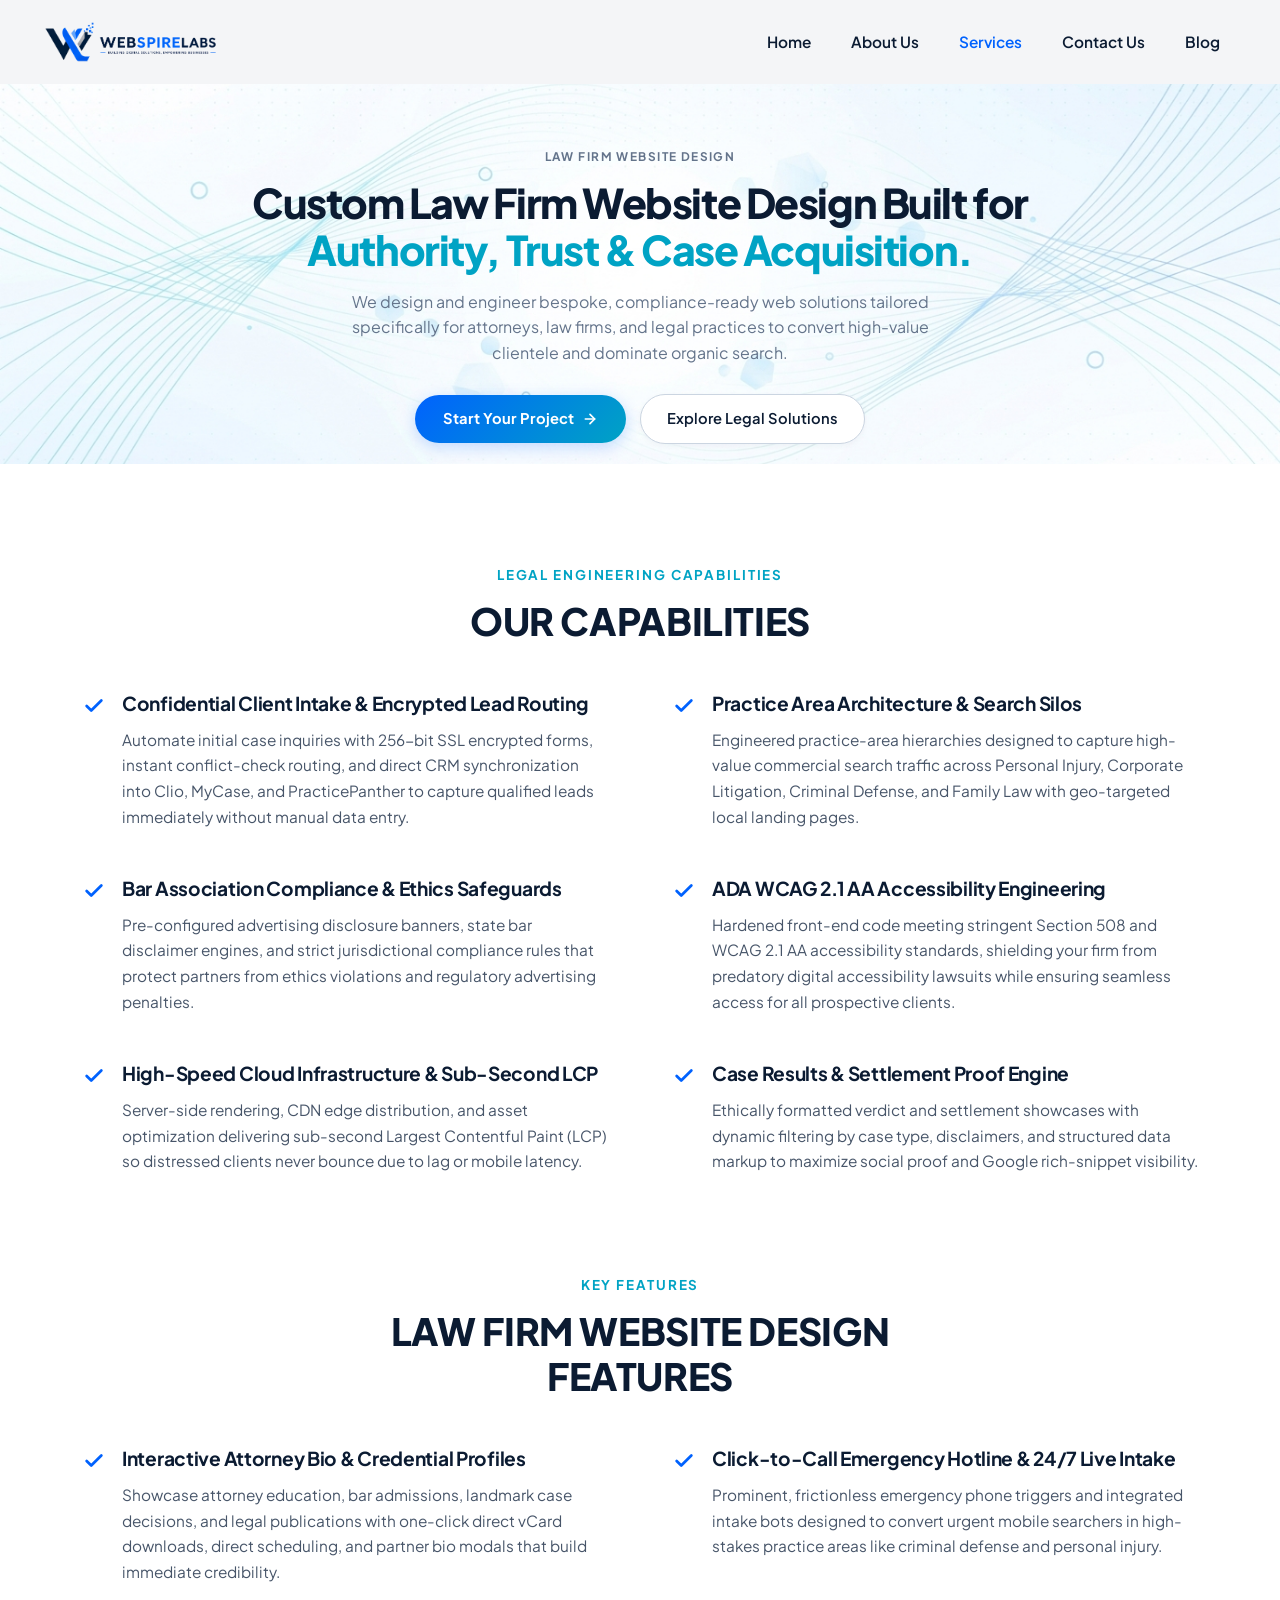
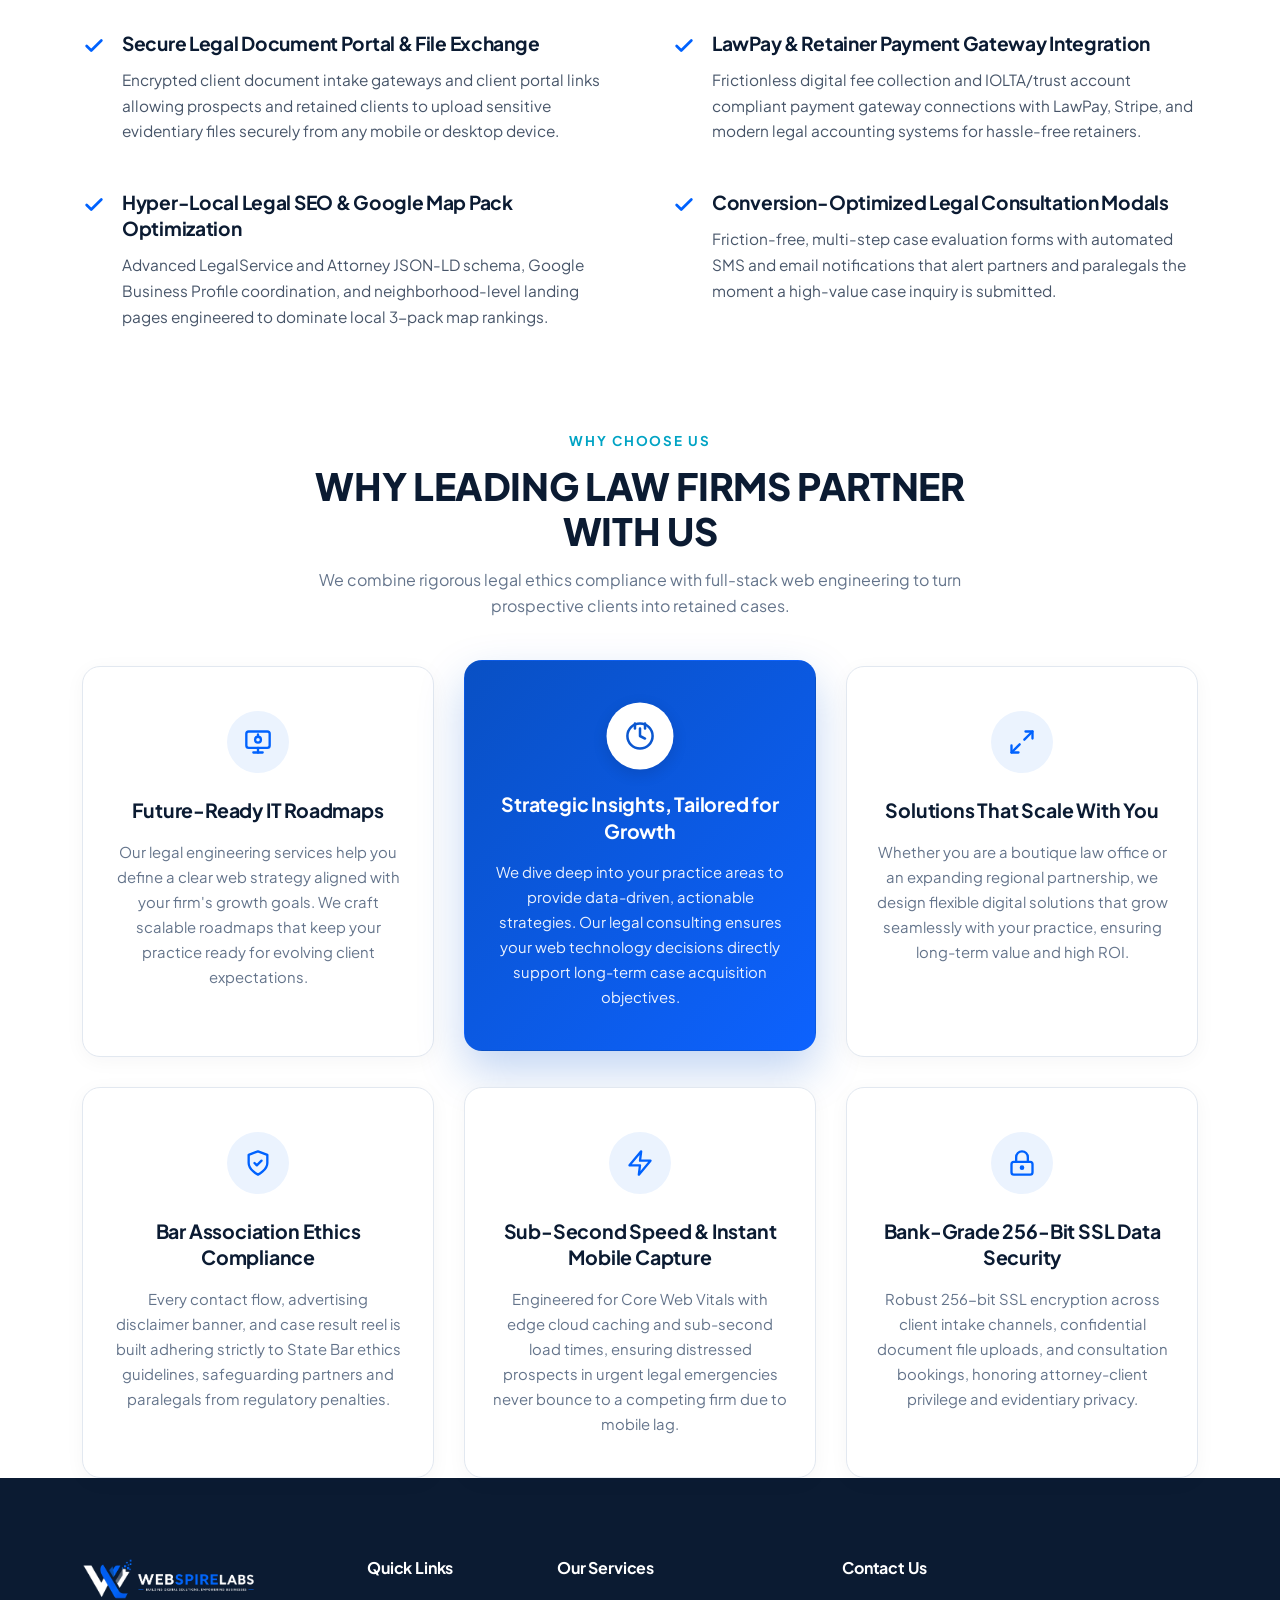
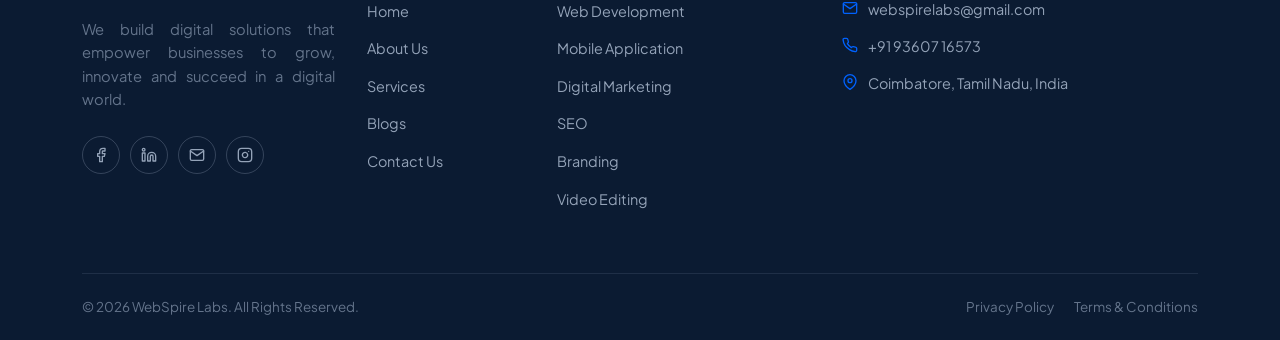
<file: law-firm-website-design.html>
<!DOCTYPE html>
<html lang="en">
<head>
  <meta charset="UTF-8">
  <meta name="viewport" content="width=device-width, initial-scale=1.0">
  
  <!-- Primary SEO Meta Tags -->
  <title>Custom Law Firm Website Design &amp; Legal Web Development — WebSpire Labs</title>
  <meta name="title" content="Custom Law Firm Website Design &amp; Legal Web Development — WebSpire Labs">
  <meta name="description" content="Elevate your legal practice with custom law firm website design and development from WebSpire Labs. We engineer high-converting, authoritative websites built for attorneys, client acquisition, and search dominance.">
  <meta name="keywords" content="Law Firm Website Design, Legal Web Development, Attorney Website Design, Law Practice Web Portal, Legal SEO, Lawyer Web Design Company, WebSpire Labs">
  <meta name="author" content="WebSpire Labs">
  <meta name="robots" content="index, follow">
  <link rel="canonical" href="https://www.webspirelabs.com/law-firm-website-design.html">

  <!-- Open Graph / Facebook -->
  <meta property="og:type" content="website">
  <meta property="og:url" content="https://www.webspirelabs.com/law-firm-website-design.html">
  <meta property="og:title" content="Custom Law Firm Website Design — WebSpire Labs">
  <meta property="og:description" content="High-converting, authoritative legal websites engineered for attorneys and modern law firms.">
  <meta property="og:image" content="asstes/logo_1.png">

  <!-- Twitter Meta Tags -->
  <meta name="twitter:card" content="summary_large_image">
  <meta name="twitter:url" content="https://www.webspirelabs.com/law-firm-website-design.html">
  <meta name="twitter:title" content="Custom Law Firm Website Design — WebSpire Labs">
  <meta name="twitter:description" content="High-converting, authoritative legal websites engineered for attorneys and modern law firms.">
  <meta name="twitter:image" content="asstes/logo_1.png">

  <!-- Favicon -->
  <link rel="icon" type="image/png" href="asstes/favicon.png">

  <!-- Google Fonts: Plus Jakarta Sans -->
  <link rel="preconnect" href="https://fonts.googleapis.com">
  <link rel="preconnect" href="https://fonts.gstatic.com" crossorigin>
  <link href="https://fonts.googleapis.com/css2?family=Plus+Jakarta+Sans:wght@400;500;600;700;800&display=swap" rel="stylesheet">

  <!-- Bootstrap 5 CSS CDN -->
  <link href="https://cdn.jsdelivr.net/npm/bootstrap@5.3.3/dist/css/bootstrap.min.css" rel="stylesheet" integrity="sha384-QWTKZyjpPEjISv5WaRU9OFeRpok6YctnYmDr5pNlyT2bRjXh0JMhjY6hW+ALEwIH" crossorigin="anonymous">

  <!-- Custom Master Stylesheet (Global Tokens, Navigation, Footer) -->
  <link rel="stylesheet" href="css/style.css">

  <!-- Law Firm Website Design Specific Stylesheet -->
  <link rel="stylesheet" href="css/law-firm-website-design.css">

  <!-- Schema.org JSON-LD Structured Data for SEO -->
  <script type="application/ld+json">
  {
    "@context": "https://schema.org",
    "@graph": [
      {
        "@type": "Service",
        "name": "Custom Law Firm Website Design & Development",
        "serviceType": "Legal Web Design & Software Engineering",
        "provider": {
          "@type": "Organization",
          "name": "WebSpire Labs",
          "url": "https://www.webspirelabs.com",
          "logo": "asstes/logo_1.png",
          "telephone": "+91 93607 16573",
          "email": "webspirelabs@gmail.com"
        },
        "description": "Bespoke law firm website design and legal portal engineering engineered for practice credibility, client acquisition, Core Web Vitals, and search dominance.",
        "areaServed": "Global"
      },
      {
        "@type": "BreadcrumbList",
        "itemListElement": [
          { "@type": "ListItem", "position": 1, "name": "Home", "item": "https://www.webspirelabs.com/index.html" },
          { "@type": "ListItem", "position": 2, "name": "Services", "item": "https://www.webspirelabs.com/services.html" },
          { "@type": "ListItem", "position": 3, "name": "Web Development", "item": "https://www.webspirelabs.com/web-development.html" },
          { "@type": "ListItem", "position": 4, "name": "Law Firm Website Design", "item": "https://www.webspirelabs.com/law-firm-website-design.html" }
        ]
      }
    ]
  }
  </script>
</head>
<body>

  <!-- Accessibility Skip Link -->
  <a href="#main-content" class="skip-to-content">Skip to main content</a>

  <!-- ==========================================================================
       Header & Navigation Bar (Matches Site-Wide Standard)
       ========================================================================== -->
  <header class="header-navbar" id="siteHeader">
    <div class="container">
      <nav class="navbar navbar-expand-lg p-0" aria-label="Main Navigation">
        
        <!-- Brand Logo -->
        <a class="navbar-brand brand-logo-container" href="index.html" aria-label="WebSpire Labs Home">
          <img src="asstes/logo_1.png" alt="WebSpire Labs - Building Digital Solutions, Empowering Businesses" class="brand-logo-img" width="174" height="42">
        </a>

        <!-- Mobile Toggler -->
        <button class="navbar-toggler d-lg-none border-0 p-1" type="button" data-bs-toggle="collapse" data-bs-target="#navbarMainContent" aria-controls="navbarMainContent" aria-expanded="false" aria-label="Toggle navigation">
          <span class="navbar-toggler-icon"></span>
        </button>

        <!-- Navbar Menu Items -->
        <div class="collapse navbar-collapse justify-content-end" id="navbarMainContent">
          <ul class="navbar-nav ms-auto align-items-lg-center gap-lg-2 my-3 my-lg-0">
            <li class="nav-item">
              <a class="nav-link nav-link-custom" href="index.html">Home</a>
            </li>
            <li class="nav-item">
              <a class="nav-link nav-link-custom" href="about.html">About Us</a>
            </li>
            <li class="nav-item">
              <a class="nav-link nav-link-custom active" aria-current="page" href="services.html">Services</a>
            </li>
            <li class="nav-item">
              <a class="nav-link nav-link-custom" href="contact.html">Contact Us</a>
            </li>
            <li class="nav-item">
              <a class="nav-link nav-link-custom" href="blog.html">Blog</a>
            </li>
          </ul>
        </div>

      </nav>
    </div>
  </header>

  <!-- ==========================================================================
       Main Content Area
       ========================================================================== -->
  <main id="main-content">

    <!-- ==========================================================================
         L1. Law Firm Hero Banner (Unified Master Hero Design — Same as web-development.html)
         ========================================================================== -->
    <section class="hero-section subpage-hero" id="law-firm-hero" aria-labelledby="law-firm-hero-title">
      <div class="container hero-container">
        <div class="row align-items-center justify-content-center">
          <!-- Center Content (Unified Inner-Page Banner) -->
          <div class="col-12 hero-text-col">
            <span class="section-eyebrow hero-slide-badge">
              LAW FIRM WEBSITE DESIGN
            </span>
            <h1 class="hero-headline" id="law-firm-hero-title">
              Custom Law Firm Website Design Built for<br>
              <span class="highlight-cyan">Authority, Trust &amp; Case Acquisition.</span>
            </h1>
            <p class="hero-description">
              We design and engineer bespoke, compliance-ready web solutions tailored specifically for attorneys, law firms, and legal practices to convert high-value clientele and dominate organic search.
            </p>
            <div class="hero-cta-group">
              <a href="contact.html?service=web-development&industry=law-firm" class="btn-hero-primary">
                Start Your Project
                <svg width="18" height="18" viewBox="0 0 24 24" fill="none" stroke="currentColor" stroke-width="2.5" stroke-linecap="round" stroke-linejoin="round" aria-hidden="true"><line x1="5" y1="12" x2="19" y2="12"></line><polyline points="12 5 19 12 12 19"></polyline></svg>
              </a>
              <a href="#capabilities" class="btn-hero-secondary">
                Explore Legal Solutions
              </a>
            </div>
          </div>
        </div>
      </div>
    </section>

    <!-- ==========================================================================
         L2. Legal Engineering Capabilities (2-Column Minimalist Layout — Reference Style)
         ========================================================================== -->
    <section class="legal-capabilities-section" id="capabilities" aria-labelledby="capabilitiesTitle">
      <div class="container">
        <div class="section-header text-center">
          <span class="section-eyebrow">LEGAL ENGINEERING CAPABILITIES</span>
          <h2 class="section-title" id="capabilitiesTitle">Our Capabilities</h2>
        </div>

        <div class="legal-spec-grid">

          <!-- Capability 1 -->
          <div class="legal-spec-item">
            <div class="legal-spec-icon-wrap" aria-hidden="true">
              <svg class="legal-check-icon" viewBox="0 0 24 24" fill="none" stroke="currentColor" stroke-width="3" stroke-linecap="round" stroke-linejoin="round">
                <polyline points="20 6 9 17 4 12"></polyline>
              </svg>
            </div>
            <div class="legal-spec-content">
              <h3 class="legal-spec-title">Confidential Client Intake &amp; Encrypted Lead Routing</h3>
              <p class="legal-spec-desc">
                Automate initial case inquiries with 256-bit SSL encrypted forms, instant conflict-check routing, and direct CRM synchronization into Clio, MyCase, and PracticePanther to capture qualified leads immediately without manual data entry.
              </p>
            </div>
          </div>

          <!-- Capability 2 -->
          <div class="legal-spec-item">
            <div class="legal-spec-icon-wrap" aria-hidden="true">
              <svg class="legal-check-icon" viewBox="0 0 24 24" fill="none" stroke="currentColor" stroke-width="3" stroke-linecap="round" stroke-linejoin="round">
                <polyline points="20 6 9 17 4 12"></polyline>
              </svg>
            </div>
            <div class="legal-spec-content">
              <h3 class="legal-spec-title">Practice Area Architecture &amp; Search Silos</h3>
              <p class="legal-spec-desc">
                Engineered practice-area hierarchies designed to capture high-value commercial search traffic across Personal Injury, Corporate Litigation, Criminal Defense, and Family Law with geo-targeted local landing pages.
              </p>
            </div>
          </div>

          <!-- Capability 3 -->
          <div class="legal-spec-item">
            <div class="legal-spec-icon-wrap" aria-hidden="true">
              <svg class="legal-check-icon" viewBox="0 0 24 24" fill="none" stroke="currentColor" stroke-width="3" stroke-linecap="round" stroke-linejoin="round">
                <polyline points="20 6 9 17 4 12"></polyline>
              </svg>
            </div>
            <div class="legal-spec-content">
              <h3 class="legal-spec-title">Bar Association Compliance &amp; Ethics Safeguards</h3>
              <p class="legal-spec-desc">
                Pre-configured advertising disclosure banners, state bar disclaimer engines, and strict jurisdictional compliance rules that protect partners from ethics violations and regulatory advertising penalties.
              </p>
            </div>
          </div>

          <!-- Capability 4 -->
          <div class="legal-spec-item">
            <div class="legal-spec-icon-wrap" aria-hidden="true">
              <svg class="legal-check-icon" viewBox="0 0 24 24" fill="none" stroke="currentColor" stroke-width="3" stroke-linecap="round" stroke-linejoin="round">
                <polyline points="20 6 9 17 4 12"></polyline>
              </svg>
            </div>
            <div class="legal-spec-content">
              <h3 class="legal-spec-title">ADA WCAG 2.1 AA Accessibility Engineering</h3>
              <p class="legal-spec-desc">
                Hardened front-end code meeting stringent Section 508 and WCAG 2.1 AA accessibility standards, shielding your firm from predatory digital accessibility lawsuits while ensuring seamless access for all prospective clients.
              </p>
            </div>
          </div>

          <!-- Capability 5 -->
          <div class="legal-spec-item">
            <div class="legal-spec-icon-wrap" aria-hidden="true">
              <svg class="legal-check-icon" viewBox="0 0 24 24" fill="none" stroke="currentColor" stroke-width="3" stroke-linecap="round" stroke-linejoin="round">
                <polyline points="20 6 9 17 4 12"></polyline>
              </svg>
            </div>
            <div class="legal-spec-content">
              <h3 class="legal-spec-title">High-Speed Cloud Infrastructure &amp; Sub-Second LCP</h3>
              <p class="legal-spec-desc">
                Server-side rendering, CDN edge distribution, and asset optimization delivering sub-second Largest Contentful Paint (LCP) so distressed clients never bounce due to lag or mobile latency.
              </p>
            </div>
          </div>

          <!-- Capability 6 -->
          <div class="legal-spec-item">
            <div class="legal-spec-icon-wrap" aria-hidden="true">
              <svg class="legal-check-icon" viewBox="0 0 24 24" fill="none" stroke="currentColor" stroke-width="3" stroke-linecap="round" stroke-linejoin="round">
                <polyline points="20 6 9 17 4 12"></polyline>
              </svg>
            </div>
            <div class="legal-spec-content">
              <h3 class="legal-spec-title">Case Results &amp; Settlement Proof Engine</h3>
              <p class="legal-spec-desc">
                Ethically formatted verdict and settlement showcases with dynamic filtering by case type, disclaimers, and structured data markup to maximize social proof and Google rich-snippet visibility.
              </p>
            </div>
          </div>

        </div>
      </div>
    </section>

    <!-- ==========================================================================
         L3. Law Firm Website Design Features (2-Column Minimalist Layout — Reference Style)
         ========================================================================== -->
    <section class="legal-features-section" id="features" aria-labelledby="featuresTitle">
      <div class="container">
        <div class="section-header text-center">
          <span class="section-eyebrow">KEY FEATURES</span>
          <h2 class="section-title" id="featuresTitle">Law Firm Website Design Features</h2>
        </div>

        <div class="legal-spec-grid">

          <!-- Feature 1 -->
          <div class="legal-spec-item">
            <div class="legal-spec-icon-wrap" aria-hidden="true">
              <svg class="legal-check-icon" viewBox="0 0 24 24" fill="none" stroke="currentColor" stroke-width="3" stroke-linecap="round" stroke-linejoin="round">
                <polyline points="20 6 9 17 4 12"></polyline>
              </svg>
            </div>
            <div class="legal-spec-content">
              <h3 class="legal-spec-title">Interactive Attorney Bio &amp; Credential Profiles</h3>
              <p class="legal-spec-desc">
                Showcase attorney education, bar admissions, landmark case decisions, and legal publications with one-click direct vCard downloads, direct scheduling, and partner bio modals that build immediate credibility.
              </p>
            </div>
          </div>

          <!-- Feature 2 -->
          <div class="legal-spec-item">
            <div class="legal-spec-icon-wrap" aria-hidden="true">
              <svg class="legal-check-icon" viewBox="0 0 24 24" fill="none" stroke="currentColor" stroke-width="3" stroke-linecap="round" stroke-linejoin="round">
                <polyline points="20 6 9 17 4 12"></polyline>
              </svg>
            </div>
            <div class="legal-spec-content">
              <h3 class="legal-spec-title">Click-to-Call Emergency Hotline &amp; 24/7 Live Intake</h3>
              <p class="legal-spec-desc">
                Prominent, frictionless emergency phone triggers and integrated intake bots designed to convert urgent mobile searchers in high-stakes practice areas like criminal defense and personal injury.
              </p>
            </div>
          </div>

          <!-- Feature 3 -->
          <div class="legal-spec-item">
            <div class="legal-spec-icon-wrap" aria-hidden="true">
              <svg class="legal-check-icon" viewBox="0 0 24 24" fill="none" stroke="currentColor" stroke-width="3" stroke-linecap="round" stroke-linejoin="round">
                <polyline points="20 6 9 17 4 12"></polyline>
              </svg>
            </div>
            <div class="legal-spec-content">
              <h3 class="legal-spec-title">Secure Legal Document Portal &amp; File Exchange</h3>
              <p class="legal-spec-desc">
                Encrypted client document intake gateways and client portal links allowing prospects and retained clients to upload sensitive evidentiary files securely from any mobile or desktop device.
              </p>
            </div>
          </div>

          <!-- Feature 4 -->
          <div class="legal-spec-item">
            <div class="legal-spec-icon-wrap" aria-hidden="true">
              <svg class="legal-check-icon" viewBox="0 0 24 24" fill="none" stroke="currentColor" stroke-width="3" stroke-linecap="round" stroke-linejoin="round">
                <polyline points="20 6 9 17 4 12"></polyline>
              </svg>
            </div>
            <div class="legal-spec-content">
              <h3 class="legal-spec-title">LawPay &amp; Retainer Payment Gateway Integration</h3>
              <p class="legal-spec-desc">
                Frictionless digital fee collection and IOLTA/trust account compliant payment gateway connections with LawPay, Stripe, and modern legal accounting systems for hassle-free retainers.
              </p>
            </div>
          </div>

          <!-- Feature 5 -->
          <div class="legal-spec-item">
            <div class="legal-spec-icon-wrap" aria-hidden="true">
              <svg class="legal-check-icon" viewBox="0 0 24 24" fill="none" stroke="currentColor" stroke-width="3" stroke-linecap="round" stroke-linejoin="round">
                <polyline points="20 6 9 17 4 12"></polyline>
              </svg>
            </div>
            <div class="legal-spec-content">
              <h3 class="legal-spec-title">Hyper-Local Legal SEO &amp; Google Map Pack Optimization</h3>
              <p class="legal-spec-desc">
                Advanced LegalService and Attorney JSON-LD schema, Google Business Profile coordination, and neighborhood-level landing pages engineered to dominate local 3-pack map rankings.
              </p>
            </div>
          </div>

          <!-- Feature 6 -->
          <div class="legal-spec-item">
            <div class="legal-spec-icon-wrap" aria-hidden="true">
              <svg class="legal-check-icon" viewBox="0 0 24 24" fill="none" stroke="currentColor" stroke-width="3" stroke-linecap="round" stroke-linejoin="round">
                <polyline points="20 6 9 17 4 12"></polyline>
              </svg>
            </div>
            <div class="legal-spec-content">
              <h3 class="legal-spec-title">Conversion-Optimized Legal Consultation Modals</h3>
              <p class="legal-spec-desc">
                Friction-free, multi-step case evaluation forms with automated SMS and email notifications that alert partners and paralegals the moment a high-value case inquiry is submitted.
              </p>
            </div>
          </div>

        </div>
      </div>
    </section>

    <!-- ==========================================================================
         L4. Why Choose Us Section (6 Cards Grid: 3 per row — Matches Screenshot)
         ========================================================================== -->
    <section class="legal-why-section why-choose-cards-section" id="why-choose-us" aria-labelledby="whyChooseTitle">
      <div class="container">
        <div class="section-header text-center">
          <span class="section-eyebrow">WHY CHOOSE US</span>
          <h2 class="section-title" id="whyChooseTitle">Why Leading Law Firms Partner With Us</h2>
          <p class="section-subtitle">
            We combine rigorous legal ethics compliance with full-stack web engineering to turn prospective clients into retained cases.
          </p>
        </div>

        <div class="legal-why-grid why-choose-grid">

          <!-- Card 1 -->
          <div class="why-choose-card legal-why-card">
            <div class="why-choose-icon-wrap legal-why-icon-wrap" aria-hidden="true">
              <svg width="28" height="28" viewBox="0 0 24 24" fill="none" stroke="currentColor" stroke-width="2" stroke-linecap="round" stroke-linejoin="round">
                <rect x="2" y="3" width="20" height="14" rx="2" ry="2"></rect>
                <line x1="8" y1="21" x2="16" y2="21"></line>
                <line x1="12" y1="17" x2="12" y2="21"></line>
                <circle cx="12" cy="10" r="2.5"></circle>
                <path d="M12 5.5v2"></path>
              </svg>
            </div>
            <h3 class="why-choose-card-title legal-why-card-title">Future-Ready IT Roadmaps</h3>
            <p class="why-choose-card-desc legal-why-card-desc">
              Our legal engineering services help you define a clear web strategy aligned with your firm's growth goals. We craft scalable roadmaps that keep your practice ready for evolving client expectations.
            </p>
          </div>

          <!-- Card 2: Featured Highlight (Blue Card — Matches Screenshot 1) -->
          <div class="why-choose-card legal-why-card featured">
            <div class="why-choose-icon-wrap legal-why-icon-wrap" aria-hidden="true">
              <svg width="28" height="28" viewBox="0 0 24 24" fill="none" stroke="currentColor" stroke-width="2" stroke-linecap="round" stroke-linejoin="round">
                <circle cx="12" cy="12" r="10"></circle>
                <polyline points="12 6 12 12 16 14"></polyline>
                <path d="M16 2v4"></path>
                <path d="M8 2v4"></path>
              </svg>
            </div>
            <h3 class="why-choose-card-title legal-why-card-title">Strategic Insights, Tailored for Growth</h3>
            <p class="why-choose-card-desc legal-why-card-desc">
              We dive deep into your practice areas to provide data-driven, actionable strategies. Our legal consulting ensures your web technology decisions directly support long-term case acquisition objectives.
            </p>
          </div>

          <!-- Card 3 -->
          <div class="why-choose-card legal-why-card">
            <div class="why-choose-icon-wrap legal-why-icon-wrap" aria-hidden="true">
              <svg width="28" height="28" viewBox="0 0 24 24" fill="none" stroke="currentColor" stroke-width="2" stroke-linecap="round" stroke-linejoin="round">
                <polyline points="15 3 21 3 21 9"></polyline>
                <polyline points="9 21 3 21 3 15"></polyline>
                <line x1="21" y1="3" x2="14" y2="10"></line>
                <line x1="3" y1="21" x2="10" y2="14"></line>
              </svg>
            </div>
            <h3 class="why-choose-card-title legal-why-card-title">Solutions That Scale With You</h3>
            <p class="why-choose-card-desc legal-why-card-desc">
              Whether you are a boutique law office or an expanding regional partnership, we design flexible digital solutions that grow seamlessly with your practice, ensuring long-term value and high ROI.
            </p>
          </div>

          <!-- Card 4 -->
          <div class="why-choose-card legal-why-card">
            <div class="why-choose-icon-wrap legal-why-icon-wrap" aria-hidden="true">
              <svg width="28" height="28" viewBox="0 0 24 24" fill="none" stroke="currentColor" stroke-width="2" stroke-linecap="round" stroke-linejoin="round">
                <path d="M12 22s8-4 8-10V5l-8-3-8 3v7c0 6 8 10 8 10z"></path>
                <path d="m9 12 2 2 4-4"></path>
              </svg>
            </div>
            <h3 class="why-choose-card-title legal-why-card-title">Bar Association Ethics Compliance</h3>
            <p class="why-choose-card-desc legal-why-card-desc">
              Every contact flow, advertising disclaimer banner, and case result reel is built adhering strictly to State Bar ethics guidelines, safeguarding partners and paralegals from regulatory penalties.
            </p>
          </div>

          <!-- Card 5 -->
          <div class="why-choose-card legal-why-card">
            <div class="why-choose-icon-wrap legal-why-icon-wrap" aria-hidden="true">
              <svg width="28" height="28" viewBox="0 0 24 24" fill="none" stroke="currentColor" stroke-width="2" stroke-linecap="round" stroke-linejoin="round">
                <polygon points="13 2 3 14 12 14 11 22 21 10 12 10 13 2"></polygon>
              </svg>
            </div>
            <h3 class="why-choose-card-title legal-why-card-title">Sub-Second Speed &amp; Instant Mobile Capture</h3>
            <p class="why-choose-card-desc legal-why-card-desc">
              Engineered for Core Web Vitals with edge cloud caching and sub-second load times, ensuring distressed prospects in urgent legal emergencies never bounce to a competing firm due to mobile lag.
            </p>
          </div>

          <!-- Card 6 -->
          <div class="why-choose-card legal-why-card">
            <div class="why-choose-icon-wrap legal-why-icon-wrap" aria-hidden="true">
              <svg width="28" height="28" viewBox="0 0 24 24" fill="none" stroke="currentColor" stroke-width="2" stroke-linecap="round" stroke-linejoin="round">
                <rect x="3" y="11" width="18" height="11" rx="2" ry="2"></rect>
                <path d="M7 11V7a5 5 0 0 1 10 0v4"></path>
                <circle cx="12" cy="16" r="1"></circle>
              </svg>
            </div>
            <h3 class="why-choose-card-title legal-why-card-title">Bank-Grade 256-Bit SSL Data Security</h3>
            <p class="why-choose-card-desc legal-why-card-desc">
              Robust 256-bit SSL encryption across client intake channels, confidential document file uploads, and consultation bookings, honoring attorney-client privilege and evidentiary privacy.
            </p>
          </div>

        </div>
      </div>
    </section>

  </main>

  <!-- ==========================================================================
       Site Footer (100% Matches About Us & Services)
       ========================================================================== -->
  <footer class="site-footer" id="contact" role="contentinfo" aria-label="Site Footer">
    <div class="container">
      <div class="row gy-4">

        <!-- Column 1: Logo + Tagline + Socials -->
        <div class="col-lg-3 col-md-6 footer-logo-col">
          <a href="index.html" aria-label="WebSpire Labs Home">
            <img src="asstes/logo-footer.png" alt="WebSpire Labs logo" class="footer-logo-img" width="174" height="42">
          </a>
          <p class="footer-tagline">
            We build digital solutions that empower businesses to grow, innovate and succeed in a digital world.
          </p>
          <nav class="footer-socials" aria-label="Social Media Links">
            <!-- Facebook -->
            <a href="#" class="footer-social-link" aria-label="Follow WebSpire Labs on Facebook" rel="noopener noreferrer">
              <svg viewBox="0 0 24 24" fill="none" stroke="currentColor" stroke-linecap="round" stroke-linejoin="round">
                <path d="M18 2h-3a5 5 0 0 0-5 5v3H7v4h3v8h4v-8h3l1-4h-4V7a1 1 0 0 1 1-1h3z"></path>
              </svg>
            </a>
            <!-- LinkedIn -->
            <a href="#" class="footer-social-link" aria-label="Connect with WebSpire Labs on LinkedIn" rel="noopener noreferrer">
              <svg viewBox="0 0 24 24" fill="none" stroke="currentColor" stroke-linecap="round" stroke-linejoin="round">
                <path d="M16 8a6 6 0 0 1 6 6v7h-4v-7a2 2 0 0 0-2-2 2 2 0 0 0-2 2v7h-4v-7a6 6 0 0 1 6-6z"></path>
                <rect x="2" y="9" width="4" height="12"></rect>
                <circle cx="4" cy="4" r="2"></circle>
              </svg>
            </a>
            <!-- Email -->
            <a href="mailto:webspirelabs@gmail.com" class="footer-social-link" aria-label="Email WebSpire Labs">
              <svg viewBox="0 0 24 24" fill="none" stroke="currentColor" stroke-linecap="round" stroke-linejoin="round">
                <path d="M4 4h16c1.1 0 2 .9 2 2v12c0 1.1-.9 2-2 2H4c-1.1 0-2-.9-2-2V6c0-1.1.9-2 2-2z"></path>
                <polyline points="22,6 12,13 2,6"></polyline>
              </svg>
            </a>
            <!-- Instagram -->
            <a href="#" class="footer-social-link" aria-label="Follow WebSpire Labs on Instagram" rel="noopener noreferrer">
              <svg viewBox="0 0 24 24" fill="none" stroke="currentColor" stroke-linecap="round" stroke-linejoin="round">
                <rect x="2" y="2" width="20" height="20" rx="5" ry="5"></rect>
                <path d="M16 11.37A4 4 0 1 1 12.63 8 4 4 0 0 1 16 11.37z"></path>
                <line x1="17.5" y1="6.5" x2="17.51" y2="6.5"></line>
              </svg>
            </a>
          </nav>
        </div>

        <!-- Column 2: Quick Links -->
        <div class="col-lg-2 col-md-6 col-6">
          <h3 class="footer-col-title">Quick Links</h3>
          <ul class="footer-nav-list" role="list">
            <li><a href="index.html">Home</a></li>
            <li><a href="about.html">About Us</a></li>
            <li><a href="services.html">Services</a></li>
            <li><a href="blog.html">Blogs</a></li>
            <li><a href="contact.html">Contact Us</a></li>
          </ul>
        </div>

        <!-- Column 3: Our Services -->
        <div class="col-lg-3 col-md-6 col-6">
          <h3 class="footer-col-title">Our Services</h3>
          <ul class="footer-nav-list" role="list">
            <li><a href="web-development.html">Web Development</a></li>
            <li><a href="services.html#mobile-apps">Mobile Application</a></li>
            <li><a href="services.html#digital-marketing">Digital Marketing</a></li>
            <li><a href="services.html#seo">SEO</a></li>
            <li><a href="services.html#branding">Branding</a></li>
            <li><a href="services.html#video-editing">Video Editing</a></li>
          </ul>
        </div>

        <!-- Column 4: Contact Us -->
        <div class="col-lg-4 col-md-6">
          <h3 class="footer-col-title">Contact Us</h3>

          <div class="footer-contact-item">
            <svg viewBox="0 0 24 24" fill="none" stroke="currentColor" stroke-linecap="round" stroke-linejoin="round" aria-hidden="true">
              <path d="M4 4h16c1.1 0 2 .9 2 2v12c0 1.1-.9 2-2 2H4c-1.1 0-2-.9-2-2V6c0-1.1.9-2 2-2z"></path>
              <polyline points="22,6 12,13 2,6"></polyline>
            </svg>
            <a href="mailto:webspirelabs@gmail.com">webspirelabs@gmail.com</a>
          </div>

          <div class="footer-contact-item">
            <svg viewBox="0 0 24 24" fill="none" stroke="currentColor" stroke-linecap="round" stroke-linejoin="round" aria-hidden="true">
              <path d="M22 16.92v3a2 2 0 0 1-2.18 2 19.79 19.79 0 0 1-8.63-3.07A19.5 19.5 0 0 1 4.69 13a19.79 19.79 0 0 1-3.07-8.67A2 2 0 0 1 3.77 2h3a2 2 0 0 1 2 1.72 12.84 12.84 0 0 0 .7 2.81 2 2 0 0 1-.45 2.11L8.09 9.91a16 16 0 0 0 6 6l.91-.91a2 2 0 0 1 2.11-.45 12.84 12.84 0 0 0 2.81.7A2 2 0 0 1 22 17z"></path>
            </svg>
            <a href="tel:+919360716573">+91 93607 16573</a>
          </div>

          <div class="footer-contact-item">
            <svg viewBox="0 0 24 24" fill="none" stroke="currentColor" stroke-linecap="round" stroke-linejoin="round" aria-hidden="true">
              <path d="M21 10c0 7-9 13-9 13s-9-6-9-13a9 9 0 0 1 18 0z"></path>
              <circle cx="12" cy="10" r="3"></circle>
            </svg>
            <span>Coimbatore, Tamil Nadu, India</span>
          </div>
        </div>

      </div>

      <!-- Footer Divider + Copyright Bar -->
      <div class="footer-divider">
        <div class="row align-items-center">
          <div class="col-md-6">
            <p class="footer-copyright">&copy; <span id="currentYear">2026</span> WebSpire Labs. All Rights Reserved.</p>
          </div>
          <div class="col-md-6">
            <div class="footer-legal-links">
              <a href="#">Privacy Policy</a>
              <a href="#">Terms &amp; Conditions</a>
            </div>
          </div>
        </div>
      </div>

    </div>
  </footer>

  <!-- Floating WhatsApp Action Button -->
  <a href="https://wa.me/919360716573?text=Hello%20WebSpire%20Labs%2C%20I%20would%20like%20to%20inquire%20about%20your%20law%20firm%20website%20design%20services." 
     class="floating-whatsapp-btn" 
     target="_blank" 
     rel="noopener noreferrer" 
     aria-label="Chat with WebSpire Labs on WhatsApp"
     title="Chat with us on WhatsApp">
    <svg class="whatsapp-icon" viewBox="0 0 24 24" fill="#FFFFFF" xmlns="http://www.w3.org/2000/svg" aria-hidden="true">
      <path d="M.057 24l1.687-6.163c-1.041-1.804-1.588-3.849-1.587-5.946.003-6.556 5.338-11.891 11.893-11.891 3.181.001 6.167 1.24 8.413 3.488 2.245 2.248 3.481 5.236 3.48 8.414-.003 6.557-5.338 11.892-11.893 11.892-1.99-.001-3.951-.5-5.688-1.448l-6.305 1.654zm6.597-3.807c1.676.995 3.276 1.591 5.392 1.592 5.448 0 9.886-4.434 9.889-9.885.002-5.462-4.415-9.89-9.881-9.892-5.452 0-9.887 4.434-9.889 9.884-.001 2.225.651 3.891 1.746 5.634l-.999 3.648 3.742-.981zm11.387-5.464c-.074-.124-.272-.198-.57-.347-.297-.149-1.758-.868-2.031-.967-.272-.099-.47-.149-.669.149-.198.297-.768.967-.941 1.165-.173.198-.347.223-.644.074-.297-.149-1.255-.462-2.39-1.475-.883-.788-1.48-1.761-1.653-2.059-.173-.297-.018-.458.13-.606.134-.133.297-.347.446-.521.151-.172.2-.296.3-.495.099-.198.05-.372-.025-.521-.075-.148-.669-1.611-.916-2.206-.242-.579-.487-.501-.669-.51l-.57-.01c-.198 0-.52.074-.792.372s-1.04 1.016-1.04 2.479 1.065 2.876 1.213 3.074c.149 1.98 2.095 3.2 5.076 4.487.709.306 1.263.489 1.694.626.712.226 1.36.194 1.872.118.571-.085 1.758-.719 2.006-1.413.248-.695.248-1.29.173-1.414z"/>
    </svg>
    <span class="whatsapp-tooltip">Chat with us</span>
  </a>

  <!-- Bootstrap 5 Bundle JS CDN -->
  <script src="https://cdn.jsdelivr.net/npm/bootstrap@5.3.3/dist/js/bootstrap.bundle.min.js" integrity="sha384-YvpcrYf0tY3lHB60NNkmXc5s9fDVZLESaAA55NDzOxhy9GkcIdslK1eN7N6jIeHz" crossorigin="anonymous"></script>

  <!-- Custom Main JS -->
  <script src="js/main.js"></script>

  <!-- Header Interactions -->
  <script src="js/header.js"></script>

  <!-- Dynamic Year Script -->
  <script>
    document.getElementById('currentYear').textContent = new Date().getFullYear();
  </script>
</body>
</html>
</file>
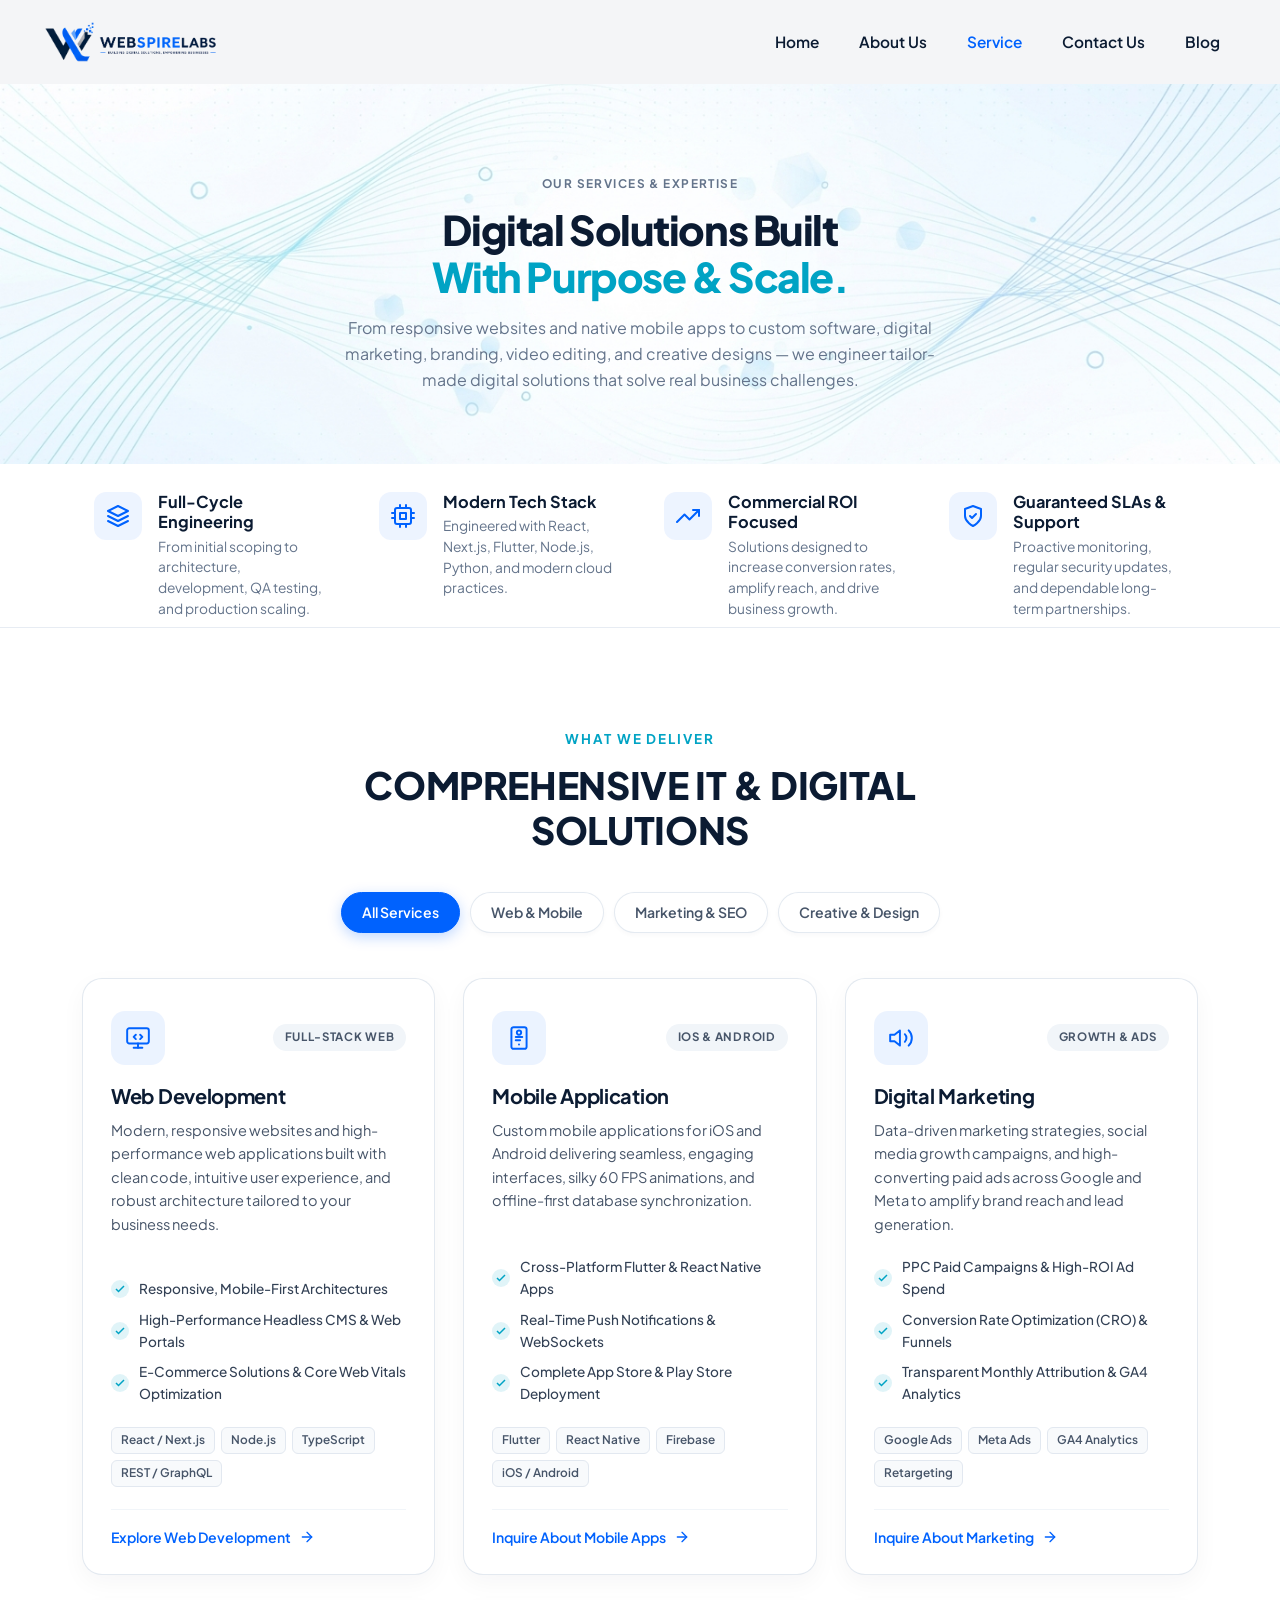
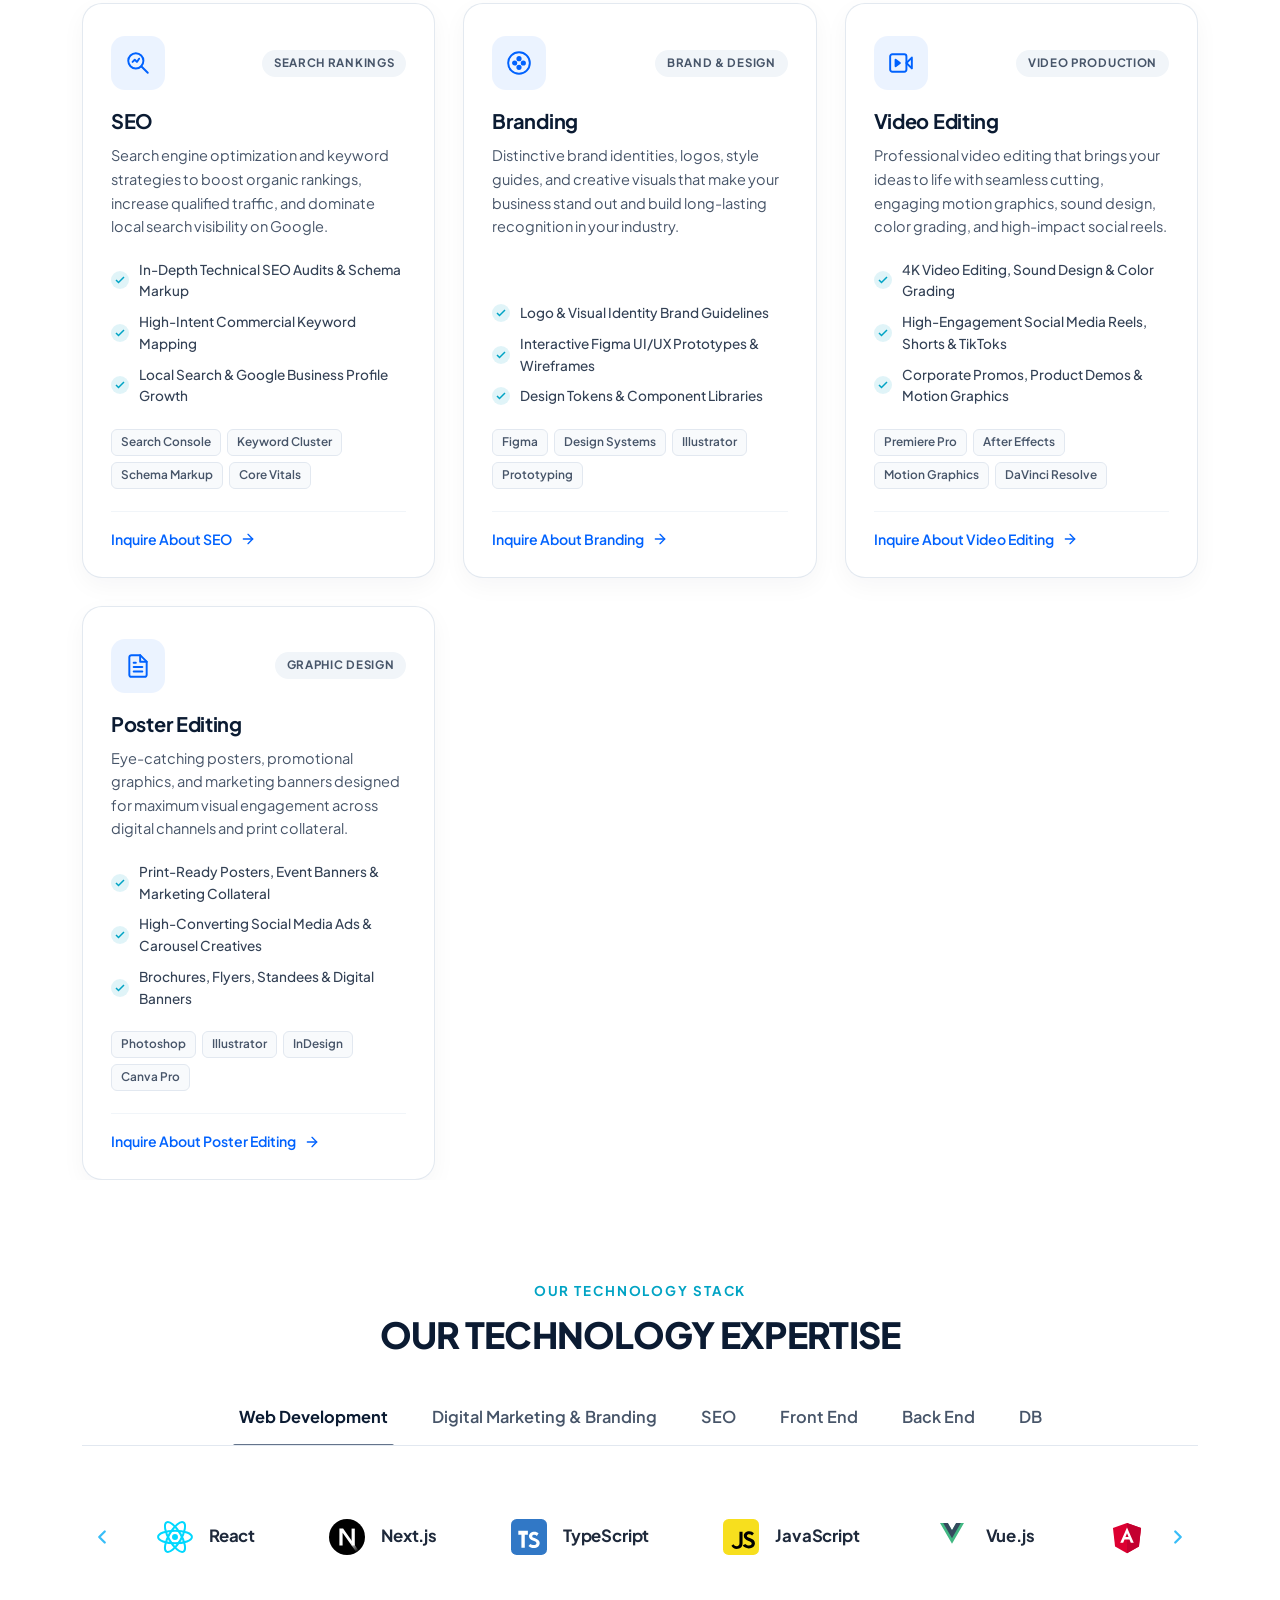
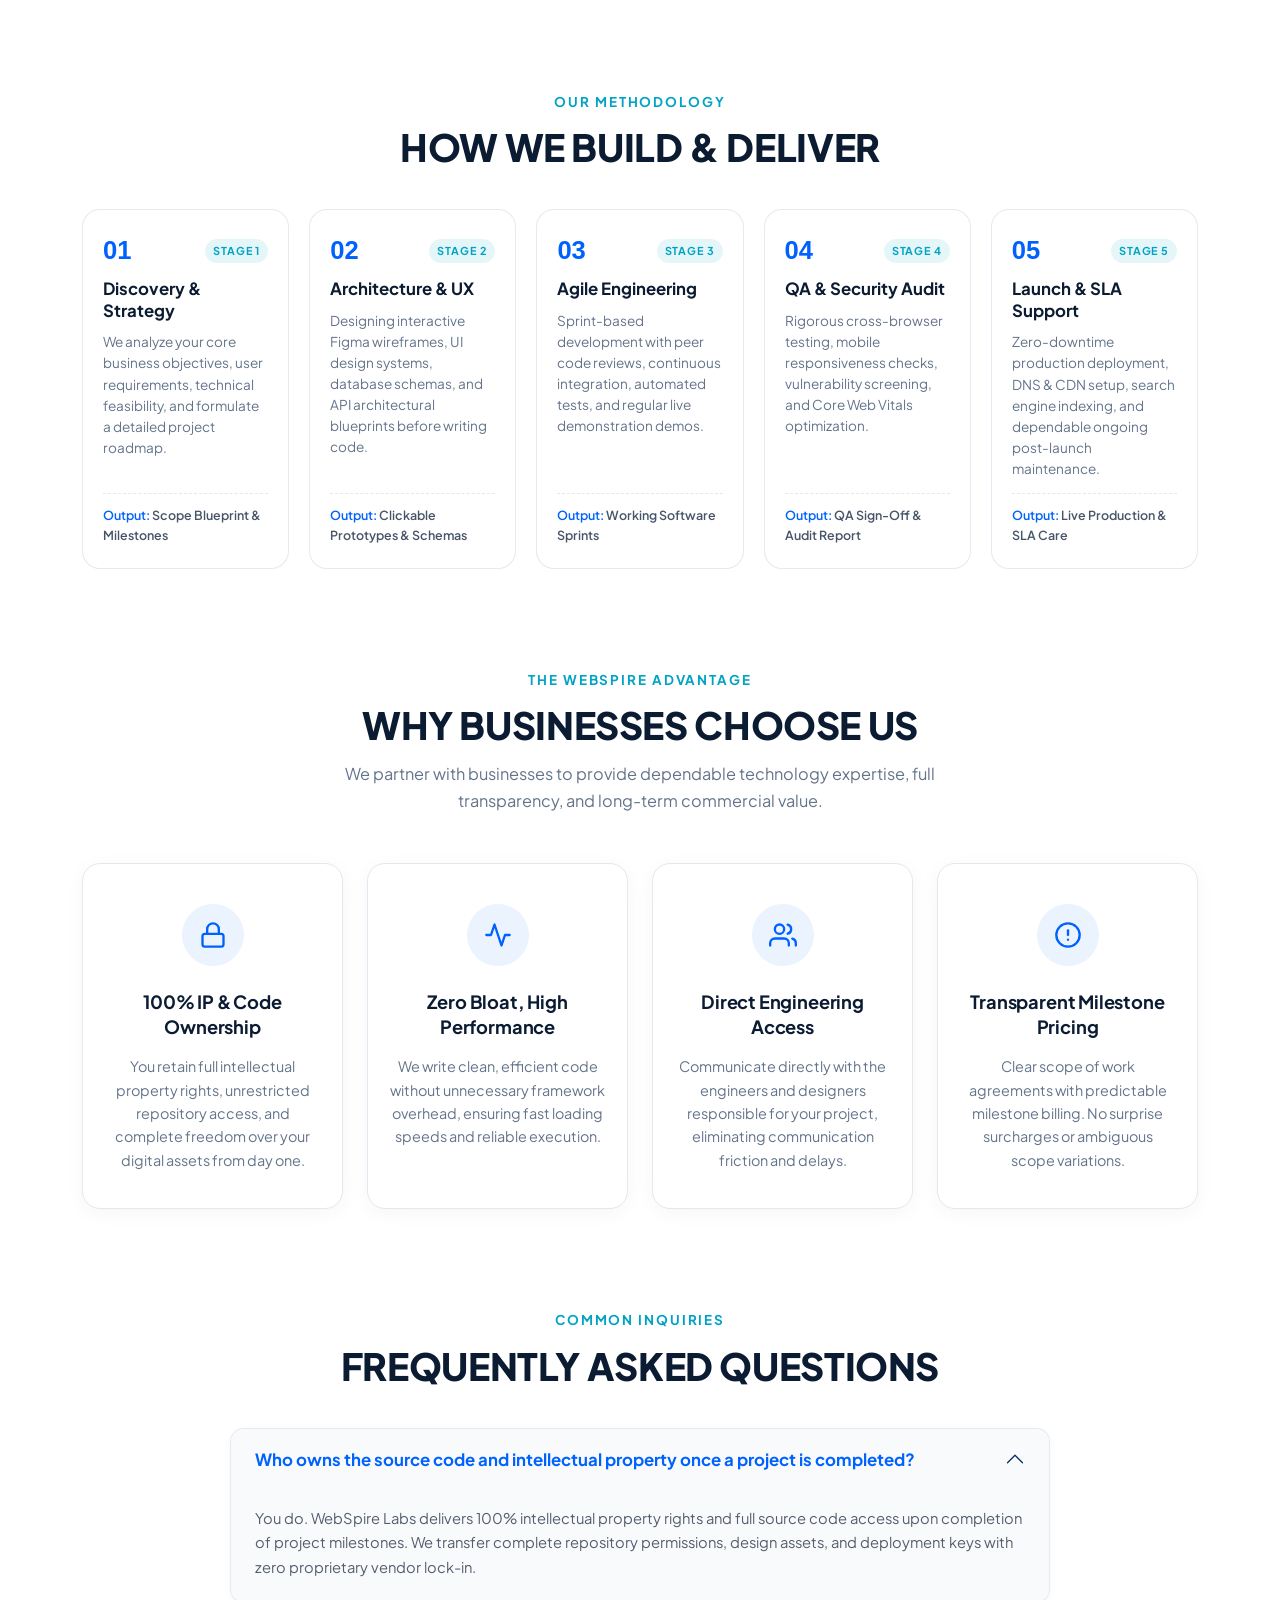
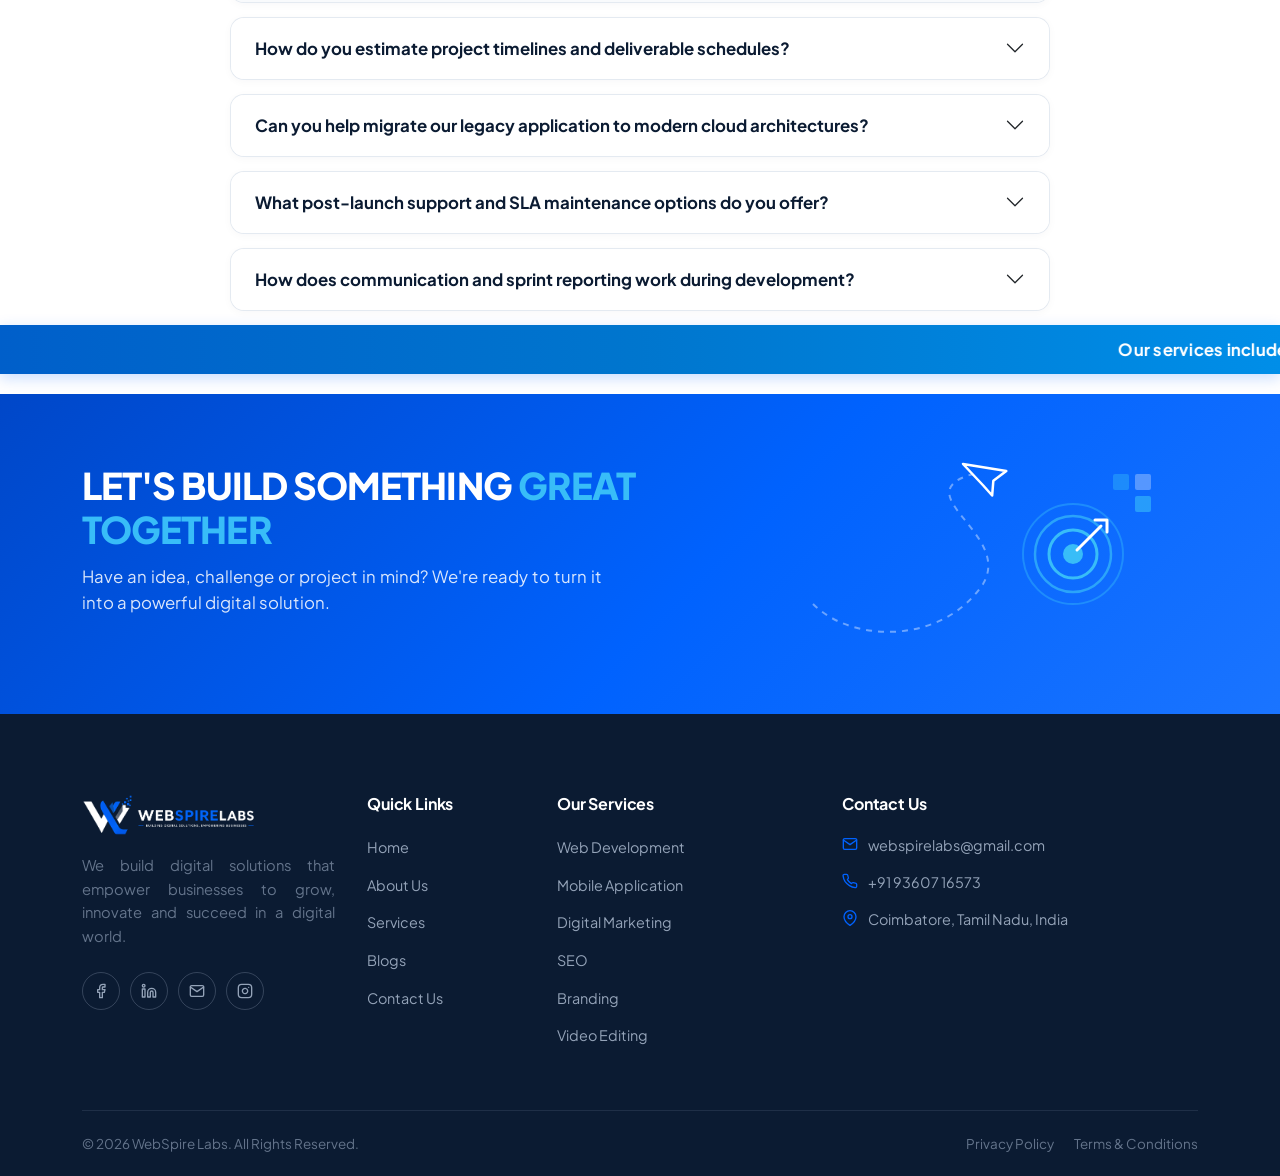
<file: services.html>
<!DOCTYPE html>
<html lang="en">
<head>
  <!-- Character Encoding & Responsive Viewport -->
  <meta charset="UTF-8">
  <meta name="viewport" content="width=device-width, initial-scale=1.0">
  <meta http-equiv="X-UA-Compatible" content="IE=edge">

  <!-- Primary SEO Meta Tags -->
  <title>Our Services | WebSpire Labs — Comprehensive IT &amp; Digital Solutions</title>
  <meta name="title" content="Our Services | WebSpire Labs — Comprehensive IT &amp; Digital Solutions">
  <meta name="description" content="Explore WebSpire Labs comprehensive digital services including Web Development, Mobile Apps, Custom Software, Digital Marketing, SEO, Branding, Video Editing, and Poster Editing.">
  <meta name="keywords" content="Web Development, Mobile App Development, Custom Software, SEO, Digital Marketing, Branding, Video Editing, Poster Editing, WebSpire Labs">
  <meta name="author" content="WebSpire Labs">
  <meta name="robots" content="index, follow">
  <link rel="canonical" href="https://www.webspirelabs.com/services.html">

  <!-- Open Graph / Facebook -->
  <meta property="og:type" content="website">
  <meta property="og:url" content="https://www.webspirelabs.com/services.html">
  <meta property="og:title" content="Our Services | WebSpire Labs — Comprehensive IT &amp; Digital Solutions">
  <meta property="og:description" content="Explore WebSpire Labs comprehensive digital services tailored to grow and empower your business.">
  <meta property="og:image" content="asstes/logo_1.png">

  <!-- Twitter Card -->
  <meta name="twitter:card" content="summary_large_image">
  <meta name="twitter:url" content="https://www.webspirelabs.com/services.html">
  <meta name="twitter:title" content="Our Services | WebSpire Labs — Comprehensive IT &amp; Digital Solutions">
  <meta name="twitter:description" content="Explore WebSpire Labs comprehensive digital services tailored to grow and empower your business.">
  <meta name="twitter:image" content="asstes/logo_1.png">

  <!-- Favicon -->
  <link rel="icon" type="image/png" href="asstes/favicon.png">

  <!-- Google Fonts Preconnect & Stylesheet -->
  <link rel="preconnect" href="https://fonts.googleapis.com">
  <link rel="preconnect" href="https://fonts.gstatic.com" crossorigin>
  <link href="https://fonts.googleapis.com/css2?family=Plus+Jakarta+Sans:wght@400;500;600;700;800&display=swap" rel="stylesheet">

  <!-- Bootstrap 5 CSS CDN -->
  <link href="https://cdn.jsdelivr.net/npm/bootstrap@5.3.3/dist/css/bootstrap.min.css" rel="stylesheet" integrity="sha384-QWTKZyjpPEjISv5WaRU9OFeRpok6YctnYmDr5pNlyT2bRjXh0JMhjY6hW+ALEwIH" crossorigin="anonymous">

  <!-- Custom Stylesheet (Global Tokens, Navigation, Footer) -->
  <link rel="stylesheet" href="css/style.css">

  <!-- Services Page Specific Stylesheet -->
  <link rel="stylesheet" href="css/services.css">

  <!-- Schema.org JSON-LD Structured Data for SEO -->
  <script type="application/ld+json">
  {
    "@context": "https://schema.org",
    "@type": "Service",
    "name": "WebSpire Labs Digital Services",
    "provider": {
      "@type": "Organization",
      "name": "WebSpire Labs",
      "url": "https://www.webspirelabs.com",
      "logo": "https://www.webspirelabs.com/asstes/logo_1.png"
    },
    "serviceType": [
      "Web Development",
      "Mobile Application Development",
      "Custom Software & IT Solutions",
      "Digital Marketing",
      "Search Engine Optimization",
      "Branding & UI/UX Design",
      "Video Editing",
      "Poster Editing"
    ]
  }
  </script>
</head>
<body>

  <!-- Accessibility Skip Link -->
  <a href="#main-content" class="skip-to-content">Skip to main content</a>

  <!-- ==========================================================================
       Header & Navigation Bar (Matches About Us & Home Page)
       ========================================================================== -->
  <header class="header-navbar" id="siteHeader">
    <div class="container">
      <nav class="navbar navbar-expand-lg p-0" aria-label="Main Navigation">
        
        <!-- Brand Logo -->
        <a class="navbar-brand brand-logo-container" href="index.html" aria-label="WebSpire Labs Home">
          <img src="asstes/logo_1.png" alt="WebSpire Labs - Building Digital Solutions, Empowering Businesses" class="brand-logo-img" width="174" height="42">
        </a>

        <!-- Mobile Toggler -->
        <button class="navbar-toggler d-lg-none border-0 p-1" type="button" data-bs-toggle="collapse" data-bs-target="#navbarMainContent" aria-controls="navbarMainContent" aria-expanded="false" aria-label="Toggle navigation">
          <span class="navbar-toggler-icon"></span>
        </button>

        <!-- Navbar Menu Items -->
        <div class="collapse navbar-collapse justify-content-end" id="navbarMainContent">
          <ul class="navbar-nav ms-auto align-items-lg-center gap-lg-2 my-3 my-lg-0">
            <li class="nav-item">
              <a class="nav-link nav-link-custom" href="index.html">Home</a>
            </li>
            <li class="nav-item">
              <a class="nav-link nav-link-custom" href="about.html">About Us</a>
            </li>
            <li class="nav-item">
              <a class="nav-link nav-link-custom active" aria-current="page" href="services.html">Service</a>
            </li>
            <li class="nav-item">
              <a class="nav-link nav-link-custom" href="contact.html">Contact Us</a>
            </li>
            <li class="nav-item">
              <a class="nav-link nav-link-custom" href="blog.html">Blog</a>
            </li>
          </ul>
        </div>

      </nav>
    </div>
  </header>

  <!-- ==========================================================================
       Main Content Landmark
       ========================================================================== -->
  <main id="main-content">

    <!-- ==========================================================================
         Section 01: Services Hero Banner (Cognisive-Inspired, Matching About Us)
         ========================================================================== -->
    <section class="hero-section subpage-hero" id="services-hero" aria-labelledby="services-hero-title">
      <!-- High-Tech Constellation & Network Mesh Backdrop (Matches About Us Page) -->
      <div class="hero-network-backdrop" aria-hidden="true">
        <!-- <svg class="hero-constellation-svg" width="100%" height="100%" xmlns="http://www.w3.org/2000/svg">
          <defs>
            <radialGradient id="heroGlow" cx="50%" cy="35%" r="65%">
              <stop offset="0%" stop-color="rgba(0, 163, 196, 0.10)" />
              <stop offset="55%" stop-color="rgba(0, 163, 196, 0.03)" />
              <stop offset="100%" stop-color="rgba(244, 245, 247, 0)" />
            </radialGradient>
            <pattern id="dotGrid" width="36" height="36" patternUnits="userSpaceOnUse">
              <circle cx="2" cy="2" r="1.2" fill="rgba(11, 27, 50, 0.045)" />
            </pattern>
          </defs>
          <rect width="100%" height="100%" fill="url(#heroGlow)" />
          <rect width="100%" height="100%" fill="url(#dotGrid)" />
        </svg> -->
      </div>

      <div class="container hero-container">
        <div class="row align-items-center justify-content-center">
          <!-- Center Content (Unified Inner-Page Banner) -->
          <div class="col-12 col-md-10 col-lg-8 col-xl-7 mx-auto hero-text-col text-center">
            <span class="section-eyebrow hero-slide-badge">
              OUR SERVICES &amp; EXPERTISE
            </span>
            <h1 class="hero-headline" id="services-hero-title">
              Digital Solutions Built<br>
              <span class="highlight-cyan">With Purpose &amp; Scale.</span>
            </h1>
            <p class="hero-description">
              From responsive websites and native mobile apps to custom software, digital marketing, branding, video editing, and creative designs &mdash; we engineer tailor-made digital solutions that solve real business challenges.
            </p>

            <!-- Quick Jump Chips -->
            <!-- <div class="services-hero-chips" aria-label="Quick jump to service category">
              <a href="#web-dev" class="hero-chip-link">
                <span class="hero-chip-dot"></span> Web Development
              </a>
              <a href="#mobile-apps" class="hero-chip-link">
                <span class="hero-chip-dot"></span> Mobile Apps
              </a>
              <a href="#custom-software" class="hero-chip-link">
                <span class="hero-chip-dot"></span> Custom Software
              </a>
              <a href="#digital-marketing" class="hero-chip-link">
                <span class="hero-chip-dot"></span> Digital Marketing
              </a>
              <a href="#seo" class="hero-chip-link">
                <span class="hero-chip-dot"></span> SEO
              </a>
              <a href="#branding" class="hero-chip-link">
                <span class="hero-chip-dot"></span> Branding
              </a>
              <a href="#video-editing" class="hero-chip-link">
                <span class="hero-chip-dot"></span> Video Editing
              </a>
              <a href="#poster-editing" class="hero-chip-link">
                <span class="hero-chip-dot"></span> Poster Editing
              </a>
            </div> -->

          </div>
        </div>
      </div>
    </section>

    <!-- ==========================================================================
         Section 02: Core Capabilities Strip (Matching About Us Strip Structure)
         ========================================================================== -->
    <section class="capabilities-strip" id="capabilities-strip" aria-label="Core Capabilities">
      <div class="container">
        <div class="capabilities-grid">
          
          <!-- Item 1 -->
          <div class="capability-item">
            <div class="capability-icon-wrap" aria-hidden="true">
              <svg viewBox="0 0 24 24" fill="none" stroke="currentColor" stroke-linecap="round" stroke-linejoin="round">
                <polygon points="12 2 2 7 12 12 22 7 12 2"></polygon>
                <polyline points="2 17 12 22 22 17"></polyline>
                <polyline points="2 12 12 17 22 12"></polyline>
              </svg>
            </div>
            <div>
              <h3 class="capability-title">Full-Cycle Engineering</h3>
              <p class="capability-desc">From initial scoping to architecture, development, QA testing, and production scaling.</p>
            </div>
          </div>

          <!-- Item 2 -->
          <div class="capability-item">
            <div class="capability-icon-wrap" aria-hidden="true">
              <svg viewBox="0 0 24 24" fill="none" stroke="currentColor" stroke-linecap="round" stroke-linejoin="round">
                <rect x="4" y="4" width="16" height="16" rx="2" ry="2"></rect>
                <rect x="9" y="9" width="6" height="6"></rect>
                <line x1="9" y1="1" x2="9" y2="4"></line>
                <line x1="15" y1="1" x2="15" y2="4"></line>
                <line x1="9" y1="20" x2="9" y2="23"></line>
                <line x1="15" y1="20" x2="15" y2="23"></line>
                <line x1="20" y1="9" x2="23" y2="9"></line>
                <line x1="20" y1="14" x2="23" y2="14"></line>
                <line x1="1" y1="9" x2="4" y2="9"></line>
                <line x1="1" y1="14" x2="4" y2="14"></line>
              </svg>
            </div>
            <div>
              <h3 class="capability-title">Modern Tech Stack</h3>
              <p class="capability-desc">Engineered with React, Next.js, Flutter, Node.js, Python, and modern cloud practices.</p>
            </div>
          </div>

          <!-- Item 3 -->
          <div class="capability-item">
            <div class="capability-icon-wrap" aria-hidden="true">
              <svg viewBox="0 0 24 24" fill="none" stroke="currentColor" stroke-linecap="round" stroke-linejoin="round">
                <polyline points="23 6 13.5 15.5 8.5 10.5 1 18"></polyline>
                <polyline points="17 6 23 6 23 12"></polyline>
              </svg>
            </div>
            <div>
              <h3 class="capability-title">Commercial ROI Focused</h3>
              <p class="capability-desc">Solutions designed to increase conversion rates, amplify reach, and drive business growth.</p>
            </div>
          </div>

          <!-- Item 4 -->
          <div class="capability-item">
            <div class="capability-icon-wrap" aria-hidden="true">
              <svg viewBox="0 0 24 24" fill="none" stroke="currentColor" stroke-linecap="round" stroke-linejoin="round">
                <path d="M12 22s8-4 8-10V5l-8-3-8 3v7c0 6 8 10 8 10z"></path>
                <polyline points="9 12 11 14 15 10"></polyline>
              </svg>
            </div>
            <div>
              <h3 class="capability-title">Guaranteed SLAs &amp; Support</h3>
              <p class="capability-desc">Proactive monitoring, regular security updates, and dependable long-term partnerships.</p>
            </div>
          </div>

        </div>
      </div>
    </section>

    <!-- ==========================================================================
         Section 03: Comprehensive Services Catalog Grid & Interactive Filter
         ========================================================================== -->
    <section class="services-catalog-section" id="services-list" aria-labelledby="servicesCatalogTitle">
      <div class="container">
        
        <div class="section-header-center">
          <span class="section-eyebrow">WHAT WE DELIVER</span>
          <h2 class="section-title" id="servicesCatalogTitle">Comprehensive IT &amp; Digital Solutions</h2>
          <!-- <p class="section-subtitle">
            From modern development to creative media and digital growth, explore our complete suite of technology and digital services tailored to grow your business.
          </p> -->
        </div>

        <!-- Interactive Category Filter Bar -->
        <div class="services-filter-bar" role="tablist" aria-label="Filter services by domain">
          <button class="services-filter-btn active" data-filter="all" type="button" role="tab" aria-selected="true">All Services</button>
          <button class="services-filter-btn" data-filter="dev" type="button" role="tab" aria-selected="false">Web &amp; Mobile</button>
          <button class="services-filter-btn" data-filter="marketing" type="button" role="tab" aria-selected="false">Marketing &amp; SEO</button>
          <button class="services-filter-btn" data-filter="creative" type="button" role="tab" aria-selected="false">Creative &amp; Design</button>
        </div>

        <!-- 8 Detailed Service Cards Grid -->
        <div class="services-catalog-grid">

          <!-- Card 1: Web Development -->
          <article class="service-detail-card" id="web-dev" data-category="dev" aria-labelledby="service-web-title">
            <div class="service-card-top">
              <div class="service-card-icon-box" aria-hidden="true">
                <svg viewBox="0 0 24 24" fill="none" stroke="currentColor" stroke-linecap="round" stroke-linejoin="round">
                  <rect x="2" y="3" width="20" height="14" rx="2" ry="2"></rect>
                  <line x1="8" y1="21" x2="16" y2="21"></line>
                  <line x1="12" y1="17" x2="12" y2="21"></line>
                  <polyline points="10 9 8 11 10 13"></polyline>
                  <polyline points="14 9 16 11 14 13"></polyline>
                </svg>
              </div>
              <span class="service-badge-pill">FULL-STACK WEB</span>
            </div>
            <h3 class="service-card-title" id="service-web-title"><a href="web-development.html">Web Development</a></h3>
            <p class="service-card-desc">
              Modern, responsive websites and high-performance web applications built with clean code, intuitive user experience, and robust architecture tailored to your business needs.
            </p>
            <ul class="service-features-list">
              <li class="service-feature-item">
                <span class="service-feature-check"><svg width="12" height="12" viewBox="0 0 24 24" fill="none" stroke="currentColor" stroke-width="3"><polyline points="20 6 9 17 4 12"></polyline></svg></span>
                <span>Responsive, Mobile-First Architectures</span>
              </li>
              <li class="service-feature-item">
                <span class="service-feature-check"><svg width="12" height="12" viewBox="0 0 24 24" fill="none" stroke="currentColor" stroke-width="3"><polyline points="20 6 9 17 4 12"></polyline></svg></span>
                <span>High-Performance Headless CMS &amp; Web Portals</span>
              </li>
              <li class="service-feature-item">
                <span class="service-feature-check"><svg width="12" height="12" viewBox="0 0 24 24" fill="none" stroke="currentColor" stroke-width="3"><polyline points="20 6 9 17 4 12"></polyline></svg></span>
                <span>E-Commerce Solutions &amp; Core Web Vitals Optimization</span>
              </li>
            </ul>
            <div class="service-tech-tags">
              <span class="tech-tag">React / Next.js</span>
              <span class="tech-tag">Node.js</span>
              <span class="tech-tag">TypeScript</span>
              <span class="tech-tag">REST / GraphQL</span>
            </div>
            <div class="service-card-action">
              <a href="web-development.html" class="btn-service-action">
                Explore Web Development
                <svg viewBox="0 0 24 24" fill="none" stroke="currentColor" stroke-linecap="round" stroke-linejoin="round" aria-hidden="true"><line x1="5" y1="12" x2="19" y2="12"></line><polyline points="12 5 19 12 12 19"></polyline></svg>
              </a>
            </div>
          </article>

          <!-- Card 2: Mobile Application Development -->
          <article class="service-detail-card" id="mobile-apps" data-category="dev" aria-labelledby="service-mobile-title">
            <div class="service-card-top">
              <div class="service-card-icon-box" aria-hidden="true">
                <svg viewBox="0 0 24 24" fill="none" stroke="currentColor" stroke-linecap="round" stroke-linejoin="round">
                  <rect x="5" y="2" width="14" height="20" rx="2" ry="2"></rect>
                  <line x1="12" y1="18" x2="12.01" y2="18"></line>
                  <circle cx="12" cy="7" r="2"></circle>
                  <line x1="9" y1="11" x2="15" y2="11"></line>
                  <line x1="9" y1="14" x2="13" y2="14"></line>
                </svg>
              </div>
              <span class="service-badge-pill">IOS &amp; ANDROID</span>
            </div>
            <h3 class="service-card-title" id="service-mobile-title">Mobile Application</h3>
            <p class="service-card-desc">
              Custom mobile applications for iOS and Android delivering seamless, engaging interfaces, silky 60 FPS animations, and offline-first database synchronization.
            </p>
            <ul class="service-features-list">
              <li class="service-feature-item">
                <span class="service-feature-check"><svg width="12" height="12" viewBox="0 0 24 24" fill="none" stroke="currentColor" stroke-width="3"><polyline points="20 6 9 17 4 12"></polyline></svg></span>
                <span>Cross-Platform Flutter &amp; React Native Apps</span>
              </li>
              <li class="service-feature-item">
                <span class="service-feature-check"><svg width="12" height="12" viewBox="0 0 24 24" fill="none" stroke="currentColor" stroke-width="3"><polyline points="20 6 9 17 4 12"></polyline></svg></span>
                <span>Real-Time Push Notifications &amp; WebSockets</span>
              </li>
              <li class="service-feature-item">
                <span class="service-feature-check"><svg width="12" height="12" viewBox="0 0 24 24" fill="none" stroke="currentColor" stroke-width="3"><polyline points="20 6 9 17 4 12"></polyline></svg></span>
                <span>Complete App Store &amp; Play Store Deployment</span>
              </li>
            </ul>
            <div class="service-tech-tags">
              <span class="tech-tag">Flutter</span>
              <span class="tech-tag">React Native</span>
              <span class="tech-tag">Firebase</span>
              <span class="tech-tag">iOS / Android</span>
            </div>
            <div class="service-card-action">
              <a href="contact.html?service=mobile-app" class="btn-service-action">
                Inquire About Mobile Apps
                <svg viewBox="0 0 24 24" fill="none" stroke="currentColor" stroke-linecap="round" stroke-linejoin="round" aria-hidden="true"><line x1="5" y1="12" x2="19" y2="12"></line><polyline points="12 5 19 12 12 19"></polyline></svg>
              </a>
            </div>
          </article>

          <!-- Card 3: Custom Software & IT Solutions -->
          <!-- <article class="service-detail-card" id="custom-software" data-category="software" aria-labelledby="service-software-title">
            <div class="service-card-top">
              <div class="service-card-icon-box" aria-hidden="true">
                <svg viewBox="0 0 24 24" fill="none" stroke="currentColor" stroke-linecap="round" stroke-linejoin="round">
                  <rect x="2" y="3" width="20" height="14" rx="2" ry="2"></rect>
                  <line x1="8" y1="21" x2="16" y2="21"></line>
                  <line x1="12" y1="17" x2="12" y2="21"></line>
                </svg>
              </div>
              <span class="service-badge-pill">ENTERPRISE SOFTWARE</span>
            </div>
            <h3 class="service-card-title" id="service-software-title">Custom Software Solutions</h3>
            <p class="service-card-desc">
              Tailored business software and business applications engineered to solve unique operational requirements, automate workflows, and ensure 99.9% reliability.
            </p>
            <ul class="service-features-list">
              <li class="service-feature-item">
                <span class="service-feature-check"><svg width="12" height="12" viewBox="0 0 24 24" fill="none" stroke="currentColor" stroke-width="3"><polyline points="20 6 9 17 4 12"></polyline></svg></span>
                <span>Bespoke Business Software &amp; Workflow Automation</span>
              </li>
              <li class="service-feature-item">
                <span class="service-feature-check"><svg width="12" height="12" viewBox="0 0 24 24" fill="none" stroke="currentColor" stroke-width="3"><polyline points="20 6 9 17 4 12"></polyline></svg></span>
                <span>High-Throughput REST / GraphQL APIs</span>
              </li>
              <li class="service-feature-item">
                <span class="service-feature-check"><svg width="12" height="12" viewBox="0 0 24 24" fill="none" stroke="currentColor" stroke-width="3"><polyline points="20 6 9 17 4 12"></polyline></svg></span>
                <span>Secure Database Modeling &amp; Cloud Architecture</span>
              </li>
            </ul>
            <div class="service-tech-tags">
              <span class="tech-tag">Python</span>
              <span class="tech-tag">Node.js</span>
              <span class="tech-tag">PostgreSQL</span>
              <span class="tech-tag">AWS Cloud</span>
            </div>
            <div class="service-card-action">
              <a href="contact.html?service=it-consulting" class="btn-service-action">
                Inquire About Custom Software
                <svg viewBox="0 0 24 24" fill="none" stroke="currentColor" stroke-linecap="round" stroke-linejoin="round" aria-hidden="true"><line x1="5" y1="12" x2="19" y2="12"></line><polyline points="12 5 19 12 12 19"></polyline></svg>
              </a>
            </div>
          </article> -->

          <!-- Card 4: Digital Marketing -->
          <article class="service-detail-card" id="digital-marketing" data-category="marketing" aria-labelledby="service-marketing-title">
            <div class="service-card-top">
              <div class="service-card-icon-box" aria-hidden="true">
                <svg viewBox="0 0 24 24" fill="none" stroke="currentColor" stroke-linecap="round" stroke-linejoin="round">
                  <polygon points="11 5 6 9 2 9 2 15 6 15 11 19 11 5"></polygon>
                  <path d="M15.54 8.46a5 5 0 0 1 0 7.07"></path>
                  <path d="M19.07 4.93a10 10 0 0 1 0 14.14"></path>
                </svg>
              </div>
              <span class="service-badge-pill">GROWTH &amp; ADS</span>
            </div>
            <h3 class="service-card-title" id="service-marketing-title">Digital Marketing</h3>
            <p class="service-card-desc">
              Data-driven marketing strategies, social media growth campaigns, and high-converting paid ads across Google and Meta to amplify brand reach and lead generation.
            </p>
            <ul class="service-features-list">
              <li class="service-feature-item">
                <span class="service-feature-check"><svg width="12" height="12" viewBox="0 0 24 24" fill="none" stroke="currentColor" stroke-width="3"><polyline points="20 6 9 17 4 12"></polyline></svg></span>
                <span>PPC Paid Campaigns &amp; High-ROI Ad Spend</span>
              </li>
              <li class="service-feature-item">
                <span class="service-feature-check"><svg width="12" height="12" viewBox="0 0 24 24" fill="none" stroke="currentColor" stroke-width="3"><polyline points="20 6 9 17 4 12"></polyline></svg></span>
                <span>Conversion Rate Optimization (CRO) &amp; Funnels</span>
              </li>
              <li class="service-feature-item">
                <span class="service-feature-check"><svg width="12" height="12" viewBox="0 0 24 24" fill="none" stroke="currentColor" stroke-width="3"><polyline points="20 6 9 17 4 12"></polyline></svg></span>
                <span>Transparent Monthly Attribution &amp; GA4 Analytics</span>
              </li>
            </ul>
            <div class="service-tech-tags">
              <span class="tech-tag">Google Ads</span>
              <span class="tech-tag">Meta Ads</span>
              <span class="tech-tag">GA4 Analytics</span>
              <span class="tech-tag">Retargeting</span>
            </div>
            <div class="service-card-action">
              <a href="contact.html?service=digital-marketing" class="btn-service-action">
                Inquire About Marketing
                <svg viewBox="0 0 24 24" fill="none" stroke="currentColor" stroke-linecap="round" stroke-linejoin="round" aria-hidden="true"><line x1="5" y1="12" x2="19" y2="12"></line><polyline points="12 5 19 12 12 19"></polyline></svg>
              </a>
            </div>
          </article>

          <!-- Card 5: Search Engine Optimization (SEO) -->
          <article class="service-detail-card" id="seo" data-category="marketing" aria-labelledby="service-seo-title">
            <div class="service-card-top">
              <div class="service-card-icon-box" aria-hidden="true">
                <svg viewBox="0 0 24 24" fill="none" stroke="currentColor" stroke-linecap="round" stroke-linejoin="round">
                  <circle cx="10" cy="10" r="7"></circle>
                  <line x1="21" y1="21" x2="15" y2="15"></line>
                  <polyline points="7 11 9 9 11 11 13 8"></polyline>
                </svg>
              </div>
              <span class="service-badge-pill">SEARCH RANKINGS</span>
            </div>
            <h3 class="service-card-title" id="service-seo-title">SEO</h3>
            <p class="service-card-desc">
              Search engine optimization and keyword strategies to boost organic rankings, increase qualified traffic, and dominate local search visibility on Google.
            </p>
            <ul class="service-features-list">
              <li class="service-feature-item">
                <span class="service-feature-check"><svg width="12" height="12" viewBox="0 0 24 24" fill="none" stroke="currentColor" stroke-width="3"><polyline points="20 6 9 17 4 12"></polyline></svg></span>
                <span>In-Depth Technical SEO Audits &amp; Schema Markup</span>
              </li>
              <li class="service-feature-item">
                <span class="service-feature-check"><svg width="12" height="12" viewBox="0 0 24 24" fill="none" stroke="currentColor" stroke-width="3"><polyline points="20 6 9 17 4 12"></polyline></svg></span>
                <span>High-Intent Commercial Keyword Mapping</span>
              </li>
              <li class="service-feature-item">
                <span class="service-feature-check"><svg width="12" height="12" viewBox="0 0 24 24" fill="none" stroke="currentColor" stroke-width="3"><polyline points="20 6 9 17 4 12"></polyline></svg></span>
                <span>Local Search &amp; Google Business Profile Growth</span>
              </li>
            </ul>
            <div class="service-tech-tags">
              <span class="tech-tag">Search Console</span>
              <span class="tech-tag">Keyword Cluster</span>
              <span class="tech-tag">Schema Markup</span>
              <span class="tech-tag">Core Vitals</span>
            </div>
            <div class="service-card-action">
              <a href="contact.html?service=seo" class="btn-service-action">
                Inquire About SEO
                <svg viewBox="0 0 24 24" fill="none" stroke="currentColor" stroke-linecap="round" stroke-linejoin="round" aria-hidden="true"><line x1="5" y1="12" x2="19" y2="12"></line><polyline points="12 5 19 12 12 19"></polyline></svg>
              </a>
            </div>
          </article>

          <!-- Card 6: Branding & UI/UX Design -->
          <article class="service-detail-card" id="branding" data-category="creative" aria-labelledby="service-brand-title">
            <div class="service-card-top">
              <div class="service-card-icon-box" aria-hidden="true">
                <svg viewBox="0 0 24 24" fill="none" stroke="currentColor" stroke-linecap="round" stroke-linejoin="round">
                  <circle cx="12" cy="12" r="10"></circle>
                  <circle cx="12" cy="8" r="1.5" fill="currentColor"></circle>
                  <circle cx="8" cy="12" r="1.5" fill="currentColor"></circle>
                  <circle cx="16" cy="12" r="1.5" fill="currentColor"></circle>
                  <circle cx="12" cy="16" r="1.5" fill="currentColor"></circle>
                </svg>
              </div>
              <span class="service-badge-pill">BRAND &amp; DESIGN</span>
            </div>
            <h3 class="service-card-title" id="service-brand-title">Branding</h3>
            <p class="service-card-desc">
              Distinctive brand identities, logos, style guides, and creative visuals that make your business stand out and build long-lasting recognition in your industry.
            </p>
            <ul class="service-features-list">
              <li class="service-feature-item">
                <span class="service-feature-check"><svg width="12" height="12" viewBox="0 0 24 24" fill="none" stroke="currentColor" stroke-width="3"><polyline points="20 6 9 17 4 12"></polyline></svg></span>
                <span>Logo &amp; Visual Identity Brand Guidelines</span>
              </li>
              <li class="service-feature-item">
                <span class="service-feature-check"><svg width="12" height="12" viewBox="0 0 24 24" fill="none" stroke="currentColor" stroke-width="3"><polyline points="20 6 9 17 4 12"></polyline></svg></span>
                <span>Interactive Figma UI/UX Prototypes &amp; Wireframes</span>
              </li>
              <li class="service-feature-item">
                <span class="service-feature-check"><svg width="12" height="12" viewBox="0 0 24 24" fill="none" stroke="currentColor" stroke-width="3"><polyline points="20 6 9 17 4 12"></polyline></svg></span>
                <span>Design Tokens &amp; Component Libraries</span>
              </li>
            </ul>
            <div class="service-tech-tags">
              <span class="tech-tag">Figma</span>
              <span class="tech-tag">Design Systems</span>
              <span class="tech-tag">Illustrator</span>
              <span class="tech-tag">Prototyping</span>
            </div>
            <div class="service-card-action">
              <a href="contact.html?service=branding" class="btn-service-action">
                Inquire About Branding
                <svg viewBox="0 0 24 24" fill="none" stroke="currentColor" stroke-linecap="round" stroke-linejoin="round" aria-hidden="true"><line x1="5" y1="12" x2="19" y2="12"></line><polyline points="12 5 19 12 12 19"></polyline></svg>
              </a>
            </div>
          </article>

          <!-- Card 7: Video Editing -->
          <article class="service-detail-card" id="video-editing" data-category="creative" aria-labelledby="service-video-title">
            <div class="service-card-top">
              <div class="service-card-icon-box" aria-hidden="true">
                <svg viewBox="0 0 24 24" fill="none" stroke="currentColor" stroke-linecap="round" stroke-linejoin="round">
                  <rect x="2" y="4" width="15" height="16" rx="2" ry="2"></rect>
                  <polygon points="22 7 17 12 22 17 22 7"></polygon>
                  <polygon points="7 9 11 12 7 15" fill="currentColor"></polygon>
                </svg>
              </div>
              <span class="service-badge-pill">VIDEO PRODUCTION</span>
            </div>
            <h3 class="service-card-title" id="service-video-title">Video Editing</h3>
            <p class="service-card-desc">
              Professional video editing that brings your ideas to life with seamless cutting, engaging motion graphics, sound design, color grading, and high-impact social reels.
            </p>
            <ul class="service-features-list">
              <li class="service-feature-item">
                <span class="service-feature-check"><svg width="12" height="12" viewBox="0 0 24 24" fill="none" stroke="currentColor" stroke-width="3"><polyline points="20 6 9 17 4 12"></polyline></svg></span>
                <span>4K Video Editing, Sound Design &amp; Color Grading</span>
              </li>
              <li class="service-feature-item">
                <span class="service-feature-check"><svg width="12" height="12" viewBox="0 0 24 24" fill="none" stroke="currentColor" stroke-width="3"><polyline points="20 6 9 17 4 12"></polyline></svg></span>
                <span>High-Engagement Social Media Reels, Shorts &amp; TikToks</span>
              </li>
              <li class="service-feature-item">
                <span class="service-feature-check"><svg width="12" height="12" viewBox="0 0 24 24" fill="none" stroke="currentColor" stroke-width="3"><polyline points="20 6 9 17 4 12"></polyline></svg></span>
                <span>Corporate Promos, Product Demos &amp; Motion Graphics</span>
              </li>
            </ul>
            <div class="service-tech-tags">
              <span class="tech-tag">Premiere Pro</span>
              <span class="tech-tag">After Effects</span>
              <span class="tech-tag">Motion Graphics</span>
              <span class="tech-tag">DaVinci Resolve</span>
            </div>
            <div class="service-card-action">
              <a href="contact.html?service=video-editing" class="btn-service-action">
                Inquire About Video Editing
                <svg viewBox="0 0 24 24" fill="none" stroke="currentColor" stroke-linecap="round" stroke-linejoin="round" aria-hidden="true"><line x1="5" y1="12" x2="19" y2="12"></line><polyline points="12 5 19 12 12 19"></polyline></svg>
              </a>
            </div>
          </article>

          <!-- Card 8: Poster Editing -->
          <article class="service-detail-card" id="poster-editing" data-category="creative" aria-labelledby="service-poster-title">
            <div class="service-card-top">
              <div class="service-card-icon-box" aria-hidden="true">
                <svg viewBox="0 0 24 24" fill="none" stroke="currentColor" stroke-linecap="round" stroke-linejoin="round">
                  <path d="M14 2H6a2 2 0 0 0-2 2v16a2 2 0 0 0 2 2h12a2 2 0 0 0 2-2V8z"></path>
                  <polyline points="14 2 14 8 20 8"></polyline>
                  <line x1="16" y1="13" x2="8" y2="13"></line>
                  <line x1="16" y1="17" x2="8" y2="17"></line>
                  <polyline points="10 9 9 9 8 9"></polyline>
                </svg>
              </div>
              <span class="service-badge-pill">GRAPHIC DESIGN</span>
            </div>
            <h3 class="service-card-title" id="service-poster-title">Poster Editing</h3>
            <p class="service-card-desc">
              Eye-catching posters, promotional graphics, and marketing banners designed for maximum visual engagement across digital channels and print collateral.
            </p>
            <ul class="service-features-list">
              <li class="service-feature-item">
                <span class="service-feature-check"><svg width="12" height="12" viewBox="0 0 24 24" fill="none" stroke="currentColor" stroke-width="3"><polyline points="20 6 9 17 4 12"></polyline></svg></span>
                <span>Print-Ready Posters, Event Banners &amp; Marketing Collateral</span>
              </li>
              <li class="service-feature-item">
                <span class="service-feature-check"><svg width="12" height="12" viewBox="0 0 24 24" fill="none" stroke="currentColor" stroke-width="3"><polyline points="20 6 9 17 4 12"></polyline></svg></span>
                <span>High-Converting Social Media Ads &amp; Carousel Creatives</span>
              </li>
              <li class="service-feature-item">
                <span class="service-feature-check"><svg width="12" height="12" viewBox="0 0 24 24" fill="none" stroke="currentColor" stroke-width="3"><polyline points="20 6 9 17 4 12"></polyline></svg></span>
                <span>Brochures, Flyers, Standees &amp; Digital Banners</span>
              </li>
            </ul>
            <div class="service-tech-tags">
              <span class="tech-tag">Photoshop</span>
              <span class="tech-tag">Illustrator</span>
              <span class="tech-tag">InDesign</span>
              <span class="tech-tag">Canva Pro</span>
            </div>
            <div class="service-card-action">
              <a href="contact.html?service=poster-editing" class="btn-service-action">
                Inquire About Poster Editing
                <svg viewBox="0 0 24 24" fill="none" stroke="currentColor" stroke-linecap="round" stroke-linejoin="round" aria-hidden="true"><line x1="5" y1="12" x2="19" y2="12"></line><polyline points="12 5 19 12 12 19"></polyline></svg>
              </a>
            </div>
          </article>

        </div>
      </div>
    </section>

    <!-- ==========================================================================
         Section 04: Our Technology Expertise (Interactive Tabbed Slider)
         ========================================================================== -->
    <section class="tech-stack-section" id="tech-stack" aria-labelledby="techStackTitle">
      <div class="container">
        
        <div class="section-header-center tech-expertise-header">
          <span class="section-eyebrow">OUR TECHNOLOGY STACK</span>
          <h2 class="section-title tech-expertise-title" id="techStackTitle">Our Technology Expertise</h2>
        </div>

        <!-- Category Navigation Tabs -->
        <nav class="tech-tabs-nav" role="tablist" aria-label="Technology Categories">
          <button type="button" class="tech-tab-btn active" id="tab-web-dev" data-target="panel-web-dev" role="tab" aria-selected="true" aria-controls="panel-web-dev">Web Development</button>
          <button type="button" class="tech-tab-btn" id="tab-digital-marketing" data-target="panel-digital-marketing" role="tab" aria-selected="false" aria-controls="panel-digital-marketing">Digital Marketing &amp; Branding</button>
          <button type="button" class="tech-tab-btn" id="tab-seo" data-target="panel-seo" role="tab" aria-selected="false" aria-controls="panel-seo">SEO</button>
          <button type="button" class="tech-tab-btn" id="tab-front-end" data-target="panel-front-end" role="tab" aria-selected="false" aria-controls="panel-front-end">Front End</button>
          <button type="button" class="tech-tab-btn" id="tab-back-end" data-target="panel-back-end" role="tab" aria-selected="false" aria-controls="panel-back-end">Back End</button>
          <button type="button" class="tech-tab-btn" id="tab-db" data-target="panel-db" role="tab" aria-selected="false" aria-controls="panel-db">DB</button>
        </nav>

        <!-- Tab Panels Container -->
        <div class="tech-panels-container">
          
          <!-- ==================== Tab Panel 1: Web Development ==================== -->
          <div class="tech-tab-panel active" id="panel-web-dev" role="tabpanel" aria-labelledby="tab-web-dev">
            <div class="tech-carousel-wrapper">
              <button type="button" class="tech-carousel-arrow prev" aria-label="Previous Web Development technologies">
                <svg viewBox="0 0 24 24" fill="none" stroke="currentColor" stroke-width="2.5" stroke-linecap="round" stroke-linejoin="round" aria-hidden="true"><polyline points="15 18 9 12 15 6"></polyline></svg>
              </button>
              
              <div class="tech-carousel-track">
                <!-- React -->
                <div class="tech-item">
                  <div class="tech-icon-box">
                    <svg viewBox="0 0 115 102" fill="none" xmlns="http://www.w3.org/2000/svg" aria-hidden="true">
                      <ellipse cx="57.5" cy="51" rx="54" ry="20" stroke="#00D8FF" stroke-width="6.5"/>
                      <ellipse cx="57.5" cy="51" rx="54" ry="20" stroke="#00D8FF" stroke-width="6.5" transform="rotate(60 57.5 51)"/>
                      <ellipse cx="57.5" cy="51" rx="54" ry="20" stroke="#00D8FF" stroke-width="6.5" transform="rotate(120 57.5 51)"/>
                      <circle cx="57.5" cy="51" r="9.5" fill="#00D8FF"/>
                    </svg>
                  </div>
                  <span class="tech-name">React</span>
                </div>

                <!-- Next.js -->
                <div class="tech-item">
                  <div class="tech-icon-box">
                    <svg viewBox="0 0 180 180" fill="none" xmlns="http://www.w3.org/2000/svg" aria-hidden="true">
                      <circle cx="90" cy="90" r="90" fill="#000000"/>
                      <path d="M149.5 160.5L70.5 48H52V132H68V68.5L141.5 172.5C144.3 168.8 147 164.8 149.5 160.5Z" fill="url(#nextGrad)"/>
                      <rect x="113" y="48" width="16" height="84" fill="#FFFFFF"/>
                      <defs>
                        <linearGradient id="nextGrad" x1="109" y1="116.5" x2="144.5" y2="160.5" gradientUnits="userSpaceOnUse">
                          <stop stop-color="white"/>
                          <stop offset="1" stop-color="white" stop-opacity="0"/>
                        </linearGradient>
                      </defs>
                    </svg>
                  </div>
                  <span class="tech-name">Next.js</span>
                </div>

                <!-- TypeScript -->
                <div class="tech-item">
                  <div class="tech-icon-box">
                    <svg viewBox="0 0 128 128" fill="none" xmlns="http://www.w3.org/2000/svg" aria-hidden="true">
                      <rect width="128" height="128" rx="20" fill="#3178C6"/>
                      <path d="M26 42H60V56H49V102H37V56H26V42Z" fill="#FFFFFF"/>
                      <path d="M69 88.5C72 91 76.5 92.5 81.5 92.5C87 92.5 90.5 90 90.5 86C90.5 82 87 80 80 77.5C70 74 64 69.5 64 61C64 51.5 72 45 83 45C89 45 94.5 47 98 50.5L92 60C89.5 57.5 86 56 82.5 56C78 56 75.5 58 75.5 61C75.5 64.5 78.5 66 85.5 68.5C96 72.5 102 77 102 85.5C102 96 93.5 103.5 81 103.5C73.5 103.5 66.5 100.5 62 96L69 88.5Z" fill="#FFFFFF"/>
                    </svg>
                  </div>
                  <span class="tech-name">TypeScript</span>
                </div>

                <!-- JavaScript -->
                <div class="tech-item">
                  <div class="tech-icon-box">
                    <svg viewBox="0 0 128 128" fill="none" xmlns="http://www.w3.org/2000/svg" aria-hidden="true">
                      <rect width="128" height="128" rx="20" fill="#F7DF1E"/>
                      <path d="M37 90C39.5 94.5 44 96.5 49 96.5C55 96.5 58.5 93 58.5 86.5V45H69.5V86.5C69.5 99.5 61.5 106.5 48.5 106.5C40 106.5 33.5 102 30 95L37 90Z" fill="#000000"/>
                      <path d="M79 89C82 92 86.5 94.5 92.5 94.5C98.5 94.5 102 92 102 87.5C102 83 98.5 81 91 78C80 73.5 74 68.5 74 59.5C74 50 82 43.5 93.5 43.5C100 43.5 106 46 110 50.5L103.5 58.5C100.5 55.5 97 54 93 54C88.5 54 85 56 85 59.5C85 63 88 64.5 95.5 67.5C107 72 113.5 76.5 113.5 86.5C113.5 97.5 104.5 104.5 91.5 104.5C83 104.5 75 100.5 70 94.5L79 89Z" fill="#000000"/>
                    </svg>
                  </div>
                  <span class="tech-name">JavaScript</span>
                </div>

                <!-- Vue.js -->
                <div class="tech-item">
                  <div class="tech-icon-box">
                    <svg viewBox="0 0 128 128" fill="none" xmlns="http://www.w3.org/2000/svg" aria-hidden="true">
                      <path d="M78.8 14H106.6L64 87.7L21.4 14H49.2L64 39.6L78.8 14Z" fill="#42B883"/>
                      <path d="M78.8 14H95.4L64 68.4L32.6 14H49.2L64 39.6L78.8 14Z" fill="#35495E"/>
                    </svg>
                  </div>
                  <span class="tech-name">Vue.js</span>
                </div>

                <!-- Angular -->
                <div class="tech-item">
                  <div class="tech-icon-box">
                    <svg viewBox="0 0 128 128" fill="none" xmlns="http://www.w3.org/2000/svg" aria-hidden="true">
                      <path d="M64 14L14 32L21.6 98L64 122L106.4 98L114 32L64 14Z" fill="#DD0031"/>
                      <path d="M64 14V122L106.4 98L114 32L64 14Z" fill="#C3002F"/>
                      <path d="M64 30L40 84H50.5L55.2 72.5H72.8L77.5 84H88L64 30ZM69.5 64H58.5L64 50.5L69.5 64Z" fill="#FFFFFF"/>
                    </svg>
                  </div>
                  <span class="tech-name">Angular</span>
                </div>

                <!-- HTML5 & CSS3 -->
                <div class="tech-item">
                  <div class="tech-icon-box">
                    <svg viewBox="0 0 128 128" fill="none" xmlns="http://www.w3.org/2000/svg" aria-hidden="true">
                      <path d="M19 14L28 114L64 124L100 114L109 14H19Z" fill="#E44D26"/>
                      <path d="M64 23V114L92 106L99 23H64Z" fill="#F16529"/>
                      <path d="M64 48H44L46 64H64V48ZM64 77H47.5L49 92L64 96V77Z" fill="#EBEBEB"/>
                      <path d="M64 48V64H82L80 77H64V96L79 92L80.5 77H96.5L94 106L64 114" fill="#FFFFFF"/>
                    </svg>
                  </div>
                  <span class="tech-name">HTML5 &amp; CSS3</span>
                </div>

                <!-- Tailwind CSS -->
                <div class="tech-item">
                  <div class="tech-icon-box">
                    <svg viewBox="0 0 128 128" fill="none" xmlns="http://www.w3.org/2000/svg" aria-hidden="true">
                      <path d="M34 56C38 40 48 34 64 34C84 34 86 48 98 50C106 51 112 46 116 38C112 54 102 60 86 60C66 60 64 46 52 44C44 43 38 48 34 56ZM12 90C16 74 26 68 42 68C62 68 64 82 76 84C84 85 90 80 94 72C90 88 80 94 64 94C44 94 42 80 30 78C22 77 16 82 12 90Z" fill="#38BDF8"/>
                    </svg>
                  </div>
                  <span class="tech-name">Tailwind CSS</span>
                </div>

                <!-- Bootstrap -->
                <div class="tech-item">
                  <div class="tech-icon-box">
                    <svg viewBox="0 0 128 128" fill="none" xmlns="http://www.w3.org/2000/svg" aria-hidden="true">
                      <rect width="128" height="128" rx="28" fill="#7952B3"/>
                      <path d="M42 34H68C78 34 85 39 85 47C85 53 81 58 74 60C83 62 88 68 88 77C88 87 79 94 67 94H42V34ZM56 46V58H67C72 58 75 56 75 52C75 48 72 46 67 46H56ZM56 70V82H68C74 82 77 80 77 76C77 72 74 70 68 70H56Z" fill="#FFFFFF"/>
                    </svg>
                  </div>
                  <span class="tech-name">Bootstrap</span>
                </div>

                <!-- Node.js -->
                <div class="tech-item">
                  <div class="tech-icon-box">
                    <svg viewBox="0 0 128 128" fill="none" xmlns="http://www.w3.org/2000/svg" aria-hidden="true">
                      <path d="M64 12L112 39.7V95.3L64 123L16 95.3V39.7L64 12Z" fill="#339933"/>
                      <path d="M64 22L103 44.5V89.5L64 112L25 89.5V44.5L64 22Z" fill="#5FA04E"/>
                      <path d="M48 55C48 49 53 45 61 45C68 45 74 48 78 52L72 58C69 55 66 54 62 54C57 54 55 56 55 59C55 62 57 64 64 66C73 69 78 73 78 80C78 87 72 92 63 92C55 92 48 88 44 83L50 77C54 81 58 83 63 83C68 83 71 81 71 78C71 75 68 73 61 71C53 68 48 64 48 55Z" fill="#FFFFFF"/>
                    </svg>
                  </div>
                  <span class="tech-name">Node.js</span>
                </div>
              </div>

              <button type="button" class="tech-carousel-arrow next" aria-label="Next Web Development technologies">
                <svg viewBox="0 0 24 24" fill="none" stroke="currentColor" stroke-width="2.5" stroke-linecap="round" stroke-linejoin="round" aria-hidden="true"><polyline points="9 18 15 12 9 6"></polyline></svg>
              </button>
            </div>
          </div>

        </div>

      </div>
    </section>

    <!-- ==========================================================================
         Section 05: 5-Stage Agile Delivery Pipeline
         ========================================================================== -->
    <section class="services-process-section" id="how-we-deliver" aria-labelledby="processSectionTitle">
      <div class="container">
        
        <div class="section-header-center">
          <span class="section-eyebrow">OUR METHODOLOGY</span>
          <h2 class="section-title" id="processSectionTitle">How We Build &amp; Deliver</h2>
          <!-- <p class="section-subtitle">
            A structured, transparent engineering lifecycle designed for predictable timelines, high code quality, and on-budget execution.
          </p> -->
        </div>

        <div class="process-pipeline-grid">
          
          <!-- Step 1 -->
          <div class="process-step-card">
            <div class="process-step-top">
              <div class="process-step-number">01</div>
              <span class="process-step-badge">STAGE 1</span>
            </div>
            <h3 class="process-step-title">Discovery &amp; Strategy</h3>
            <p class="process-step-desc">
              We analyze your core business objectives, user requirements, technical feasibility, and formulate a detailed project roadmap.
            </p>
            <div class="process-step-output">
              <span>Output:</span> Scope Blueprint &amp; Milestones
            </div>
          </div>

          <!-- Step 2 -->
          <div class="process-step-card">
            <div class="process-step-top">
              <div class="process-step-number">02</div>
              <span class="process-step-badge">STAGE 2</span>
            </div>
            <h3 class="process-step-title">Architecture &amp; UX</h3>
            <p class="process-step-desc">
              Designing interactive Figma wireframes, UI design systems, database schemas, and API architectural blueprints before writing code.
            </p>
            <div class="process-step-output">
              <span>Output:</span> Clickable Prototypes &amp; Schemas
            </div>
          </div>

          <!-- Step 3 -->
          <div class="process-step-card">
            <div class="process-step-top">
              <div class="process-step-number">03</div>
              <span class="process-step-badge">STAGE 3</span>
            </div>
            <h3 class="process-step-title">Agile Engineering</h3>
            <p class="process-step-desc">
              Sprint-based development with peer code reviews, continuous integration, automated tests, and regular live demonstration demos.
            </p>
            <div class="process-step-output">
              <span>Output:</span> Working Software Sprints
            </div>
          </div>

          <!-- Step 4 -->
          <div class="process-step-card">
            <div class="process-step-top">
              <div class="process-step-number">04</div>
              <span class="process-step-badge">STAGE 4</span>
            </div>
            <h3 class="process-step-title">QA &amp; Security Audit</h3>
            <p class="process-step-desc">
              Rigorous cross-browser testing, mobile responsiveness checks, vulnerability screening, and Core Web Vitals optimization.
            </p>
            <div class="process-step-output">
              <span>Output:</span> QA Sign-Off &amp; Audit Report
            </div>
          </div>

          <!-- Step 5 -->
          <div class="process-step-card">
            <div class="process-step-top">
              <div class="process-step-number">05</div>
              <span class="process-step-badge">STAGE 5</span>
            </div>
            <h3 class="process-step-title">Launch &amp; SLA Support</h3>
            <p class="process-step-desc">
              Zero-downtime production deployment, DNS &amp; CDN setup, search engine indexing, and dependable ongoing post-launch maintenance.
            </p>
            <div class="process-step-output">
              <span>Output:</span> Live Production &amp; SLA Care
            </div>
          </div>

        </div>

      </div>
    </section>

    <!-- ==========================================================================
         Section 06: Why Partner With WebSpire Labs (The WebSpire Advantage)
         ========================================================================== -->
    <section class="why-partner-section why-choose-cards-section" id="why-choose-us" aria-labelledby="whyPartnerTitle">
      <div class="container">
        
        <div class="section-header text-center">
          <span class="section-eyebrow">THE WEBSPIRE ADVANTAGE</span>
          <h2 class="section-title" id="whyPartnerTitle">Why Businesses Choose Us</h2>
          <p class="section-subtitle">
            We partner with businesses to provide dependable technology expertise, full transparency, and long-term commercial value.
          </p>
        </div>

        <div class="why-choose-grid cols-4">
          
          <!-- Card 1 -->
          <div class="why-choose-card">
            <div class="why-choose-icon-wrap" aria-hidden="true">
              <svg width="28" height="28" viewBox="0 0 24 24" fill="none" stroke="currentColor" stroke-width="2" stroke-linecap="round" stroke-linejoin="round">
                <rect x="3" y="11" width="18" height="11" rx="2" ry="2"></rect>
                <path d="M7 11V7a5 5 0 0 1 10 0v4"></path>
              </svg>
            </div>
            <h3 class="why-choose-card-title">100% IP &amp; Code Ownership</h3>
            <p class="why-choose-card-desc">
              You retain full intellectual property rights, unrestricted repository access, and complete freedom over your digital assets from day one.
            </p>
          </div>

          <!-- Card 2 -->
          <div class="why-choose-card">
            <div class="why-choose-icon-wrap" aria-hidden="true">
              <svg width="28" height="28" viewBox="0 0 24 24" fill="none" stroke="currentColor" stroke-width="2" stroke-linecap="round" stroke-linejoin="round">
                <polyline points="22 12 18 12 15 21 9 3 6 12 2 12"></polyline>
              </svg>
            </div>
            <h3 class="why-choose-card-title">Zero Bloat, High Performance</h3>
            <p class="why-choose-card-desc">
              We write clean, efficient code without unnecessary framework overhead, ensuring fast loading speeds and reliable execution.
            </p>
          </div>

          <!-- Card 3 -->
          <div class="why-choose-card">
            <div class="why-choose-icon-wrap" aria-hidden="true">
              <svg width="28" height="28" viewBox="0 0 24 24" fill="none" stroke="currentColor" stroke-width="2" stroke-linecap="round" stroke-linejoin="round">
                <path d="M17 21v-2a4 4 0 0 0-4-4H5a4 4 0 0 0-4 4v2"></path>
                <circle cx="9" cy="7" r="4"></circle>
                <path d="M23 21v-2a4 4 0 0 0-3-3.87"></path>
                <path d="M16 3.13a4 4 0 0 1 0 7.75"></path>
              </svg>
            </div>
            <h3 class="why-choose-card-title">Direct Engineering Access</h3>
            <p class="why-choose-card-desc">
              Communicate directly with the engineers and designers responsible for your project, eliminating communication friction and delays.
            </p>
          </div>

          <!-- Card 4 -->
          <div class="why-choose-card">
            <div class="why-choose-icon-wrap" aria-hidden="true">
              <svg width="28" height="28" viewBox="0 0 24 24" fill="none" stroke="currentColor" stroke-width="2" stroke-linecap="round" stroke-linejoin="round">
                <circle cx="12" cy="12" r="10"></circle>
                <line x1="12" y1="8" x2="12" y2="12"></line>
                <line x1="12" y1="16" x2="12.01" y2="16"></line>
              </svg>
            </div>
            <h3 class="why-choose-card-title">Transparent Milestone Pricing</h3>
            <p class="why-choose-card-desc">
              Clear scope of work agreements with predictable milestone billing. No surprise surcharges or ambiguous scope variations.
            </p>
          </div>

        </div>

      </div>
    </section>

    <!-- ==========================================================================
         Section 07: Frequently Asked Questions (Accordion)
         ========================================================================== -->
    <section class="services-faq-section" id="services-faq" aria-labelledby="faqSectionTitle">
      <div class="container">
        
        <div class="section-header-center">
          <span class="section-eyebrow">COMMON INQUIRIES</span>
          <h2 class="section-title" id="faqSectionTitle">Frequently Asked Questions</h2>
          <!-- <p class="section-subtitle">
            Find answers to common questions about our development process, code ownership, project timelines, and post-launch support.
          </p> -->
        </div>

        <div class="faq-accordion-wrap">
          <div class="accordion" id="servicesFaqAccordion">
            
            <!-- Item 1 -->
            <div class="accordion-item faq-accordion-item">
              <h3 class="accordion-header" id="headingOne">
                <button class="accordion-button faq-accordion-button" type="button" data-bs-toggle="collapse" data-bs-target="#collapseOne" aria-expanded="true" aria-controls="collapseOne">
                  Who owns the source code and intellectual property once a project is completed?
                </button>
              </h3>
              <div id="collapseOne" class="accordion-collapse collapse show" aria-labelledby="headingOne" data-bs-parent="#servicesFaqAccordion">
                <div class="accordion-body faq-accordion-body">
                  You do. WebSpire Labs delivers 100% intellectual property rights and full source code access upon completion of project milestones. We transfer complete repository permissions, design assets, and deployment keys with zero proprietary vendor lock-in.
                </div>
              </div>
            </div>

            <!-- Item 2 -->
            <div class="accordion-item faq-accordion-item">
              <h3 class="accordion-header" id="headingTwo">
                <button class="accordion-button faq-accordion-button collapsed" type="button" data-bs-toggle="collapse" data-bs-target="#collapseTwo" aria-expanded="false" aria-controls="collapseTwo">
                  How do you estimate project timelines and deliverable schedules?
                </button>
              </h3>
              <div id="collapseTwo" class="accordion-collapse collapse" aria-labelledby="headingTwo" data-bs-parent="#servicesFaqAccordion">
                <div class="accordion-body faq-accordion-body">
                  During Stage 01 (Discovery &amp; Strategy), we break down the project into granular user stories and architecture modules. Most standard web or mobile MVP platforms are delivered within 4 to 8 weeks, while custom enterprise software is delivered through bi-weekly agile sprints with clear deliverable milestones.
                </div>
              </div>
            </div>

            <!-- Item 3 -->
            <div class="accordion-item faq-accordion-item">
              <h3 class="accordion-header" id="headingThree">
                <button class="accordion-button faq-accordion-button collapsed" type="button" data-bs-toggle="collapse" data-bs-target="#collapseThree" aria-expanded="false" aria-controls="collapseThree">
                  Can you help migrate our legacy application to modern cloud architectures?
                </button>
              </h3>
              <div id="collapseThree" class="accordion-collapse collapse" aria-labelledby="headingThree" data-bs-parent="#servicesFaqAccordion">
                <div class="accordion-body faq-accordion-body">
                  Yes. We frequently modernize legacy codebases, refactoring monolithic applications into scalable microservices, containerizing environments with Docker, and migrating workloads to AWS or Azure with zero data loss and minimal downtime.
                </div>
              </div>
            </div>

            <!-- Item 4 -->
            <div class="accordion-item faq-accordion-item">
              <h3 class="accordion-header" id="headingFour">
                <button class="accordion-button faq-accordion-button collapsed" type="button" data-bs-toggle="collapse" data-bs-target="#collapseFour" aria-expanded="false" aria-controls="collapseFour">
                  What post-launch support and SLA maintenance options do you offer?
                </button>
              </h3>
              <div id="collapseFour" class="accordion-collapse collapse" aria-labelledby="headingFour" data-bs-parent="#servicesFaqAccordion">
                <div class="accordion-body faq-accordion-body">
                  Every project includes a 30-day warranty period for bug fixes and adjustments. Following deployment, we offer ongoing maintenance retainers covering security updates, server monitoring, database backups, dependency upgrades, and ongoing feature development.
                </div>
              </div>
            </div>

            <!-- Item 5 -->
            <div class="accordion-item faq-accordion-item">
              <h3 class="accordion-header" id="headingFive">
                <button class="accordion-button faq-accordion-button collapsed" type="button" data-bs-toggle="collapse" data-bs-target="#collapseFive" aria-expanded="false" aria-controls="collapseFive">
                  How does communication and sprint reporting work during development?
                </button>
              </h3>
              <div id="collapseFive" class="accordion-collapse collapse" aria-labelledby="headingFive" data-bs-parent="#servicesFaqAccordion">
                <div class="accordion-body faq-accordion-body">
                  We emphasize direct transparency. You will be connected directly with your lead engineer through dedicated Slack/Teams channels, accompanied by weekly sprint reviews, live staging environments, and transparent project tracking on Jira/Trello.
                </div>
              </div>
            </div>

          </div>
        </div>

      </div>
    </section>

    <!-- ==========================================================================
         Tamil Nadu Regional Services SEO Ticker (Hotspot Cities)
         ========================================================================== -->
    <div class="tn-services-marquee-strip" aria-label="Our Service Locations Across Tamil Nadu">
      <marquee behavior="scroll" direction="left" scrollamount="7" onmouseover="this.stop();" onmouseout="this.start();" class="tn-services-marquee">
        <span class="tn-marquee-group"><strong>Our services include:</strong> Chennai, Coimbatore, Madurai, Tiruchirappalli, Salem, Tirunelveli, Tiruppur, Erode, Vellore, Thoothukudi, Dindigul, Thanjavur, Nagercoil, Hosur, Kanchipuram.</span>
        <span class="tn-marquee-bullet" aria-hidden="true">&#9670;</span>
        <span class="tn-marquee-group"><strong>Our services include:</strong> Chennai, Coimbatore, Madurai, Tiruchirappalli, Salem, Tirunelveli, Tiruppur, Erode, Vellore, Thoothukudi, Dindigul, Thanjavur, Nagercoil, Hosur, Kanchipuram.</span>
        <span class="tn-marquee-bullet" aria-hidden="true">&#9670;</span>
        <span class="tn-marquee-group"><strong>Our services include:</strong> Chennai, Coimbatore, Madurai, Tiruchirappalli, Salem, Tirunelveli, Tiruppur, Erode, Vellore, Thoothukudi, Dindigul, Thanjavur, Nagercoil, Hosur, Kanchipuram.</span>
      </marquee>
    </div>

    <!-- ==========================================================================
         Section 08B: About Full-Bleed CTA Banner (image8.png - Bottom)
         ========================================================================== -->
    <section class="about-cta-banner-section" id="about-cta" aria-label="Call to Action Banner">
      <div class="about-cta-banner-inner">
        <div class="container">
          <div class="row align-items-center gy-4">
            
            <!-- Left Column: Text & CTA Button -->
            <div class="col-lg-7">
              <h2 class="section-title about-cta-title">
                Let's Build Something <span class="highlight-cyan">Great Together</span>
              </h2>
              <p class="about-cta-subtitle">
                Have an idea, challenge or project in mind? We're ready to turn it into a powerful digital solution.
              </p>
             
            </div>

            <!-- Right Column: Decorative Illustrations (Paper Plane + Target Bullseye) -->
            <div class="col-lg-5 about-cta-art-col" aria-hidden="true">
              <svg class="about-cta-svg-art" viewBox="0 0 380 200" fill="none" xmlns="http://www.w3.org/2000/svg">
                <!-- Paper Plane with Trajectory -->
                <path d="M30 150 C 70 190, 160 190, 200 130 C 230 80, 120 40, 190 20" stroke="rgba(255,255,255,0.4)" stroke-width="2" stroke-dasharray="6 6"/>
                <!-- Paper Plane Icon -->
                <g transform="translate(180, 10) rotate(-15)">
                  <path d="M0 0 L40 18 L25 24 L20 38 L14 26 Z" fill="none" stroke="#FFFFFF" stroke-width="2.5" stroke-linejoin="round"/>
                </g>
                <!-- Target Bullseye Glow -->
                <g transform="translate(290, 100)">
                  <circle cx="0" cy="0" r="50" fill="none" stroke="#38BDF8" stroke-width="2" opacity="0.4"/>
                  <circle cx="0" cy="0" r="38" fill="none" stroke="#38BDF8" stroke-width="2.5" opacity="0.7"/>
                  <circle cx="0" cy="0" r="24" fill="none" stroke="#38BDF8" stroke-width="3"/>
                  <circle cx="0" cy="0" r="10" fill="#38BDF8"/>
                  <!-- Target Arrow Hit -->
                  <line x1="28" y1="-28" x2="4" y2="-4" stroke="#FFFFFF" stroke-width="3" stroke-linecap="round"/>
                  <polyline points="22 -34 34 -34 34 -22" stroke="#FFFFFF" stroke-width="3" stroke-linecap="round" stroke-linejoin="round"/>
                </g>
                <!-- Decorative Pixel Squares -->
                <rect x="330" y="20" width="16" height="16" fill="rgba(56,189,248,0.4)" rx="2"/>
                <rect x="352" y="20" width="16" height="16" fill="rgba(255,255,255,0.3)" rx="2"/>
                <rect x="352" y="42" width="16" height="16" fill="rgba(56,189,248,0.6)" rx="2"/>
              </svg>
            </div>

          </div>
        </div>
      </div>
    </section>

  </main>

  <!-- ==========================================================================
       Section 09: Full 4-Column Footer (Common)
       ========================================================================== -->
  <footer class="site-footer" id="contact" role="contentinfo" aria-label="Site Footer">
    <div class="container">
      <div class="row gy-4">

        <!-- Column 1: Logo + Tagline + Socials -->
        <div class="col-lg-3 col-md-6 footer-logo-col">
          <a href="index.html" aria-label="WebSpire Labs Home">
            <img src="asstes/logo-footer.png" alt="WebSpire Labs logo" class="footer-logo-img" width="174" height="42">
          </a>
          <p class="footer-tagline">
            We build digital solutions that empower businesses to grow, innovate and succeed in a digital world.
          </p>
          <nav class="footer-socials" aria-label="Social Media Links">
            <!-- Facebook -->
            <a href="#" class="footer-social-link" aria-label="Follow WebSpire Labs on Facebook" rel="noopener noreferrer">
              <svg viewBox="0 0 24 24" fill="none" stroke="currentColor" stroke-linecap="round" stroke-linejoin="round">
                <path d="M18 2h-3a5 5 0 0 0-5 5v3H7v4h3v8h4v-8h3l1-4h-4V7a1 1 0 0 1 1-1h3z"></path>
              </svg>
            </a>
            <!-- LinkedIn -->
            <a href="#" class="footer-social-link" aria-label="Connect with WebSpire Labs on LinkedIn" rel="noopener noreferrer">
              <svg viewBox="0 0 24 24" fill="none" stroke="currentColor" stroke-linecap="round" stroke-linejoin="round">
                <path d="M16 8a6 6 0 0 1 6 6v7h-4v-7a2 2 0 0 0-2-2 2 2 0 0 0-2 2v7h-4v-7a6 6 0 0 1 6-6z"></path>
                <rect x="2" y="9" width="4" height="12"></rect>
                <circle cx="4" cy="4" r="2"></circle>
              </svg>
            </a>
            <!-- Email -->
            <a href="mailto:webspirelabs@gmail.com" class="footer-social-link" aria-label="Email WebSpire Labs">
              <svg viewBox="0 0 24 24" fill="none" stroke="currentColor" stroke-linecap="round" stroke-linejoin="round">
                <path d="M4 4h16c1.1 0 2 .9 2 2v12c0 1.1-.9 2-2 2H4c-1.1 0-2-.9-2-2V6c0-1.1.9-2 2-2z"></path>
                <polyline points="22,6 12,13 2,6"></polyline>
              </svg>
            </a>
            <!-- Instagram -->
            <a href="#" class="footer-social-link" aria-label="Follow WebSpire Labs on Instagram" rel="noopener noreferrer">
              <svg viewBox="0 0 24 24" fill="none" stroke="currentColor" stroke-linecap="round" stroke-linejoin="round">
                <rect x="2" y="2" width="20" height="20" rx="5" ry="5"></rect>
                <path d="M16 11.37A4 4 0 1 1 12.63 8 4 4 0 0 1 16 11.37z"></path>
                <line x1="17.5" y1="6.5" x2="17.51" y2="6.5"></line>
              </svg>
            </a>
          </nav>
        </div>

        <!-- Column 2: Quick Links -->
        <div class="col-lg-2 col-md-6 col-6">
          <h3 class="footer-col-title">Quick Links</h3>
          <ul class="footer-nav-list" role="list">
            <li><a href="index.html">Home</a></li>
            <li><a href="about.html">About Us</a></li>
            <li><a href="services.html">Services</a></li>
            <li><a href="blog.html">Blogs</a></li>
            <li><a href="contact.html">Contact Us</a></li>
          </ul>
        </div>

        <!-- Column 3: Our Services -->
        <div class="col-lg-3 col-md-6 col-6">
          <h3 class="footer-col-title">Our Services</h3>
          <ul class="footer-nav-list" role="list">
            <li><a href="web-development.html">Web Development</a></li>
            <li><a href="services.html#mobile-apps">Mobile Application</a></li>
            <li><a href="services.html#digital-marketing">Digital Marketing</a></li>
            <li><a href="services.html#seo">SEO</a></li>
            <li><a href="services.html#branding">Branding</a></li>
            <li><a href="services.html#video-editing">Video Editing</a></li>
          </ul>
        </div>

        <!-- Column 4: Contact Us -->
        <div class="col-lg-4 col-md-6">
          <h3 class="footer-col-title">Contact Us</h3>

          <div class="footer-contact-item">
            <svg viewBox="0 0 24 24" fill="none" stroke="currentColor" stroke-linecap="round" stroke-linejoin="round" aria-hidden="true">
              <path d="M4 4h16c1.1 0 2 .9 2 2v12c0 1.1-.9 2-2 2H4c-1.1 0-2-.9-2-2V6c0-1.1.9-2 2-2z"></path>
              <polyline points="22,6 12,13 2,6"></polyline>
            </svg>
            <a href="mailto:webspirelabs@gmail.com">webspirelabs@gmail.com</a>
          </div>

          <div class="footer-contact-item">
            <svg viewBox="0 0 24 24" fill="none" stroke="currentColor" stroke-linecap="round" stroke-linejoin="round" aria-hidden="true">
              <path d="M22 16.92v3a2 2 0 0 1-2.18 2 19.79 19.79 0 0 1-8.63-3.07A19.5 19.5 0 0 1 4.69 13a19.79 19.79 0 0 1-3.07-8.67A2 2 0 0 1 3.77 2h3a2 2 0 0 1 2 1.72 12.84 12.84 0 0 0 .7 2.81 2 2 0 0 1-.45 2.11L8.09 9.91a16 16 0 0 0 6 6l.91-.91a2 2 0 0 1 2.11-.45 12.84 12.84 0 0 0 2.81.7A2 2 0 0 1 22 17z"></path>
            </svg>
            <a href="tel:+919360716573">+91 93607 16573</a>
          </div>

          <div class="footer-contact-item">
            <svg viewBox="0 0 24 24" fill="none" stroke="currentColor" stroke-linecap="round" stroke-linejoin="round" aria-hidden="true">
              <path d="M21 10c0 7-9 13-9 13s-9-6-9-13a9 9 0 0 1 18 0z"></path>
              <circle cx="12" cy="10" r="3"></circle>
            </svg>
            <span>Coimbatore, Tamil Nadu, India</span>
          </div>
        </div>

      </div>

      <!-- Footer Divider + Copyright Bar -->
      <div class="footer-divider">
        <div class="row align-items-center">
          <div class="col-md-6">
            <p class="footer-copyright">&copy; <span id="currentYear">2026</span> WebSpire Labs. All Rights Reserved.</p>
          </div>
          <div class="col-md-6">
            <div class="footer-legal-links">
              <a href="#">Privacy Policy</a>
              <a href="#">Terms &amp; Conditions</a>
            </div>
          </div>
        </div>
      </div>

    </div>
  </footer>

  <!-- Floating WhatsApp Action Button -->
  <a href="https://wa.me/919360716573?text=Hello%20WebSpire%20Labs%2C%20I%20would%20like%20to%20inquire%20about%20your%20services." 
     class="floating-whatsapp-btn" 
     target="_blank" 
     rel="noopener noreferrer" 
     aria-label="Chat with WebSpire Labs on WhatsApp"
     title="Chat with us on WhatsApp">
    <svg class="whatsapp-icon" viewBox="0 0 24 24" fill="#FFFFFF" xmlns="http://www.w3.org/2000/svg" aria-hidden="true">
      <path d="M.057 24l1.687-6.163c-1.041-1.804-1.588-3.849-1.587-5.946.003-6.556 5.338-11.891 11.893-11.891 3.181.001 6.167 1.24 8.413 3.488 2.245 2.248 3.481 5.236 3.48 8.414-.003 6.557-5.338 11.892-11.893 11.892-1.99-.001-3.951-.5-5.688-1.448l-6.305 1.654zm6.597-3.807c1.676.995 3.276 1.591 5.392 1.592 5.448 0 9.886-4.434 9.889-9.885.002-5.462-4.415-9.89-9.881-9.892-5.452 0-9.887 4.434-9.889 9.884-.001 2.225.651 3.891 1.746 5.634l-.999 3.648 3.742-.981zm11.387-5.464c-.074-.124-.272-.198-.57-.347-.297-.149-1.758-.868-2.031-.967-.272-.099-.47-.149-.669.149-.198.297-.768.967-.941 1.165-.173.198-.347.223-.644.074-.297-.149-1.255-.462-2.39-1.475-.883-.788-1.48-1.761-1.653-2.059-.173-.297-.018-.458.13-.606.134-.133.297-.347.446-.521.151-.172.2-.296.3-.495.099-.198.05-.372-.025-.521-.075-.148-.669-1.611-.916-2.206-.242-.579-.487-.501-.669-.51l-.57-.01c-.198 0-.52.074-.792.372s-1.04 1.016-1.04 2.479 1.065 2.876 1.213 3.074c.149 1.98 2.095 3.2 5.076 4.487.709.306 1.263.489 1.694.626.712.226 1.36.194 1.872.118.571-.085 1.758-.719 2.006-1.413.248-.695.248-1.29.173-1.414z"/>
    </svg>
    <span class="whatsapp-tooltip">Chat with us</span>
  </a>

  <!-- Bootstrap 5 Bundle JS CDN -->
  <script src="https://cdn.jsdelivr.net/npm/bootstrap@5.3.3/dist/js/bootstrap.bundle.min.js" integrity="sha384-YvpcrYf0tY3lHB60NNkmXc5s9fDVZLESaAA55NDzOxhy9GkcIdslK1eN7N6jIeHz" crossorigin="anonymous"></script>

  <!-- Custom Main JS -->
  <script src="js/main.js"></script>

  <!-- Auto Dynamic Year Script -->
  <script>
    document.getElementById('currentYear').textContent = new Date().getFullYear();
  </script>
</body>
</html>
</file>
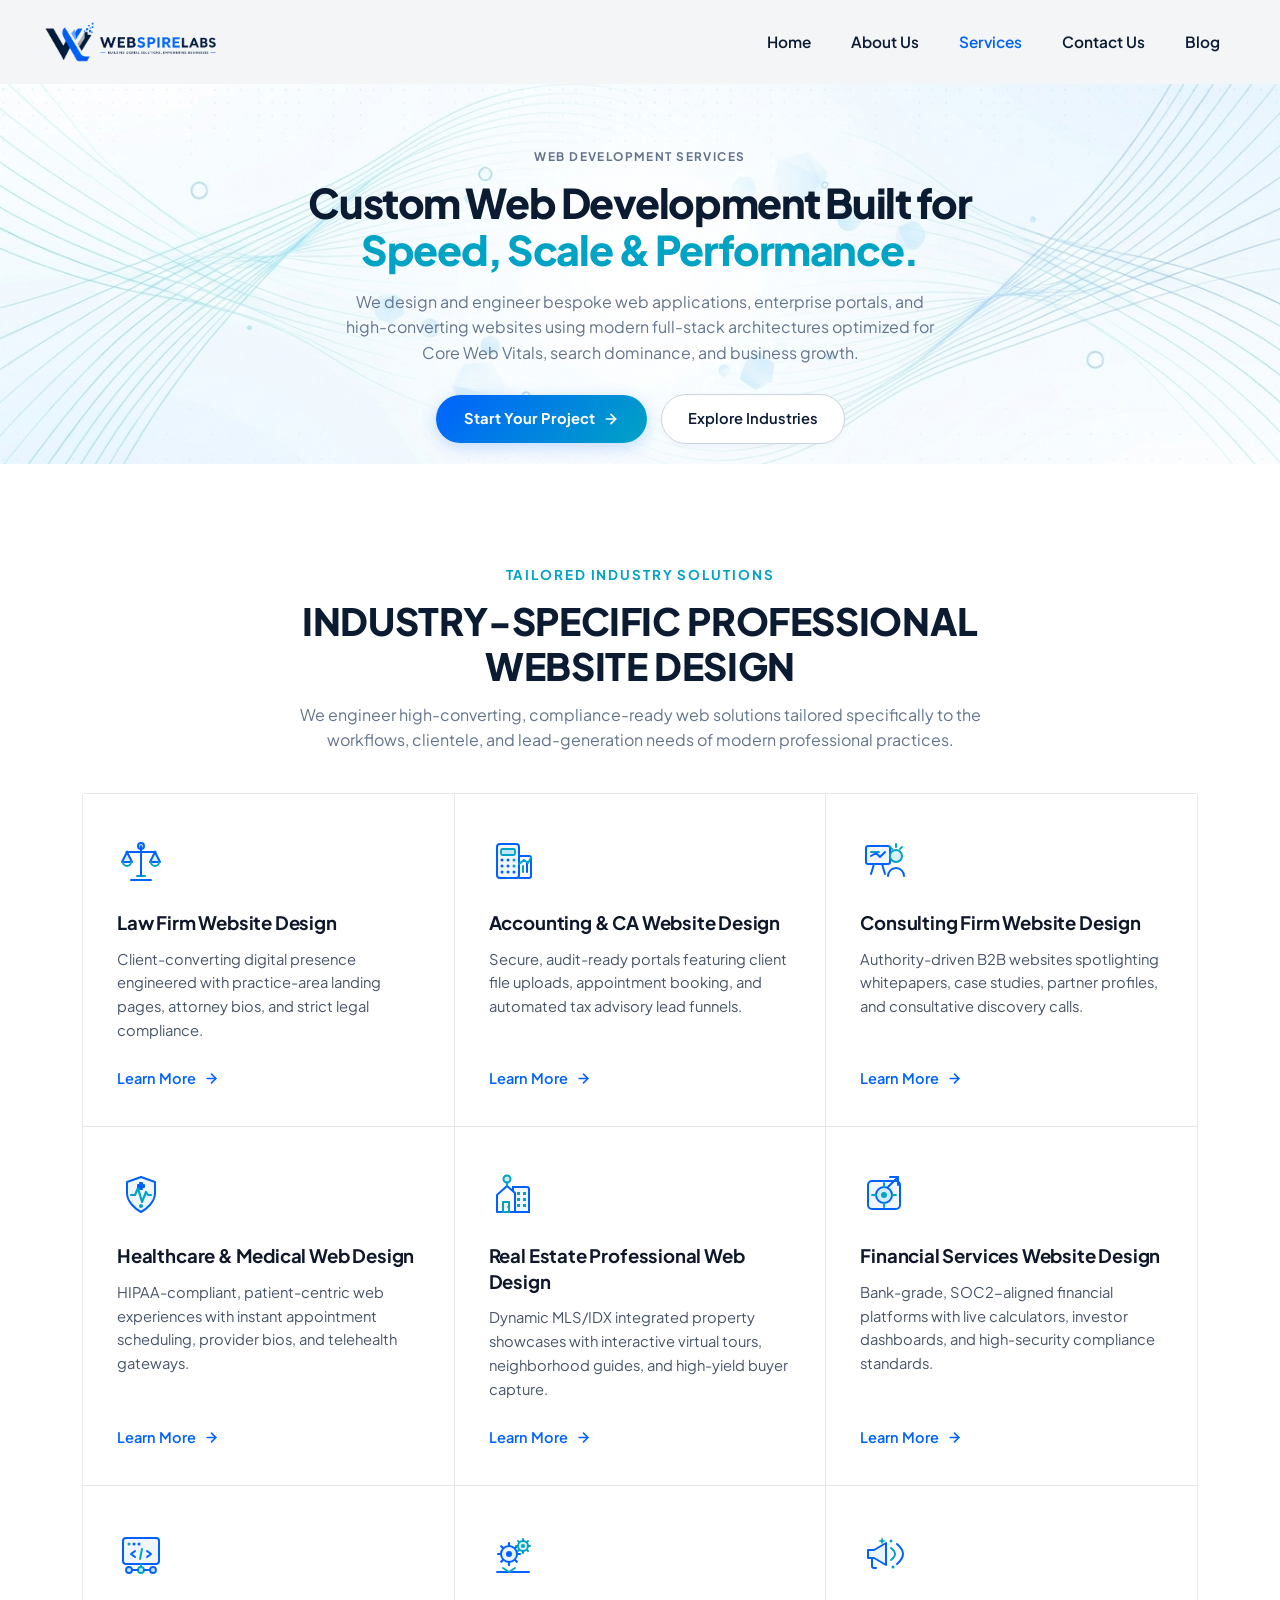
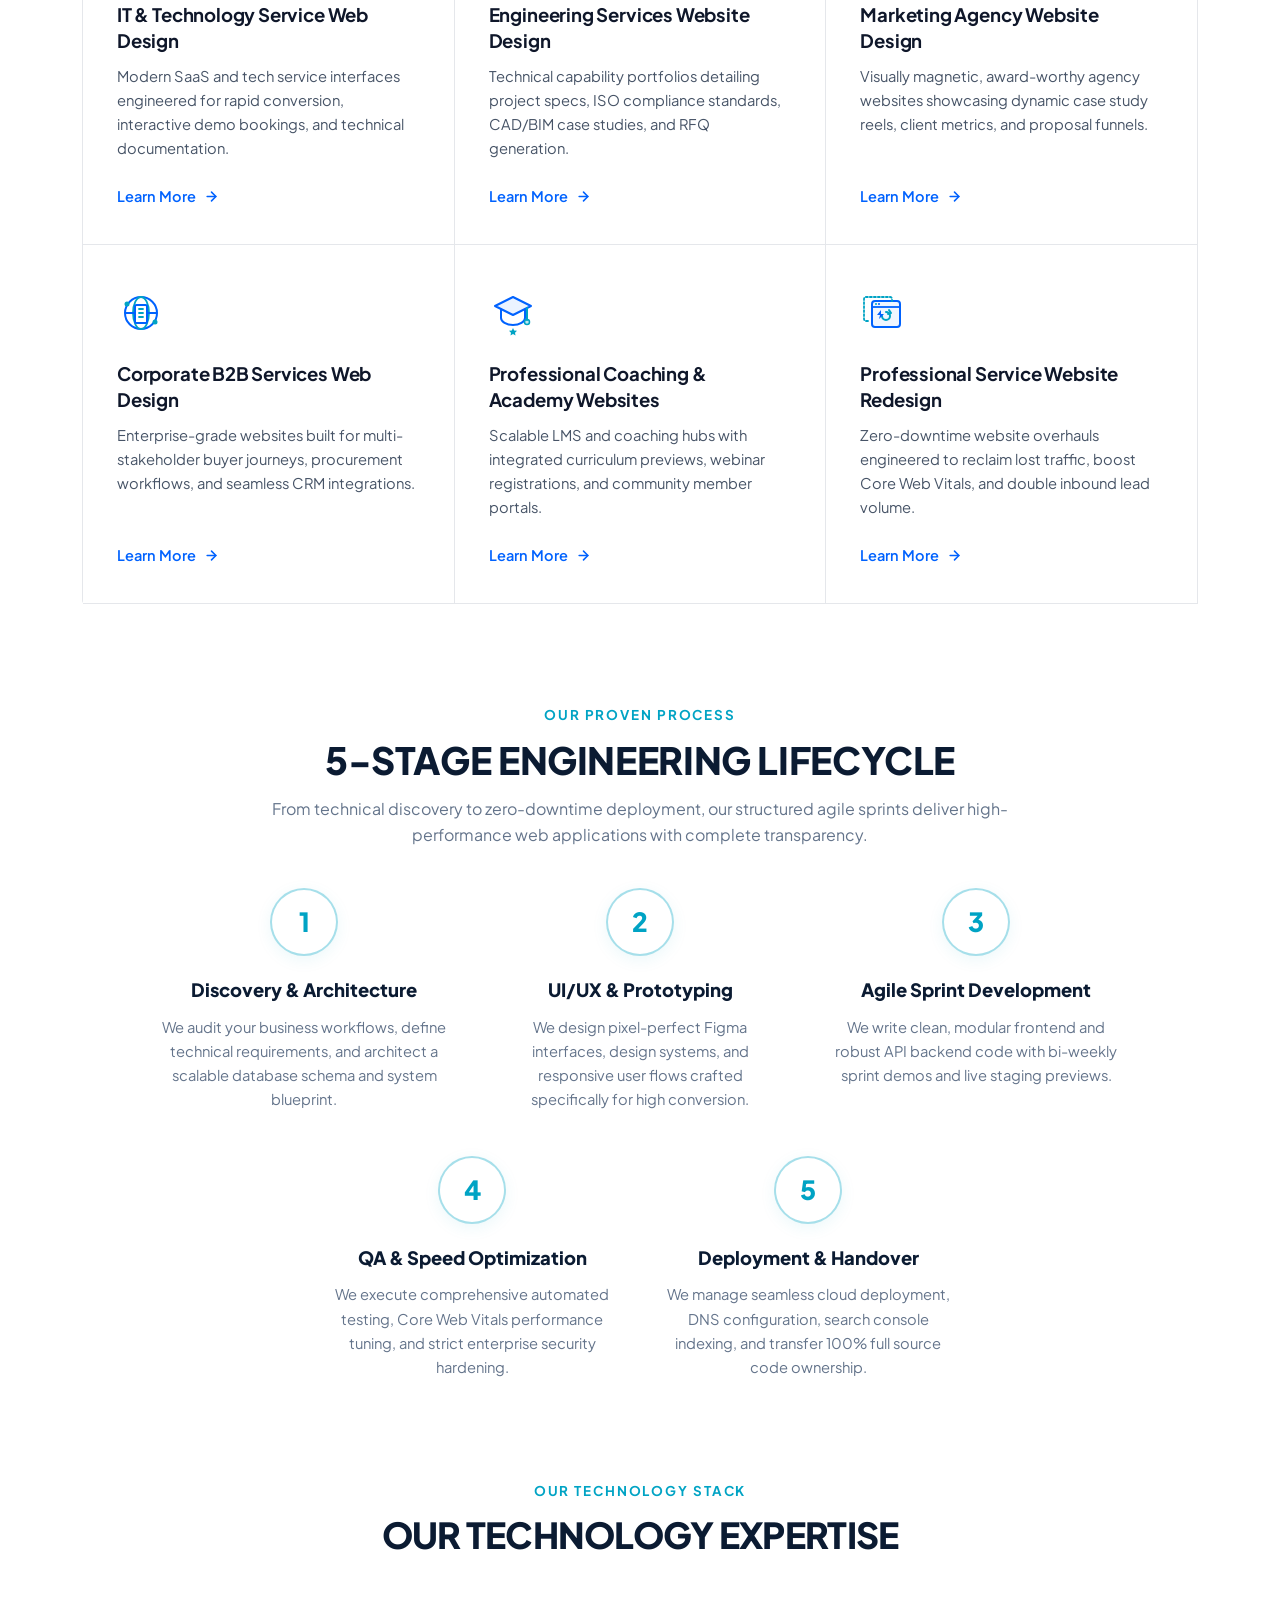
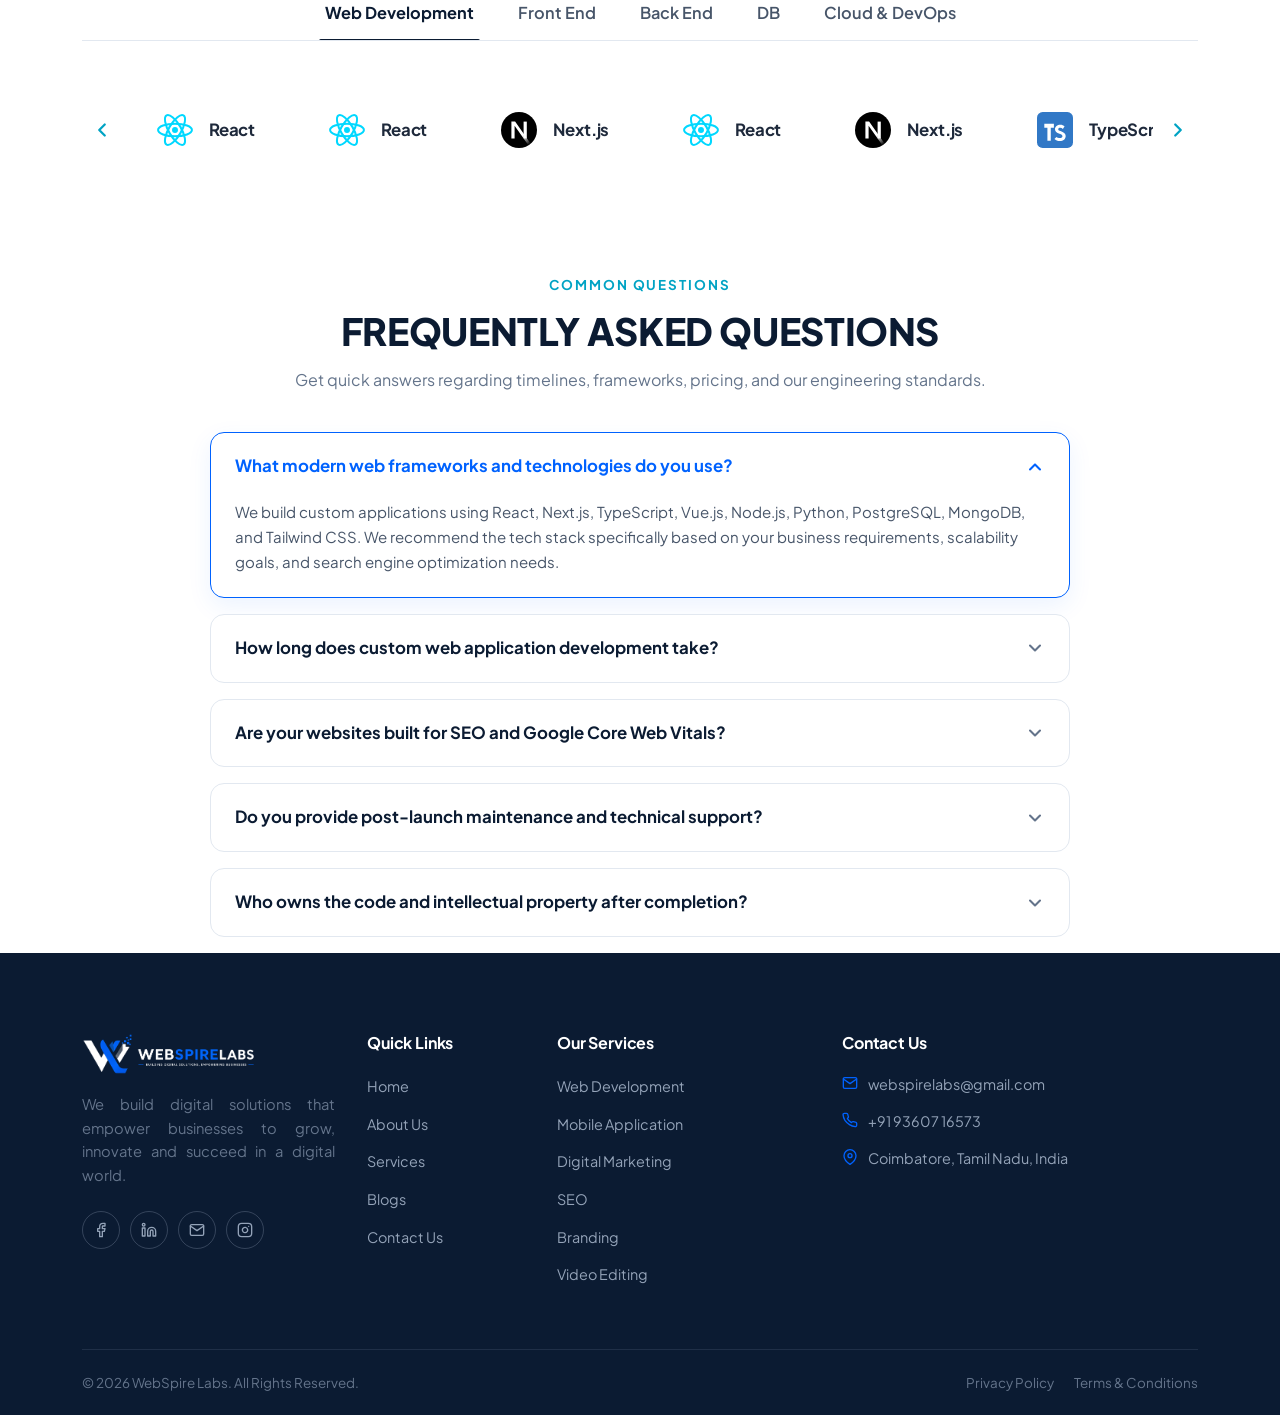
<file: web-development.html>
<!DOCTYPE html>
<html lang="en">
<head>
  <meta charset="UTF-8">
  <meta name="viewport" content="width=device-width, initial-scale=1.0">
  
  <!-- Primary SEO Meta Tags -->
  <title>Custom Web Development Services — WebSpire Labs | High-Performance Websites & Applications</title>
  <meta name="title" content="Custom Web Development Services — WebSpire Labs | High-Performance Websites & Applications">
  <meta name="description" content="Empower your business with custom web development services from WebSpire Labs. We build fast, scalable, and secure web applications, enterprise portals, and headless e-commerce platforms.">
  <meta name="keywords" content="Custom Web Development, Web Application Development Company, React Development, Next.js Solutions, Full-Stack Web Development, Enterprise Web Portals, Core Web Vitals, WebSpire Labs">
  <meta name="author" content="WebSpire Labs">
  <meta name="robots" content="index, follow">
  <link rel="canonical" href="https://www.webspirelabs.com/web-development.html">

  <!-- Open Graph / Facebook -->
  <meta property="og:type" content="website">
  <meta property="og:url" content="https://www.webspirelabs.com/web-development.html">
  <meta property="og:title" content="Custom Web Development Services — WebSpire Labs">
  <meta property="og:description" content="Fast, scalable, and responsive web applications engineered for performance, security, and organic search visibility.">
  <meta property="og:image" content="asstes/logo_1.png">

  <!-- Twitter Meta Tags -->
  <meta name="twitter:card" content="summary_large_image">
  <meta name="twitter:url" content="https://www.webspirelabs.com/web-development.html">
  <meta name="twitter:title" content="Custom Web Development Services — WebSpire Labs">
  <meta name="twitter:description" content="Fast, scalable, and responsive web applications engineered for performance, security, and organic search visibility.">
  <meta name="twitter:image" content="asstes/logo_1.png">

  <!-- Favicon -->
  <link rel="icon" type="image/png" href="asstes/favicon.png">

  <!-- Google Fonts: Plus Jakarta Sans -->
  <link rel="preconnect" href="https://fonts.googleapis.com">
  <link rel="preconnect" href="https://fonts.gstatic.com" crossorigin>
  <link href="https://fonts.googleapis.com/css2?family=Plus+Jakarta+Sans:wght@400;500;600;700;800&display=swap" rel="stylesheet">

  <!-- Bootstrap 5 CSS CDN -->
  <link href="https://cdn.jsdelivr.net/npm/bootstrap@5.3.3/dist/css/bootstrap.min.css" rel="stylesheet" integrity="sha384-QWTKZyjpPEjISv5WaRU9OFeRpok6YctnYmDr5pNlyT2bRjXh0JMhjY6hW+ALEwIH" crossorigin="anonymous">

  <!-- Custom Master Stylesheet (Global Tokens, Navigation, Footer) -->
  <link rel="stylesheet" href="css/style.css">

  <!-- Web Development Specific Stylesheet -->
  <link rel="stylesheet" href="css/web-development.css">

  <!-- Schema.org JSON-LD Structured Data for SEO -->
  <script type="application/ld+json">
  {
    "@context": "https://schema.org",
    "@graph": [
      {
        "@type": "Service",
        "name": "Custom Web Development Services",
        "serviceType": "Web Application & Software Development",
        "provider": {
          "@type": "Organization",
          "name": "WebSpire Labs",
          "url": "https://www.webspirelabs.com",
          "logo": "asstes/logo_1.png",
          "telephone": "+91 93607 16573",
          "email": "webspirelabs@gmail.com"
        },
        "description": "High-performance full-stack web development services including React, Next.js, Node.js, Enterprise SaaS, Headless CMS, and Progressive Web Apps.",
        "areaServed": "Global",
        "hasOfferCatalog": {
          "@type": "OfferCatalog",
          "name": "Web Development Capabilities",
          "itemListElement": [
            { "@type": "Offer", "itemOffered": { "@type": "Service", "name": "Custom Web Applications (SPA & SSR)" } },
            { "@type": "Offer", "itemOffered": { "@type": "Service", "name": "Enterprise SaaS Platforms" } },
            { "@type": "Offer", "itemOffered": { "@type": "Service", "name": "E-Commerce & High-Converting Storefronts" } },
            { "@type": "Offer", "itemOffered": { "@type": "Service", "name": "Headless CMS & Content Architecture" } },
            { "@type": "Offer", "itemOffered": { "@type": "Service", "name": "Progressive Web Apps (PWA)" } },
            { "@type": "Offer", "itemOffered": { "@type": "Service", "name": "RESTful & GraphQL API Engineering" } }
          ]
        }
      },
      {
        "@type": "BreadcrumbList",
        "itemListElement": [
          { "@type": "ListItem", "position": 1, "name": "Home", "item": "https://www.webspirelabs.com/index.html" },
          { "@type": "ListItem", "position": 2, "name": "Services", "item": "https://www.webspirelabs.com/services.html" },
          { "@type": "ListItem", "position": 3, "name": "Web Development", "item": "https://www.webspirelabs.com/web-development.html" }
        ]
      },
      {
        "@type": "FAQPage",
        "mainEntity": [
          {
            "@type": "Question",
            "name": "What modern web frameworks and technologies do you use?",
            "acceptedAnswer": {
              "@type": "Answer",
              "text": "We build modern applications using React, Next.js, TypeScript, Vue.js, Node.js, Python, PostgreSQL, MongoDB, and Tailwind CSS, tailored to project performance, scale, and SEO requirements."
            }
          },
          {
            "@type": "Question",
            "name": "How long does custom web application development take?",
            "acceptedAnswer": {
              "@type": "Answer",
              "text": "Timelines vary depending on complexity. Marketing and corporate websites typically take 3 to 6 weeks, while scalable SaaS applications and custom web portals take 8 to 16 weeks following our structured 5-stage sprint methodology."
            }
          },
          {
            "@type": "Question",
            "name": "Are your websites built for SEO and Google Core Web Vitals?",
            "acceptedAnswer": {
              "@type": "Answer",
              "text": "Yes, every web project is engineered mobile-first with semantic HTML5, fast server-side rendering (SSR), optimized assets, sub-second LCP (Largest Contentful Paint), and strict Core Web Vitals compliance."
            }
          },
          {
            "@type": "Question",
            "name": "Do you provide post-launch maintenance and technical support?",
            "acceptedAnswer": {
              "@type": "Answer",
              "text": "Yes, WebSpire Labs provides proactive maintenance SLAs covering security patches, cloud server monitoring, uptime guarantees, continuous backups, and ongoing feature updates."
            }
          },
          {
            "@type": "Question",
            "name": "Who owns the code and intellectual property after completion?",
            "acceptedAnswer": {
              "@type": "Answer",
              "text": "You retain 100% complete ownership of all source code, database architectures, digital assets, and IP upon project delivery."
            }
          }
        ]
      }
    ]
  }
  </script>
</head>
<body>

  <!-- Accessibility Skip Link -->
  <a href="#main-content" class="skip-to-content">Skip to main content</a>

  <!-- ==========================================================================
       Header & Navigation Bar (Matches Site-Wide Standard)
       ========================================================================== -->
  <header class="header-navbar" id="siteHeader">
    <div class="container">
      <nav class="navbar navbar-expand-lg p-0" aria-label="Main Navigation">
        
        <!-- Brand Logo -->
        <a class="navbar-brand brand-logo-container" href="index.html" aria-label="WebSpire Labs Home">
          <img src="asstes/logo_1.png" alt="WebSpire Labs - Building Digital Solutions, Empowering Businesses" class="brand-logo-img" width="174" height="42">
        </a>

        <!-- Mobile Toggler -->
        <button class="navbar-toggler d-lg-none border-0 p-1" type="button" data-bs-toggle="collapse" data-bs-target="#navbarMainContent" aria-controls="navbarMainContent" aria-expanded="false" aria-label="Toggle navigation">
          <span class="navbar-toggler-icon"></span>
        </button>

        <!-- Navbar Menu Items -->
        <div class="collapse navbar-collapse justify-content-end" id="navbarMainContent">
          <ul class="navbar-nav ms-auto align-items-lg-center gap-lg-2 my-3 my-lg-0">
            <li class="nav-item">
              <a class="nav-link nav-link-custom" href="index.html">Home</a>
            </li>
            <li class="nav-item">
              <a class="nav-link nav-link-custom" href="about.html">About Us</a>
            </li>
            <li class="nav-item">
              <a class="nav-link nav-link-custom active" aria-current="page" href="services.html">Services</a>
            </li>
            <li class="nav-item">
              <a class="nav-link nav-link-custom" href="contact.html">Contact Us</a>
            </li>
            <li class="nav-item">
              <a class="nav-link nav-link-custom" href="blog.html">Blog</a>
            </li>
          </ul>
        </div>

      </nav>
    </div>
  </header>

  <!-- ==========================================================================
       Main Content Area
       ========================================================================== -->
  <main id="main-content">

    <!-- ==========================================================================
         W1. Web Development Hero Banner (Unified Master Hero Design — Matches services.html)
         ========================================================================== -->
    <section class="hero-section subpage-hero" id="web-dev-hero" aria-labelledby="web-dev-hero-title">
      <div class="container hero-container">
        <div class="row align-items-center justify-content-center">
          <!-- Center Content (Unified Inner-Page Banner) -->
          <div class="col-12 hero-text-col">
            <span class="section-eyebrow hero-slide-badge">
              WEB DEVELOPMENT SERVICES
            </span>
            <h1 class="hero-headline" id="web-dev-hero-title">
              Custom Web Development Built for<br>
              <span class="highlight-cyan">Speed, Scale &amp; Performance.</span>
            </h1>
            <p class="hero-description">
              We design and engineer bespoke web applications, enterprise portals, and high-converting websites using modern full-stack architectures optimized for Core Web Vitals, search dominance, and business growth.
            </p>
            <div class="hero-cta-group">
              <a href="contact.html?service=web-development" class="btn-hero-primary">
                Start Your Project
                <svg width="18" height="18" viewBox="0 0 24 24" fill="none" stroke="currentColor" stroke-width="2.5" stroke-linecap="round" stroke-linejoin="round" aria-hidden="true"><line x1="5" y1="12" x2="19" y2="12"></line><polyline points="12 5 19 12 12 19"></polyline></svg>
              </a>
              <a href="#industries" class="btn-hero-secondary">
                Explore Industries
              </a>
            </div>
          </div>
        </div>
      </div>
    </section>

    <!-- ==========================================================================
         W2. 12 Industry-Specific Website Design Solutions (Cards Grid)
         ========================================================================== -->
    <section class="industry-solutions-section" id="industries" aria-labelledby="industriesTitle">
      <div class="container">
        
        <div class="section-header-center">
          <span class="section-eyebrow">TAILORED INDUSTRY SOLUTIONS</span>
          <h2 class="section-title" id="industriesTitle">Industry-Specific Professional Website Design</h2>
          <p class="section-subtitle">
            We engineer high-converting, compliance-ready web solutions tailored specifically to the workflows, clientele, and lead-generation needs of modern professional practices.
          </p>
        </div>

        <div class="industries-grid">

          <!-- Industry Card 1: Law Firms -->
          <article class="industry-card" id="card-legal">
            <div class="industry-icon-wrap" aria-hidden="true">
              <svg width="48" height="48" viewBox="0 0 48 48" fill="none" xmlns="http://www.w3.org/2000/svg">
                <path d="M14 42H34" stroke="#0062FE" stroke-width="2" stroke-linecap="round"/>
                <path d="M20 38H28" stroke="#00A3C4" stroke-width="2" stroke-linecap="round"/>
                <path d="M24 8V38" stroke="#0062FE" stroke-width="2" stroke-linecap="round"/>
                <path d="M10 14H38" stroke="#0062FE" stroke-width="2" stroke-linecap="round"/>
                <circle cx="24" cy="8" r="3" fill="#0062FE" fill-opacity="0.15" stroke="#0062FE" stroke-width="2"/>
                <path d="M10 14L5 24H15L10 14Z" fill="#00A3C4" fill-opacity="0.15" stroke="#0062FE" stroke-width="2" stroke-linejoin="round"/>
                <path d="M6 24C6 26.2 7.8 28 10 28C12.2 28 14 26.2 14 24" stroke="#00A3C4" stroke-width="2" stroke-linecap="round"/>
                <path d="M38 14L33 24H43L38 14Z" fill="#00A3C4" fill-opacity="0.15" stroke="#0062FE" stroke-width="2" stroke-linejoin="round"/>
                <path d="M34 24C34 26.2 35.8 28 38 28C40.2 28 42 26.2 42 24" stroke="#00A3C4" stroke-width="2" stroke-linecap="round"/>
                <circle cx="10" cy="14" r="1.5" fill="#0062FE"/>
                <circle cx="38" cy="14" r="1.5" fill="#0062FE"/>
              </svg>
            </div>
            <h3 class="industry-title">Law Firm Website Design</h3>
            <p class="industry-desc">Client-converting digital presence engineered with practice-area landing pages, attorney bios, and strict legal compliance.</p>
            <a href="law-firm-website-design.html" class="btn-industry-action" aria-label="Learn More about Law Firm Website Design">
              <span>Learn More</span>
              <svg width="15" height="15" viewBox="0 0 24 24" fill="none" stroke="currentColor" stroke-width="2.5" stroke-linecap="round" stroke-linejoin="round" aria-hidden="true"><line x1="5" y1="12" x2="19" y2="12"></line><polyline points="12 5 19 12 12 19"></polyline></svg>
            </a>
          </article>

          <!-- Industry Card 2: Accounting & CA -->
          <article class="industry-card" id="card-accounting">
            <div class="industry-icon-wrap" aria-hidden="true">
              <svg width="48" height="48" viewBox="0 0 48 48" fill="none" xmlns="http://www.w3.org/2000/svg">
                <rect x="8" y="6" width="22" height="34" rx="3" fill="#0062FE" fill-opacity="0.06" stroke="#0062FE" stroke-width="2"/>
                <rect x="12" y="11" width="14" height="6" rx="1.5" fill="#00A3C4" fill-opacity="0.2" stroke="#00A3C4" stroke-width="1.8"/>
                <circle cx="13" cy="22" r="1.5" fill="#0062FE"/>
                <circle cx="19" cy="22" r="1.5" fill="#0062FE"/>
                <circle cx="25" cy="22" r="1.5" fill="#00A3C4"/>
                <circle cx="13" cy="28" r="1.5" fill="#0062FE"/>
                <circle cx="19" cy="28" r="1.5" fill="#0062FE"/>
                <circle cx="25" cy="28" r="1.5" fill="#00A3C4"/>
                <circle cx="13" cy="34" r="1.5" fill="#0062FE"/>
                <circle cx="19" cy="34" r="1.5" fill="#0062FE"/>
                <circle cx="25" cy="34" r="1.5" fill="#0062FE"/>
                <path d="M30 18H40C41.1 18 42 18.9 42 20V38C42 39.1 41.1 40 40 40H30" stroke="#0062FE" stroke-width="2" stroke-linecap="round"/>
                <path d="M34 34V28" stroke="#00A3C4" stroke-width="2" stroke-linecap="round"/>
                <path d="M38 34V24" stroke="#0062FE" stroke-width="2" stroke-linecap="round"/>
                <path d="M30 26L35 22L39 25L42 20" stroke="#00A3C4" stroke-width="2" stroke-linecap="round" stroke-linejoin="round"/>
              </svg>
            </div>
            <h3 class="industry-title">Accounting &amp; CA Website Design</h3>
            <p class="industry-desc">Secure, audit-ready portals featuring client file uploads, appointment booking, and automated tax advisory lead funnels.</p>
            <a href="contact.html?service=web-development&industry=accounting" class="btn-industry-action" aria-label="Learn More about Accounting &amp; CA Website Design">
              <span>Learn More</span>
              <svg width="15" height="15" viewBox="0 0 24 24" fill="none" stroke="currentColor" stroke-width="2.5" stroke-linecap="round" stroke-linejoin="round" aria-hidden="true"><line x1="5" y1="12" x2="19" y2="12"></line><polyline points="12 5 19 12 12 19"></polyline></svg>
            </a>
          </article>

          <!-- Industry Card 3: Consulting & Advisory -->
          <article class="industry-card" id="card-consulting">
            <div class="industry-icon-wrap" aria-hidden="true">
              <svg width="48" height="48" viewBox="0 0 48 48" fill="none" xmlns="http://www.w3.org/2000/svg">
                <rect x="6" y="8" width="24" height="18" rx="2" fill="#0062FE" fill-opacity="0.06" stroke="#0062FE" stroke-width="2"/>
                <path d="M11 14H19" stroke="#00A3C4" stroke-width="2" stroke-linecap="round"/>
                <path d="M11 18L16 15L20 19L25 14" stroke="#0062FE" stroke-width="2" stroke-linecap="round" stroke-linejoin="round"/>
                <path d="M14 26L11 36" stroke="#0062FE" stroke-width="2" stroke-linecap="round"/>
                <path d="M22 26L25 36" stroke="#0062FE" stroke-width="2" stroke-linecap="round"/>
                <circle cx="36" cy="18" r="6" fill="#00A3C4" fill-opacity="0.15" stroke="#00A3C4" stroke-width="2"/>
                <path d="M28 38C28 33.6 31.6 30 36 30C40.4 30 44 33.6 44 38" stroke="#0062FE" stroke-width="2" stroke-linecap="round"/>
                <path d="M36 6V9" stroke="#00A3C4" stroke-width="2" stroke-linecap="round"/>
                <path d="M42 9L40 11" stroke="#00A3C4" stroke-width="1.8" stroke-linecap="round"/>
                <path d="M30 9L32 11" stroke="#00A3C4" stroke-width="1.8" stroke-linecap="round"/>
              </svg>
            </div>
            <h3 class="industry-title">Consulting Firm Website Design</h3>
            <p class="industry-desc">Authority-driven B2B websites spotlighting whitepapers, case studies, partner profiles, and consultative discovery calls.</p>
            <a href="contact.html?service=web-development&industry=consulting" class="btn-industry-action" aria-label="Learn More about Consulting Firm Website Design">
              <span>Learn More</span>
              <svg width="15" height="15" viewBox="0 0 24 24" fill="none" stroke="currentColor" stroke-width="2.5" stroke-linecap="round" stroke-linejoin="round" aria-hidden="true"><line x1="5" y1="12" x2="19" y2="12"></line><polyline points="12 5 19 12 12 19"></polyline></svg>
            </a>
          </article>

          <!-- Industry Card 4: Healthcare & Medical -->
          <article class="industry-card" id="card-healthcare">
            <div class="industry-icon-wrap" aria-hidden="true">
              <svg width="48" height="48" viewBox="0 0 48 48" fill="none" xmlns="http://www.w3.org/2000/svg">
                <path d="M24 6L38 11V22C38 31 29.5 38 24 41C18.5 38 10 31 10 22V11L24 6Z" fill="#0062FE" fill-opacity="0.06" stroke="#0062FE" stroke-width="2" stroke-linejoin="round"/>
                <path d="M14 24H18L21 17L25 31L29 21L31 24H34" stroke="#00A3C4" stroke-width="2.2" stroke-linecap="round" stroke-linejoin="round"/>
                <rect x="22" y="11" width="4" height="8" rx="1" fill="#0062FE"/>
                <rect x="20" y="13" width="8" height="4" rx="1" fill="#0062FE"/>
                <circle cx="24" cy="35" r="2" fill="#00A3C4"/>
              </svg>
            </div>
            <h3 class="industry-title">Healthcare &amp; Medical Web Design</h3>
            <p class="industry-desc">HIPAA-compliant, patient-centric web experiences with instant appointment scheduling, provider bios, and telehealth gateways.</p>
            <a href="contact.html?service=web-development&industry=healthcare" class="btn-industry-action" aria-label="Learn More about Healthcare &amp; Medical Web Design">
              <span>Learn More</span>
              <svg width="15" height="15" viewBox="0 0 24 24" fill="none" stroke="currentColor" stroke-width="2.5" stroke-linecap="round" stroke-linejoin="round" aria-hidden="true"><line x1="5" y1="12" x2="19" y2="12"></line><polyline points="12 5 19 12 12 19"></polyline></svg>
            </a>
          </article>

          <!-- Industry Card 5: Real Estate -->
          <article class="industry-card" id="card-realestate">
            <div class="industry-icon-wrap" aria-hidden="true">
              <svg width="48" height="48" viewBox="0 0 48 48" fill="none" xmlns="http://www.w3.org/2000/svg">
                <path d="M24 16H38C39.1 16 40 16.9 40 18V41H24V16Z" fill="#0062FE" fill-opacity="0.06" stroke="#0062FE" stroke-width="2"/>
                <rect x="28" y="21" width="3" height="3" fill="#00A3C4"/>
                <rect x="34" y="21" width="3" height="3" fill="#00A3C4"/>
                <rect x="28" y="27" width="3" height="3" fill="#00A3C4"/>
                <rect x="34" y="27" width="3" height="3" fill="#00A3C4"/>
                <rect x="28" y="33" width="3" height="3" fill="#00A3C4"/>
                <rect x="34" y="33" width="3" height="3" fill="#00A3C4"/>
                <path d="M8 24L18 15L26 22V41H8V24Z" fill="#FFFFFF" stroke="#0062FE" stroke-width="2" stroke-linejoin="round"/>
                <rect x="14" y="31" width="6" height="10" stroke="#00A3C4" stroke-width="2"/>
                <circle cx="18.5" cy="36" r="0.8" fill="#00A3C4"/>
                <circle cx="18" cy="8" r="3.5" fill="#00A3C4" fill-opacity="0.2" stroke="#00A3C4" stroke-width="2"/>
                <path d="M18 11.5V14" stroke="#00A3C4" stroke-width="2" stroke-linecap="round"/>
              </svg>
            </div>
            <h3 class="industry-title">Real Estate Professional Web Design</h3>
            <p class="industry-desc">Dynamic MLS/IDX integrated property showcases with interactive virtual tours, neighborhood guides, and high-yield buyer capture.</p>
            <a href="contact.html?service=web-development&industry=real-estate" class="btn-industry-action" aria-label="Learn More about Real Estate Professional Web Design">
              <span>Learn More</span>
              <svg width="15" height="15" viewBox="0 0 24 24" fill="none" stroke="currentColor" stroke-width="2.5" stroke-linecap="round" stroke-linejoin="round" aria-hidden="true"><line x1="5" y1="12" x2="19" y2="12"></line><polyline points="12 5 19 12 12 19"></polyline></svg>
            </a>
          </article>

          <!-- Industry Card 6: Financial Services -->
          <article class="industry-card" id="card-finance">
            <div class="industry-icon-wrap" aria-hidden="true">
              <svg width="48" height="48" viewBox="0 0 48 48" fill="none" xmlns="http://www.w3.org/2000/svg">
                <rect x="8" y="10" width="32" height="28" rx="4" fill="#0062FE" fill-opacity="0.06" stroke="#0062FE" stroke-width="2"/>
                <circle cx="24" cy="24" r="8" fill="#00A3C4" fill-opacity="0.12" stroke="#0062FE" stroke-width="2"/>
                <circle cx="24" cy="24" r="3" fill="#00A3C4"/>
                <line x1="24" y1="12" x2="24" y2="16" stroke="#00A3C4" stroke-width="2" stroke-linecap="round"/>
                <line x1="24" y1="32" x2="24" y2="36" stroke="#00A3C4" stroke-width="2" stroke-linecap="round"/>
                <line x1="12" y1="24" x2="16" y2="24" stroke="#00A3C4" stroke-width="2" stroke-linecap="round"/>
                <line x1="32" y1="24" x2="36" y2="24" stroke="#00A3C4" stroke-width="2" stroke-linecap="round"/>
                <path d="M30 6L38 6L38 14" stroke="#0062FE" stroke-width="2" stroke-linecap="round" stroke-linejoin="round"/>
                <path d="M38 6L28 16" stroke="#0062FE" stroke-width="2" stroke-linecap="round"/>
              </svg>
            </div>
            <h3 class="industry-title">Financial Services Website Design</h3>
            <p class="industry-desc">Bank-grade, SOC2-aligned financial platforms with live calculators, investor dashboards, and high-security compliance standards.</p>
            <a href="contact.html?service=web-development&industry=finance" class="btn-industry-action" aria-label="Learn More about Financial Services Website Design">
              <span>Learn More</span>
              <svg width="15" height="15" viewBox="0 0 24 24" fill="none" stroke="currentColor" stroke-width="2.5" stroke-linecap="round" stroke-linejoin="round" aria-hidden="true"><line x1="5" y1="12" x2="19" y2="12"></line><polyline points="12 5 19 12 12 19"></polyline></svg>
            </a>
          </article>

          <!-- Industry Card 7: IT & Technology -->
          <article class="industry-card" id="card-technology">
            <div class="industry-icon-wrap" aria-hidden="true">
              <svg width="48" height="48" viewBox="0 0 48 48" fill="none" xmlns="http://www.w3.org/2000/svg">
                <rect x="6" y="8" width="36" height="26" rx="3" fill="#0062FE" fill-opacity="0.06" stroke="#0062FE" stroke-width="2"/>
                <circle cx="12" cy="14" r="1.5" fill="#00A3C4"/>
                <circle cx="17" cy="14" r="1.5" fill="#0062FE"/>
                <circle cx="22" cy="14" r="1.5" fill="#0062FE"/>
                <path d="M14 24L18 21M14 24L18 27" stroke="#0062FE" stroke-width="2" stroke-linecap="round" stroke-linejoin="round"/>
                <path d="M30 21L34 24M30 27L34 24" stroke="#0062FE" stroke-width="2" stroke-linecap="round" stroke-linejoin="round"/>
                <path d="M25 19L23 29" stroke="#00A3C4" stroke-width="2" stroke-linecap="round"/>
                <circle cx="12" cy="40" r="3" fill="#0062FE" fill-opacity="0.2" stroke="#0062FE" stroke-width="1.8"/>
                <circle cx="24" cy="40" r="3" fill="#00A3C4" fill-opacity="0.2" stroke="#00A3C4" stroke-width="1.8"/>
                <circle cx="36" cy="40" r="3" fill="#0062FE" fill-opacity="0.2" stroke="#0062FE" stroke-width="1.8"/>
                <path d="M15 40H21M27 40H33" stroke="#0062FE" stroke-width="1.8" stroke-linecap="round"/>
                <path d="M24 34V37" stroke="#00A3C4" stroke-width="1.8" stroke-linecap="round"/>
              </svg>
            </div>
            <h3 class="industry-title">IT &amp; Technology Service Web Design</h3>
            <p class="industry-desc">Modern SaaS and tech service interfaces engineered for rapid conversion, interactive demo bookings, and technical documentation.</p>
            <a href="contact.html?service=web-development&industry=it-technology" class="btn-industry-action" aria-label="Learn More about IT &amp; Technology Service Web Design">
              <span>Learn More</span>
              <svg width="15" height="15" viewBox="0 0 24 24" fill="none" stroke="currentColor" stroke-width="2.5" stroke-linecap="round" stroke-linejoin="round" aria-hidden="true"><line x1="5" y1="12" x2="19" y2="12"></line><polyline points="12 5 19 12 12 19"></polyline></svg>
            </a>
          </article>

          <!-- Industry Card 8: Engineering Services -->
          <article class="industry-card" id="card-engineering">
            <div class="industry-icon-wrap" aria-hidden="true">
              <svg width="48" height="48" viewBox="0 0 48 48" fill="none" xmlns="http://www.w3.org/2000/svg">
                <circle cx="20" cy="24" r="8" fill="#0062FE" fill-opacity="0.08" stroke="#0062FE" stroke-width="2"/>
                <circle cx="20" cy="24" r="3" fill="#0062FE"/>
                <path d="M20 13V15M20 33V35M9 24H11M29 24H31M12.2 16.2L13.6 17.6M26.4 30.4L27.8 31.8M12.2 31.8L13.6 30.4M26.4 17.6L27.8 16.2" stroke="#0062FE" stroke-width="2.2" stroke-linecap="round"/>
                <circle cx="34" cy="16" r="5" fill="#00A3C4" fill-opacity="0.15" stroke="#00A3C4" stroke-width="2"/>
                <circle cx="34" cy="16" r="2" fill="#00A3C4"/>
                <path d="M34 9V10.5M34 21.5V23M27 16H28.5M39.5 16H41M29 11L30 12M38 20L39 21M29 21L30 20M38 12L39 11" stroke="#00A3C4" stroke-width="2" stroke-linecap="round"/>
                <path d="M8 42H40" stroke="#0062FE" stroke-width="1.8" stroke-linecap="round"/>
                <path d="M14 38L20 42L26 38" stroke="#00A3C4" stroke-width="1.8" stroke-linecap="round" stroke-linejoin="round"/>
              </svg>
            </div>
            <h3 class="industry-title">Engineering Services Website Design</h3>
            <p class="industry-desc">Technical capability portfolios detailing project specs, ISO compliance standards, CAD/BIM case studies, and RFQ generation.</p>
            <a href="contact.html?service=web-development&industry=engineering" class="btn-industry-action" aria-label="Learn More about Engineering Services Website Design">
              <span>Learn More</span>
              <svg width="15" height="15" viewBox="0 0 24 24" fill="none" stroke="currentColor" stroke-width="2.5" stroke-linecap="round" stroke-linejoin="round" aria-hidden="true"><line x1="5" y1="12" x2="19" y2="12"></line><polyline points="12 5 19 12 12 19"></polyline></svg>
            </a>
          </article>

          <!-- Industry Card 9: Marketing & Creative Agencies -->
          <article class="industry-card" id="card-agency">
            <div class="industry-icon-wrap" aria-hidden="true">
              <svg width="48" height="48" viewBox="0 0 48 48" fill="none" xmlns="http://www.w3.org/2000/svg">
                <path d="M8 20V28H14L26 35V13L14 20H8Z" fill="#0062FE" fill-opacity="0.08" stroke="#0062FE" stroke-width="2" stroke-linejoin="round"/>
                <path d="M12 28V36C12 37.1 12.9 38 14 38H16" stroke="#0062FE" stroke-width="2" stroke-linecap="round"/>
                <path d="M31 18C33.5 20 35 22.8 35 24C35 25.2 33.5 28 31 30" stroke="#00A3C4" stroke-width="2" stroke-linecap="round"/>
                <path d="M37 14C41 17.5 43 21 43 24C43 27 41 30.5 37 34" stroke="#0062FE" stroke-width="2" stroke-linecap="round"/>
                <circle cx="31" cy="11" r="1.5" fill="#00A3C4"/>
                <circle cx="33" cy="37" r="1.5" fill="#00A3C4"/>
                <path d="M22 7L23 10L26 11L23 12L22 15L21 12L18 11L21 10L22 7Z" fill="#00A3C4"/>
              </svg>
            </div>
            <h3 class="industry-title">Marketing Agency Website Design</h3>
            <p class="industry-desc">Visually magnetic, award-worthy agency websites showcasing dynamic case study reels, client metrics, and proposal funnels.</p>
            <a href="contact.html?service=web-development&industry=agency" class="btn-industry-action" aria-label="Learn More about Marketing Agency Website Design">
              <span>Learn More</span>
              <svg width="15" height="15" viewBox="0 0 24 24" fill="none" stroke="currentColor" stroke-width="2.5" stroke-linecap="round" stroke-linejoin="round" aria-hidden="true"><line x1="5" y1="12" x2="19" y2="12"></line><polyline points="12 5 19 12 12 19"></polyline></svg>
            </a>
          </article>

          <!-- Industry Card 10: Corporate B2B -->
          <article class="industry-card" id="card-corporate">
            <div class="industry-icon-wrap" aria-hidden="true">
              <svg width="48" height="48" viewBox="0 0 48 48" fill="none" xmlns="http://www.w3.org/2000/svg">
                <circle cx="24" cy="24" r="16" stroke="#0062FE" stroke-width="2"/>
                <ellipse cx="24" cy="24" rx="8" ry="16" stroke="#00A3C4" stroke-width="1.8"/>
                <line x1="8" y1="24" x2="40" y2="24" stroke="#0062FE" stroke-width="2"/>
                <rect x="18" y="16" width="12" height="18" rx="1.5" fill="#FFFFFF" stroke="#0062FE" stroke-width="2"/>
                <line x1="22" y1="20" x2="26" y2="20" stroke="#00A3C4" stroke-width="1.8" stroke-linecap="round"/>
                <line x1="22" y1="24" x2="26" y2="24" stroke="#00A3C4" stroke-width="1.8" stroke-linecap="round"/>
                <line x1="22" y1="28" x2="26" y2="28" stroke="#00A3C4" stroke-width="1.8" stroke-linecap="round"/>
                <circle cx="10" cy="15" r="2.5" fill="#00A3C4"/>
                <circle cx="38" cy="33" r="2.5" fill="#00A3C4"/>
              </svg>
            </div>
            <h3 class="industry-title">Corporate B2B Services Web Design</h3>
            <p class="industry-desc">Enterprise-grade websites built for multi-stakeholder buyer journeys, procurement workflows, and seamless CRM integrations.</p>
            <a href="contact.html?service=web-development&industry=corporate-b2b" class="btn-industry-action" aria-label="Learn More about Corporate B2B Services Web Design">
              <span>Learn More</span>
              <svg width="15" height="15" viewBox="0 0 24 24" fill="none" stroke="currentColor" stroke-width="2.5" stroke-linecap="round" stroke-linejoin="round" aria-hidden="true"><line x1="5" y1="12" x2="19" y2="12"></line><polyline points="12 5 19 12 12 19"></polyline></svg>
            </a>
          </article>

          <!-- Industry Card 11: Education & Coaching -->
          <article class="industry-card" id="card-education">
            <div class="industry-icon-wrap" aria-hidden="true">
              <svg width="48" height="48" viewBox="0 0 48 48" fill="none" xmlns="http://www.w3.org/2000/svg">
                <path d="M24 8L6 17L24 26L42 17L24 8Z" fill="#0062FE" fill-opacity="0.08" stroke="#0062FE" stroke-width="2" stroke-linejoin="round"/>
                <path d="M12 20.5V29C12 32.5 17.4 36 24 36C30.6 36 36 32.5 36 29V20.5" stroke="#0062FE" stroke-width="2" stroke-linecap="round"/>
                <path d="M38 19V31" stroke="#00A3C4" stroke-width="2" stroke-linecap="round"/>
                <circle cx="38" cy="33" r="2.5" fill="#00A3C4" fill-opacity="0.25" stroke="#00A3C4" stroke-width="1.5"/>
                <path d="M24 39L25.2 41.5L28 41.8L26 43.7L26.5 46.5L24 45.1L21.5 46.5L22 43.7L20 41.8L22.8 41.5L24 39Z" fill="#00A3C4"/>
              </svg>
            </div>
            <h3 class="industry-title">Professional Coaching &amp; Academy Websites</h3>
            <p class="industry-desc">Scalable LMS and coaching hubs with integrated curriculum previews, webinar registrations, and community member portals.</p>
            <a href="contact.html?service=web-development&industry=education" class="btn-industry-action" aria-label="Learn More about Professional Coaching &amp; Academy Websites">
              <span>Learn More</span>
              <svg width="15" height="15" viewBox="0 0 24 24" fill="none" stroke="currentColor" stroke-width="2.5" stroke-linecap="round" stroke-linejoin="round" aria-hidden="true"><line x1="5" y1="12" x2="19" y2="12"></line><polyline points="12 5 19 12 12 19"></polyline></svg>
            </a>
          </article>

          <!-- Industry Card 12: Website Redesign -->
          <article class="industry-card" id="card-redesign">
            <div class="industry-icon-wrap" aria-hidden="true">
              <svg width="48" height="48" viewBox="0 0 48 48" fill="none" xmlns="http://www.w3.org/2000/svg">
                <rect x="12" y="12" width="28" height="26" rx="3" fill="#0062FE" fill-opacity="0.06" stroke="#0062FE" stroke-width="2"/>
                <path d="M12 18H40" stroke="#0062FE" stroke-width="1.8"/>
                <circle cx="16" cy="15" r="1" fill="#00A3C4"/>
                <circle cx="19" cy="15" r="1" fill="#0062FE"/>
                <path d="M8 32H6C4.9 32 4 31.1 4 30V10C4 8.9 4.9 8 6 8H30C31.1 8 32 8.9 32 10V12" stroke="#00A3C4" stroke-width="1.8" stroke-linecap="round" stroke-dasharray="2 2"/>
                <path d="M26 23C28.2 23 30 24.8 30 27C30 29.2 28.2 31 26 31C23.8 31 22 29.2 22 27" stroke="#00A3C4" stroke-width="2" stroke-linecap="round"/>
                <polyline points="29 21 31 24 28 25" stroke="#00A3C4" stroke-width="2" stroke-linecap="round" stroke-linejoin="round"/>
                <path d="M21 21L17 26H20L19 30L24 25H21L21 21Z" fill="#0062FE"/>
              </svg>
            </div>
            <h3 class="industry-title">Professional Service Website Redesign</h3>
            <p class="industry-desc">Zero-downtime website overhauls engineered to reclaim lost traffic, boost Core Web Vitals, and double inbound lead volume.</p>
            <a href="contact.html?service=web-development&industry=website-redesign" class="btn-industry-action" aria-label="Learn More about Professional Service Website Redesign">
              <span>Learn More</span>
              <svg width="15" height="15" viewBox="0 0 24 24" fill="none" stroke="currentColor" stroke-width="2.5" stroke-linecap="round" stroke-linejoin="round" aria-hidden="true"><line x1="5" y1="12" x2="19" y2="12"></line><polyline points="12 5 19 12 12 19"></polyline></svg>
            </a>
          </article>

        </div>
      </div>
    </section>

    <!-- ==========================================================================
         W3. 5-Stage Engineering Lifecycle / Sprint Roadmap (Minimalist Stepper)
         ========================================================================== -->
    <section class="process-section" id="process" aria-labelledby="processTitle">
      <div class="container">
        
        <div class="section-header-center">
          <span class="section-eyebrow">OUR PROVEN PROCESS</span>
          <h2 class="section-title" id="processTitle">5-Stage Engineering Lifecycle</h2>
          <p class="section-subtitle">
            From technical discovery to zero-downtime deployment, our structured agile sprints deliver high-performance web applications with complete transparency.
          </p>
        </div>

        <div class="process-steps-container">

          <!-- Row 1: Steps 1, 2, 3 -->
          <div class="process-steps-row">

            <!-- Step 1 -->
            <div class="process-step-item">
              <div class="process-step-num" aria-label="Step 1">1</div>
              <h3 class="process-step-title">Discovery &amp; Architecture</h3>
              <p class="process-step-desc">
                We audit your business workflows, define technical requirements, and architect a scalable database schema and system blueprint.
              </p>
            </div>

            <!-- Step 2 -->
            <div class="process-step-item">
              <div class="process-step-num" aria-label="Step 2">2</div>
              <h3 class="process-step-title">UI/UX &amp; Prototyping</h3>
              <p class="process-step-desc">
                We design pixel-perfect Figma interfaces, design systems, and responsive user flows crafted specifically for high conversion.
              </p>
            </div>

            <!-- Step 3 -->
            <div class="process-step-item">
              <div class="process-step-num" aria-label="Step 3">3</div>
              <h3 class="process-step-title">Agile Sprint Development</h3>
              <p class="process-step-desc">
                We write clean, modular frontend and robust API backend code with bi-weekly sprint demos and live staging previews.
              </p>
            </div>

          </div>

          <!-- Row 2: Steps 4, 5 (Centered) -->
          <div class="process-steps-row">

            <!-- Step 4 -->
            <div class="process-step-item">
              <div class="process-step-num" aria-label="Step 4">4</div>
              <h3 class="process-step-title">QA &amp; Speed Optimization</h3>
              <p class="process-step-desc">
                We execute comprehensive automated testing, Core Web Vitals performance tuning, and strict enterprise security hardening.
              </p>
            </div>

            <!-- Step 5 -->
            <div class="process-step-item">
              <div class="process-step-num" aria-label="Step 5">5</div>
              <h3 class="process-step-title">Deployment &amp; Handover</h3>
              <p class="process-step-desc">
                We manage seamless cloud deployment, DNS configuration, search console indexing, and transfer 100% full source code ownership.
              </p>
            </div>

          </div>

        </div>

      </div>
    </section>

    <!-- ==========================================================================
         W4. Our Technology Expertise (Interactive Tabbed Slider — Matches Services)
         ========================================================================== -->
    <section class="tech-stack-section" id="tech-stack" aria-labelledby="techStackTitle">
      <div class="container">
        
        <div class="section-header-center tech-expertise-header">
          <span class="section-eyebrow">OUR TECHNOLOGY STACK</span>
          <h2 class="section-title tech-expertise-title" id="techStackTitle">Our Technology Expertise</h2>
        </div>

        <!-- Category Navigation Tabs -->
        <nav class="tech-tabs-nav" role="tablist" aria-label="Technology Categories">
          <button type="button" class="tech-tab-btn active" id="tab-web-dev" data-target="panel-web-dev" role="tab" aria-selected="true" aria-controls="panel-web-dev">Web Development</button>
          <button type="button" class="tech-tab-btn" id="tab-front-end" data-target="panel-front-end" role="tab" aria-selected="false" aria-controls="panel-front-end">Front End</button>
          <button type="button" class="tech-tab-btn" id="tab-back-end" data-target="panel-back-end" role="tab" aria-selected="false" aria-controls="panel-back-end">Back End</button>
          <button type="button" class="tech-tab-btn" id="tab-db" data-target="panel-db" role="tab" aria-selected="false" aria-controls="panel-db">DB</button>
          <button type="button" class="tech-tab-btn" id="tab-cloud" data-target="panel-cloud" role="tab" aria-selected="false" aria-controls="panel-cloud">Cloud &amp; DevOps</button>
        </nav>

        <!-- Tab Panels Container -->
        <div class="tech-panels-container">
          <!-- Tab Panel: panel-web-dev -->
          <div class="tech-tab-panel active" id="panel-web-dev" role="tabpanel">
            <div class="tech-carousel-wrapper">
              <button type="button" class="tech-carousel-arrow prev" aria-label="Previous technologies">
                <svg viewBox="0 0 24 24" fill="none" stroke="currentColor" stroke-width="2.5" stroke-linecap="round" stroke-linejoin="round" aria-hidden="true"><polyline points="15 18 9 12 15 6"></polyline></svg>
              </button>
              
              <div class="tech-carousel-track">
<div class="tech-item">
                  <div class="tech-icon-box">
                    <svg viewBox="0 0 115 102" fill="none" xmlns="http://www.w3.org/2000/svg" aria-hidden="true">
                      <ellipse cx="57.5" cy="51" rx="54" ry="20" stroke="#00D8FF" stroke-width="6.5"/>
                      <ellipse cx="57.5" cy="51" rx="54" ry="20" stroke="#00D8FF" stroke-width="6.5" transform="rotate(60 57.5 51)"/>
                      <ellipse cx="57.5" cy="51" rx="54" ry="20" stroke="#00D8FF" stroke-width="6.5" transform="rotate(120 57.5 51)"/>
                      <circle cx="57.5" cy="51" r="9.5" fill="#00D8FF"/>
                    </svg>
                  </div>
                  <span class="tech-name">React</span>
                </div>

<div class="tech-item">
                  <div class="tech-icon-box">
                    <svg viewBox="0 0 115 102" fill="none" xmlns="http://www.w3.org/2000/svg" aria-hidden="true">
                      <ellipse cx="57.5" cy="51" rx="54" ry="20" stroke="#00D8FF" stroke-width="6.5"/>
                      <ellipse cx="57.5" cy="51" rx="54" ry="20" stroke="#00D8FF" stroke-width="6.5" transform="rotate(60 57.5 51)"/>
                      <ellipse cx="57.5" cy="51" rx="54" ry="20" stroke="#00D8FF" stroke-width="6.5" transform="rotate(120 57.5 51)"/>
                      <circle cx="57.5" cy="51" r="9.5" fill="#00D8FF"/>
                    </svg>
                  </div>
                  <span class="tech-name">React</span>
                </div>

                <!-- Next.js -->
                <div class="tech-item">
                  <div class="tech-icon-box">
                    <svg viewBox="0 0 180 180" fill="none" xmlns="http://www.w3.org/2000/svg" aria-hidden="true">
                      <circle cx="90" cy="90" r="90" fill="#000000"/>
                      <path d="M149.5 160.5L70.5 48H52V132H68V68.5L141.5 172.5C144.3 168.8 147 164.8 149.5 160.5Z" fill="url(#nextGrad)"/>
                      <rect x="113" y="48" width="16" height="84" fill="#FFFFFF"/>
                      <defs>
                        <linearGradient id="nextGrad" x1="109" y1="116.5" x2="144.5" y2="160.5" gradientUnits="userSpaceOnUse">
                          <stop stop-color="white"/>
                          <stop offset="1" stop-color="white" stop-opacity="0"/>
                        </linearGradient>
                      </defs>
                    </svg>
                  </div>
                  <span class="tech-name">Next.js</span>
                </div>

<div class="tech-item">
                  <div class="tech-icon-box">
                    <svg viewBox="0 0 115 102" fill="none" xmlns="http://www.w3.org/2000/svg" aria-hidden="true">
                      <ellipse cx="57.5" cy="51" rx="54" ry="20" stroke="#00D8FF" stroke-width="6.5"/>
                      <ellipse cx="57.5" cy="51" rx="54" ry="20" stroke="#00D8FF" stroke-width="6.5" transform="rotate(60 57.5 51)"/>
                      <ellipse cx="57.5" cy="51" rx="54" ry="20" stroke="#00D8FF" stroke-width="6.5" transform="rotate(120 57.5 51)"/>
                      <circle cx="57.5" cy="51" r="9.5" fill="#00D8FF"/>
                    </svg>
                  </div>
                  <span class="tech-name">React</span>
                </div>

                <!-- Next.js -->
                <div class="tech-item">
                  <div class="tech-icon-box">
                    <svg viewBox="0 0 180 180" fill="none" xmlns="http://www.w3.org/2000/svg" aria-hidden="true">
                      <circle cx="90" cy="90" r="90" fill="#000000"/>
                      <path d="M149.5 160.5L70.5 48H52V132H68V68.5L141.5 172.5C144.3 168.8 147 164.8 149.5 160.5Z" fill="url(#nextGrad)"/>
                      <rect x="113" y="48" width="16" height="84" fill="#FFFFFF"/>
                      <defs>
                        <linearGradient id="nextGrad" x1="109" y1="116.5" x2="144.5" y2="160.5" gradientUnits="userSpaceOnUse">
                          <stop stop-color="white"/>
                          <stop offset="1" stop-color="white" stop-opacity="0"/>
                        </linearGradient>
                      </defs>
                    </svg>
                  </div>
                  <span class="tech-name">Next.js</span>
                </div>

                <!-- TypeScript -->
                <div class="tech-item">
                  <div class="tech-icon-box">
                    <svg viewBox="0 0 128 128" fill="none" xmlns="http://www.w3.org/2000/svg" aria-hidden="true">
                      <rect width="128" height="128" rx="20" fill="#3178C6"/>
                      <path d="M26 42H60V56H49V102H37V56H26V42Z" fill="#FFFFFF"/>
                      <path d="M69 88.5C72 91 76.5 92.5 81.5 92.5C87 92.5 90.5 90 90.5 86C90.5 82 87 80 80 77.5C70 74 64 69.5 64 61C64 51.5 72 45 83 45C89 45 94.5 47 98 50.5L92 60C89.5 57.5 86 56 82.5 56C78 56 75.5 58 75.5 61C75.5 64.5 78.5 66 85.5 68.5C96 72.5 102 77 102 85.5C102 96 93.5 103.5 81 103.5C73.5 103.5 66.5 100.5 62 96L69 88.5Z" fill="#FFFFFF"/>
                    </svg>
                  </div>
                  <span class="tech-name">TypeScript</span>
                </div>

<div class="tech-item">
                  <div class="tech-icon-box">
                    <svg viewBox="0 0 115 102" fill="none" xmlns="http://www.w3.org/2000/svg" aria-hidden="true">
                      <ellipse cx="57.5" cy="51" rx="54" ry="20" stroke="#00D8FF" stroke-width="6.5"/>
                      <ellipse cx="57.5" cy="51" rx="54" ry="20" stroke="#00D8FF" stroke-width="6.5" transform="rotate(60 57.5 51)"/>
                      <ellipse cx="57.5" cy="51" rx="54" ry="20" stroke="#00D8FF" stroke-width="6.5" transform="rotate(120 57.5 51)"/>
                      <circle cx="57.5" cy="51" r="9.5" fill="#00D8FF"/>
                    </svg>
                  </div>
                  <span class="tech-name">React</span>
                </div>

                <!-- Next.js -->
                <div class="tech-item">
                  <div class="tech-icon-box">
                    <svg viewBox="0 0 180 180" fill="none" xmlns="http://www.w3.org/2000/svg" aria-hidden="true">
                      <circle cx="90" cy="90" r="90" fill="#000000"/>
                      <path d="M149.5 160.5L70.5 48H52V132H68V68.5L141.5 172.5C144.3 168.8 147 164.8 149.5 160.5Z" fill="url(#nextGrad)"/>
                      <rect x="113" y="48" width="16" height="84" fill="#FFFFFF"/>
                      <defs>
                        <linearGradient id="nextGrad" x1="109" y1="116.5" x2="144.5" y2="160.5" gradientUnits="userSpaceOnUse">
                          <stop stop-color="white"/>
                          <stop offset="1" stop-color="white" stop-opacity="0"/>
                        </linearGradient>
                      </defs>
                    </svg>
                  </div>
                  <span class="tech-name">Next.js</span>
                </div>

                <!-- TypeScript -->
                <div class="tech-item">
                  <div class="tech-icon-box">
                    <svg viewBox="0 0 128 128" fill="none" xmlns="http://www.w3.org/2000/svg" aria-hidden="true">
                      <rect width="128" height="128" rx="20" fill="#3178C6"/>
                      <path d="M26 42H60V56H49V102H37V56H26V42Z" fill="#FFFFFF"/>
                      <path d="M69 88.5C72 91 76.5 92.5 81.5 92.5C87 92.5 90.5 90 90.5 86C90.5 82 87 80 80 77.5C70 74 64 69.5 64 61C64 51.5 72 45 83 45C89 45 94.5 47 98 50.5L92 60C89.5 57.5 86 56 82.5 56C78 56 75.5 58 75.5 61C75.5 64.5 78.5 66 85.5 68.5C96 72.5 102 77 102 85.5C102 96 93.5 103.5 81 103.5C73.5 103.5 66.5 100.5 62 96L69 88.5Z" fill="#FFFFFF"/>
                    </svg>
                  </div>
                  <span class="tech-name">TypeScript</span>
                </div>

                <!-- JavaScript -->
                <div class="tech-item">
                  <div class="tech-icon-box">
                    <svg viewBox="0 0 128 128" fill="none" xmlns="http://www.w3.org/2000/svg" aria-hidden="true">
                      <rect width="128" height="128" rx="20" fill="#F7DF1E"/>
                      <path d="M37 90C39.5 94.5 44 96.5 49 96.5C55 96.5 58.5 93 58.5 86.5V45H69.5V86.5C69.5 99.5 61.5 106.5 48.5 106.5C40 106.5 33.5 102 30 95L37 90Z" fill="#000000"/>
                      <path d="M79 89C82 92 86.5 94.5 92.5 94.5C98.5 94.5 102 92 102 87.5C102 83 98.5 81 91 78C80 73.5 74 68.5 74 59.5C74 50 82 43.5 93.5 43.5C100 43.5 106 46 110 50.5L103.5 58.5C100.5 55.5 97 54 93 54C88.5 54 85 56 85 59.5C85 63 88 64.5 95.5 67.5C107 72 113.5 76.5 113.5 86.5C113.5 97.5 104.5 104.5 91.5 104.5C83 104.5 75 100.5 70 94.5L79 89Z" fill="#000000"/>
                    </svg>
                  </div>
                  <span class="tech-name">JavaScript</span>
                </div>

<div class="tech-item">
                  <div class="tech-icon-box">
                    <svg viewBox="0 0 115 102" fill="none" xmlns="http://www.w3.org/2000/svg" aria-hidden="true">
                      <ellipse cx="57.5" cy="51" rx="54" ry="20" stroke="#00D8FF" stroke-width="6.5"/>
                      <ellipse cx="57.5" cy="51" rx="54" ry="20" stroke="#00D8FF" stroke-width="6.5" transform="rotate(60 57.5 51)"/>
                      <ellipse cx="57.5" cy="51" rx="54" ry="20" stroke="#00D8FF" stroke-width="6.5" transform="rotate(120 57.5 51)"/>
                      <circle cx="57.5" cy="51" r="9.5" fill="#00D8FF"/>
                    </svg>
                  </div>
                  <span class="tech-name">React</span>
                </div>

                <!-- Next.js -->
                <div class="tech-item">
                  <div class="tech-icon-box">
                    <svg viewBox="0 0 180 180" fill="none" xmlns="http://www.w3.org/2000/svg" aria-hidden="true">
                      <circle cx="90" cy="90" r="90" fill="#000000"/>
                      <path d="M149.5 160.5L70.5 48H52V132H68V68.5L141.5 172.5C144.3 168.8 147 164.8 149.5 160.5Z" fill="url(#nextGrad)"/>
                      <rect x="113" y="48" width="16" height="84" fill="#FFFFFF"/>
                      <defs>
                        <linearGradient id="nextGrad" x1="109" y1="116.5" x2="144.5" y2="160.5" gradientUnits="userSpaceOnUse">
                          <stop stop-color="white"/>
                          <stop offset="1" stop-color="white" stop-opacity="0"/>
                        </linearGradient>
                      </defs>
                    </svg>
                  </div>
                  <span class="tech-name">Next.js</span>
                </div>

                <!-- TypeScript -->
                <div class="tech-item">
                  <div class="tech-icon-box">
                    <svg viewBox="0 0 128 128" fill="none" xmlns="http://www.w3.org/2000/svg" aria-hidden="true">
                      <rect width="128" height="128" rx="20" fill="#3178C6"/>
                      <path d="M26 42H60V56H49V102H37V56H26V42Z" fill="#FFFFFF"/>
                      <path d="M69 88.5C72 91 76.5 92.5 81.5 92.5C87 92.5 90.5 90 90.5 86C90.5 82 87 80 80 77.5C70 74 64 69.5 64 61C64 51.5 72 45 83 45C89 45 94.5 47 98 50.5L92 60C89.5 57.5 86 56 82.5 56C78 56 75.5 58 75.5 61C75.5 64.5 78.5 66 85.5 68.5C96 72.5 102 77 102 85.5C102 96 93.5 103.5 81 103.5C73.5 103.5 66.5 100.5 62 96L69 88.5Z" fill="#FFFFFF"/>
                    </svg>
                  </div>
                  <span class="tech-name">TypeScript</span>
                </div>

                <!-- JavaScript -->
                <div class="tech-item">
                  <div class="tech-icon-box">
                    <svg viewBox="0 0 128 128" fill="none" xmlns="http://www.w3.org/2000/svg" aria-hidden="true">
                      <rect width="128" height="128" rx="20" fill="#F7DF1E"/>
                      <path d="M37 90C39.5 94.5 44 96.5 49 96.5C55 96.5 58.5 93 58.5 86.5V45H69.5V86.5C69.5 99.5 61.5 106.5 48.5 106.5C40 106.5 33.5 102 30 95L37 90Z" fill="#000000"/>
                      <path d="M79 89C82 92 86.5 94.5 92.5 94.5C98.5 94.5 102 92 102 87.5C102 83 98.5 81 91 78C80 73.5 74 68.5 74 59.5C74 50 82 43.5 93.5 43.5C100 43.5 106 46 110 50.5L103.5 58.5C100.5 55.5 97 54 93 54C88.5 54 85 56 85 59.5C85 63 88 64.5 95.5 67.5C107 72 113.5 76.5 113.5 86.5C113.5 97.5 104.5 104.5 91.5 104.5C83 104.5 75 100.5 70 94.5L79 89Z" fill="#000000"/>
                    </svg>
                  </div>
                  <span class="tech-name">JavaScript</span>
                </div>

                <!-- Vue.js -->
                <div class="tech-item">
                  <div class="tech-icon-box">
                    <svg viewBox="0 0 128 128" fill="none" xmlns="http://www.w3.org/2000/svg" aria-hidden="true">
                      <path d="M78.8 14H106.6L64 87.7L21.4 14H49.2L64 39.6L78.8 14Z" fill="#42B883"/>
                      <path d="M78.8 14H95.4L64 68.4L32.6 14H49.2L64 39.6L78.8 14Z" fill="#35495E"/>
                    </svg>
                  </div>
                  <span class="tech-name">Vue.js</span>
                </div>

<div class="tech-item">
                  <div class="tech-icon-box">
                    <svg viewBox="0 0 115 102" fill="none" xmlns="http://www.w3.org/2000/svg" aria-hidden="true">
                      <ellipse cx="57.5" cy="51" rx="54" ry="20" stroke="#00D8FF" stroke-width="6.5"/>
                      <ellipse cx="57.5" cy="51" rx="54" ry="20" stroke="#00D8FF" stroke-width="6.5" transform="rotate(60 57.5 51)"/>
                      <ellipse cx="57.5" cy="51" rx="54" ry="20" stroke="#00D8FF" stroke-width="6.5" transform="rotate(120 57.5 51)"/>
                      <circle cx="57.5" cy="51" r="9.5" fill="#00D8FF"/>
                    </svg>
                  </div>
                  <span class="tech-name">React</span>
                </div>

                <!-- Next.js -->
                <div class="tech-item">
                  <div class="tech-icon-box">
                    <svg viewBox="0 0 180 180" fill="none" xmlns="http://www.w3.org/2000/svg" aria-hidden="true">
                      <circle cx="90" cy="90" r="90" fill="#000000"/>
                      <path d="M149.5 160.5L70.5 48H52V132H68V68.5L141.5 172.5C144.3 168.8 147 164.8 149.5 160.5Z" fill="url(#nextGrad)"/>
                      <rect x="113" y="48" width="16" height="84" fill="#FFFFFF"/>
                      <defs>
                        <linearGradient id="nextGrad" x1="109" y1="116.5" x2="144.5" y2="160.5" gradientUnits="userSpaceOnUse">
                          <stop stop-color="white"/>
                          <stop offset="1" stop-color="white" stop-opacity="0"/>
                        </linearGradient>
                      </defs>
                    </svg>
                  </div>
                  <span class="tech-name">Next.js</span>
                </div>

                <!-- TypeScript -->
                <div class="tech-item">
                  <div class="tech-icon-box">
                    <svg viewBox="0 0 128 128" fill="none" xmlns="http://www.w3.org/2000/svg" aria-hidden="true">
                      <rect width="128" height="128" rx="20" fill="#3178C6"/>
                      <path d="M26 42H60V56H49V102H37V56H26V42Z" fill="#FFFFFF"/>
                      <path d="M69 88.5C72 91 76.5 92.5 81.5 92.5C87 92.5 90.5 90 90.5 86C90.5 82 87 80 80 77.5C70 74 64 69.5 64 61C64 51.5 72 45 83 45C89 45 94.5 47 98 50.5L92 60C89.5 57.5 86 56 82.5 56C78 56 75.5 58 75.5 61C75.5 64.5 78.5 66 85.5 68.5C96 72.5 102 77 102 85.5C102 96 93.5 103.5 81 103.5C73.5 103.5 66.5 100.5 62 96L69 88.5Z" fill="#FFFFFF"/>
                    </svg>
                  </div>
                  <span class="tech-name">TypeScript</span>
                </div>

                <!-- JavaScript -->
                <div class="tech-item">
                  <div class="tech-icon-box">
                    <svg viewBox="0 0 128 128" fill="none" xmlns="http://www.w3.org/2000/svg" aria-hidden="true">
                      <rect width="128" height="128" rx="20" fill="#F7DF1E"/>
                      <path d="M37 90C39.5 94.5 44 96.5 49 96.5C55 96.5 58.5 93 58.5 86.5V45H69.5V86.5C69.5 99.5 61.5 106.5 48.5 106.5C40 106.5 33.5 102 30 95L37 90Z" fill="#000000"/>
                      <path d="M79 89C82 92 86.5 94.5 92.5 94.5C98.5 94.5 102 92 102 87.5C102 83 98.5 81 91 78C80 73.5 74 68.5 74 59.5C74 50 82 43.5 93.5 43.5C100 43.5 106 46 110 50.5L103.5 58.5C100.5 55.5 97 54 93 54C88.5 54 85 56 85 59.5C85 63 88 64.5 95.5 67.5C107 72 113.5 76.5 113.5 86.5C113.5 97.5 104.5 104.5 91.5 104.5C83 104.5 75 100.5 70 94.5L79 89Z" fill="#000000"/>
                    </svg>
                  </div>
                  <span class="tech-name">JavaScript</span>
                </div>

                <!-- Vue.js -->
                <div class="tech-item">
                  <div class="tech-icon-box">
                    <svg viewBox="0 0 128 128" fill="none" xmlns="http://www.w3.org/2000/svg" aria-hidden="true">
                      <path d="M78.8 14H106.6L64 87.7L21.4 14H49.2L64 39.6L78.8 14Z" fill="#42B883"/>
                      <path d="M78.8 14H95.4L64 68.4L32.6 14H49.2L64 39.6L78.8 14Z" fill="#35495E"/>
                    </svg>
                  </div>
                  <span class="tech-name">Vue.js</span>
                </div>

                <!-- Angular -->
                <div class="tech-item">
                  <div class="tech-icon-box">
                    <svg viewBox="0 0 128 128" fill="none" xmlns="http://www.w3.org/2000/svg" aria-hidden="true">
                      <path d="M64 14L14 32L21.6 98L64 122L106.4 98L114 32L64 14Z" fill="#DD0031"/>
                      <path d="M64 14V122L106.4 98L114 32L64 14Z" fill="#C3002F"/>
                      <path d="M64 30L40 84H50.5L55.2 72.5H72.8L77.5 84H88L64 30ZM69.5 64H58.5L64 50.5L69.5 64Z" fill="#FFFFFF"/>
                    </svg>
                  </div>
                  <span class="tech-name">Angular</span>
                </div>

<div class="tech-item">
                  <div class="tech-icon-box">
                    <svg viewBox="0 0 115 102" fill="none" xmlns="http://www.w3.org/2000/svg" aria-hidden="true">
                      <ellipse cx="57.5" cy="51" rx="54" ry="20" stroke="#00D8FF" stroke-width="6.5"/>
                      <ellipse cx="57.5" cy="51" rx="54" ry="20" stroke="#00D8FF" stroke-width="6.5" transform="rotate(60 57.5 51)"/>
                      <ellipse cx="57.5" cy="51" rx="54" ry="20" stroke="#00D8FF" stroke-width="6.5" transform="rotate(120 57.5 51)"/>
                      <circle cx="57.5" cy="51" r="9.5" fill="#00D8FF"/>
                    </svg>
                  </div>
                  <span class="tech-name">React</span>
                </div>

                <!-- Next.js -->
                <div class="tech-item">
                  <div class="tech-icon-box">
                    <svg viewBox="0 0 180 180" fill="none" xmlns="http://www.w3.org/2000/svg" aria-hidden="true">
                      <circle cx="90" cy="90" r="90" fill="#000000"/>
                      <path d="M149.5 160.5L70.5 48H52V132H68V68.5L141.5 172.5C144.3 168.8 147 164.8 149.5 160.5Z" fill="url(#nextGrad)"/>
                      <rect x="113" y="48" width="16" height="84" fill="#FFFFFF"/>
                      <defs>
                        <linearGradient id="nextGrad" x1="109" y1="116.5" x2="144.5" y2="160.5" gradientUnits="userSpaceOnUse">
                          <stop stop-color="white"/>
                          <stop offset="1" stop-color="white" stop-opacity="0"/>
                        </linearGradient>
                      </defs>
                    </svg>
                  </div>
                  <span class="tech-name">Next.js</span>
                </div>

                <!-- TypeScript -->
                <div class="tech-item">
                  <div class="tech-icon-box">
                    <svg viewBox="0 0 128 128" fill="none" xmlns="http://www.w3.org/2000/svg" aria-hidden="true">
                      <rect width="128" height="128" rx="20" fill="#3178C6"/>
                      <path d="M26 42H60V56H49V102H37V56H26V42Z" fill="#FFFFFF"/>
                      <path d="M69 88.5C72 91 76.5 92.5 81.5 92.5C87 92.5 90.5 90 90.5 86C90.5 82 87 80 80 77.5C70 74 64 69.5 64 61C64 51.5 72 45 83 45C89 45 94.5 47 98 50.5L92 60C89.5 57.5 86 56 82.5 56C78 56 75.5 58 75.5 61C75.5 64.5 78.5 66 85.5 68.5C96 72.5 102 77 102 85.5C102 96 93.5 103.5 81 103.5C73.5 103.5 66.5 100.5 62 96L69 88.5Z" fill="#FFFFFF"/>
                    </svg>
                  </div>
                  <span class="tech-name">TypeScript</span>
                </div>

                <!-- JavaScript -->
                <div class="tech-item">
                  <div class="tech-icon-box">
                    <svg viewBox="0 0 128 128" fill="none" xmlns="http://www.w3.org/2000/svg" aria-hidden="true">
                      <rect width="128" height="128" rx="20" fill="#F7DF1E"/>
                      <path d="M37 90C39.5 94.5 44 96.5 49 96.5C55 96.5 58.5 93 58.5 86.5V45H69.5V86.5C69.5 99.5 61.5 106.5 48.5 106.5C40 106.5 33.5 102 30 95L37 90Z" fill="#000000"/>
                      <path d="M79 89C82 92 86.5 94.5 92.5 94.5C98.5 94.5 102 92 102 87.5C102 83 98.5 81 91 78C80 73.5 74 68.5 74 59.5C74 50 82 43.5 93.5 43.5C100 43.5 106 46 110 50.5L103.5 58.5C100.5 55.5 97 54 93 54C88.5 54 85 56 85 59.5C85 63 88 64.5 95.5 67.5C107 72 113.5 76.5 113.5 86.5C113.5 97.5 104.5 104.5 91.5 104.5C83 104.5 75 100.5 70 94.5L79 89Z" fill="#000000"/>
                    </svg>
                  </div>
                  <span class="tech-name">JavaScript</span>
                </div>

                <!-- Vue.js -->
                <div class="tech-item">
                  <div class="tech-icon-box">
                    <svg viewBox="0 0 128 128" fill="none" xmlns="http://www.w3.org/2000/svg" aria-hidden="true">
                      <path d="M78.8 14H106.6L64 87.7L21.4 14H49.2L64 39.6L78.8 14Z" fill="#42B883"/>
                      <path d="M78.8 14H95.4L64 68.4L32.6 14H49.2L64 39.6L78.8 14Z" fill="#35495E"/>
                    </svg>
                  </div>
                  <span class="tech-name">Vue.js</span>
                </div>

                <!-- Angular -->
                <div class="tech-item">
                  <div class="tech-icon-box">
                    <svg viewBox="0 0 128 128" fill="none" xmlns="http://www.w3.org/2000/svg" aria-hidden="true">
                      <path d="M64 14L14 32L21.6 98L64 122L106.4 98L114 32L64 14Z" fill="#DD0031"/>
                      <path d="M64 14V122L106.4 98L114 32L64 14Z" fill="#C3002F"/>
                      <path d="M64 30L40 84H50.5L55.2 72.5H72.8L77.5 84H88L64 30ZM69.5 64H58.5L64 50.5L69.5 64Z" fill="#FFFFFF"/>
                    </svg>
                  </div>
                  <span class="tech-name">Angular</span>
                </div>

                <!-- HTML5 & CSS3 -->
                <div class="tech-item">
                  <div class="tech-icon-box">
                    <svg viewBox="0 0 128 128" fill="none" xmlns="http://www.w3.org/2000/svg" aria-hidden="true">
                      <path d="M19 14L28 114L64 124L100 114L109 14H19Z" fill="#E44D26"/>
                      <path d="M64 23V114L92 106L99 23H64Z" fill="#F16529"/>
                      <path d="M64 48H44L46 64H64V48ZM64 77H47.5L49 92L64 96V77Z" fill="#EBEBEB"/>
                      <path d="M64 48V64H82L80 77H64V96L79 92L80.5 77H96.5L94 106L64 114" fill="#FFFFFF"/>
                    </svg>
                  </div>
                  <span class="tech-name">HTML5 &amp; CSS3</span>
                </div>

<div class="tech-item">
                  <div class="tech-icon-box">
                    <svg viewBox="0 0 115 102" fill="none" xmlns="http://www.w3.org/2000/svg" aria-hidden="true">
                      <ellipse cx="57.5" cy="51" rx="54" ry="20" stroke="#00D8FF" stroke-width="6.5"/>
                      <ellipse cx="57.5" cy="51" rx="54" ry="20" stroke="#00D8FF" stroke-width="6.5" transform="rotate(60 57.5 51)"/>
                      <ellipse cx="57.5" cy="51" rx="54" ry="20" stroke="#00D8FF" stroke-width="6.5" transform="rotate(120 57.5 51)"/>
                      <circle cx="57.5" cy="51" r="9.5" fill="#00D8FF"/>
                    </svg>
                  </div>
                  <span class="tech-name">React</span>
                </div>

                <!-- Next.js -->
                <div class="tech-item">
                  <div class="tech-icon-box">
                    <svg viewBox="0 0 180 180" fill="none" xmlns="http://www.w3.org/2000/svg" aria-hidden="true">
                      <circle cx="90" cy="90" r="90" fill="#000000"/>
                      <path d="M149.5 160.5L70.5 48H52V132H68V68.5L141.5 172.5C144.3 168.8 147 164.8 149.5 160.5Z" fill="url(#nextGrad)"/>
                      <rect x="113" y="48" width="16" height="84" fill="#FFFFFF"/>
                      <defs>
                        <linearGradient id="nextGrad" x1="109" y1="116.5" x2="144.5" y2="160.5" gradientUnits="userSpaceOnUse">
                          <stop stop-color="white"/>
                          <stop offset="1" stop-color="white" stop-opacity="0"/>
                        </linearGradient>
                      </defs>
                    </svg>
                  </div>
                  <span class="tech-name">Next.js</span>
                </div>

                <!-- TypeScript -->
                <div class="tech-item">
                  <div class="tech-icon-box">
                    <svg viewBox="0 0 128 128" fill="none" xmlns="http://www.w3.org/2000/svg" aria-hidden="true">
                      <rect width="128" height="128" rx="20" fill="#3178C6"/>
                      <path d="M26 42H60V56H49V102H37V56H26V42Z" fill="#FFFFFF"/>
                      <path d="M69 88.5C72 91 76.5 92.5 81.5 92.5C87 92.5 90.5 90 90.5 86C90.5 82 87 80 80 77.5C70 74 64 69.5 64 61C64 51.5 72 45 83 45C89 45 94.5 47 98 50.5L92 60C89.5 57.5 86 56 82.5 56C78 56 75.5 58 75.5 61C75.5 64.5 78.5 66 85.5 68.5C96 72.5 102 77 102 85.5C102 96 93.5 103.5 81 103.5C73.5 103.5 66.5 100.5 62 96L69 88.5Z" fill="#FFFFFF"/>
                    </svg>
                  </div>
                  <span class="tech-name">TypeScript</span>
                </div>

                <!-- JavaScript -->
                <div class="tech-item">
                  <div class="tech-icon-box">
                    <svg viewBox="0 0 128 128" fill="none" xmlns="http://www.w3.org/2000/svg" aria-hidden="true">
                      <rect width="128" height="128" rx="20" fill="#F7DF1E"/>
                      <path d="M37 90C39.5 94.5 44 96.5 49 96.5C55 96.5 58.5 93 58.5 86.5V45H69.5V86.5C69.5 99.5 61.5 106.5 48.5 106.5C40 106.5 33.5 102 30 95L37 90Z" fill="#000000"/>
                      <path d="M79 89C82 92 86.5 94.5 92.5 94.5C98.5 94.5 102 92 102 87.5C102 83 98.5 81 91 78C80 73.5 74 68.5 74 59.5C74 50 82 43.5 93.5 43.5C100 43.5 106 46 110 50.5L103.5 58.5C100.5 55.5 97 54 93 54C88.5 54 85 56 85 59.5C85 63 88 64.5 95.5 67.5C107 72 113.5 76.5 113.5 86.5C113.5 97.5 104.5 104.5 91.5 104.5C83 104.5 75 100.5 70 94.5L79 89Z" fill="#000000"/>
                    </svg>
                  </div>
                  <span class="tech-name">JavaScript</span>
                </div>

                <!-- Vue.js -->
                <div class="tech-item">
                  <div class="tech-icon-box">
                    <svg viewBox="0 0 128 128" fill="none" xmlns="http://www.w3.org/2000/svg" aria-hidden="true">
                      <path d="M78.8 14H106.6L64 87.7L21.4 14H49.2L64 39.6L78.8 14Z" fill="#42B883"/>
                      <path d="M78.8 14H95.4L64 68.4L32.6 14H49.2L64 39.6L78.8 14Z" fill="#35495E"/>
                    </svg>
                  </div>
                  <span class="tech-name">Vue.js</span>
                </div>

                <!-- Angular -->
                <div class="tech-item">
                  <div class="tech-icon-box">
                    <svg viewBox="0 0 128 128" fill="none" xmlns="http://www.w3.org/2000/svg" aria-hidden="true">
                      <path d="M64 14L14 32L21.6 98L64 122L106.4 98L114 32L64 14Z" fill="#DD0031"/>
                      <path d="M64 14V122L106.4 98L114 32L64 14Z" fill="#C3002F"/>
                      <path d="M64 30L40 84H50.5L55.2 72.5H72.8L77.5 84H88L64 30ZM69.5 64H58.5L64 50.5L69.5 64Z" fill="#FFFFFF"/>
                    </svg>
                  </div>
                  <span class="tech-name">Angular</span>
                </div>

                <!-- HTML5 & CSS3 -->
                <div class="tech-item">
                  <div class="tech-icon-box">
                    <svg viewBox="0 0 128 128" fill="none" xmlns="http://www.w3.org/2000/svg" aria-hidden="true">
                      <path d="M19 14L28 114L64 124L100 114L109 14H19Z" fill="#E44D26"/>
                      <path d="M64 23V114L92 106L99 23H64Z" fill="#F16529"/>
                      <path d="M64 48H44L46 64H64V48ZM64 77H47.5L49 92L64 96V77Z" fill="#EBEBEB"/>
                      <path d="M64 48V64H82L80 77H64V96L79 92L80.5 77H96.5L94 106L64 114" fill="#FFFFFF"/>
                    </svg>
                  </div>
                  <span class="tech-name">HTML5 &amp; CSS3</span>
                </div>

                <!-- Tailwind CSS -->
                <div class="tech-item">
                  <div class="tech-icon-box">
                    <svg viewBox="0 0 128 128" fill="none" xmlns="http://www.w3.org/2000/svg" aria-hidden="true">
                      <path d="M34 56C38 40 48 34 64 34C84 34 86 48 98 50C106 51 112 46 116 38C112 54 102 60 86 60C66 60 64 46 52 44C44 43 38 48 34 56ZM12 90C16 74 26 68 42 68C62 68 64 82 76 84C84 85 90 80 94 72C90 88 80 94 64 94C44 94 42 80 30 78C22 77 16 82 12 90Z" fill="#38BDF8"/>
                    </svg>
                  </div>
                  <span class="tech-name">Tailwind CSS</span>
                </div>

<div class="tech-item">
                  <div class="tech-icon-box">
                    <svg viewBox="0 0 115 102" fill="none" xmlns="http://www.w3.org/2000/svg" aria-hidden="true">
                      <ellipse cx="57.5" cy="51" rx="54" ry="20" stroke="#00D8FF" stroke-width="6.5"/>
                      <ellipse cx="57.5" cy="51" rx="54" ry="20" stroke="#00D8FF" stroke-width="6.5" transform="rotate(60 57.5 51)"/>
                      <ellipse cx="57.5" cy="51" rx="54" ry="20" stroke="#00D8FF" stroke-width="6.5" transform="rotate(120 57.5 51)"/>
                      <circle cx="57.5" cy="51" r="9.5" fill="#00D8FF"/>
                    </svg>
                  </div>
                  <span class="tech-name">React</span>
                </div>

                <!-- Next.js -->
                <div class="tech-item">
                  <div class="tech-icon-box">
                    <svg viewBox="0 0 180 180" fill="none" xmlns="http://www.w3.org/2000/svg" aria-hidden="true">
                      <circle cx="90" cy="90" r="90" fill="#000000"/>
                      <path d="M149.5 160.5L70.5 48H52V132H68V68.5L141.5 172.5C144.3 168.8 147 164.8 149.5 160.5Z" fill="url(#nextGrad)"/>
                      <rect x="113" y="48" width="16" height="84" fill="#FFFFFF"/>
                      <defs>
                        <linearGradient id="nextGrad" x1="109" y1="116.5" x2="144.5" y2="160.5" gradientUnits="userSpaceOnUse">
                          <stop stop-color="white"/>
                          <stop offset="1" stop-color="white" stop-opacity="0"/>
                        </linearGradient>
                      </defs>
                    </svg>
                  </div>
                  <span class="tech-name">Next.js</span>
                </div>

                <!-- TypeScript -->
                <div class="tech-item">
                  <div class="tech-icon-box">
                    <svg viewBox="0 0 128 128" fill="none" xmlns="http://www.w3.org/2000/svg" aria-hidden="true">
                      <rect width="128" height="128" rx="20" fill="#3178C6"/>
                      <path d="M26 42H60V56H49V102H37V56H26V42Z" fill="#FFFFFF"/>
                      <path d="M69 88.5C72 91 76.5 92.5 81.5 92.5C87 92.5 90.5 90 90.5 86C90.5 82 87 80 80 77.5C70 74 64 69.5 64 61C64 51.5 72 45 83 45C89 45 94.5 47 98 50.5L92 60C89.5 57.5 86 56 82.5 56C78 56 75.5 58 75.5 61C75.5 64.5 78.5 66 85.5 68.5C96 72.5 102 77 102 85.5C102 96 93.5 103.5 81 103.5C73.5 103.5 66.5 100.5 62 96L69 88.5Z" fill="#FFFFFF"/>
                    </svg>
                  </div>
                  <span class="tech-name">TypeScript</span>
                </div>

                <!-- JavaScript -->
                <div class="tech-item">
                  <div class="tech-icon-box">
                    <svg viewBox="0 0 128 128" fill="none" xmlns="http://www.w3.org/2000/svg" aria-hidden="true">
                      <rect width="128" height="128" rx="20" fill="#F7DF1E"/>
                      <path d="M37 90C39.5 94.5 44 96.5 49 96.5C55 96.5 58.5 93 58.5 86.5V45H69.5V86.5C69.5 99.5 61.5 106.5 48.5 106.5C40 106.5 33.5 102 30 95L37 90Z" fill="#000000"/>
                      <path d="M79 89C82 92 86.5 94.5 92.5 94.5C98.5 94.5 102 92 102 87.5C102 83 98.5 81 91 78C80 73.5 74 68.5 74 59.5C74 50 82 43.5 93.5 43.5C100 43.5 106 46 110 50.5L103.5 58.5C100.5 55.5 97 54 93 54C88.5 54 85 56 85 59.5C85 63 88 64.5 95.5 67.5C107 72 113.5 76.5 113.5 86.5C113.5 97.5 104.5 104.5 91.5 104.5C83 104.5 75 100.5 70 94.5L79 89Z" fill="#000000"/>
                    </svg>
                  </div>
                  <span class="tech-name">JavaScript</span>
                </div>

                <!-- Vue.js -->
                <div class="tech-item">
                  <div class="tech-icon-box">
                    <svg viewBox="0 0 128 128" fill="none" xmlns="http://www.w3.org/2000/svg" aria-hidden="true">
                      <path d="M78.8 14H106.6L64 87.7L21.4 14H49.2L64 39.6L78.8 14Z" fill="#42B883"/>
                      <path d="M78.8 14H95.4L64 68.4L32.6 14H49.2L64 39.6L78.8 14Z" fill="#35495E"/>
                    </svg>
                  </div>
                  <span class="tech-name">Vue.js</span>
                </div>

                <!-- Angular -->
                <div class="tech-item">
                  <div class="tech-icon-box">
                    <svg viewBox="0 0 128 128" fill="none" xmlns="http://www.w3.org/2000/svg" aria-hidden="true">
                      <path d="M64 14L14 32L21.6 98L64 122L106.4 98L114 32L64 14Z" fill="#DD0031"/>
                      <path d="M64 14V122L106.4 98L114 32L64 14Z" fill="#C3002F"/>
                      <path d="M64 30L40 84H50.5L55.2 72.5H72.8L77.5 84H88L64 30ZM69.5 64H58.5L64 50.5L69.5 64Z" fill="#FFFFFF"/>
                    </svg>
                  </div>
                  <span class="tech-name">Angular</span>
                </div>

                <!-- HTML5 & CSS3 -->
                <div class="tech-item">
                  <div class="tech-icon-box">
                    <svg viewBox="0 0 128 128" fill="none" xmlns="http://www.w3.org/2000/svg" aria-hidden="true">
                      <path d="M19 14L28 114L64 124L100 114L109 14H19Z" fill="#E44D26"/>
                      <path d="M64 23V114L92 106L99 23H64Z" fill="#F16529"/>
                      <path d="M64 48H44L46 64H64V48ZM64 77H47.5L49 92L64 96V77Z" fill="#EBEBEB"/>
                      <path d="M64 48V64H82L80 77H64V96L79 92L80.5 77H96.5L94 106L64 114" fill="#FFFFFF"/>
                    </svg>
                  </div>
                  <span class="tech-name">HTML5 &amp; CSS3</span>
                </div>

                <!-- Tailwind CSS -->
                <div class="tech-item">
                  <div class="tech-icon-box">
                    <svg viewBox="0 0 128 128" fill="none" xmlns="http://www.w3.org/2000/svg" aria-hidden="true">
                      <path d="M34 56C38 40 48 34 64 34C84 34 86 48 98 50C106 51 112 46 116 38C112 54 102 60 86 60C66 60 64 46 52 44C44 43 38 48 34 56ZM12 90C16 74 26 68 42 68C62 68 64 82 76 84C84 85 90 80 94 72C90 88 80 94 64 94C44 94 42 80 30 78C22 77 16 82 12 90Z" fill="#38BDF8"/>
                    </svg>
                  </div>
                  <span class="tech-name">Tailwind CSS</span>
                </div>

                <!-- Bootstrap -->
                <div class="tech-item">
                  <div class="tech-icon-box">
                    <svg viewBox="0 0 128 128" fill="none" xmlns="http://www.w3.org/2000/svg" aria-hidden="true">
                      <rect width="128" height="128" rx="28" fill="#7952B3"/>
                      <path d="M42 34H68C78 34 85 39 85 47C85 53 81 58 74 60C83 62 88 68 88 77C88 87 79 94 67 94H42V34ZM56 46V58H67C72 58 75 56 75 52C75 48 72 46 67 46H56ZM56 70V82H68C74 82 77 80 77 76C77 72 74 70 68 70H56Z" fill="#FFFFFF"/>
                    </svg>
                  </div>
                  <span class="tech-name">Bootstrap</span>
                </div>

                <!-- Node.js -->
                <div class="tech-item">
                  <div class="tech-icon-box">
                    <svg viewBox="0 0 128 128" fill="none" xmlns="http://www.w3.org/2000/svg" aria-hidden="true">
                      <path d="M64 12L112 39.7V95.3L64 123L16 95.3V39.7L64 12Z" fill="#339933"/>
                      <path d="M64 22L103 44.5V89.5L64 112L25 89.5V44.5L64 22Z" fill="#5FA04E"/>
                      <path d="M48 55C48 49 53 45 61 45C68 45 74 48 78 52L72 58C69 55 66 54 62 54C57 54 55 56 55 59C55 62 57 64 64 66C73 69 78 73 78 80C78 87 72 92 63 92C55 92 48 88 44 83L50 77C54 81 58 83 63 83C68 83 71 81 71 78C71 75 68 73 61 71C53 68 48 64 48 55Z" fill="#FFFFFF"/>
                    </svg>
                  </div>
                  <span class="tech-name">Node.js</span>
                </div>

                <div class="tech-item">
                  <div class="tech-icon-box">
                    <svg viewBox="0 0 128 128" fill="none" xmlns="http://www.w3.org/2000/svg" aria-hidden="true">
                      <path d="M63.5 12C41.3 12 42.7 21.6 42.7 21.6L42.8 31.6H64V34.8H34.4C22.6 34.8 12 46.2 12 63.8C12 81.4 22.3 80.6 22.3 80.6H29.1V71C29.1 59.8 38.6 50.3 49.8 50.3H70.9C79.8 50.3 87 43.1 87 34.2V21.6C87 21.6 85.8 12 63.5 12ZM53.6 20.3C56.6 20.3 59 22.7 59 25.7C59 28.7 56.6 31.1 53.6 31.1C50.6 31.1 48.2 28.7 48.2 25.7C48.2 22.7 50.6 20.3 53.6 20.3Z" fill="#3776AB"/>
                      <path d="M64.5 116C86.7 116 85.3 106.4 85.3 106.4L85.2 96.4H64V93.2H93.6C105.4 93.2 116 81.8 116 64.2C116 46.6 105.7 47.4 105.7 47.4H98.9V57C98.9 68.2 89.4 77.7 78.2 77.7H57.1C48.2 77.7 41 84.9 41 93.8V106.4C41 106.4 42.2 116 64.5 116ZM74.4 107.7C71.4 107.7 69 105.3 69 102.3C69 99.3 71.4 96.9 74.4 96.9C77.4 96.9 79.8 99.3 79.8 102.3C79.8 105.3 77.4 107.7 74.4 107.7Z" fill="#FFD43B"/>
                    </svg>
                  </div>
                  <span class="tech-name">Python</span>
                </div>

                <div class="tech-item">
                  <div class="tech-icon-box">
                    <svg viewBox="0 0 128 128" fill="none" xmlns="http://www.w3.org/2000/svg" aria-hidden="true">
                      <rect width="128" height="128" rx="20" fill="#336791"/>
                      <path d="M64 24C44 24 32 38 32 58C32 76 43 90 57 95V104H71V95C85 90 96 76 96 58C96 38 84 24 64 24ZM52 50C55.3 50 58 52.7 58 56C58 59.3 55.3 62 52 62C48.7 62 46 59.3 46 56C46 52.7 48.7 50 52 50ZM76 50C79.3 50 82 52.7 82 56C82 59.3 79.3 62 76 62C72.7 62 70 59.3 70 56C70 52.7 72.7 50 76 50Z" fill="#FFFFFF"/>
                    </svg>
                  </div>
                  <span class="tech-name">PostgreSQL</span>
                </div>

                <div class="tech-item">
                  <div class="tech-icon-box">
                    <svg viewBox="0 0 128 128" fill="none" xmlns="http://www.w3.org/2000/svg" aria-hidden="true">
                      <rect width="128" height="128" rx="20" fill="#2496ED"/>
                      <path d="M108 58C105 58 102.5 59.5 101 62C97.5 59.5 93 58 88 58C86.5 58 85 58.3 83.5 58.7C80 50 72 44 62 44H34V76C34 88.5 44 98.5 56.5 98.5C74 98.5 88.5 87 93.5 72C99 72 104 69 107.5 64C108.5 64.2 109.5 64.2 110.5 64C114 63.3 116 60.5 116 60.5C116 60.5 113.5 58 108 58Z" fill="#FFFFFF"/>
                      <rect x="42" y="52" width="10" height="8" fill="#2496ED"/>
                      <rect x="54" y="52" width="10" height="8" fill="#2496ED"/>
                      <rect x="66" y="52" width="10" height="8" fill="#2496ED"/>
                    </svg>
                  </div>
                  <span class="tech-name">Docker</span>
                </div>
              </div>

              <button type="button" class="tech-carousel-arrow next" aria-label="Next technologies">
                <svg viewBox="0 0 24 24" fill="none" stroke="currentColor" stroke-width="2.5" stroke-linecap="round" stroke-linejoin="round" aria-hidden="true"><polyline points="9 18 15 12 9 6"></polyline></svg>
              </button>
            </div>
          </div>

          <!-- Tab Panel: panel-front-end -->
          <div class="tech-tab-panel" id="panel-front-end" role="tabpanel">
            <div class="tech-carousel-wrapper">
              <button type="button" class="tech-carousel-arrow prev" aria-label="Previous technologies">
                <svg viewBox="0 0 24 24" fill="none" stroke="currentColor" stroke-width="2.5" stroke-linecap="round" stroke-linejoin="round" aria-hidden="true"><polyline points="15 18 9 12 15 6"></polyline></svg>
              </button>
              
              <div class="tech-carousel-track">
<div class="tech-item">
                  <div class="tech-icon-box">
                    <svg viewBox="0 0 115 102" fill="none" xmlns="http://www.w3.org/2000/svg" aria-hidden="true">
                      <ellipse cx="57.5" cy="51" rx="54" ry="20" stroke="#00D8FF" stroke-width="6.5"/>
                      <ellipse cx="57.5" cy="51" rx="54" ry="20" stroke="#00D8FF" stroke-width="6.5" transform="rotate(60 57.5 51)"/>
                      <ellipse cx="57.5" cy="51" rx="54" ry="20" stroke="#00D8FF" stroke-width="6.5" transform="rotate(120 57.5 51)"/>
                      <circle cx="57.5" cy="51" r="9.5" fill="#00D8FF"/>
                    </svg>
                  </div>
                  <span class="tech-name">React</span>
                </div>

<div class="tech-item">
                  <div class="tech-icon-box">
                    <svg viewBox="0 0 115 102" fill="none" xmlns="http://www.w3.org/2000/svg" aria-hidden="true">
                      <ellipse cx="57.5" cy="51" rx="54" ry="20" stroke="#00D8FF" stroke-width="6.5"/>
                      <ellipse cx="57.5" cy="51" rx="54" ry="20" stroke="#00D8FF" stroke-width="6.5" transform="rotate(60 57.5 51)"/>
                      <ellipse cx="57.5" cy="51" rx="54" ry="20" stroke="#00D8FF" stroke-width="6.5" transform="rotate(120 57.5 51)"/>
                      <circle cx="57.5" cy="51" r="9.5" fill="#00D8FF"/>
                    </svg>
                  </div>
                  <span class="tech-name">React</span>
                </div>

                <!-- Next.js -->
                <div class="tech-item">
                  <div class="tech-icon-box">
                    <svg viewBox="0 0 180 180" fill="none" xmlns="http://www.w3.org/2000/svg" aria-hidden="true">
                      <circle cx="90" cy="90" r="90" fill="#000000"/>
                      <path d="M149.5 160.5L70.5 48H52V132H68V68.5L141.5 172.5C144.3 168.8 147 164.8 149.5 160.5Z" fill="url(#nextGrad)"/>
                      <rect x="113" y="48" width="16" height="84" fill="#FFFFFF"/>
                      <defs>
                        <linearGradient id="nextGrad" x1="109" y1="116.5" x2="144.5" y2="160.5" gradientUnits="userSpaceOnUse">
                          <stop stop-color="white"/>
                          <stop offset="1" stop-color="white" stop-opacity="0"/>
                        </linearGradient>
                      </defs>
                    </svg>
                  </div>
                  <span class="tech-name">Next.js</span>
                </div>

<div class="tech-item">
                  <div class="tech-icon-box">
                    <svg viewBox="0 0 115 102" fill="none" xmlns="http://www.w3.org/2000/svg" aria-hidden="true">
                      <ellipse cx="57.5" cy="51" rx="54" ry="20" stroke="#00D8FF" stroke-width="6.5"/>
                      <ellipse cx="57.5" cy="51" rx="54" ry="20" stroke="#00D8FF" stroke-width="6.5" transform="rotate(60 57.5 51)"/>
                      <ellipse cx="57.5" cy="51" rx="54" ry="20" stroke="#00D8FF" stroke-width="6.5" transform="rotate(120 57.5 51)"/>
                      <circle cx="57.5" cy="51" r="9.5" fill="#00D8FF"/>
                    </svg>
                  </div>
                  <span class="tech-name">React</span>
                </div>

                <!-- Next.js -->
                <div class="tech-item">
                  <div class="tech-icon-box">
                    <svg viewBox="0 0 180 180" fill="none" xmlns="http://www.w3.org/2000/svg" aria-hidden="true">
                      <circle cx="90" cy="90" r="90" fill="#000000"/>
                      <path d="M149.5 160.5L70.5 48H52V132H68V68.5L141.5 172.5C144.3 168.8 147 164.8 149.5 160.5Z" fill="url(#nextGrad)"/>
                      <rect x="113" y="48" width="16" height="84" fill="#FFFFFF"/>
                      <defs>
                        <linearGradient id="nextGrad" x1="109" y1="116.5" x2="144.5" y2="160.5" gradientUnits="userSpaceOnUse">
                          <stop stop-color="white"/>
                          <stop offset="1" stop-color="white" stop-opacity="0"/>
                        </linearGradient>
                      </defs>
                    </svg>
                  </div>
                  <span class="tech-name">Next.js</span>
                </div>

                <!-- TypeScript -->
                <div class="tech-item">
                  <div class="tech-icon-box">
                    <svg viewBox="0 0 128 128" fill="none" xmlns="http://www.w3.org/2000/svg" aria-hidden="true">
                      <rect width="128" height="128" rx="20" fill="#3178C6"/>
                      <path d="M26 42H60V56H49V102H37V56H26V42Z" fill="#FFFFFF"/>
                      <path d="M69 88.5C72 91 76.5 92.5 81.5 92.5C87 92.5 90.5 90 90.5 86C90.5 82 87 80 80 77.5C70 74 64 69.5 64 61C64 51.5 72 45 83 45C89 45 94.5 47 98 50.5L92 60C89.5 57.5 86 56 82.5 56C78 56 75.5 58 75.5 61C75.5 64.5 78.5 66 85.5 68.5C96 72.5 102 77 102 85.5C102 96 93.5 103.5 81 103.5C73.5 103.5 66.5 100.5 62 96L69 88.5Z" fill="#FFFFFF"/>
                    </svg>
                  </div>
                  <span class="tech-name">TypeScript</span>
                </div>

<div class="tech-item">
                  <div class="tech-icon-box">
                    <svg viewBox="0 0 115 102" fill="none" xmlns="http://www.w3.org/2000/svg" aria-hidden="true">
                      <ellipse cx="57.5" cy="51" rx="54" ry="20" stroke="#00D8FF" stroke-width="6.5"/>
                      <ellipse cx="57.5" cy="51" rx="54" ry="20" stroke="#00D8FF" stroke-width="6.5" transform="rotate(60 57.5 51)"/>
                      <ellipse cx="57.5" cy="51" rx="54" ry="20" stroke="#00D8FF" stroke-width="6.5" transform="rotate(120 57.5 51)"/>
                      <circle cx="57.5" cy="51" r="9.5" fill="#00D8FF"/>
                    </svg>
                  </div>
                  <span class="tech-name">React</span>
                </div>

                <!-- Next.js -->
                <div class="tech-item">
                  <div class="tech-icon-box">
                    <svg viewBox="0 0 180 180" fill="none" xmlns="http://www.w3.org/2000/svg" aria-hidden="true">
                      <circle cx="90" cy="90" r="90" fill="#000000"/>
                      <path d="M149.5 160.5L70.5 48H52V132H68V68.5L141.5 172.5C144.3 168.8 147 164.8 149.5 160.5Z" fill="url(#nextGrad)"/>
                      <rect x="113" y="48" width="16" height="84" fill="#FFFFFF"/>
                      <defs>
                        <linearGradient id="nextGrad" x1="109" y1="116.5" x2="144.5" y2="160.5" gradientUnits="userSpaceOnUse">
                          <stop stop-color="white"/>
                          <stop offset="1" stop-color="white" stop-opacity="0"/>
                        </linearGradient>
                      </defs>
                    </svg>
                  </div>
                  <span class="tech-name">Next.js</span>
                </div>

                <!-- TypeScript -->
                <div class="tech-item">
                  <div class="tech-icon-box">
                    <svg viewBox="0 0 128 128" fill="none" xmlns="http://www.w3.org/2000/svg" aria-hidden="true">
                      <rect width="128" height="128" rx="20" fill="#3178C6"/>
                      <path d="M26 42H60V56H49V102H37V56H26V42Z" fill="#FFFFFF"/>
                      <path d="M69 88.5C72 91 76.5 92.5 81.5 92.5C87 92.5 90.5 90 90.5 86C90.5 82 87 80 80 77.5C70 74 64 69.5 64 61C64 51.5 72 45 83 45C89 45 94.5 47 98 50.5L92 60C89.5 57.5 86 56 82.5 56C78 56 75.5 58 75.5 61C75.5 64.5 78.5 66 85.5 68.5C96 72.5 102 77 102 85.5C102 96 93.5 103.5 81 103.5C73.5 103.5 66.5 100.5 62 96L69 88.5Z" fill="#FFFFFF"/>
                    </svg>
                  </div>
                  <span class="tech-name">TypeScript</span>
                </div>

                <!-- JavaScript -->
                <div class="tech-item">
                  <div class="tech-icon-box">
                    <svg viewBox="0 0 128 128" fill="none" xmlns="http://www.w3.org/2000/svg" aria-hidden="true">
                      <rect width="128" height="128" rx="20" fill="#F7DF1E"/>
                      <path d="M37 90C39.5 94.5 44 96.5 49 96.5C55 96.5 58.5 93 58.5 86.5V45H69.5V86.5C69.5 99.5 61.5 106.5 48.5 106.5C40 106.5 33.5 102 30 95L37 90Z" fill="#000000"/>
                      <path d="M79 89C82 92 86.5 94.5 92.5 94.5C98.5 94.5 102 92 102 87.5C102 83 98.5 81 91 78C80 73.5 74 68.5 74 59.5C74 50 82 43.5 93.5 43.5C100 43.5 106 46 110 50.5L103.5 58.5C100.5 55.5 97 54 93 54C88.5 54 85 56 85 59.5C85 63 88 64.5 95.5 67.5C107 72 113.5 76.5 113.5 86.5C113.5 97.5 104.5 104.5 91.5 104.5C83 104.5 75 100.5 70 94.5L79 89Z" fill="#000000"/>
                    </svg>
                  </div>
                  <span class="tech-name">JavaScript</span>
                </div>

<div class="tech-item">
                  <div class="tech-icon-box">
                    <svg viewBox="0 0 115 102" fill="none" xmlns="http://www.w3.org/2000/svg" aria-hidden="true">
                      <ellipse cx="57.5" cy="51" rx="54" ry="20" stroke="#00D8FF" stroke-width="6.5"/>
                      <ellipse cx="57.5" cy="51" rx="54" ry="20" stroke="#00D8FF" stroke-width="6.5" transform="rotate(60 57.5 51)"/>
                      <ellipse cx="57.5" cy="51" rx="54" ry="20" stroke="#00D8FF" stroke-width="6.5" transform="rotate(120 57.5 51)"/>
                      <circle cx="57.5" cy="51" r="9.5" fill="#00D8FF"/>
                    </svg>
                  </div>
                  <span class="tech-name">React</span>
                </div>

                <!-- Next.js -->
                <div class="tech-item">
                  <div class="tech-icon-box">
                    <svg viewBox="0 0 180 180" fill="none" xmlns="http://www.w3.org/2000/svg" aria-hidden="true">
                      <circle cx="90" cy="90" r="90" fill="#000000"/>
                      <path d="M149.5 160.5L70.5 48H52V132H68V68.5L141.5 172.5C144.3 168.8 147 164.8 149.5 160.5Z" fill="url(#nextGrad)"/>
                      <rect x="113" y="48" width="16" height="84" fill="#FFFFFF"/>
                      <defs>
                        <linearGradient id="nextGrad" x1="109" y1="116.5" x2="144.5" y2="160.5" gradientUnits="userSpaceOnUse">
                          <stop stop-color="white"/>
                          <stop offset="1" stop-color="white" stop-opacity="0"/>
                        </linearGradient>
                      </defs>
                    </svg>
                  </div>
                  <span class="tech-name">Next.js</span>
                </div>

                <!-- TypeScript -->
                <div class="tech-item">
                  <div class="tech-icon-box">
                    <svg viewBox="0 0 128 128" fill="none" xmlns="http://www.w3.org/2000/svg" aria-hidden="true">
                      <rect width="128" height="128" rx="20" fill="#3178C6"/>
                      <path d="M26 42H60V56H49V102H37V56H26V42Z" fill="#FFFFFF"/>
                      <path d="M69 88.5C72 91 76.5 92.5 81.5 92.5C87 92.5 90.5 90 90.5 86C90.5 82 87 80 80 77.5C70 74 64 69.5 64 61C64 51.5 72 45 83 45C89 45 94.5 47 98 50.5L92 60C89.5 57.5 86 56 82.5 56C78 56 75.5 58 75.5 61C75.5 64.5 78.5 66 85.5 68.5C96 72.5 102 77 102 85.5C102 96 93.5 103.5 81 103.5C73.5 103.5 66.5 100.5 62 96L69 88.5Z" fill="#FFFFFF"/>
                    </svg>
                  </div>
                  <span class="tech-name">TypeScript</span>
                </div>

                <!-- JavaScript -->
                <div class="tech-item">
                  <div class="tech-icon-box">
                    <svg viewBox="0 0 128 128" fill="none" xmlns="http://www.w3.org/2000/svg" aria-hidden="true">
                      <rect width="128" height="128" rx="20" fill="#F7DF1E"/>
                      <path d="M37 90C39.5 94.5 44 96.5 49 96.5C55 96.5 58.5 93 58.5 86.5V45H69.5V86.5C69.5 99.5 61.5 106.5 48.5 106.5C40 106.5 33.5 102 30 95L37 90Z" fill="#000000"/>
                      <path d="M79 89C82 92 86.5 94.5 92.5 94.5C98.5 94.5 102 92 102 87.5C102 83 98.5 81 91 78C80 73.5 74 68.5 74 59.5C74 50 82 43.5 93.5 43.5C100 43.5 106 46 110 50.5L103.5 58.5C100.5 55.5 97 54 93 54C88.5 54 85 56 85 59.5C85 63 88 64.5 95.5 67.5C107 72 113.5 76.5 113.5 86.5C113.5 97.5 104.5 104.5 91.5 104.5C83 104.5 75 100.5 70 94.5L79 89Z" fill="#000000"/>
                    </svg>
                  </div>
                  <span class="tech-name">JavaScript</span>
                </div>

                <!-- Vue.js -->
                <div class="tech-item">
                  <div class="tech-icon-box">
                    <svg viewBox="0 0 128 128" fill="none" xmlns="http://www.w3.org/2000/svg" aria-hidden="true">
                      <path d="M78.8 14H106.6L64 87.7L21.4 14H49.2L64 39.6L78.8 14Z" fill="#42B883"/>
                      <path d="M78.8 14H95.4L64 68.4L32.6 14H49.2L64 39.6L78.8 14Z" fill="#35495E"/>
                    </svg>
                  </div>
                  <span class="tech-name">Vue.js</span>
                </div>

<div class="tech-item">
                  <div class="tech-icon-box">
                    <svg viewBox="0 0 115 102" fill="none" xmlns="http://www.w3.org/2000/svg" aria-hidden="true">
                      <ellipse cx="57.5" cy="51" rx="54" ry="20" stroke="#00D8FF" stroke-width="6.5"/>
                      <ellipse cx="57.5" cy="51" rx="54" ry="20" stroke="#00D8FF" stroke-width="6.5" transform="rotate(60 57.5 51)"/>
                      <ellipse cx="57.5" cy="51" rx="54" ry="20" stroke="#00D8FF" stroke-width="6.5" transform="rotate(120 57.5 51)"/>
                      <circle cx="57.5" cy="51" r="9.5" fill="#00D8FF"/>
                    </svg>
                  </div>
                  <span class="tech-name">React</span>
                </div>

                <!-- Next.js -->
                <div class="tech-item">
                  <div class="tech-icon-box">
                    <svg viewBox="0 0 180 180" fill="none" xmlns="http://www.w3.org/2000/svg" aria-hidden="true">
                      <circle cx="90" cy="90" r="90" fill="#000000"/>
                      <path d="M149.5 160.5L70.5 48H52V132H68V68.5L141.5 172.5C144.3 168.8 147 164.8 149.5 160.5Z" fill="url(#nextGrad)"/>
                      <rect x="113" y="48" width="16" height="84" fill="#FFFFFF"/>
                      <defs>
                        <linearGradient id="nextGrad" x1="109" y1="116.5" x2="144.5" y2="160.5" gradientUnits="userSpaceOnUse">
                          <stop stop-color="white"/>
                          <stop offset="1" stop-color="white" stop-opacity="0"/>
                        </linearGradient>
                      </defs>
                    </svg>
                  </div>
                  <span class="tech-name">Next.js</span>
                </div>

                <!-- TypeScript -->
                <div class="tech-item">
                  <div class="tech-icon-box">
                    <svg viewBox="0 0 128 128" fill="none" xmlns="http://www.w3.org/2000/svg" aria-hidden="true">
                      <rect width="128" height="128" rx="20" fill="#3178C6"/>
                      <path d="M26 42H60V56H49V102H37V56H26V42Z" fill="#FFFFFF"/>
                      <path d="M69 88.5C72 91 76.5 92.5 81.5 92.5C87 92.5 90.5 90 90.5 86C90.5 82 87 80 80 77.5C70 74 64 69.5 64 61C64 51.5 72 45 83 45C89 45 94.5 47 98 50.5L92 60C89.5 57.5 86 56 82.5 56C78 56 75.5 58 75.5 61C75.5 64.5 78.5 66 85.5 68.5C96 72.5 102 77 102 85.5C102 96 93.5 103.5 81 103.5C73.5 103.5 66.5 100.5 62 96L69 88.5Z" fill="#FFFFFF"/>
                    </svg>
                  </div>
                  <span class="tech-name">TypeScript</span>
                </div>

                <!-- JavaScript -->
                <div class="tech-item">
                  <div class="tech-icon-box">
                    <svg viewBox="0 0 128 128" fill="none" xmlns="http://www.w3.org/2000/svg" aria-hidden="true">
                      <rect width="128" height="128" rx="20" fill="#F7DF1E"/>
                      <path d="M37 90C39.5 94.5 44 96.5 49 96.5C55 96.5 58.5 93 58.5 86.5V45H69.5V86.5C69.5 99.5 61.5 106.5 48.5 106.5C40 106.5 33.5 102 30 95L37 90Z" fill="#000000"/>
                      <path d="M79 89C82 92 86.5 94.5 92.5 94.5C98.5 94.5 102 92 102 87.5C102 83 98.5 81 91 78C80 73.5 74 68.5 74 59.5C74 50 82 43.5 93.5 43.5C100 43.5 106 46 110 50.5L103.5 58.5C100.5 55.5 97 54 93 54C88.5 54 85 56 85 59.5C85 63 88 64.5 95.5 67.5C107 72 113.5 76.5 113.5 86.5C113.5 97.5 104.5 104.5 91.5 104.5C83 104.5 75 100.5 70 94.5L79 89Z" fill="#000000"/>
                    </svg>
                  </div>
                  <span class="tech-name">JavaScript</span>
                </div>

                <!-- Vue.js -->
                <div class="tech-item">
                  <div class="tech-icon-box">
                    <svg viewBox="0 0 128 128" fill="none" xmlns="http://www.w3.org/2000/svg" aria-hidden="true">
                      <path d="M78.8 14H106.6L64 87.7L21.4 14H49.2L64 39.6L78.8 14Z" fill="#42B883"/>
                      <path d="M78.8 14H95.4L64 68.4L32.6 14H49.2L64 39.6L78.8 14Z" fill="#35495E"/>
                    </svg>
                  </div>
                  <span class="tech-name">Vue.js</span>
                </div>

                <!-- Angular -->
                <div class="tech-item">
                  <div class="tech-icon-box">
                    <svg viewBox="0 0 128 128" fill="none" xmlns="http://www.w3.org/2000/svg" aria-hidden="true">
                      <path d="M64 14L14 32L21.6 98L64 122L106.4 98L114 32L64 14Z" fill="#DD0031"/>
                      <path d="M64 14V122L106.4 98L114 32L64 14Z" fill="#C3002F"/>
                      <path d="M64 30L40 84H50.5L55.2 72.5H72.8L77.5 84H88L64 30ZM69.5 64H58.5L64 50.5L69.5 64Z" fill="#FFFFFF"/>
                    </svg>
                  </div>
                  <span class="tech-name">Angular</span>
                </div>

<div class="tech-item">
                  <div class="tech-icon-box">
                    <svg viewBox="0 0 115 102" fill="none" xmlns="http://www.w3.org/2000/svg" aria-hidden="true">
                      <ellipse cx="57.5" cy="51" rx="54" ry="20" stroke="#00D8FF" stroke-width="6.5"/>
                      <ellipse cx="57.5" cy="51" rx="54" ry="20" stroke="#00D8FF" stroke-width="6.5" transform="rotate(60 57.5 51)"/>
                      <ellipse cx="57.5" cy="51" rx="54" ry="20" stroke="#00D8FF" stroke-width="6.5" transform="rotate(120 57.5 51)"/>
                      <circle cx="57.5" cy="51" r="9.5" fill="#00D8FF"/>
                    </svg>
                  </div>
                  <span class="tech-name">React</span>
                </div>

                <!-- Next.js -->
                <div class="tech-item">
                  <div class="tech-icon-box">
                    <svg viewBox="0 0 180 180" fill="none" xmlns="http://www.w3.org/2000/svg" aria-hidden="true">
                      <circle cx="90" cy="90" r="90" fill="#000000"/>
                      <path d="M149.5 160.5L70.5 48H52V132H68V68.5L141.5 172.5C144.3 168.8 147 164.8 149.5 160.5Z" fill="url(#nextGrad)"/>
                      <rect x="113" y="48" width="16" height="84" fill="#FFFFFF"/>
                      <defs>
                        <linearGradient id="nextGrad" x1="109" y1="116.5" x2="144.5" y2="160.5" gradientUnits="userSpaceOnUse">
                          <stop stop-color="white"/>
                          <stop offset="1" stop-color="white" stop-opacity="0"/>
                        </linearGradient>
                      </defs>
                    </svg>
                  </div>
                  <span class="tech-name">Next.js</span>
                </div>

                <!-- TypeScript -->
                <div class="tech-item">
                  <div class="tech-icon-box">
                    <svg viewBox="0 0 128 128" fill="none" xmlns="http://www.w3.org/2000/svg" aria-hidden="true">
                      <rect width="128" height="128" rx="20" fill="#3178C6"/>
                      <path d="M26 42H60V56H49V102H37V56H26V42Z" fill="#FFFFFF"/>
                      <path d="M69 88.5C72 91 76.5 92.5 81.5 92.5C87 92.5 90.5 90 90.5 86C90.5 82 87 80 80 77.5C70 74 64 69.5 64 61C64 51.5 72 45 83 45C89 45 94.5 47 98 50.5L92 60C89.5 57.5 86 56 82.5 56C78 56 75.5 58 75.5 61C75.5 64.5 78.5 66 85.5 68.5C96 72.5 102 77 102 85.5C102 96 93.5 103.5 81 103.5C73.5 103.5 66.5 100.5 62 96L69 88.5Z" fill="#FFFFFF"/>
                    </svg>
                  </div>
                  <span class="tech-name">TypeScript</span>
                </div>

                <!-- JavaScript -->
                <div class="tech-item">
                  <div class="tech-icon-box">
                    <svg viewBox="0 0 128 128" fill="none" xmlns="http://www.w3.org/2000/svg" aria-hidden="true">
                      <rect width="128" height="128" rx="20" fill="#F7DF1E"/>
                      <path d="M37 90C39.5 94.5 44 96.5 49 96.5C55 96.5 58.5 93 58.5 86.5V45H69.5V86.5C69.5 99.5 61.5 106.5 48.5 106.5C40 106.5 33.5 102 30 95L37 90Z" fill="#000000"/>
                      <path d="M79 89C82 92 86.5 94.5 92.5 94.5C98.5 94.5 102 92 102 87.5C102 83 98.5 81 91 78C80 73.5 74 68.5 74 59.5C74 50 82 43.5 93.5 43.5C100 43.5 106 46 110 50.5L103.5 58.5C100.5 55.5 97 54 93 54C88.5 54 85 56 85 59.5C85 63 88 64.5 95.5 67.5C107 72 113.5 76.5 113.5 86.5C113.5 97.5 104.5 104.5 91.5 104.5C83 104.5 75 100.5 70 94.5L79 89Z" fill="#000000"/>
                    </svg>
                  </div>
                  <span class="tech-name">JavaScript</span>
                </div>

                <!-- Vue.js -->
                <div class="tech-item">
                  <div class="tech-icon-box">
                    <svg viewBox="0 0 128 128" fill="none" xmlns="http://www.w3.org/2000/svg" aria-hidden="true">
                      <path d="M78.8 14H106.6L64 87.7L21.4 14H49.2L64 39.6L78.8 14Z" fill="#42B883"/>
                      <path d="M78.8 14H95.4L64 68.4L32.6 14H49.2L64 39.6L78.8 14Z" fill="#35495E"/>
                    </svg>
                  </div>
                  <span class="tech-name">Vue.js</span>
                </div>

                <!-- Angular -->
                <div class="tech-item">
                  <div class="tech-icon-box">
                    <svg viewBox="0 0 128 128" fill="none" xmlns="http://www.w3.org/2000/svg" aria-hidden="true">
                      <path d="M64 14L14 32L21.6 98L64 122L106.4 98L114 32L64 14Z" fill="#DD0031"/>
                      <path d="M64 14V122L106.4 98L114 32L64 14Z" fill="#C3002F"/>
                      <path d="M64 30L40 84H50.5L55.2 72.5H72.8L77.5 84H88L64 30ZM69.5 64H58.5L64 50.5L69.5 64Z" fill="#FFFFFF"/>
                    </svg>
                  </div>
                  <span class="tech-name">Angular</span>
                </div>

                <!-- HTML5 & CSS3 -->
                <div class="tech-item">
                  <div class="tech-icon-box">
                    <svg viewBox="0 0 128 128" fill="none" xmlns="http://www.w3.org/2000/svg" aria-hidden="true">
                      <path d="M19 14L28 114L64 124L100 114L109 14H19Z" fill="#E44D26"/>
                      <path d="M64 23V114L92 106L99 23H64Z" fill="#F16529"/>
                      <path d="M64 48H44L46 64H64V48ZM64 77H47.5L49 92L64 96V77Z" fill="#EBEBEB"/>
                      <path d="M64 48V64H82L80 77H64V96L79 92L80.5 77H96.5L94 106L64 114" fill="#FFFFFF"/>
                    </svg>
                  </div>
                  <span class="tech-name">HTML5 &amp; CSS3</span>
                </div>

                <!-- Tailwind CSS -->
                <div class="tech-item">
                  <div class="tech-icon-box">
                    <svg viewBox="0 0 128 128" fill="none" xmlns="http://www.w3.org/2000/svg" aria-hidden="true">
                      <path d="M34 56C38 40 48 34 64 34C84 34 86 48 98 50C106 51 112 46 116 38C112 54 102 60 86 60C66 60 64 46 52 44C44 43 38 48 34 56ZM12 90C16 74 26 68 42 68C62 68 64 82 76 84C84 85 90 80 94 72C90 88 80 94 64 94C44 94 42 80 30 78C22 77 16 82 12 90Z" fill="#38BDF8"/>
                    </svg>
                  </div>
                  <span class="tech-name">Tailwind CSS</span>
                </div>

<div class="tech-item">
                  <div class="tech-icon-box">
                    <svg viewBox="0 0 115 102" fill="none" xmlns="http://www.w3.org/2000/svg" aria-hidden="true">
                      <ellipse cx="57.5" cy="51" rx="54" ry="20" stroke="#00D8FF" stroke-width="6.5"/>
                      <ellipse cx="57.5" cy="51" rx="54" ry="20" stroke="#00D8FF" stroke-width="6.5" transform="rotate(60 57.5 51)"/>
                      <ellipse cx="57.5" cy="51" rx="54" ry="20" stroke="#00D8FF" stroke-width="6.5" transform="rotate(120 57.5 51)"/>
                      <circle cx="57.5" cy="51" r="9.5" fill="#00D8FF"/>
                    </svg>
                  </div>
                  <span class="tech-name">React</span>
                </div>

                <!-- Next.js -->
                <div class="tech-item">
                  <div class="tech-icon-box">
                    <svg viewBox="0 0 180 180" fill="none" xmlns="http://www.w3.org/2000/svg" aria-hidden="true">
                      <circle cx="90" cy="90" r="90" fill="#000000"/>
                      <path d="M149.5 160.5L70.5 48H52V132H68V68.5L141.5 172.5C144.3 168.8 147 164.8 149.5 160.5Z" fill="url(#nextGrad)"/>
                      <rect x="113" y="48" width="16" height="84" fill="#FFFFFF"/>
                      <defs>
                        <linearGradient id="nextGrad" x1="109" y1="116.5" x2="144.5" y2="160.5" gradientUnits="userSpaceOnUse">
                          <stop stop-color="white"/>
                          <stop offset="1" stop-color="white" stop-opacity="0"/>
                        </linearGradient>
                      </defs>
                    </svg>
                  </div>
                  <span class="tech-name">Next.js</span>
                </div>

                <!-- TypeScript -->
                <div class="tech-item">
                  <div class="tech-icon-box">
                    <svg viewBox="0 0 128 128" fill="none" xmlns="http://www.w3.org/2000/svg" aria-hidden="true">
                      <rect width="128" height="128" rx="20" fill="#3178C6"/>
                      <path d="M26 42H60V56H49V102H37V56H26V42Z" fill="#FFFFFF"/>
                      <path d="M69 88.5C72 91 76.5 92.5 81.5 92.5C87 92.5 90.5 90 90.5 86C90.5 82 87 80 80 77.5C70 74 64 69.5 64 61C64 51.5 72 45 83 45C89 45 94.5 47 98 50.5L92 60C89.5 57.5 86 56 82.5 56C78 56 75.5 58 75.5 61C75.5 64.5 78.5 66 85.5 68.5C96 72.5 102 77 102 85.5C102 96 93.5 103.5 81 103.5C73.5 103.5 66.5 100.5 62 96L69 88.5Z" fill="#FFFFFF"/>
                    </svg>
                  </div>
                  <span class="tech-name">TypeScript</span>
                </div>

                <!-- JavaScript -->
                <div class="tech-item">
                  <div class="tech-icon-box">
                    <svg viewBox="0 0 128 128" fill="none" xmlns="http://www.w3.org/2000/svg" aria-hidden="true">
                      <rect width="128" height="128" rx="20" fill="#F7DF1E"/>
                      <path d="M37 90C39.5 94.5 44 96.5 49 96.5C55 96.5 58.5 93 58.5 86.5V45H69.5V86.5C69.5 99.5 61.5 106.5 48.5 106.5C40 106.5 33.5 102 30 95L37 90Z" fill="#000000"/>
                      <path d="M79 89C82 92 86.5 94.5 92.5 94.5C98.5 94.5 102 92 102 87.5C102 83 98.5 81 91 78C80 73.5 74 68.5 74 59.5C74 50 82 43.5 93.5 43.5C100 43.5 106 46 110 50.5L103.5 58.5C100.5 55.5 97 54 93 54C88.5 54 85 56 85 59.5C85 63 88 64.5 95.5 67.5C107 72 113.5 76.5 113.5 86.5C113.5 97.5 104.5 104.5 91.5 104.5C83 104.5 75 100.5 70 94.5L79 89Z" fill="#000000"/>
                    </svg>
                  </div>
                  <span class="tech-name">JavaScript</span>
                </div>

                <!-- Vue.js -->
                <div class="tech-item">
                  <div class="tech-icon-box">
                    <svg viewBox="0 0 128 128" fill="none" xmlns="http://www.w3.org/2000/svg" aria-hidden="true">
                      <path d="M78.8 14H106.6L64 87.7L21.4 14H49.2L64 39.6L78.8 14Z" fill="#42B883"/>
                      <path d="M78.8 14H95.4L64 68.4L32.6 14H49.2L64 39.6L78.8 14Z" fill="#35495E"/>
                    </svg>
                  </div>
                  <span class="tech-name">Vue.js</span>
                </div>

                <!-- Angular -->
                <div class="tech-item">
                  <div class="tech-icon-box">
                    <svg viewBox="0 0 128 128" fill="none" xmlns="http://www.w3.org/2000/svg" aria-hidden="true">
                      <path d="M64 14L14 32L21.6 98L64 122L106.4 98L114 32L64 14Z" fill="#DD0031"/>
                      <path d="M64 14V122L106.4 98L114 32L64 14Z" fill="#C3002F"/>
                      <path d="M64 30L40 84H50.5L55.2 72.5H72.8L77.5 84H88L64 30ZM69.5 64H58.5L64 50.5L69.5 64Z" fill="#FFFFFF"/>
                    </svg>
                  </div>
                  <span class="tech-name">Angular</span>
                </div>

                <!-- HTML5 & CSS3 -->
                <div class="tech-item">
                  <div class="tech-icon-box">
                    <svg viewBox="0 0 128 128" fill="none" xmlns="http://www.w3.org/2000/svg" aria-hidden="true">
                      <path d="M19 14L28 114L64 124L100 114L109 14H19Z" fill="#E44D26"/>
                      <path d="M64 23V114L92 106L99 23H64Z" fill="#F16529"/>
                      <path d="M64 48H44L46 64H64V48ZM64 77H47.5L49 92L64 96V77Z" fill="#EBEBEB"/>
                      <path d="M64 48V64H82L80 77H64V96L79 92L80.5 77H96.5L94 106L64 114" fill="#FFFFFF"/>
                    </svg>
                  </div>
                  <span class="tech-name">HTML5 &amp; CSS3</span>
                </div>

                <!-- Tailwind CSS -->
                <div class="tech-item">
                  <div class="tech-icon-box">
                    <svg viewBox="0 0 128 128" fill="none" xmlns="http://www.w3.org/2000/svg" aria-hidden="true">
                      <path d="M34 56C38 40 48 34 64 34C84 34 86 48 98 50C106 51 112 46 116 38C112 54 102 60 86 60C66 60 64 46 52 44C44 43 38 48 34 56ZM12 90C16 74 26 68 42 68C62 68 64 82 76 84C84 85 90 80 94 72C90 88 80 94 64 94C44 94 42 80 30 78C22 77 16 82 12 90Z" fill="#38BDF8"/>
                    </svg>
                  </div>
                  <span class="tech-name">Tailwind CSS</span>
                </div>

                <!-- Bootstrap -->
                <div class="tech-item">
                  <div class="tech-icon-box">
                    <svg viewBox="0 0 128 128" fill="none" xmlns="http://www.w3.org/2000/svg" aria-hidden="true">
                      <rect width="128" height="128" rx="28" fill="#7952B3"/>
                      <path d="M42 34H68C78 34 85 39 85 47C85 53 81 58 74 60C83 62 88 68 88 77C88 87 79 94 67 94H42V34ZM56 46V58H67C72 58 75 56 75 52C75 48 72 46 67 46H56ZM56 70V82H68C74 82 77 80 77 76C77 72 74 70 68 70H56Z" fill="#FFFFFF"/>
                    </svg>
                  </div>
                  <span class="tech-name">Bootstrap</span>
                </div>

<div class="tech-item">
                  <div class="tech-icon-box">
                    <svg viewBox="0 0 115 102" fill="none" xmlns="http://www.w3.org/2000/svg" aria-hidden="true">
                      <ellipse cx="57.5" cy="51" rx="54" ry="20" stroke="#00D8FF" stroke-width="6.5"/>
                      <ellipse cx="57.5" cy="51" rx="54" ry="20" stroke="#00D8FF" stroke-width="6.5" transform="rotate(60 57.5 51)"/>
                      <ellipse cx="57.5" cy="51" rx="54" ry="20" stroke="#00D8FF" stroke-width="6.5" transform="rotate(120 57.5 51)"/>
                      <circle cx="57.5" cy="51" r="9.5" fill="#00D8FF"/>
                    </svg>
                  </div>
                  <span class="tech-name">React</span>
                </div>

                <!-- Next.js -->
                <div class="tech-item">
                  <div class="tech-icon-box">
                    <svg viewBox="0 0 180 180" fill="none" xmlns="http://www.w3.org/2000/svg" aria-hidden="true">
                      <circle cx="90" cy="90" r="90" fill="#000000"/>
                      <path d="M149.5 160.5L70.5 48H52V132H68V68.5L141.5 172.5C144.3 168.8 147 164.8 149.5 160.5Z" fill="url(#nextGrad)"/>
                      <rect x="113" y="48" width="16" height="84" fill="#FFFFFF"/>
                      <defs>
                        <linearGradient id="nextGrad" x1="109" y1="116.5" x2="144.5" y2="160.5" gradientUnits="userSpaceOnUse">
                          <stop stop-color="white"/>
                          <stop offset="1" stop-color="white" stop-opacity="0"/>
                        </linearGradient>
                      </defs>
                    </svg>
                  </div>
                  <span class="tech-name">Next.js</span>
                </div>

                <!-- TypeScript -->
                <div class="tech-item">
                  <div class="tech-icon-box">
                    <svg viewBox="0 0 128 128" fill="none" xmlns="http://www.w3.org/2000/svg" aria-hidden="true">
                      <rect width="128" height="128" rx="20" fill="#3178C6"/>
                      <path d="M26 42H60V56H49V102H37V56H26V42Z" fill="#FFFFFF"/>
                      <path d="M69 88.5C72 91 76.5 92.5 81.5 92.5C87 92.5 90.5 90 90.5 86C90.5 82 87 80 80 77.5C70 74 64 69.5 64 61C64 51.5 72 45 83 45C89 45 94.5 47 98 50.5L92 60C89.5 57.5 86 56 82.5 56C78 56 75.5 58 75.5 61C75.5 64.5 78.5 66 85.5 68.5C96 72.5 102 77 102 85.5C102 96 93.5 103.5 81 103.5C73.5 103.5 66.5 100.5 62 96L69 88.5Z" fill="#FFFFFF"/>
                    </svg>
                  </div>
                  <span class="tech-name">TypeScript</span>
                </div>

                <!-- JavaScript -->
                <div class="tech-item">
                  <div class="tech-icon-box">
                    <svg viewBox="0 0 128 128" fill="none" xmlns="http://www.w3.org/2000/svg" aria-hidden="true">
                      <rect width="128" height="128" rx="20" fill="#F7DF1E"/>
                      <path d="M37 90C39.5 94.5 44 96.5 49 96.5C55 96.5 58.5 93 58.5 86.5V45H69.5V86.5C69.5 99.5 61.5 106.5 48.5 106.5C40 106.5 33.5 102 30 95L37 90Z" fill="#000000"/>
                      <path d="M79 89C82 92 86.5 94.5 92.5 94.5C98.5 94.5 102 92 102 87.5C102 83 98.5 81 91 78C80 73.5 74 68.5 74 59.5C74 50 82 43.5 93.5 43.5C100 43.5 106 46 110 50.5L103.5 58.5C100.5 55.5 97 54 93 54C88.5 54 85 56 85 59.5C85 63 88 64.5 95.5 67.5C107 72 113.5 76.5 113.5 86.5C113.5 97.5 104.5 104.5 91.5 104.5C83 104.5 75 100.5 70 94.5L79 89Z" fill="#000000"/>
                    </svg>
                  </div>
                  <span class="tech-name">JavaScript</span>
                </div>

                <!-- Vue.js -->
                <div class="tech-item">
                  <div class="tech-icon-box">
                    <svg viewBox="0 0 128 128" fill="none" xmlns="http://www.w3.org/2000/svg" aria-hidden="true">
                      <path d="M78.8 14H106.6L64 87.7L21.4 14H49.2L64 39.6L78.8 14Z" fill="#42B883"/>
                      <path d="M78.8 14H95.4L64 68.4L32.6 14H49.2L64 39.6L78.8 14Z" fill="#35495E"/>
                    </svg>
                  </div>
                  <span class="tech-name">Vue.js</span>
                </div>

                <!-- Angular -->
                <div class="tech-item">
                  <div class="tech-icon-box">
                    <svg viewBox="0 0 128 128" fill="none" xmlns="http://www.w3.org/2000/svg" aria-hidden="true">
                      <path d="M64 14L14 32L21.6 98L64 122L106.4 98L114 32L64 14Z" fill="#DD0031"/>
                      <path d="M64 14V122L106.4 98L114 32L64 14Z" fill="#C3002F"/>
                      <path d="M64 30L40 84H50.5L55.2 72.5H72.8L77.5 84H88L64 30ZM69.5 64H58.5L64 50.5L69.5 64Z" fill="#FFFFFF"/>
                    </svg>
                  </div>
                  <span class="tech-name">Angular</span>
                </div>

                <!-- HTML5 & CSS3 -->
                <div class="tech-item">
                  <div class="tech-icon-box">
                    <svg viewBox="0 0 128 128" fill="none" xmlns="http://www.w3.org/2000/svg" aria-hidden="true">
                      <path d="M19 14L28 114L64 124L100 114L109 14H19Z" fill="#E44D26"/>
                      <path d="M64 23V114L92 106L99 23H64Z" fill="#F16529"/>
                      <path d="M64 48H44L46 64H64V48ZM64 77H47.5L49 92L64 96V77Z" fill="#EBEBEB"/>
                      <path d="M64 48V64H82L80 77H64V96L79 92L80.5 77H96.5L94 106L64 114" fill="#FFFFFF"/>
                    </svg>
                  </div>
                  <span class="tech-name">HTML5 &amp; CSS3</span>
                </div>
              </div>

              <button type="button" class="tech-carousel-arrow next" aria-label="Next technologies">
                <svg viewBox="0 0 24 24" fill="none" stroke="currentColor" stroke-width="2.5" stroke-linecap="round" stroke-linejoin="round" aria-hidden="true"><polyline points="9 18 15 12 9 6"></polyline></svg>
              </button>
            </div>
          </div>

          <!-- Tab Panel: panel-back-end -->
          <div class="tech-tab-panel" id="panel-back-end" role="tabpanel">
            <div class="tech-carousel-wrapper">
              <button type="button" class="tech-carousel-arrow prev" aria-label="Previous technologies">
                <svg viewBox="0 0 24 24" fill="none" stroke="currentColor" stroke-width="2.5" stroke-linecap="round" stroke-linejoin="round" aria-hidden="true"><polyline points="15 18 9 12 15 6"></polyline></svg>
              </button>
              
              <div class="tech-carousel-track">
<div class="tech-item">
                  <div class="tech-icon-box">
                    <svg viewBox="0 0 115 102" fill="none" xmlns="http://www.w3.org/2000/svg" aria-hidden="true">
                      <ellipse cx="57.5" cy="51" rx="54" ry="20" stroke="#00D8FF" stroke-width="6.5"/>
                      <ellipse cx="57.5" cy="51" rx="54" ry="20" stroke="#00D8FF" stroke-width="6.5" transform="rotate(60 57.5 51)"/>
                      <ellipse cx="57.5" cy="51" rx="54" ry="20" stroke="#00D8FF" stroke-width="6.5" transform="rotate(120 57.5 51)"/>
                      <circle cx="57.5" cy="51" r="9.5" fill="#00D8FF"/>
                    </svg>
                  </div>
                  <span class="tech-name">React</span>
                </div>

                <!-- Next.js -->
                <div class="tech-item">
                  <div class="tech-icon-box">
                    <svg viewBox="0 0 180 180" fill="none" xmlns="http://www.w3.org/2000/svg" aria-hidden="true">
                      <circle cx="90" cy="90" r="90" fill="#000000"/>
                      <path d="M149.5 160.5L70.5 48H52V132H68V68.5L141.5 172.5C144.3 168.8 147 164.8 149.5 160.5Z" fill="url(#nextGrad)"/>
                      <rect x="113" y="48" width="16" height="84" fill="#FFFFFF"/>
                      <defs>
                        <linearGradient id="nextGrad" x1="109" y1="116.5" x2="144.5" y2="160.5" gradientUnits="userSpaceOnUse">
                          <stop stop-color="white"/>
                          <stop offset="1" stop-color="white" stop-opacity="0"/>
                        </linearGradient>
                      </defs>
                    </svg>
                  </div>
                  <span class="tech-name">Next.js</span>
                </div>

                <!-- TypeScript -->
                <div class="tech-item">
                  <div class="tech-icon-box">
                    <svg viewBox="0 0 128 128" fill="none" xmlns="http://www.w3.org/2000/svg" aria-hidden="true">
                      <rect width="128" height="128" rx="20" fill="#3178C6"/>
                      <path d="M26 42H60V56H49V102H37V56H26V42Z" fill="#FFFFFF"/>
                      <path d="M69 88.5C72 91 76.5 92.5 81.5 92.5C87 92.5 90.5 90 90.5 86C90.5 82 87 80 80 77.5C70 74 64 69.5 64 61C64 51.5 72 45 83 45C89 45 94.5 47 98 50.5L92 60C89.5 57.5 86 56 82.5 56C78 56 75.5 58 75.5 61C75.5 64.5 78.5 66 85.5 68.5C96 72.5 102 77 102 85.5C102 96 93.5 103.5 81 103.5C73.5 103.5 66.5 100.5 62 96L69 88.5Z" fill="#FFFFFF"/>
                    </svg>
                  </div>
                  <span class="tech-name">TypeScript</span>
                </div>

                <!-- JavaScript -->
                <div class="tech-item">
                  <div class="tech-icon-box">
                    <svg viewBox="0 0 128 128" fill="none" xmlns="http://www.w3.org/2000/svg" aria-hidden="true">
                      <rect width="128" height="128" rx="20" fill="#F7DF1E"/>
                      <path d="M37 90C39.5 94.5 44 96.5 49 96.5C55 96.5 58.5 93 58.5 86.5V45H69.5V86.5C69.5 99.5 61.5 106.5 48.5 106.5C40 106.5 33.5 102 30 95L37 90Z" fill="#000000"/>
                      <path d="M79 89C82 92 86.5 94.5 92.5 94.5C98.5 94.5 102 92 102 87.5C102 83 98.5 81 91 78C80 73.5 74 68.5 74 59.5C74 50 82 43.5 93.5 43.5C100 43.5 106 46 110 50.5L103.5 58.5C100.5 55.5 97 54 93 54C88.5 54 85 56 85 59.5C85 63 88 64.5 95.5 67.5C107 72 113.5 76.5 113.5 86.5C113.5 97.5 104.5 104.5 91.5 104.5C83 104.5 75 100.5 70 94.5L79 89Z" fill="#000000"/>
                    </svg>
                  </div>
                  <span class="tech-name">JavaScript</span>
                </div>

                <!-- Vue.js -->
                <div class="tech-item">
                  <div class="tech-icon-box">
                    <svg viewBox="0 0 128 128" fill="none" xmlns="http://www.w3.org/2000/svg" aria-hidden="true">
                      <path d="M78.8 14H106.6L64 87.7L21.4 14H49.2L64 39.6L78.8 14Z" fill="#42B883"/>
                      <path d="M78.8 14H95.4L64 68.4L32.6 14H49.2L64 39.6L78.8 14Z" fill="#35495E"/>
                    </svg>
                  </div>
                  <span class="tech-name">Vue.js</span>
                </div>

                <!-- Angular -->
                <div class="tech-item">
                  <div class="tech-icon-box">
                    <svg viewBox="0 0 128 128" fill="none" xmlns="http://www.w3.org/2000/svg" aria-hidden="true">
                      <path d="M64 14L14 32L21.6 98L64 122L106.4 98L114 32L64 14Z" fill="#DD0031"/>
                      <path d="M64 14V122L106.4 98L114 32L64 14Z" fill="#C3002F"/>
                      <path d="M64 30L40 84H50.5L55.2 72.5H72.8L77.5 84H88L64 30ZM69.5 64H58.5L64 50.5L69.5 64Z" fill="#FFFFFF"/>
                    </svg>
                  </div>
                  <span class="tech-name">Angular</span>
                </div>

                <!-- HTML5 & CSS3 -->
                <div class="tech-item">
                  <div class="tech-icon-box">
                    <svg viewBox="0 0 128 128" fill="none" xmlns="http://www.w3.org/2000/svg" aria-hidden="true">
                      <path d="M19 14L28 114L64 124L100 114L109 14H19Z" fill="#E44D26"/>
                      <path d="M64 23V114L92 106L99 23H64Z" fill="#F16529"/>
                      <path d="M64 48H44L46 64H64V48ZM64 77H47.5L49 92L64 96V77Z" fill="#EBEBEB"/>
                      <path d="M64 48V64H82L80 77H64V96L79 92L80.5 77H96.5L94 106L64 114" fill="#FFFFFF"/>
                    </svg>
                  </div>
                  <span class="tech-name">HTML5 &amp; CSS3</span>
                </div>

                <!-- Tailwind CSS -->
                <div class="tech-item">
                  <div class="tech-icon-box">
                    <svg viewBox="0 0 128 128" fill="none" xmlns="http://www.w3.org/2000/svg" aria-hidden="true">
                      <path d="M34 56C38 40 48 34 64 34C84 34 86 48 98 50C106 51 112 46 116 38C112 54 102 60 86 60C66 60 64 46 52 44C44 43 38 48 34 56ZM12 90C16 74 26 68 42 68C62 68 64 82 76 84C84 85 90 80 94 72C90 88 80 94 64 94C44 94 42 80 30 78C22 77 16 82 12 90Z" fill="#38BDF8"/>
                    </svg>
                  </div>
                  <span class="tech-name">Tailwind CSS</span>
                </div>

                <!-- Bootstrap -->
                <div class="tech-item">
                  <div class="tech-icon-box">
                    <svg viewBox="0 0 128 128" fill="none" xmlns="http://www.w3.org/2000/svg" aria-hidden="true">
                      <rect width="128" height="128" rx="28" fill="#7952B3"/>
                      <path d="M42 34H68C78 34 85 39 85 47C85 53 81 58 74 60C83 62 88 68 88 77C88 87 79 94 67 94H42V34ZM56 46V58H67C72 58 75 56 75 52C75 48 72 46 67 46H56ZM56 70V82H68C74 82 77 80 77 76C77 72 74 70 68 70H56Z" fill="#FFFFFF"/>
                    </svg>
                  </div>
                  <span class="tech-name">Bootstrap</span>
                </div>

                <!-- Node.js -->
                <div class="tech-item">
                  <div class="tech-icon-box">
                    <svg viewBox="0 0 128 128" fill="none" xmlns="http://www.w3.org/2000/svg" aria-hidden="true">
                      <path d="M64 12L112 39.7V95.3L64 123L16 95.3V39.7L64 12Z" fill="#339933"/>
                      <path d="M64 22L103 44.5V89.5L64 112L25 89.5V44.5L64 22Z" fill="#5FA04E"/>
                      <path d="M48 55C48 49 53 45 61 45C68 45 74 48 78 52L72 58C69 55 66 54 62 54C57 54 55 56 55 59C55 62 57 64 64 66C73 69 78 73 78 80C78 87 72 92 63 92C55 92 48 88 44 83L50 77C54 81 58 83 63 83C68 83 71 81 71 78C71 75 68 73 61 71C53 68 48 64 48 55Z" fill="#FFFFFF"/>
                    </svg>
                  </div>
                  <span class="tech-name">Node.js</span>
                </div>

                <div class="tech-item">
                  <div class="tech-icon-box">
                    <svg viewBox="0 0 128 128" fill="none" xmlns="http://www.w3.org/2000/svg" aria-hidden="true">
                      <path d="M63.5 12C41.3 12 42.7 21.6 42.7 21.6L42.8 31.6H64V34.8H34.4C22.6 34.8 12 46.2 12 63.8C12 81.4 22.3 80.6 22.3 80.6H29.1V71C29.1 59.8 38.6 50.3 49.8 50.3H70.9C79.8 50.3 87 43.1 87 34.2V21.6C87 21.6 85.8 12 63.5 12ZM53.6 20.3C56.6 20.3 59 22.7 59 25.7C59 28.7 56.6 31.1 53.6 31.1C50.6 31.1 48.2 28.7 48.2 25.7C48.2 22.7 50.6 20.3 53.6 20.3Z" fill="#3776AB"/>
                      <path d="M64.5 116C86.7 116 85.3 106.4 85.3 106.4L85.2 96.4H64V93.2H93.6C105.4 93.2 116 81.8 116 64.2C116 46.6 105.7 47.4 105.7 47.4H98.9V57C98.9 68.2 89.4 77.7 78.2 77.7H57.1C48.2 77.7 41 84.9 41 93.8V106.4C41 106.4 42.2 116 64.5 116ZM74.4 107.7C71.4 107.7 69 105.3 69 102.3C69 99.3 71.4 96.9 74.4 96.9C77.4 96.9 79.8 99.3 79.8 102.3C79.8 105.3 77.4 107.7 74.4 107.7Z" fill="#FFD43B"/>
                    </svg>
                  </div>
                  <span class="tech-name">Python</span>
                </div>

<div class="tech-item">
                  <div class="tech-icon-box">
                    <svg viewBox="0 0 115 102" fill="none" xmlns="http://www.w3.org/2000/svg" aria-hidden="true">
                      <ellipse cx="57.5" cy="51" rx="54" ry="20" stroke="#00D8FF" stroke-width="6.5"/>
                      <ellipse cx="57.5" cy="51" rx="54" ry="20" stroke="#00D8FF" stroke-width="6.5" transform="rotate(60 57.5 51)"/>
                      <ellipse cx="57.5" cy="51" rx="54" ry="20" stroke="#00D8FF" stroke-width="6.5" transform="rotate(120 57.5 51)"/>
                      <circle cx="57.5" cy="51" r="9.5" fill="#00D8FF"/>
                    </svg>
                  </div>
                  <span class="tech-name">React</span>
                </div>

                <!-- Next.js -->
                <div class="tech-item">
                  <div class="tech-icon-box">
                    <svg viewBox="0 0 180 180" fill="none" xmlns="http://www.w3.org/2000/svg" aria-hidden="true">
                      <circle cx="90" cy="90" r="90" fill="#000000"/>
                      <path d="M149.5 160.5L70.5 48H52V132H68V68.5L141.5 172.5C144.3 168.8 147 164.8 149.5 160.5Z" fill="url(#nextGrad)"/>
                      <rect x="113" y="48" width="16" height="84" fill="#FFFFFF"/>
                      <defs>
                        <linearGradient id="nextGrad" x1="109" y1="116.5" x2="144.5" y2="160.5" gradientUnits="userSpaceOnUse">
                          <stop stop-color="white"/>
                          <stop offset="1" stop-color="white" stop-opacity="0"/>
                        </linearGradient>
                      </defs>
                    </svg>
                  </div>
                  <span class="tech-name">Next.js</span>
                </div>

                <!-- TypeScript -->
                <div class="tech-item">
                  <div class="tech-icon-box">
                    <svg viewBox="0 0 128 128" fill="none" xmlns="http://www.w3.org/2000/svg" aria-hidden="true">
                      <rect width="128" height="128" rx="20" fill="#3178C6"/>
                      <path d="M26 42H60V56H49V102H37V56H26V42Z" fill="#FFFFFF"/>
                      <path d="M69 88.5C72 91 76.5 92.5 81.5 92.5C87 92.5 90.5 90 90.5 86C90.5 82 87 80 80 77.5C70 74 64 69.5 64 61C64 51.5 72 45 83 45C89 45 94.5 47 98 50.5L92 60C89.5 57.5 86 56 82.5 56C78 56 75.5 58 75.5 61C75.5 64.5 78.5 66 85.5 68.5C96 72.5 102 77 102 85.5C102 96 93.5 103.5 81 103.5C73.5 103.5 66.5 100.5 62 96L69 88.5Z" fill="#FFFFFF"/>
                    </svg>
                  </div>
                  <span class="tech-name">TypeScript</span>
                </div>

<div class="tech-item">
                  <div class="tech-icon-box">
                    <svg viewBox="0 0 115 102" fill="none" xmlns="http://www.w3.org/2000/svg" aria-hidden="true">
                      <ellipse cx="57.5" cy="51" rx="54" ry="20" stroke="#00D8FF" stroke-width="6.5"/>
                      <ellipse cx="57.5" cy="51" rx="54" ry="20" stroke="#00D8FF" stroke-width="6.5" transform="rotate(60 57.5 51)"/>
                      <ellipse cx="57.5" cy="51" rx="54" ry="20" stroke="#00D8FF" stroke-width="6.5" transform="rotate(120 57.5 51)"/>
                      <circle cx="57.5" cy="51" r="9.5" fill="#00D8FF"/>
                    </svg>
                  </div>
                  <span class="tech-name">React</span>
                </div>

                <!-- Next.js -->
                <div class="tech-item">
                  <div class="tech-icon-box">
                    <svg viewBox="0 0 180 180" fill="none" xmlns="http://www.w3.org/2000/svg" aria-hidden="true">
                      <circle cx="90" cy="90" r="90" fill="#000000"/>
                      <path d="M149.5 160.5L70.5 48H52V132H68V68.5L141.5 172.5C144.3 168.8 147 164.8 149.5 160.5Z" fill="url(#nextGrad)"/>
                      <rect x="113" y="48" width="16" height="84" fill="#FFFFFF"/>
                      <defs>
                        <linearGradient id="nextGrad" x1="109" y1="116.5" x2="144.5" y2="160.5" gradientUnits="userSpaceOnUse">
                          <stop stop-color="white"/>
                          <stop offset="1" stop-color="white" stop-opacity="0"/>
                        </linearGradient>
                      </defs>
                    </svg>
                  </div>
                  <span class="tech-name">Next.js</span>
                </div>

                <div class="tech-item">
                  <div class="tech-icon-box">
                    <svg viewBox="0 0 128 128" fill="none" xmlns="http://www.w3.org/2000/svg" aria-hidden="true">
                      <rect width="128" height="128" rx="20" fill="#E10098"/>
                      <path d="M64 24L99 44V84L64 104L29 84V44L64 24Z" stroke="#FFFFFF" stroke-width="8" stroke-linejoin="round"/>
                      <circle cx="64" cy="24" r="9" fill="#FFFFFF"/>
                      <circle cx="99" cy="44" r="9" fill="#FFFFFF"/>
                      <circle cx="99" cy="84" r="9" fill="#FFFFFF"/>
                      <circle cx="64" cy="104" r="9" fill="#FFFFFF"/>
                      <circle cx="29" cy="84" r="9" fill="#FFFFFF"/>
                      <circle cx="29" cy="44" r="9" fill="#FFFFFF"/>
                    </svg>
                  </div>
                  <span class="tech-name">GraphQL</span>
                </div>
              </div>

              <button type="button" class="tech-carousel-arrow next" aria-label="Next technologies">
                <svg viewBox="0 0 24 24" fill="none" stroke="currentColor" stroke-width="2.5" stroke-linecap="round" stroke-linejoin="round" aria-hidden="true"><polyline points="9 18 15 12 9 6"></polyline></svg>
              </button>
            </div>
          </div>

          <!-- Tab Panel: panel-db -->
          <div class="tech-tab-panel" id="panel-db" role="tabpanel">
            <div class="tech-carousel-wrapper">
              <button type="button" class="tech-carousel-arrow prev" aria-label="Previous technologies">
                <svg viewBox="0 0 24 24" fill="none" stroke="currentColor" stroke-width="2.5" stroke-linecap="round" stroke-linejoin="round" aria-hidden="true"><polyline points="15 18 9 12 15 6"></polyline></svg>
              </button>
              
              <div class="tech-carousel-track">
                <div class="tech-item">
                  <div class="tech-icon-box">
                    <svg viewBox="0 0 128 128" fill="none" xmlns="http://www.w3.org/2000/svg" aria-hidden="true">
                      <rect width="128" height="128" rx="20" fill="#336791"/>
                      <path d="M64 24C44 24 32 38 32 58C32 76 43 90 57 95V104H71V95C85 90 96 76 96 58C96 38 84 24 64 24ZM52 50C55.3 50 58 52.7 58 56C58 59.3 55.3 62 52 62C48.7 62 46 59.3 46 56C46 52.7 48.7 50 52 50ZM76 50C79.3 50 82 52.7 82 56C82 59.3 79.3 62 76 62C72.7 62 70 59.3 70 56C70 52.7 72.7 50 76 50Z" fill="#FFFFFF"/>
                    </svg>
                  </div>
                  <span class="tech-name">PostgreSQL</span>
                </div>

                <div class="tech-item">
                  <div class="tech-icon-box">
                    <svg viewBox="0 0 128 128" fill="none" xmlns="http://www.w3.org/2000/svg" aria-hidden="true">
                      <rect width="128" height="128" rx="20" fill="#13AA52"/>
                      <path d="M64 20C64 20 40 46 40 70C40 86 52 100 64 108C76 100 88 86 88 70C88 46 64 20 64 20Z" fill="#FFFFFF"/>
                      <path d="M64 20V108C64 108 88 86 88 70C88 46 64 20 64 20Z" fill="#E8F5E9"/>
                    </svg>
                  </div>
                  <span class="tech-name">MongoDB</span>
                </div>

                <div class="tech-item">
                  <div class="tech-icon-box">
                    <svg viewBox="0 0 128 128" fill="none" xmlns="http://www.w3.org/2000/svg" aria-hidden="true">
                      <rect width="128" height="128" rx="20" fill="#DC382D"/>
                      <path d="M64 32L94 48L64 64L34 48L64 32Z" fill="#FFFFFF"/>
                      <path d="M34 56L64 72V96L34 80V56Z" fill="#FFFFFF" fill-opacity="0.85"/>
                      <path d="M94 56L64 72V96L94 80V56Z" fill="#FFFFFF" fill-opacity="0.7"/>
                    </svg>
                  </div>
                  <span class="tech-name">Redis</span>
                </div>
              </div>

              <button type="button" class="tech-carousel-arrow next" aria-label="Next technologies">
                <svg viewBox="0 0 24 24" fill="none" stroke="currentColor" stroke-width="2.5" stroke-linecap="round" stroke-linejoin="round" aria-hidden="true"><polyline points="9 18 15 12 9 6"></polyline></svg>
              </button>
            </div>
          </div>

          <!-- Tab Panel: panel-cloud -->
          <div class="tech-tab-panel" id="panel-cloud" role="tabpanel">
            <div class="tech-carousel-wrapper">
              <button type="button" class="tech-carousel-arrow prev" aria-label="Previous technologies">
                <svg viewBox="0 0 24 24" fill="none" stroke="currentColor" stroke-width="2.5" stroke-linecap="round" stroke-linejoin="round" aria-hidden="true"><polyline points="15 18 9 12 15 6"></polyline></svg>
              </button>
              
              <div class="tech-carousel-track">
                <div class="tech-item">
                  <div class="tech-icon-box">
                    <svg viewBox="0 0 128 128" fill="none" xmlns="http://www.w3.org/2000/svg" aria-hidden="true">
                      <rect width="128" height="128" rx="20" fill="#232F3E"/>
                      <path d="M42 62L34 38H44L49 54L54 38H64L56 62H42Z" fill="#FFFFFF"/>
                      <path d="M72 62L66 38H76L81 53L86 38H96L90 62H80L75 48L72 62Z" fill="#FFFFFF"/>
                      <path d="M34 78C56 90 76 90 96 78C98 76.5 100 78 98.5 79.5C87 89 67 94 44 87C40 85.5 32 80 34 78Z" fill="#FF9900"/>
                      <path d="M92 73L102 77L96 85L95 78L92 73Z" fill="#FF9900"/>
                    </svg>
                  </div>
                  <span class="tech-name">AWS</span>
                </div>

                <div class="tech-item">
                  <div class="tech-icon-box">
                    <svg viewBox="0 0 128 128" fill="none" xmlns="http://www.w3.org/2000/svg" aria-hidden="true">
                      <rect width="128" height="128" rx="20" fill="#2496ED"/>
                      <path d="M108 58C105 58 102.5 59.5 101 62C97.5 59.5 93 58 88 58C86.5 58 85 58.3 83.5 58.7C80 50 72 44 62 44H34V76C34 88.5 44 98.5 56.5 98.5C74 98.5 88.5 87 93.5 72C99 72 104 69 107.5 64C108.5 64.2 109.5 64.2 110.5 64C114 63.3 116 60.5 116 60.5C116 60.5 113.5 58 108 58Z" fill="#FFFFFF"/>
                      <rect x="42" y="52" width="10" height="8" fill="#2496ED"/>
                      <rect x="54" y="52" width="10" height="8" fill="#2496ED"/>
                      <rect x="66" y="52" width="10" height="8" fill="#2496ED"/>
                    </svg>
                  </div>
                  <span class="tech-name">Docker</span>
                </div>

                <div class="tech-item">
                  <div class="tech-icon-box">
                    <svg viewBox="0 0 128 128" fill="none" xmlns="http://www.w3.org/2000/svg" aria-hidden="true">
                      <rect width="128" height="128" rx="20" fill="#000000"/>
                      <polygon points="64,28 104,98 24,98" fill="#FFFFFF"/>
                    </svg>
                  </div>
                  <span class="tech-name">Vercel</span>
                </div>
              </div>

              <button type="button" class="tech-carousel-arrow next" aria-label="Next technologies">
                <svg viewBox="0 0 24 24" fill="none" stroke="currentColor" stroke-width="2.5" stroke-linecap="round" stroke-linejoin="round" aria-hidden="true"><polyline points="9 18 15 12 9 6"></polyline></svg>
              </button>
            </div>
          </div>
        </div>

      </div>
    </section>

        <!-- ==========================================================================
         W5. Frequently Asked Questions (SEO Rich Snippet Accordion)
         ========================================================================== -->
    <section class="faq-section" aria-labelledby="faqTitle">
      <div class="container">
        
        <div class="section-header-center">
          <span class="section-eyebrow">COMMON QUESTIONS</span>
          <h2 class="section-title" id="faqTitle">Frequently Asked Questions</h2>
          <p class="section-subtitle">
            Get quick answers regarding timelines, frameworks, pricing, and our engineering standards.
          </p>
        </div>

        <div class="faq-accordion-container" id="webDevFaq">

          <!-- FAQ 1 -->
          <div class="faq-item active">
            <button type="button" class="faq-question-btn" aria-expanded="true">
              <span>What modern web frameworks and technologies do you use?</span>
              <svg class="faq-icon-chevron" viewBox="0 0 24 24" fill="none" stroke="currentColor" stroke-width="2.5" stroke-linecap="round" stroke-linejoin="round" aria-hidden="true"><polyline points="6 9 12 15 18 9"></polyline></svg>
            </button>
            <div class="faq-answer-pane" style="display: block;">
              We build custom applications using React, Next.js, TypeScript, Vue.js, Node.js, Python, PostgreSQL, MongoDB, and Tailwind CSS. We recommend the tech stack specifically based on your business requirements, scalability goals, and search engine optimization needs.
            </div>
          </div>

          <!-- FAQ 2 -->
          <div class="faq-item">
            <button type="button" class="faq-question-btn" aria-expanded="false">
              <span>How long does custom web application development take?</span>
              <svg class="faq-icon-chevron" viewBox="0 0 24 24" fill="none" stroke="currentColor" stroke-width="2.5" stroke-linecap="round" stroke-linejoin="round" aria-hidden="true"><polyline points="6 9 12 15 18 9"></polyline></svg>
            </button>
            <div class="faq-answer-pane">
              Timelines vary depending on system scope and functional complexity. Corporate presentation websites typically take 3 to 6 weeks, while scalable SaaS applications, web portals, and custom e-commerce platforms take 8 to 16 weeks following our structured 5-stage agile sprint methodology.
            </div>
          </div>

          <!-- FAQ 3 -->
          <div class="faq-item">
            <button type="button" class="faq-question-btn" aria-expanded="false">
              <span>Are your websites built for SEO and Google Core Web Vitals?</span>
              <svg class="faq-icon-chevron" viewBox="0 0 24 24" fill="none" stroke="currentColor" stroke-width="2.5" stroke-linecap="round" stroke-linejoin="round" aria-hidden="true"><polyline points="6 9 12 15 18 9"></polyline></svg>
            </button>
            <div class="faq-answer-pane">
              Yes, absolutely. Every web application is engineered mobile-first with semantic HTML5, fast server-side rendering (SSR), optimized assets, sub-second LCP (Largest Contentful Paint), clean schema markup, and strict Core Web Vitals compliance for peak search visibility.
            </div>
          </div>

          <!-- FAQ 4 -->
          <div class="faq-item">
            <button type="button" class="faq-question-btn" aria-expanded="false">
              <span>Do you provide post-launch maintenance and technical support?</span>
              <svg class="faq-icon-chevron" viewBox="0 0 24 24" fill="none" stroke="currentColor" stroke-width="2.5" stroke-linecap="round" stroke-linejoin="round" aria-hidden="true"><polyline points="6 9 12 15 18 9"></polyline></svg>
            </button>
            <div class="faq-answer-pane">
              Yes, WebSpire Labs provides continuous post-launch support and maintenance SLAs. We handle security updates, server monitoring, cloud backups, bug fixes, and continuous performance enhancements so you can focus on running your business.
            </div>
          </div>

          <!-- FAQ 5 -->
          <div class="faq-item">
            <button type="button" class="faq-question-btn" aria-expanded="false">
              <span>Who owns the code and intellectual property after completion?</span>
              <svg class="faq-icon-chevron" viewBox="0 0 24 24" fill="none" stroke="currentColor" stroke-width="2.5" stroke-linecap="round" stroke-linejoin="round" aria-hidden="true"><polyline points="6 9 12 15 18 9"></polyline></svg>
            </button>
            <div class="faq-answer-pane">
              You retain 100% full intellectual property rights and code ownership upon completion. All code repositories, database access keys, deployment configurations, and design assets are transferred completely to your team.
            </div>
          </div>

        </div>
      </div>
    </section>

  </main>

  <!-- ==========================================================================
       Site Footer (100% Matches About Us & Services)
       ========================================================================== -->
  <footer class="site-footer" id="contact" role="contentinfo" aria-label="Site Footer">
    <div class="container">
      <div class="row gy-4">

        <!-- Column 1: Logo + Tagline + Socials -->
        <div class="col-lg-3 col-md-6 footer-logo-col">
          <a href="index.html" aria-label="WebSpire Labs Home">
            <img src="asstes/logo-footer.png" alt="WebSpire Labs logo" class="footer-logo-img" width="174" height="42">
          </a>
          <p class="footer-tagline">
            We build digital solutions that empower businesses to grow, innovate and succeed in a digital world.
          </p>
          <nav class="footer-socials" aria-label="Social Media Links">
            <!-- Facebook -->
            <a href="#" class="footer-social-link" aria-label="Follow WebSpire Labs on Facebook" rel="noopener noreferrer">
              <svg viewBox="0 0 24 24" fill="none" stroke="currentColor" stroke-linecap="round" stroke-linejoin="round">
                <path d="M18 2h-3a5 5 0 0 0-5 5v3H7v4h3v8h4v-8h3l1-4h-4V7a1 1 0 0 1 1-1h3z"></path>
              </svg>
            </a>
            <!-- LinkedIn -->
            <a href="#" class="footer-social-link" aria-label="Connect with WebSpire Labs on LinkedIn" rel="noopener noreferrer">
              <svg viewBox="0 0 24 24" fill="none" stroke="currentColor" stroke-linecap="round" stroke-linejoin="round">
                <path d="M16 8a6 6 0 0 1 6 6v7h-4v-7a2 2 0 0 0-2-2 2 2 0 0 0-2 2v7h-4v-7a6 6 0 0 1 6-6z"></path>
                <rect x="2" y="9" width="4" height="12"></rect>
                <circle cx="4" cy="4" r="2"></circle>
              </svg>
            </a>
            <!-- Email -->
            <a href="mailto:webspirelabs@gmail.com" class="footer-social-link" aria-label="Email WebSpire Labs">
              <svg viewBox="0 0 24 24" fill="none" stroke="currentColor" stroke-linecap="round" stroke-linejoin="round">
                <path d="M4 4h16c1.1 0 2 .9 2 2v12c0 1.1-.9 2-2 2H4c-1.1 0-2-.9-2-2V6c0-1.1.9-2 2-2z"></path>
                <polyline points="22,6 12,13 2,6"></polyline>
              </svg>
            </a>
            <!-- Instagram -->
            <a href="#" class="footer-social-link" aria-label="Follow WebSpire Labs on Instagram" rel="noopener noreferrer">
              <svg viewBox="0 0 24 24" fill="none" stroke="currentColor" stroke-linecap="round" stroke-linejoin="round">
                <rect x="2" y="2" width="20" height="20" rx="5" ry="5"></rect>
                <path d="M16 11.37A4 4 0 1 1 12.63 8 4 4 0 0 1 16 11.37z"></path>
                <line x1="17.5" y1="6.5" x2="17.51" y2="6.5"></line>
              </svg>
            </a>
          </nav>
        </div>

        <!-- Column 2: Quick Links -->
        <div class="col-lg-2 col-md-6 col-6">
          <h3 class="footer-col-title">Quick Links</h3>
          <ul class="footer-nav-list" role="list">
            <li><a href="index.html">Home</a></li>
            <li><a href="about.html">About Us</a></li>
            <li><a href="services.html">Services</a></li>
            <li><a href="blog.html">Blogs</a></li>
            <li><a href="contact.html">Contact Us</a></li>
          </ul>
        </div>

        <!-- Column 3: Our Services -->
        <div class="col-lg-3 col-md-6 col-6">
          <h3 class="footer-col-title">Our Services</h3>
          <ul class="footer-nav-list" role="list">
            <li><a href="web-development.html">Web Development</a></li>
            <li><a href="services.html#mobile-apps">Mobile Application</a></li>
            <li><a href="services.html#digital-marketing">Digital Marketing</a></li>
            <li><a href="services.html#seo">SEO</a></li>
            <li><a href="services.html#branding">Branding</a></li>
            <li><a href="services.html#video-editing">Video Editing</a></li>
          </ul>
        </div>

        <!-- Column 4: Contact Us -->
        <div class="col-lg-4 col-md-6">
          <h3 class="footer-col-title">Contact Us</h3>

          <div class="footer-contact-item">
            <svg viewBox="0 0 24 24" fill="none" stroke="currentColor" stroke-linecap="round" stroke-linejoin="round" aria-hidden="true">
              <path d="M4 4h16c1.1 0 2 .9 2 2v12c0 1.1-.9 2-2 2H4c-1.1 0-2-.9-2-2V6c0-1.1.9-2 2-2z"></path>
              <polyline points="22,6 12,13 2,6"></polyline>
            </svg>
            <a href="mailto:webspirelabs@gmail.com">webspirelabs@gmail.com</a>
          </div>

          <div class="footer-contact-item">
            <svg viewBox="0 0 24 24" fill="none" stroke="currentColor" stroke-linecap="round" stroke-linejoin="round" aria-hidden="true">
              <path d="M22 16.92v3a2 2 0 0 1-2.18 2 19.79 19.79 0 0 1-8.63-3.07A19.5 19.5 0 0 1 4.69 13a19.79 19.79 0 0 1-3.07-8.67A2 2 0 0 1 3.77 2h3a2 2 0 0 1 2 1.72 12.84 12.84 0 0 0 .7 2.81 2 2 0 0 1-.45 2.11L8.09 9.91a16 16 0 0 0 6 6l.91-.91a2 2 0 0 1 2.11-.45 12.84 12.84 0 0 0 2.81.7A2 2 0 0 1 22 17z"></path>
            </svg>
            <a href="tel:+919360716573">+91 93607 16573</a>
          </div>

          <div class="footer-contact-item">
            <svg viewBox="0 0 24 24" fill="none" stroke="currentColor" stroke-linecap="round" stroke-linejoin="round" aria-hidden="true">
              <path d="M21 10c0 7-9 13-9 13s-9-6-9-13a9 9 0 0 1 18 0z"></path>
              <circle cx="12" cy="10" r="3"></circle>
            </svg>
            <span>Coimbatore, Tamil Nadu, India</span>
          </div>
        </div>

      </div>

      <!-- Footer Divider + Copyright Bar -->
      <div class="footer-divider">
        <div class="row align-items-center">
          <div class="col-md-6">
            <p class="footer-copyright">&copy; <span id="currentYear">2026</span> WebSpire Labs. All Rights Reserved.</p>
          </div>
          <div class="col-md-6">
            <div class="footer-legal-links">
              <a href="#">Privacy Policy</a>
              <a href="#">Terms &amp; Conditions</a>
            </div>
          </div>
        </div>
      </div>

    </div>
  </footer>

  <!-- Floating WhatsApp Action Button -->
  <a href="https://wa.me/919360716573?text=Hello%20WebSpire%20Labs%2C%20I%20would%20like%20to%20inquire%20about%20your%20services." 
     class="floating-whatsapp-btn" 
     target="_blank" 
     rel="noopener noreferrer" 
     aria-label="Chat with WebSpire Labs on WhatsApp"
     title="Chat with us on WhatsApp">
    <svg class="whatsapp-icon" viewBox="0 0 24 24" fill="#FFFFFF" xmlns="http://www.w3.org/2000/svg" aria-hidden="true">
      <path d="M.057 24l1.687-6.163c-1.041-1.804-1.588-3.849-1.587-5.946.003-6.556 5.338-11.891 11.893-11.891 3.181.001 6.167 1.24 8.413 3.488 2.245 2.248 3.481 5.236 3.48 8.414-.003 6.557-5.338 11.892-11.893 11.892-1.99-.001-3.951-.5-5.688-1.448l-6.305 1.654zm6.597-3.807c1.676.995 3.276 1.591 5.392 1.592 5.448 0 9.886-4.434 9.889-9.885.002-5.462-4.415-9.89-9.881-9.892-5.452 0-9.887 4.434-9.889 9.884-.001 2.225.651 3.891 1.746 5.634l-.999 3.648 3.742-.981zm11.387-5.464c-.074-.124-.272-.198-.57-.347-.297-.149-1.758-.868-2.031-.967-.272-.099-.47-.149-.669.149-.198.297-.768.967-.941 1.165-.173.198-.347.223-.644.074-.297-.149-1.255-.462-2.39-1.475-.883-.788-1.48-1.761-1.653-2.059-.173-.297-.018-.458.13-.606.134-.133.297-.347.446-.521.151-.172.2-.296.3-.495.099-.198.05-.372-.025-.521-.075-.148-.669-1.611-.916-2.206-.242-.579-.487-.501-.669-.51l-.57-.01c-.198 0-.52.074-.792.372s-1.04 1.016-1.04 2.479 1.065 2.876 1.213 3.074c.149 1.98 2.095 3.2 5.076 4.487.709.306 1.263.489 1.694.626.712.226 1.36.194 1.872.118.571-.085 1.758-.719 2.006-1.413.248-.695.248-1.29.173-1.414z"/>
    </svg>
    <span class="whatsapp-tooltip">Chat with us</span>
  </a>



  <!-- Bootstrap 5 Bundle JS CDN -->
  <script src="https://cdn.jsdelivr.net/npm/bootstrap@5.3.3/dist/js/bootstrap.bundle.min.js" integrity="sha384-YvpcrYf0tY3lHB60NNkmXc5s9fDVZLESaAA55NDzOxhy9GkcIdslK1eN7N6jIeHz" crossorigin="anonymous"></script>

  <!-- Custom Main JS -->
  <script src="js/main.js"></script>

  <!-- Interactive Accordion, Year & Blueprint Modal Controller Scripts -->
  <script>
    // Dynamic Year
    document.getElementById('currentYear').textContent = new Date().getFullYear();

    // FAQ Accordion Toggle
    document.querySelectorAll('.faq-question-btn').forEach(btn => {
      btn.addEventListener('click', () => {
        const item = btn.closest('.faq-item');
        const pane = item.querySelector('.faq-answer-pane');
        const isOpen = item.classList.contains('active');

        // Close others
        document.querySelectorAll('.faq-item').forEach(other => {
          if (other !== item) {
            other.classList.remove('active');
            const otherBtn = other.querySelector('.faq-question-btn');
            const otherPane = other.querySelector('.faq-answer-pane');
            if (otherBtn) otherBtn.setAttribute('aria-expanded', 'false');
            if (otherPane) otherPane.style.display = 'none';
          }
        });

        if (isOpen) {
          item.classList.remove('active');
          btn.setAttribute('aria-expanded', 'false');
          pane.style.display = 'none';
        } else {
          item.classList.add('active');
          btn.setAttribute('aria-expanded', 'true');
          pane.style.display = 'block';
        }
      });
    });

    // Make industry cards navigate directly to the Learn More link on click
    document.querySelectorAll('.industry-card').forEach(card => {
      card.addEventListener('click', (e) => {
        if (!e.target.closest('.btn-industry-action')) {
          const link = card.querySelector('.btn-industry-action');
          if (link) link.click();
        }
      });
    });


  </script>
</body>
</html>
</file>
<file: css/style.css>
/* ==========================================================================
   WebSpire Labs - Master Stylesheet
   Design System & Component Styling
   ========================================================================== */

/* --------------------------------------------------------------------------
   1. CSS Custom Properties / Design Tokens
   -------------------------------------------------------------------------- */
:root {
  /* Brand Colors */
  --color-primary: #0062FE;
  --color-primary-hover: #004ED2;
  --color-primary-light: #EBF3FF;
  --color-primary-glow: rgba(0, 98, 254, 0.25);

  --color-navy: #071C35;
  --color-midnight: #0B1B32;
  --color-cyan: #38BDF8;
  --color-cyan-accent: #00A3C4;
  --color-cyan-accent-hover: #0087A3;
  --color-sky: #93C5FD;
  --color-hero-bg: #0057E7;

  /* Text Colors */
  --color-heading: #0B1B32;
  --color-body: #555D6E;
  --color-muted: #64748B;
  --color-white: #FFFFFF;

  /* Surface & Backgrounds */
  --color-bg-page: #FFFFFF;
  --color-bg-subtle: #F8FAFC;
  --color-bg-card: #FFFFFF;

  /* Borders & Outlines */
  --color-border: #E2E8F0;
  --color-border-hover: #CBD5E1;
  --color-border-primary: rgba(0, 98, 254, 0.25);

  /* Typography */
  --font-family: 'Plus Jakarta Sans', -apple-system, BlinkMacSystemFont, 'Segoe UI', Roboto, sans-serif;

  /* Shadows */
  --shadow-sm: 0 2px 6px rgba(11, 27, 50, 0.04);
  --shadow-md: 0 6px 18px rgba(11, 27, 50, 0.06);
  --shadow-lg: 0 14px 32px rgba(11, 27, 50, 0.08);
  --shadow-card-hover: 0 16px 36px rgba(0, 98, 254, 0.1), 0 4px 12px rgba(0, 0, 0, 0.03);
  --shadow-cta: 0 8px 20px rgba(0, 98, 254, 0.28);

  /* Radii */
  --radius-sm: 8px;
  --radius-md: 12px;
  --radius-lg: 16px;
  --radius-xl: 24px;
  --radius-full: 9999px;

  /* Transitions */
  --transition-fast: 0.15s ease;
  --transition-base: 0.25s ease;
  --transition-smooth: 0.35s cubic-bezier(0.16, 1, 0.3, 1);
}

/* --------------------------------------------------------------------------
   2. Reset & Global Base
   -------------------------------------------------------------------------- */
*,
*::before,
*::after {
  box-sizing: border-box;
}

html {
  scroll-behavior: smooth;
  font-size: 16px;
}

body {
  font-family: var(--font-family);
  color: var(--color-body);
  background-color: var(--color-bg-page);
  line-height: 1.6;
  margin: 0;
  padding: 0;
  -webkit-font-smoothing: antialiased;
  -moz-osx-font-smoothing: grayscale;
  overflow-x: hidden;
}

section {
  padding-bottom: 0;
  margin-bottom: 0;
}

h1,
h2,
h3,
h4,
h5,
h6 {
  color: var(--color-heading);
  font-weight: 700;
  line-height: 1.25;
  margin-top: 0;
}

p {
  margin-top: 0;
  margin-bottom: 1rem;
}

a {
  color: var(--color-primary);
  text-decoration: none;
  transition: all var(--transition-base);
}

a:hover {
  color: var(--color-primary-hover);
}

img {
  max-width: 100%;
  height: auto;
  display: block;
}

/* Accessibility: Skip to Content */
.skip-to-content {
  position: absolute;
  top: -60px;
  left: 20px;
  background: var(--color-primary);
  color: var(--color-white);
  padding: 10px 18px;
  border-radius: var(--radius-sm);
  font-weight: 600;
  z-index: 9999;
  transition: top 0.2s ease;
}

.skip-to-content:focus {
  top: 20px;
  color: var(--color-white);
}

.top-padding {
  padding-top: 80px;

}

/* --------------------------------------------------------------------------
   3. Header & Navigation
   -------------------------------------------------------------------------- */
.header-navbar {
  position: relative;
  width: 100%;
  z-index: 1000;
  background-color: #F4F5F7;
  border-bottom: none;
  padding: 16px 0;
  transition: background-color var(--transition-fast), padding var(--transition-fast), box-shadow var(--transition-fast);
}

.header-navbar .container {
  max-width: 1240px;
  width: 100%;
  margin-left: auto;
  margin-right: auto;
  padding-left: 24px;
  padding-right: 24px;
}

.header-navbar .navbar {
  display: flex;
  align-items: center;
  justify-content: space-between;
  width: 100%;
}

@media (min-width: 992px) {
  .header-navbar .navbar-collapse {
    display: flex !important;
    justify-content: flex-end;
    align-items: center;
    flex-grow: 1;
  }

  .header-navbar .navbar-nav {
    display: flex;
    flex-direction: row;
    align-items: center;
    gap: 8px;
    margin-left: auto;
  }
}

.header-navbar.scrolled {
  position: fixed;
  top: 0;
  left: 0;
  right: 0;
  padding: 12px 0;
  background-color: rgba(244, 245, 247, 0.96);
  backdrop-filter: blur(16px);
  -webkit-backdrop-filter: blur(16px);
  box-shadow: 0 4px 20px rgba(11, 27, 50, 0.08);
  border-bottom: 1px solid rgba(226, 232, 240, 0.8);
  animation: slideDownNav 0.3s cubic-bezier(0.16, 1, 0.3, 1) forwards;
}

@keyframes slideDownNav {
  from {
    transform: translateY(-100%);
  }

  to {
    transform: translateY(0);
  }
}

.brand-logo-container {
  display: flex;
  align-items: center;
  gap: 10px;
}

.brand-logo-img {
  height: 42px;
  width: auto;
  max-width: 175px;
  object-fit: contain;
  transition: transform var(--transition-fast);
}

.brand-logo-container:hover .brand-logo-img {
  transform: scale(1.02);
}

.nav-link-custom {
  font-size: 0.96rem;
  font-weight: 600;
  color: var(--color-heading) !important;
  padding: 8px 16px !important;
  border-radius: var(--radius-sm);
  transition: color var(--transition-fast);
  display: inline-flex;
  align-items: center;
  gap: 6px;
}

.nav-link-custom:hover {
  color: var(--color-cyan-accent, #00A3C4) !important;
}

.nav-link-custom.active {
  color: var(--color-primary, #0062FE) !important;
  font-weight: 600;
}


@media (max-width: 991.98px) {
  .header-navbar {
    padding: 12px 0;
  }

}


/* ==========================================================================
   Section Transition Standard: 20px Gap Between Consecutive Sections
   (Top: 20px for every section, Bottom: 0; Hero padding-bottom: 0)
   ========================================================================== */
section:not(.hero-section) {
  padding-top: 20px;
  padding-bottom: 0;
  margin-bottom: 0;
}

/* --------------------------------------------------------------------------
   4. Common Subpage Hero Banner
   (Unified standard across About, Services, Blog, Contact, Web Development,
   and Law Firm Website Design — excluding Home Page)
   -------------------------------------------------------------------------- */
.subpage-hero,
.hero-section#about-hero,
.hero-section#services-hero,
.hero-section#blog-hero,
.hero-section#contact-hero,
.hero-section#web-dev-hero,
.hero-section#law-firm-hero {
  position: relative;
  z-index: 1;
  min-height: 380px;
  background-color: #F4F5F7;
  background-image: url('../asstes/hero-subpage-banner.jpg');
  background-size: cover;
  background-position: center center;
  background-repeat: no-repeat;
  overflow: hidden;
  padding: 44px 0 0 0;
  display: flex;
  flex-direction: column;
  justify-content: center;
  align-items: center;
}

/* Background Constellation & Grid Mesh Overlay */
.hero-network-backdrop {
  position: absolute;
  inset: 0;
  pointer-events: none;
  z-index: 0;
}

.hero-constellation-svg {
  width: 100%;
  height: 100%;
  display: block;
}

.subpage-hero .hero-container,
.hero-section#about-hero .hero-container,
.hero-section#services-hero .hero-container,
.hero-section#blog-hero .hero-container,
.hero-section#contact-hero .hero-container,
.hero-section#web-dev-hero .hero-container,
.hero-section#law-firm-hero .hero-container {
  position: relative;
  z-index: 1;
  display: flex;
  flex-direction: column;
  justify-content: center;
  width: 100%;
  max-width: 1240px;
  margin-left: auto;
  margin-right: auto;
}

.subpage-hero .hero-text-col,
.hero-section#about-hero .hero-text-col,
.hero-section#services-hero .hero-text-col,
.hero-section#blog-hero .hero-text-col,
.hero-section#contact-hero .hero-text-col,
.hero-section#web-dev-hero .hero-text-col,
.hero-section#law-firm-hero .hero-text-col {
  display: flex;
  flex-direction: column;
  justify-content: center;
  align-items: center;
  text-align: center;
  margin-left: auto;
  margin-right: auto;
  padding-left: 16px;
  padding-right: 16px;
  max-width: 820px;
  width: 100%;
  position: relative;
  z-index: 2;
}

.subpage-hero .hero-slide-badge,
.hero-section#about-hero .hero-slide-badge,
.hero-section#services-hero .hero-slide-badge,
.hero-section#blog-hero .hero-slide-badge,
.hero-section#contact-hero .hero-slide-badge,
.hero-section#web-dev-hero .hero-slide-badge,
.hero-section#law-firm-hero .hero-slide-badge {
  display: inline-block;
  background: transparent;
  border: none;
  padding: 0;
  color: #64748B;
  font-size: 0.74rem;
  font-weight: 700;
  letter-spacing: 0.12em;
  text-transform: uppercase;
  margin-bottom: 12px;
  text-align: center;
}

.subpage-hero .hero-headline,
.hero-section#about-hero .hero-headline,
.hero-section#services-hero .hero-headline,
.hero-section#blog-hero .hero-headline,
.hero-section#contact-hero .hero-headline,
.hero-section#web-dev-hero .hero-headline,
.hero-section#law-firm-hero .hero-headline {
  font-size: clamp(2.3rem, 3.2vw, 3.15rem);
  font-weight: 800;
  line-height: 1.14;
  letter-spacing: -0.035em;
  color: var(--color-heading, #0B1B32);
  margin-bottom: 16px;
  text-align: center;
}

.subpage-hero .highlight-cyan,
.hero-section#about-hero .highlight-cyan,
.hero-section#services-hero .highlight-cyan,
.hero-section#blog-hero .highlight-cyan,
.hero-section#contact-hero .highlight-cyan,
.hero-section#web-dev-hero .highlight-cyan,
.hero-section#law-firm-hero .highlight-cyan {
  color: var(--color-cyan-accent, #00A3C4);
  position: relative;
  display: inline-block;
}

.subpage-hero .hero-description,
.hero-section#about-hero .hero-description,
.hero-section#services-hero .hero-description,
.hero-section#blog-hero .hero-description,
.hero-section#contact-hero .hero-description,
.hero-section#web-dev-hero .hero-description,
.hero-section#law-firm-hero .hero-description {
  font-size: 1rem;
  line-height: 1.62;
  color: #64748B;
  max-width: 600px;
  margin-left: auto;
  margin-right: auto;
  margin-bottom: 24px;
  text-align: center;
}

.hero-cta-group {
  display: flex;
  align-items: center;
  justify-content: center;
  gap: 14px;
  flex-wrap: wrap;
  margin-top: 4px;
}

.btn-hero-primary {
  display: inline-flex;
  align-items: center;
  gap: 8px;
  padding: 12px 28px;
  background: var(--grad-primary, linear-gradient(135deg, #0062FE 0%, #00A3C4 100%));
  color: #FFFFFF !important;
  font-size: 0.92rem;
  font-weight: 700;
  border-radius: 50px;
  text-decoration: none;
  box-shadow: 0 4px 16px rgba(0, 98, 254, 0.22);
  transition: transform 0.25s ease, box-shadow 0.25s ease;
  border: none;
}

.btn-hero-primary:hover {
  transform: translateY(-2px);
  box-shadow: 0 8px 24px rgba(0, 98, 254, 0.32);
  color: #FFFFFF !important;
}

.btn-hero-primary svg {
  width: 16px;
  height: 16px;
  transition: transform 0.25s ease;
}

.btn-hero-primary:hover svg {
  transform: translateX(3px);
}

.btn-hero-secondary {
  display: inline-flex;
  align-items: center;
  gap: 8px;
  padding: 12px 26px;
  background-color: #FFFFFF;
  color: #0B1B32 !important;
  font-size: 0.92rem;
  font-weight: 600;
  border-radius: 50px;
  border: 1.5px solid #CBD5E1;
  text-decoration: none;
  box-shadow: 0 2px 6px rgba(11, 27, 50, 0.04);
  transition: all 0.25s ease;
}

.btn-hero-secondary:hover {
  background-color: #F8FAFC;
  border-color: var(--color-primary, #0062FE);
  color: var(--color-primary, #0062FE) !important;
  transform: translateY(-2px);
  box-shadow: 0 6px 16px rgba(11, 27, 50, 0.08);
}

.btn-hero-secondary svg {
  width: 16px;
  height: 16px;
}

/* Responsive Breakpoints for Common Subpage Hero */
@media (max-width: 991px) {

  .subpage-hero,
  .hero-section#about-hero,
  .hero-section#services-hero,
  .hero-section#blog-hero,
  .hero-section#contact-hero,
  .hero-section#web-dev-hero,
  .hero-section#law-firm-hero {
    min-height: auto;
    padding: 36px 0 0 0;
  }
}

@media (max-width: 767px) {

  .subpage-hero,
  .hero-section#about-hero,
  .hero-section#services-hero,
  .hero-section#blog-hero,
  .hero-section#contact-hero,
  .hero-section#web-dev-hero,
  .hero-section#law-firm-hero {
    min-height: auto;
    padding: 28px 0 0 0;
  }

  .subpage-hero .hero-headline,
  .hero-section#about-hero .hero-headline,
  .hero-section#services-hero .hero-headline,
  .hero-section#blog-hero .hero-headline,
  .hero-section#contact-hero .hero-headline,
  .hero-section#web-dev-hero .hero-headline,
  .hero-section#law-firm-hero .hero-headline {
    font-size: clamp(1.8rem, 6.5vw, 2.2rem);
    line-height: 1.18;
    margin-bottom: 12px;
  }

  .subpage-hero .hero-slide-badge,
  .hero-section#about-hero .hero-slide-badge,
  .hero-section#services-hero .hero-slide-badge,
  .hero-section#blog-hero .hero-slide-badge,
  .hero-section#contact-hero .hero-slide-badge,
  .hero-section#web-dev-hero .hero-slide-badge,
  .hero-section#law-firm-hero .hero-slide-badge {
    font-size: 0.72rem;
    margin-bottom: 8px;
  }

  .subpage-hero .hero-description,
  .hero-section#about-hero .hero-description,
  .hero-section#services-hero .hero-description,
  .hero-section#blog-hero .hero-description,
  .hero-section#contact-hero .hero-description,
  .hero-section#web-dev-hero .hero-description,
  .hero-section#law-firm-hero .hero-description {
    font-size: 0.92rem;
    margin-bottom: 18px;
  }

  .subpage-hero .hero-cta-group,
  .hero-section#web-dev-hero .hero-cta-group,
  .hero-section#law-firm-hero .hero-cta-group {
    flex-direction: column;
    width: 100%;
  }

  .subpage-hero .btn-hero-primary,
  .subpage-hero .btn-hero-secondary,
  .hero-section#web-dev-hero .btn-hero-primary,
  .hero-section#web-dev-hero .btn-hero-secondary,
  .hero-section#law-firm-hero .btn-hero-primary,
  .hero-section#law-firm-hero .btn-hero-secondary {
    width: 100%;
    justify-content: center;
  }
}



/* --------------------------------------------------------------------------
   6. Services Section — Minimalist Flex Layout with Ambient Hover
   -------------------------------------------------------------------------- */
.services-section {
  padding: 0;
  background-color: var(--color-bg-page);
  position: relative;
}

.services-section .container {
  max-width: 1240px;
  margin: 0 auto;
  padding-left: 28px;
  padding-right: 28px;
}

.section-header {
  text-align: center;
  max-width: 680px;
  margin: 0 auto 42px auto;
}

.section-eyebrow {
  display: inline-block;
  font-size: 0.84rem;
  font-weight: 700;
  color: var(--color-cyan-accent);
  text-transform: uppercase;
  letter-spacing: 0.14em;
  margin-bottom: 12px;
  padding-top: 80px;
}

.hero-section .section-eyebrow,
.about-cta-banner-section .section-eyebrow {
  padding-top: 0;
}

.section-title {
  font-size: 2.35rem;
  font-weight: 800;
  color: var(--color-heading);
  letter-spacing: -0.01em;
  line-height: 1.2;
  margin-bottom: 14px;
  text-transform: uppercase;
}

.section-subtitle {
  font-size: 1rem;
  color: var(--color-muted);
  line-height: 1.6;
  margin: 0 auto;
}

/* Services Flex Grid — Balanced Left & Right Margins */
.services-grid {
  display: flex;
  flex-wrap: wrap;
  justify-content: space-between;
  gap: 28px 24px;
  margin: 0;
}

.service-card {
  flex: 0 0 calc(33.333% - 20px);
  max-width: calc(33.333% - 20px);
  background-color: transparent;
  border: 1px solid transparent;
  border-radius: var(--radius-lg);
  padding: 28px 24px 26px 24px;
  box-shadow: none;
  display: flex;
  flex-direction: column;
  align-items: flex-start;
  text-align: left;
  position: relative;
  transition: all var(--transition-smooth);
}

/* Hover Effect on Service Item */
.service-card:hover {
  background-color: #FFFFFF;
  border-color: rgba(0, 98, 254, 0.14);
  box-shadow: 0 12px 36px rgba(0, 98, 254, 0.08), 0 2px 8px rgba(0, 0, 0, 0.03);
  transform: translateY(-5px);
}

.service-icon-box {
  width: auto;
  height: auto;
  background: none;
  border: none;
  border-radius: 0;
  margin-bottom: 20px;
  display: flex;
  align-items: center;
  justify-content: flex-start;
}

.service-icon-box svg {
  width: 36px;
  height: 36px;
  stroke: var(--color-primary);
  stroke-width: 1.85;
  transition: transform var(--transition-base), stroke var(--transition-fast), filter var(--transition-base);
}

.service-card:hover .service-icon-box svg {
  transform: translateY(-2px) scale(1.08);
  filter: drop-shadow(0 4px 8px rgba(0, 98, 254, 0.25));
}

.service-card-title {
  font-size: 1.25rem;
  font-weight: 700;
  color: var(--color-heading);
  margin-bottom: 12px;
  letter-spacing: -0.015em;
  line-height: 1.35;
}

.service-card-desc {
  font-size: 0.94rem;
  color: var(--color-body);
  line-height: 1.68;
  margin-bottom: 20px;
  flex-grow: 1;
  text-align: left;
}

.service-card-link {
  display: inline-flex;
  align-items: center;
  gap: 8px;
  font-size: 0.94rem;
  font-weight: 600;
  color: var(--color-cyan-accent);
  text-decoration: none;
  margin-top: auto;
  transition: gap var(--transition-fast), color var(--transition-fast);
}

.service-card-link svg {
  width: 16px;
  height: 16px;
  stroke: var(--color-cyan-accent);
  stroke-width: 2;
  transition: transform var(--transition-fast), stroke var(--transition-fast);
}

.service-card:hover .service-card-link {
  color: var(--color-cyan-accent-hover);
  gap: 12px;
}

.service-card:hover .service-card-link svg {
  transform: translateX(4px);
  stroke: var(--color-cyan-accent-hover);
}



/* --------------------------------------------------------------------------
   8. Responsive Media Queries
   -------------------------------------------------------------------------- */

/* Laptop / Medium Screens (992px to 1199px) */
@media (max-width: 1199px) {
  .services-grid {
    gap: 28px 20px;
  }

  .service-card {
    flex: 0 0 calc(33.333% - 14px);
    max-width: calc(33.333% - 14px);
    padding: 24px 18px;
  }
}

/* Tablet Screens (768px to 991px) */
@media (max-width: 991px) {


  .services-grid {
    gap: 28px 20px;
  }

  .service-card {
    flex: 0 0 calc(50% - 10px);
    max-width: calc(50% - 10px);
    padding: 24px 18px;
  }
}

/* Mobile Devices (< 768px) */
@media (max-width: 767px) {
  .header-navbar {
    padding: 12px 0;
  }

  .brand-logo-img {
    height: 32px;
    max-width: 135px;
  }



  .services-section {
    padding: 0;
  }

  .services-section .container {
    padding-left: 18px;
    padding-right: 18px;
  }

  .section-title {
    font-size: 1.85rem;
  }

  .services-grid {
    flex-direction: column;
    gap: 16px;
  }

  .service-card {
    flex: 0 0 100%;
    max-width: 100%;
    padding: 22px 18px;
  }
}

/* ==========================================================================
   NEW SECTIONS — Image2 & Image3
   ========================================================================== */

/* --------------------------------------------------------------------------
   9. Why Choose Us — 4 Feature Pillars (Flex Minimalist with Hover)
   -------------------------------------------------------------------------- */
.why-choose-section {
  padding: 0;
  background-color: var(--color-bg-page);
  position: relative;
  overflow: hidden;
}

.why-choose-section .container {
  max-width: 1240px;
  margin: 0 auto;
  padding-left: 28px;
  padding-right: 28px;
}

/* Decorative dot-grid accents */
.why-choose-section::before,
.why-choose-section::after {
  content: '';
  position: absolute;
  width: 120px;
  height: 120px;
  background-image: radial-gradient(circle, rgba(0, 98, 254, 0.15) 1.5px, transparent 1.5px);
  background-size: 14px 14px;
  pointer-events: none;
  z-index: 0;
}

.why-choose-section::before {
  top: 30px;
  left: 30px;
}

.why-choose-section::after {
  bottom: 30px;
  right: 30px;
}

.why-choose-header {
  text-align: center;
  max-width: 680px;
  margin: 0 auto 42px auto;
  position: relative;
  z-index: 1;
}

/* ==========================================================================
   Common Why Choose Us / Value Proposition Cards Grid
   (Unified Component: Law Firm Website Design, Services, and Subpages)
   ========================================================================== */
.why-choose-cards-section,
.why-partner-section,
.legal-why-section {
  padding: 0 0 80px 0;
  background-color: var(--color-bg-page, #FFFFFF);
  position: relative;
}

.why-choose-cards-section .section-header,
.why-partner-section .section-header,
.legal-why-section .section-header {
  margin-bottom: 48px;
}

/* Grid Layout (Default 3-col, .cols-4 for 4-col) */
.why-choose-grid,
.why-partner-grid,
.legal-why-grid {
  display: grid;
  grid-template-columns: repeat(3, 1fr);
  gap: 30px;
}

.why-choose-grid.cols-4,
.why-partner-grid {
  grid-template-columns: repeat(4, 1fr);
  gap: 24px;
}

/* Individual Feature / Value Card */
.why-choose-card,
.why-partner-card,
.legal-why-card {
  background-color: #FFFFFF;
  border: 1px solid #E2E8F0;
  border-radius: 18px;
  padding: 44px 28px 40px;
  display: flex;
  flex-direction: column;
  align-items: center;
  text-align: center;
  box-shadow: 0 4px 20px rgba(11, 27, 50, 0.04);
  transition: all 0.35s cubic-bezier(0.16, 1, 0.3, 1);
  position: relative;
  overflow: hidden;
  cursor: pointer;
}

/* 4-column variant comfortable internal padding */
.why-choose-grid.cols-4 .why-choose-card,
.why-partner-grid .why-partner-card {
  padding: 40px 22px 36px;
}

/* Circular Icon Wrapper */
.why-choose-icon-wrap,
.why-partner-icon,
.legal-why-icon-wrap {
  width: 62px;
  height: 62px;
  border-radius: 50%;
  background-color: #EBF3FE;
  color: var(--color-primary, #0062FE);
  display: flex;
  align-items: center;
  justify-content: center;
  margin-bottom: 24px;
  transition: all 0.3s ease;
  flex-shrink: 0;
}

.why-choose-icon-wrap svg,
.why-partner-icon svg,
.legal-why-icon-wrap svg {
  width: 28px;
  height: 28px;
  stroke: currentColor;
  stroke-width: 2;
  display: block;
}

/* Card Heading */
.why-choose-card-title,
.why-partner-title,
.legal-why-card-title {
  font-size: 1.22rem;
  font-weight: 700;
  color: var(--color-heading, #0B1B32);
  line-height: 1.35;
  letter-spacing: -0.01em;
  margin: 0 0 16px 0;
  transition: color 0.3s ease;
}

.why-choose-grid.cols-4 .why-choose-card-title,
.why-partner-grid .why-partner-title {
  font-size: 1.14rem;
}

/* Card Description */
.why-choose-card-desc,
.why-partner-desc,
.legal-why-card-desc {
  font-size: 0.93rem;
  color: #64748B;
  line-height: 1.68;
  margin: 0;
  transition: color 0.3s ease;
}

.why-choose-grid.cols-4 .why-choose-card-desc,
.why-partner-grid .why-partner-desc {
  font-size: 0.90rem;
  line-height: 1.62;
}

/* Interactive Hover States & Featured Card (Matching Screenshot 1) */
.why-choose-card:hover,
.why-choose-card.featured,
.why-partner-card:hover,
.why-partner-card.featured,
.legal-why-card:hover,
.legal-why-card.featured {
  background: #0B57D0;
  background: linear-gradient(135deg, #0950C4 0%, #0D62FE 100%);
  border-color: transparent;
  transform: translateY(-6px);
  box-shadow: 0 20px 45px rgba(11, 87, 208, 0.25);
}

.why-choose-card:hover .why-choose-icon-wrap,
.why-choose-card.featured .why-choose-icon-wrap,
.why-partner-card:hover .why-partner-icon,
.why-partner-card.featured .why-partner-icon,
.legal-why-card:hover .legal-why-icon-wrap,
.legal-why-card.featured .legal-why-icon-wrap {
  background-color: #FFFFFF;
  color: #0B57D0;
  box-shadow: 0 4px 14px rgba(0, 0, 0, 0.12);
  transform: scale(1.08);
}

.why-choose-card:hover .why-choose-card-title,
.why-choose-card.featured .why-choose-card-title,
.why-partner-card:hover .why-partner-title,
.why-partner-card.featured .why-partner-title,
.legal-why-card:hover .legal-why-card-title,
.legal-why-card.featured .legal-why-card-title {
  color: #FFFFFF;
}

.why-choose-card:hover .why-choose-card-desc,
.why-choose-card.featured .why-choose-card-desc,
.why-partner-card:hover .why-partner-desc,
.why-partner-card.featured .why-partner-desc,
.legal-why-card:hover .legal-why-card-desc,
.legal-why-card.featured .legal-why-card-desc {
  color: rgba(255, 255, 255, 0.92);
}

/* Responsive Media Queries */
@media (max-width: 991px) {
  .why-choose-cards-section,
  .why-partner-section,
  .legal-why-section {
    padding: 0 0 44px 0;
  }

  .why-choose-cards-section .section-header,
  .why-partner-section .section-header,
  .legal-why-section .section-header {
    margin-bottom: 36px;
  }

  .why-choose-grid,
  .why-partner-grid,
  .legal-why-grid,
  .why-choose-grid.cols-4 {
    grid-template-columns: repeat(2, 1fr);
    gap: 24px;
  }

  .why-choose-card,
  .why-partner-card,
  .legal-why-card,
  .why-choose-grid.cols-4 .why-choose-card,
  .why-partner-grid .why-partner-card {
    padding: 36px 24px 32px;
  }
}

@media (max-width: 767px) {
  .why-choose-cards-section,
  .why-partner-section,
  .legal-why-section {
    padding: 0 0 36px 0;
  }

  .why-choose-cards-section .section-header,
  .why-partner-section .section-header,
  .legal-why-section .section-header {
    margin-bottom: 28px;
  }

  .why-choose-grid,
  .why-partner-grid,
  .legal-why-grid,
  .why-choose-grid.cols-4 {
    grid-template-columns: 1fr;
    gap: 18px;
  }

  .why-choose-card,
  .why-partner-card,
  .legal-why-card,
  .why-choose-grid.cols-4 .why-choose-card,
  .why-partner-grid .why-partner-card {
    padding: 30px 20px 26px;
  }

  .why-choose-icon-wrap,
  .why-partner-icon,
  .legal-why-icon-wrap {
    width: 54px;
    height: 54px;
    margin-bottom: 18px;
  }

  .why-choose-icon-wrap svg,
  .why-partner-icon svg,
  .legal-why-icon-wrap svg {
    width: 24px;
    height: 24px;
  }

  .why-choose-card-title,
  .why-partner-title,
  .legal-why-card-title {
    font-size: 1.15rem;
    margin-bottom: 10px;
  }

  .why-choose-card-desc,
  .why-partner-desc,
  .legal-why-card-desc {
    font-size: 0.90rem;
    line-height: 1.6;
  }
}



.btn-feature-primary {
  display: inline-flex;
  align-items: center;
  gap: 10px;
  padding: 13px 28px;
  background-color: var(--color-primary);
  color: var(--color-white);
  font-size: 0.96rem;
  font-weight: 600;
  border-radius: var(--radius-full);
  box-shadow: var(--shadow-cta);
  transition: all var(--transition-base);
}

.btn-feature-primary svg {
  width: 18px;
  height: 18px;
  stroke: var(--color-white);
  stroke-width: 2;
  transition: transform var(--transition-fast);
}

.btn-feature-primary:hover {
  background-color: var(--color-primary-hover);
  color: var(--color-white);
}


/* --------------------------------------------------------------------------
   11. Client Testimonials Section (Clean Minimalist Multi-Card Layout)
   -------------------------------------------------------------------------- */
.testimonials-section {
  margin-top: 0;
  padding: 0;
  background-color: var(--color-bg-page);
  position: relative;
  overflow: hidden;
}

.testimonials-section .container {
  max-width: 1240px;
  margin: 0 auto;
  padding-left: 28px;
  padding-right: 28px;
  position: relative;
  z-index: 1;
}

/* Ambient Geometric Web Constellation Background */
.testimonials-bg-accent {
  position: absolute;
  top: 0;
  left: 0;
  width: 100%;
  height: 100%;
  pointer-events: none;
  z-index: 0;
  opacity: 0.8;
  display: none !important;
}

.testimonials-bg-accent svg {
  width: 100%;
  height: 100%;
  display: block;
}

.testimonials-header {
  margin-bottom: 38px;
  text-align: center;
}

.testimonials-header .section-eyebrow {
  display: inline-block;
  font-size: 0.84rem;
  font-weight: 700;
  color: var(--color-cyan-accent);
  text-transform: uppercase;
  letter-spacing: 0.14em;
  margin-bottom: 8px;
}

.testimonials-header .section-title {
  font-size: 2.35rem;
  font-weight: 800;
  color: var(--color-heading);
  letter-spacing: -0.01em;
  line-height: 1.2;
  margin: 0;
  text-transform: uppercase;
}

/* Carousel / Multi-Column Wrapper */
.testimonials-wrapper {
  position: relative;
  display: flex;
  align-items: center;
  justify-content: space-between;
  gap: 16px;
  margin: 0 -16px;
  z-index: 1;
}

.testimonials-slider-window {
  overflow: hidden;
  width: 100%;
  padding: 12px 4px 16px 4px;
  margin: -12px -4px -16px -4px;
}

.testimonials-track {
  display: flex;
  flex-wrap: nowrap;
  align-items: stretch;
  gap: 24px;
  width: 100%;
  transition: transform 0.45s cubic-bezier(0.25, 1, 0.5, 1);
  will-change: transform;
}

.testimonial-card {
  flex: 0 0 calc((100% - 48px) / 3);
  min-width: calc((100% - 48px) / 3);
  max-width: calc((100% - 48px) / 3);
  display: flex;
  flex-direction: column;
}

.testimonial-card-inner {
  display: flex;
  flex-direction: row;
  align-items: flex-start;
  gap: 14px;
  height: 100%;
  padding: 30px 24px 28px 24px;
  border-radius: var(--radius-lg);
  background-color: transparent;
  border: 1px solid transparent;
  transition: background-color 0.35s ease, border-color 0.35s ease, box-shadow 0.35s ease, transform 0.35s ease;
}

/* Highlighted Active / Center Card (Hover effect removed on cards) */
.testimonial-card-active .testimonial-card-inner {
  background-color: #FFFFFF;
  border: 1px solid rgba(0, 98, 254, 0.18);
  box-shadow: 0 14px 38px rgba(0, 98, 254, 0.08), 0 2px 8px rgba(0, 0, 0, 0.03);
  transform: translateY(-4px);
}

.testimonial-quote-icon {
  width: 36px;
  height: 36px;
  flex-shrink: 0;
  color: #00A3C4;
  margin-top: 2px;
}

.testimonial-quote-icon svg {
  width: 32px;
  height: 32px;
  fill: #00A3C4;
}

.testimonial-content {
  display: flex;
  flex-direction: column;
  height: 100%;
}

.testimonial-quote {
  font-size: 0.92rem;
  line-height: 1.68;
  color: var(--color-heading);
  margin-bottom: 24px;
  flex-grow: 1;
  text-align: left;
}

.testimonial-author-block {
  display: flex;
  align-items: center;
  gap: 14px;
  margin-top: auto;
}

.testimonial-avatar {
  width: 48px;
  height: 48px;
  border-radius: 50%;
  background: linear-gradient(135deg, #E0F2FE 0%, #BAE6FD 100%);
  display: flex;
  align-items: center;
  justify-content: center;
  color: var(--color-primary);
  flex-shrink: 0;
  overflow: hidden;
  border: 2px solid var(--color-white);
  box-shadow: 0 4px 10px rgba(0, 98, 254, 0.15);
}

.testimonial-avatar svg {
  width: 28px;
  height: 28px;
  fill: var(--color-primary);
}

.testimonial-author-name {
  font-size: 1.05rem;
  font-weight: 700;
  color: var(--color-heading);
  margin-bottom: 2px;
  line-height: 1.25;
}

.testimonial-author-role {
  font-size: 0.82rem;
  color: var(--color-muted);
  font-weight: 500;
  line-height: 1.35;
  margin: 0;
}

/* Nav Button Arrows */
.testimonial-nav-btn {
  width: 40px;
  height: 40px;
  border-radius: 50%;
  border: 1.5px solid rgba(0, 98, 254, 0.18);
  background: #FFFFFF;
  color: #00A3C4;
  display: flex;
  align-items: center;
  justify-content: center;
  cursor: pointer;
  transition: all var(--transition-base);
  flex-shrink: 0;
  box-shadow: 0 4px 12px rgba(0, 0, 0, 0.04);
  padding: 0;
  z-index: 2;
}

.testimonial-nav-btn svg {
  width: 22px;
  height: 22px;
  stroke: #00A3C4;
}

.testimonial-nav-btn:hover {
  background-color: var(--color-primary);
  color: var(--color-white);
  border-color: var(--color-primary);
  transform: scale(1.1);
  box-shadow: 0 6px 18px rgba(0, 98, 254, 0.35);
}

.testimonial-nav-btn:hover svg {
  stroke: var(--color-white);
}

.portfolio-section {
  padding: 0;
  background-color: var(--color-bg-page);
}

.portfolio-header {
  text-align: center;
  max-width: 640px;
  margin: 0 auto 40px auto;
}

.portfolio-grid {
  display: grid;
  grid-template-columns: repeat(4, 1fr);
  gap: 24px;
  margin-bottom: 36px;
}

.portfolio-card {
  background: var(--color-bg-card);
  border: 1px solid var(--color-border);
  border-radius: var(--radius-lg);
  overflow: hidden;
  transition: all var(--transition-smooth);
  box-shadow: var(--shadow-sm);
}

.portfolio-card:hover {
  box-shadow: var(--shadow-card-hover);
  border-color: var(--color-border-primary);
}

.portfolio-card-img {
  position: relative;
  overflow: hidden;
}

.portfolio-card-img img {
  width: 100%;
  height: 180px;
  object-fit: cover;
  display: block;
  transition: transform 0.4s ease;
}

.portfolio-card:hover .portfolio-card-img img {
  transform: scale(1.05);
}

.portfolio-card-body {
  padding: 20px 20px 22px 20px;
  border-top: 1px solid var(--color-border);
}

.portfolio-card-title {
  font-size: 1rem;
  font-weight: 700;
  color: var(--color-heading);
  margin-bottom: 4px;
  letter-spacing: -0.01em;
}

.portfolio-card-cat {
  font-size: 0.82rem;
  font-weight: 500;
  color: var(--color-muted);
}


/* --------------------------------------------------------------------------
   12B. Tamil Nadu Services Marquee Strip (Reference: Screenshot UI/UX)
   -------------------------------------------------------------------------- */
.tn-services-marquee-strip {
  background: #0076CE;
  background: linear-gradient(90deg, #005FCA 0%, #0076CE 50%, #008EE8 100%);
  color: #FFFFFF;
  padding: 13px 0;
  overflow: hidden;
  position: relative;
  z-index: 5;
  width: 100%;
  display: flex;
  align-items: center;
  box-shadow: 0 4px 14px rgba(0, 98, 254, 0.22);
}

.tn-services-marquee {
  font-family: var(--font-family, 'Inter', sans-serif);
  font-size: 1.05rem;
  font-weight: 600;
  color: #FFFFFF;
  letter-spacing: 0.015em;
  line-height: 1.4;
  margin: 0;
  padding: 0;
  cursor: default;
  white-space: nowrap;
}

.tn-services-marquee strong {
  font-weight: 700;
  color: #FFFFFF;
}

.tn-marquee-group {
  display: inline-flex;
  align-items: center;
}

.tn-marquee-bullet {
  display: inline-block;
  margin: 0 28px;
  color: #7AD5F8;
  font-size: 0.9rem;
  opacity: 0.85;
}

@media (max-width: 991px) {
  .tn-services-marquee {
    font-size: 0.96rem;
  }
}

@media (max-width: 767px) {
  .tn-services-marquee-strip {
    padding: 10px 0;
  }

  .tn-services-marquee {
    font-size: 0.88rem;
  }

  .tn-marquee-bullet {
    margin: 0 18px;
  }
}

/* --------------------------------------------------------------------------
   13. CTA Banner — "Have a Project in Mind?" (Image3, Lower)
   -------------------------------------------------------------------------- */


/* --------------------------------------------------------------------------
   14. Full Footer — 4-Column Layout (Image3, Bottom)
   -------------------------------------------------------------------------- */
.site-footer {
  background-color: var(--color-midnight);
  color: #94A3B8;
  padding: 80px 0 0 0;
}

.footer-logo-col {
  padding-right: 20px;
}

.footer-logo-img {
  height: 42px;
  width: auto;
  max-width: 175px;
  object-fit: contain;
  margin-bottom: 18px;
  transition: opacity var(--transition-fast), transform var(--transition-fast);
}

.footer-logo-img:hover {
  opacity: 0.88;
  transform: translateY(-1px);
}

.footer-tagline {
  font-size: 0.92rem;
  color: #64748B;
  line-height: 1.6;
  margin-bottom: 24px;
  max-width: 260px;
  text-align: justify;
}

.footer-socials {
  display: flex;
  gap: 10px;
}

.footer-social-link {
  width: 38px;
  height: 38px;
  border-radius: 50%;
  border: 1px solid rgba(148, 163, 184, 0.3);
  display: flex;
  align-items: center;
  justify-content: center;
  color: #94A3B8;
  transition: all var(--transition-fast);
}

.footer-social-link svg {
  width: 16px;
  height: 16px;
  stroke: #94A3B8;
  stroke-width: 2;
  transition: stroke var(--transition-fast);
}

.footer-social-link:hover {
  background-color: var(--color-primary);
  border-color: var(--color-primary);
  transform: translateY(-2px);
}

.footer-social-link:hover svg {
  stroke: var(--color-white);
}

.footer-col-title {
  font-size: 1rem;
  font-weight: 700;
  color: var(--color-white);
  margin-bottom: 20px;
  letter-spacing: -0.01em;
}

.footer-nav-list {
  list-style: none;
  padding: 0;
  margin: 0;
}

.footer-nav-list li {
  margin-bottom: 12px;
}

.footer-nav-list a {
  color: #94A3B8;
  font-size: 0.9rem;
  font-weight: 400;
  text-decoration: none;
  transition: all var(--transition-fast);
  display: inline-flex;
  align-items: center;
  gap: 6px;
}

.footer-nav-list a:hover {
  color: var(--color-white);
  padding-left: 4px;
}

.footer-contact-item {
  display: flex;
  align-items: flex-start;
  gap: 10px;
  margin-bottom: 14px;
  font-size: 0.9rem;
  color: #94A3B8;
}

.footer-contact-item svg {
  width: 16px;
  height: 16px;
  stroke: var(--color-primary);
  stroke-width: 2;
  flex-shrink: 0;
  margin-top: 2px;
}

.footer-contact-item a {
  color: #94A3B8;
  text-decoration: none;
  transition: color var(--transition-fast);
}

.footer-contact-item a:hover {
  color: var(--color-white);
}

.footer-divider {
  border-top: 1px solid rgba(148, 163, 184, 0.15);
  margin-top: 50px;
  padding: 22px 0;
}

.footer-copyright {
  font-size: 0.84rem;
  color: #64748B;
  margin: 0;
}

.footer-legal-links {
  display: flex;
  gap: 20px;
  justify-content: flex-end;
}

.footer-legal-links a {
  font-size: 0.84rem;
  color: #64748B;
  text-decoration: none;
  transition: color var(--transition-fast);
}

.footer-legal-links a:hover {
  color: var(--color-white);
}

/* ==========================================================================
   RESPONSIVE — New Sections & Stats Strip
   ========================================================================== */

@media (max-width: 1199px) {


  .testimonials-wrapper {
    margin: 0;
  }

  .testimonial-card {
    flex: 0 0 calc((100% - 24px) / 2);
    min-width: calc((100% - 24px) / 2);
    max-width: calc((100% - 24px) / 2);
  }

  .portfolio-grid {
    grid-template-columns: repeat(2, 1fr);
  }


}

@media (max-width: 991px) {


  .testimonial-card {
    flex: 0 0 100%;
    max-width: 100%;
  }



  .footer-logo-col {
    padding-right: 0;
    margin-bottom: 32px;
  }

  .footer-legal-links {
    justify-content: flex-start;
    margin-top: 10px;
  }
}

@media (max-width: 767px) {

  .testimonials-section .container,
  .why-choose-section .container {
    padding-left: 18px;
    padding-right: 18px;
  }



  .why-choose-section,
  .portfolio-section {
    padding: 20px 0 0 0;
  }

  .testimonials-section {
    margin-top: 0;
    padding: 20px 0 0 0;
  }

  .testimonials-header {
    text-align: center;
    margin-bottom: 24px;
  }

  .testimonials-track {
    flex-direction: column;
    gap: 16px;
  }

  .testimonial-nav-btn {
    display: none;
  }

  .portfolio-grid {
    grid-template-columns: 1fr 1fr;
    gap: 16px;
  }

  .portfolio-card-img img {
    height: 140px;
  }



  .site-footer {
    padding: 50px 0 0 0;
  }

  .footer-legal-links {
    flex-direction: column;
    gap: 8px;
  }
}

@media (max-width: 480px) {
  .portfolio-grid {
    grid-template-columns: 1fr;
  }
}

/* --------------------------------------------------------------------------
   Floating WhatsApp Button (Appears on Scroll)
   -------------------------------------------------------------------------- */
.floating-whatsapp-btn {
  position: fixed;
  bottom: 33px;
  right: 15px;
  width: 58px;
  height: 58px;
  border-radius: 50%;
  background-color: #25D366;
  color: #FFFFFF;
  display: flex;
  align-items: center;
  justify-content: center;
  box-shadow: 0 6px 20px rgba(37, 211, 102, 0.42), 0 2px 8px rgba(0, 0, 0, 0.12);
  z-index: 999;
  text-decoration: none;
  cursor: pointer;
  opacity: 0;
  visibility: hidden;
  transform: translateY(20px) scale(0.8);
  transition: opacity 0.35s ease, transform 0.35s cubic-bezier(0.175, 0.885, 0.32, 1.275), visibility 0.35s ease, background-color 0.25s ease, box-shadow 0.25s ease;
  pointer-events: none;
}

.floating-whatsapp-btn.show {
  opacity: 1;
  visibility: visible;
  transform: translateY(0) scale(1);
  pointer-events: auto;
  animation: whatsappPulse 2.8s infinite;
}

.floating-whatsapp-btn.show:hover {
  transform: scale(1.1) translateY(-3px);
  background-color: #1EBE5D;
  box-shadow: 0 10px 28px rgba(37, 211, 102, 0.55), 0 4px 12px rgba(0, 0, 0, 0.15);
  animation: none;
}

.floating-whatsapp-btn .whatsapp-icon {
  width: 32px;
  height: 32px;
  transition: transform var(--transition-fast);
}

.floating-whatsapp-btn:hover .whatsapp-icon {
  transform: scale(1.05) rotate(-4deg);
}

/* WhatsApp Tooltip */
.whatsapp-tooltip {
  position: absolute;
  right: 70px;
  top: 50%;
  transform: translateY(-50%) translateX(10px);
  background: var(--color-midnight);
  color: #FFFFFF;
  padding: 6px 14px;
  border-radius: var(--radius-sm);
  font-size: 0.82rem;
  font-weight: 600;
  white-space: nowrap;
  pointer-events: none;
  opacity: 0;
  box-shadow: var(--shadow-md);
  transition: all var(--transition-base);
}

.whatsapp-tooltip::after {
  content: '';
  position: absolute;
  top: 50%;
  right: -5px;
  transform: translateY(-50%);
  border-width: 5px 0 5px 6px;
  border-style: solid;
  border-color: transparent transparent transparent var(--color-midnight);
}

.floating-whatsapp-btn:hover .whatsapp-tooltip {
  opacity: 1;
  transform: translateY(-50%) translateX(0);
}

/* Subtle Pulse Animation */
@keyframes whatsappPulse {
  0% {
    box-shadow: 0 0 0 0 rgba(37, 211, 102, 0.6);
  }

  70% {
    box-shadow: 0 0 0 15px rgba(37, 211, 102, 0);
  }

  100% {
    box-shadow: 0 0 0 0 rgba(37, 211, 102, 0);
  }
}

@media (max-width: 767px) {
  .floating-whatsapp-btn {
    bottom: 20px;
    right: 20px;
    width: 50px;
    height: 50px;
  }

  .floating-whatsapp-btn .whatsapp-icon {
    width: 28px;
    height: 28px;
  }

  .whatsapp-tooltip {
    display: none;
  }
}
</file>
<file: css/home.css>
/* ==========================================================================
   WebSpire Labs - Homepage Stylesheet (home.css)
   Dedicated Component Styles for index.html
   Sections:
     1. Hero Section (Graphic, Diamond Art, Highlights)
     2. Our Services (3×2 Minimalist Frameless Grid)
     3. Why Choose Us (4 Feature Pillars)
     4. Client Testimonials Carousel (Infinite Slider & Highlight)
     5. Our Work / Portfolio Grid (4 Project Cards)
     6. Homepage Responsive Media Queries
   ========================================================================== */

/* --------------------------------------------------------------------------
   1. Hero Section: 3-Slide Interactive Ecosystem Carousel (Cognisive Inspired)
   -------------------------------------------------------------------------- */
.hero-section {
  position: relative;
  z-index: 1;
  min-height: calc(100vh - 74px);
  min-height: calc(100dvh - 74px);
  background-color: #F4F5F7;
  overflow: hidden;
  padding: 40px 0 0 0;
  display: flex;
  flex-direction: column;
  justify-content: center;
}

/* Background Constellation & Grid Mesh Overlay */
.hero-network-backdrop {
  position: absolute;
  inset: 0;
  pointer-events: none;
  z-index: 1;
}

/* Header Background Hero Image */
.hero-image-backdrop {
  position: absolute;
  inset: 0;
  width: 100%;
  height: 100%;
  z-index: 0;
  pointer-events: none;
  overflow: hidden;
}

.hero-header-img {
  width: 100%;
  height: 100%;
  object-fit: cover;
  object-position: center center;
  display: block;
}

.hero-constellation-svg {
  width: 100%;
  height: 100%;
  display: block;
}

.hero-container {
  position: relative;
  z-index: 1;
  display: flex;
  flex-direction: column;
  justify-content: center;
  flex-grow: 1;
  width: 100%;
  max-width: 1240px;
}

/* Slide Viewport */
.hero-slides-wrapper {
  position: relative;
  flex-grow: 1;
  display: flex;
  align-items: center;
  justify-content: center;
  width: 100%;
}

.hero-slide {
  position: absolute;
  top: 0;
  left: 0;
  width: 100%;
  height: 100%;
  opacity: 0;
  visibility: hidden;
  pointer-events: none;
  transform: translateY(14px);
  transition: opacity 0.45s cubic-bezier(0.16, 1, 0.3, 1),
    transform 0.45s cubic-bezier(0.16, 1, 0.3, 1),
    visibility 0.45s;
  display: flex;
  align-items: center;
}

.hero-slide .row {
  width: 100%;
  margin-left: 0;
  margin-right: 0;
  align-items: center;
  justify-content: center;
}

.hero-slide.active {
  position: relative;
  opacity: 1;
  visibility: visible;
  pointer-events: auto;
  transform: translateY(0);
  z-index: 2;
}

/* Slide Center Content */
.hero-text-col {
  display: flex;
  flex-direction: column;
  justify-content: center;
  align-items: center;
  text-align: center;
  margin-left: auto;
  margin-right: auto;
  padding-left: 16px;
  padding-right: 16px;
  max-width: 820px;
  width: 100%;
}

.hero-slide-badge {
  display: inline-block;
  background: transparent;
  border: none;
  padding: 0;
  color: #64748B;
  font-size: 0.74rem;
  font-weight: 700;
  letter-spacing: 0.12em;
  text-transform: uppercase;
  margin-bottom: 12px;
  text-align: center;
}


.hero-headline {
  font-size: clamp(2.4rem, 3.2vw, 3.25rem);
  font-weight: 800;
  line-height: 1.12;
  letter-spacing: -0.035em;
  color: var(--color-heading, #0B1B32);
  margin-bottom: 16px;
  text-align: center;
}

.hero-headline .highlight-cyan {
  color: var(--color-cyan-accent, #00A3C4);
  position: relative;
  display: inline-block;
}

.hero-description {
  font-size: 1rem;
  line-height: 1.62;
  color: #64748B;
  max-width: 580px;
  margin-left: auto;
  margin-right: auto;
  margin-bottom: 22px;
  text-align: center;
}

/* Circular Arrow CTA Row */
.hero-action-row {
  display: inline-flex;
  align-items: center;
  justify-content: center;
  gap: 14px;
  cursor: pointer;
  text-decoration: none;
  margin-top: 4px;
  margin-left: auto;
  margin-right: auto;
}

.hero-circle-cta {
  width: 44px;
  height: 44px;
  border-radius: 50%;
  background-color: var(--color-cyan-accent, #00A3C4);
  color: #FFFFFF !important;
  display: flex;
  align-items: center;
  justify-content: center;
  box-shadow: 0 4px 14px rgba(0, 163, 196, 0.28);
  transition: all 0.25s cubic-bezier(0.16, 1, 0.3, 1);
  flex-shrink: 0;
  text-decoration: none;
}

.hero-action-row:hover .hero-circle-cta,
.hero-circle-cta:hover {
  background-color: var(--color-midnight, #0B1B32);
  transform: scale(1.08) translateX(4px);
  box-shadow: 0 8px 20px rgba(11, 27, 50, 0.25);
  color: #FFFFFF !important;
}

.hero-action-label {
  font-size: 0.95rem;
  font-weight: 700;
  color: var(--color-heading, #0B1B32);
  transition: color 0.2s ease, transform 0.2s ease;
}

.hero-action-row:hover .hero-action-label {
  color: var(--color-cyan-accent, #00A3C4);
  transform: translateX(3px);
}


/* Tablet & Mobile Hero Breakpoints */
@media (max-width: 991.98px) {
  .hero-section {
    padding: 32px 0 0 0;
    min-height: auto;
  }

  .hero-container {
    min-height: auto;
  }

  .hero-slides-wrapper {
    min-height: auto;
  }

  .hero-text-col {
    padding-left: 16px;
    padding-right: 16px;
    max-width: 100%;
    align-items: center;
    text-align: center;
  }

  .hero-headline {
    font-size: clamp(2rem, 4.5vw, 2.75rem);
    text-align: center;
  }

  .hero-description {
    max-width: 540px;
    font-size: 0.98rem;
    text-align: center;
    margin-left: auto;
    margin-right: auto;
  }

  .hero-action-row {
    justify-content: center;
    margin-left: auto;
    margin-right: auto;
  }
}

@media (max-width: 575.98px) {
  .hero-section {
    padding: 24px 0 0 0;
  }

  .hero-headline {
    font-size: clamp(1.8rem, 6.5vw, 2.2rem);
    line-height: 1.18;
    margin-bottom: 14px;
    text-align: center;
  }

  .hero-slide-badge {
    font-size: 0.72rem;
    letter-spacing: 0.1em;
    margin-bottom: 10px;
    text-align: center;
  }

  .hero-description {
    font-size: 0.92rem;
    line-height: 1.58;
    margin-bottom: 20px;
    text-align: center;
  }

  .hero-circle-cta {
    width: 42px;
    height: 42px;
  }

  .hero-action-label {
    font-size: 0.88rem;
  }

  .hero-action-row {
    max-width: 100%;
    flex-wrap: wrap;
    justify-content: center;
  }
}



/* --------------------------------------------------------------------------
   2. Services Section — Minimalist Flex Layout with Ambient Hover
   -------------------------------------------------------------------------- */
.services-section {
  padding: 0;
  background-color: var(--color-bg-page);
  position: relative;
}

.services-section .container {
  max-width: 1240px;
  margin: 0 auto;
  padding-left: 28px;
  padding-right: 28px;
}

/* 3x2 Minimalist Frameless Layout */
.services-grid {
  display: flex;
  flex-wrap: wrap;
  justify-content: space-between;
  gap: 28px 24px;
  margin: 0;
}

.service-card {
  flex: 0 0 calc(33.333% - 20px);
  max-width: calc(33.333% - 20px);
  background-color: transparent;
  border: 1px solid transparent;
  border-radius: var(--radius-lg);
  padding: 28px 24px 26px 24px;
  box-shadow: none;
  display: flex;
  flex-direction: column;
  align-items: flex-start;
  text-align: left;
  position: relative;
  transition: all var(--transition-smooth);
}

/* Hover Effect on Service Item */
.service-card:hover {
  background-color: #FFFFFF;
  border-color: rgba(0, 98, 254, 0.14);
  box-shadow: 0 12px 36px rgba(0, 98, 254, 0.08), 0 2px 8px rgba(0, 0, 0, 0.03);
  transform: translateY(-5px);
}

.service-icon-box {
  width: 56px;
  height: 56px;
  background: rgba(0, 98, 254, 0.07);
  border: 1.5px solid rgba(0, 98, 254, 0.12);
  border-radius: 50%;
  margin-bottom: 20px;
  display: flex;
  align-items: center;
  justify-content: center;
  flex-shrink: 0;
  transition: background var(--transition-base), border-color var(--transition-base), box-shadow var(--transition-base);
}

.service-icon-box svg {
  width: 26px;
  height: 26px;
  stroke: var(--color-primary);
  stroke-width: 1.85;
  transition: transform var(--transition-base), stroke var(--transition-fast), filter var(--transition-base);
}

.service-card:hover .service-icon-box {
  background: var(--color-primary);
  border-color: var(--color-primary);
  box-shadow: 0 8px 20px rgba(0, 98, 254, 0.28);
}

.service-card:hover .service-icon-box svg {
  stroke: #FFFFFF;
  transform: scale(1.1);
}

.service-card-title {
  font-size: 1.25rem;
  font-weight: 700;
  color: var(--color-heading);
  margin-bottom: 12px;
  letter-spacing: -0.015em;
  line-height: 1.35;
}

.service-card-desc {
  font-size: 0.94rem;
  color: var(--color-body);
  line-height: 1.68;
  margin-bottom: 20px;
  flex-grow: 1;
  text-align: left;
}

.service-card-link {
  display: inline-flex;
  align-items: center;
  gap: 8px;
  font-size: 0.94rem;
  font-weight: 600;
  color: var(--color-cyan-accent);
  text-decoration: none;
  margin-top: auto;
  transition: gap var(--transition-fast), color var(--transition-fast);
}

.service-card-link svg {
  width: 16px;
  height: 16px;
  stroke: var(--color-cyan-accent);
  stroke-width: 2;
  transition: transform var(--transition-fast), stroke var(--transition-fast);
}

.service-card:hover .service-card-link {
  color: var(--color-cyan-accent-hover);
  gap: 12px;
}

.service-card:hover .service-card-link svg {
  transform: translateX(4px);
  stroke: var(--color-cyan-accent-hover);
}

/* --------------------------------------------------------------------------
   3. Why Choose Us — 4 Feature Pillars (Flex Minimalist with Hover)
   -------------------------------------------------------------------------- */
.why-choose-section {
  padding: 0;
  background-color: var(--color-bg-page);
  position: relative;
  overflow: hidden;
}

.why-choose-section .container {
  max-width: 1240px;
  margin: 0 auto;
  padding-left: 28px;
  padding-right: 28px;
}

/* Decorative dot-grid accents */
.why-choose-section::before,
.why-choose-section::after {
  content: '';
  position: absolute;
  width: 120px;
  height: 120px;
  background-image: radial-gradient(circle, rgba(0, 98, 254, 0.15) 1.5px, transparent 1.5px);
  background-size: 14px 14px;
  pointer-events: none;
  z-index: 0;
}

.why-choose-section::before {
  top: 30px;
  left: 30px;
}

.why-choose-section::after {
  bottom: 30px;
  right: 30px;
}

.why-choose-header {
  text-align: center;
  max-width: 680px;
  margin: 0 auto 42px auto;
  position: relative;
  z-index: 1;
}

/* 2-Column Split Layout */
.why-layout-grid {
  display: grid;
  grid-template-columns: 1.05fr 1.1fr;
  gap: 48px;
  align-items: center;
  position: relative;
  z-index: 1;
}

/* Left Column: 4-Petal Emblem Graphic */
.why-petal-col {
  display: flex;
  justify-content: center;
  align-items: center;
}

.why-petal-emblem-wrap {
  width: 100%;
  max-width: 530px;
  position: relative;
  display: flex;
  justify-content: center;
  align-items: center;
}

.why-petal-svg {
  width: 100%;
  height: auto;
  overflow: visible;
  filter: drop-shadow(0 20px 42px rgba(11, 27, 50, 0.1));
}

.why-petal-node {
  cursor: pointer;
  transition: transform 0.3s cubic-bezier(0.16, 1, 0.3, 1), filter 0.3s ease;
}

.why-petal-node:hover,
.why-petal-node.highlighted {
  filter: drop-shadow(0 6px 16px rgba(220, 38, 38, 0.38));
}

/* Right Column: Interactive Value Accordion */
.why-accordion-col {
  display: flex;
  flex-direction: column;
}

.why-accordion {
  display: flex;
  flex-direction: column;
  gap: 12px;
  width: 100%;
}

.why-acc-item {
  display: flex;
  flex-direction: column;
  border-radius: 8px;
  overflow: hidden;
  transition: all 0.25s cubic-bezier(0.16, 1, 0.3, 1);
}

/* Collapsed Trigger Button (Screenshot 1 Match) */
.why-acc-trigger {
  width: 100%;
  display: flex;
  align-items: center;
  justify-content: space-between;
  padding: 16px 22px;
  background-color: #F8FAFC;
  border: 1px solid #E2E8F0;
  border-radius: 8px;
  font-family: var(--font-family);
  font-size: 1.02rem;
  font-weight: 700;
  color: var(--color-heading, #0B1B32);
  text-align: left;
  cursor: pointer;
  transition: background-color 0.22s ease, color 0.22s ease, border-color 0.22s ease, box-shadow 0.22s ease;
  outline: none;
}

.why-acc-trigger:hover {
  background-color: #F1F5F9;
  border-color: #CBD5E1;
  color: var(--color-primary, #0062FE);
}

/* Arrow Icon */
.why-acc-icon {
  display: inline-flex;
  align-items: center;
  justify-content: center;
  width: 22px;
  height: 22px;
  flex-shrink: 0;
  margin-left: 16px;
}

.why-acc-icon svg {
  width: 18px;
  height: 18px;
  stroke: var(--color-heading, #0B1B32);
  transition: transform 0.25s ease, stroke 0.2s ease;
}

/* Arrow state toggling */
.why-acc-item .why-arrow-up {
  display: none;
}

.why-acc-item .why-arrow-right {
  display: block;
}

/* Active State (Screenshot 2 Match: Royal Blue Banner + Up Arrow) */
.why-acc-item.active .why-acc-trigger {
  background: var(--color-primary, #0062FE);
  border-color: var(--color-primary, #0062FE);
  color: #FFFFFF !important;
  border-radius: 8px;
  box-shadow: 0 8px 24px rgba(0, 98, 254, 0.22);
}

.why-acc-item.active .why-arrow-up {
  display: block;
  stroke: #FFFFFF;
}

.why-acc-item.active .why-arrow-right {
  display: none;
}

/* Accordion Expandable Content */
.why-acc-content {
  max-height: 0;
  overflow: hidden;
  transition: max-height 0.35s cubic-bezier(0.16, 1, 0.3, 1);
  background-color: transparent;
}

.why-acc-body {
  padding: 16px 22px 12px 22px;
}

.why-acc-body p {
  font-size: 1.02rem;
  line-height: 1.7;
  color: #475569;
  margin: 0;
}

/* Responsive Breakpoints (<992px) */
@media (max-width: 991.98px) {
  .why-layout-grid {
    grid-template-columns: 1fr;
    gap: 42px;
  }

  .why-petal-emblem-wrap {
    max-width: 420px;
    margin: 0 auto;
  }

  .why-acc-trigger {
    padding: 14px 18px;
    font-size: 0.95rem;
  }
}

/* --------------------------------------------------------------------------
   4. Client Testimonials Section (Infinite Carousel & Center Highlight)
   -------------------------------------------------------------------------- */
.testimonials-section {
  margin-top: 0;
  padding: 0;
  background-color: var(--color-bg-page);
  position: relative;
  overflow: hidden;
}

.testimonials-section .container {
  max-width: 1240px;
  margin: 0 auto;
  padding-left: 28px;
  padding-right: 28px;
  position: relative;
  z-index: 1;
}

/* Ambient Geometric Web Constellation Background */
.testimonials-bg-accent {
  position: absolute;
  top: 0;
  left: 0;
  width: 100%;
  height: 100%;
  pointer-events: none;
  z-index: 0;
  opacity: 0.8;
}

.testimonials-bg-accent svg {
  width: 100%;
  height: 100%;
  display: block;
}

.testimonials-header {
  margin-bottom: 38px;
  text-align: center;
}

/* Carousel / Multi-Column Wrapper */
.testimonials-wrapper {
  position: relative;
  display: flex;
  align-items: center;
  justify-content: space-between;
  gap: 16px;
  margin: 0 -16px;
  z-index: 1;
}

.testimonials-slider-window {
  overflow: hidden;
  width: 100%;
  padding: 12px 4px 16px 4px;
  margin: -12px -4px -16px -4px;
}

.testimonials-track {
  display: flex;
  flex-wrap: nowrap;
  align-items: stretch;
  gap: 24px;
  width: 100%;
  transition: transform 0.45s cubic-bezier(0.25, 1, 0.5, 1);
  will-change: transform;
}

.testimonial-card {
  flex: 0 0 calc((100% - 48px) / 3);
  min-width: calc((100% - 48px) / 3);
  max-width: calc((100% - 48px) / 3);
  display: flex;
  flex-direction: column;
}

.testimonial-card-inner {
  display: flex;
  flex-direction: row;
  align-items: flex-start;
  gap: 14px;
  height: 100%;
  padding: 30px 24px 28px 24px;
  border-radius: var(--radius-lg);
  background-color: transparent;
  border: 1px solid transparent;
  transition: background-color 0.35s ease, border-color 0.35s ease, box-shadow 0.35s ease, transform 0.35s ease;
}

/* Highlighted Active / Center Card (Hover effect removed on cards) */
.testimonial-card-active .testimonial-card-inner {
  background-color: #FFFFFF;
  border: 1px solid rgba(0, 98, 254, 0.18);
  box-shadow: 0 14px 38px rgba(0, 98, 254, 0.08), 0 2px 8px rgba(0, 0, 0, 0.03);
  transform: translateY(-4px);
}

.testimonial-quote-icon {
  width: 36px;
  height: 36px;
  flex-shrink: 0;
  color: #00A3C4;
  margin-top: 2px;
}

.testimonial-quote-icon svg {
  width: 32px;
  height: 32px;
  fill: #00A3C4;
}

.testimonial-content {
  display: flex;
  flex-direction: column;
  height: 100%;
}

.testimonial-quote {
  font-size: 0.92rem;
  line-height: 1.68;
  color: var(--color-heading);
  margin-bottom: 24px;
  flex-grow: 1;
  text-align: left;
}

.testimonial-author-block {
  display: flex;
  align-items: center;
  gap: 14px;
  margin-top: auto;
}

.testimonial-avatar {
  width: 46px;
  height: 46px;
  border-radius: 50%;
  background: linear-gradient(135deg, #EBF3FF 0%, #DBEAFE 100%);
  border: 2px solid rgba(0, 98, 254, 0.15);
  display: flex;
  align-items: center;
  justify-content: center;
  flex-shrink: 0;
}

.testimonial-avatar svg {
  width: 26px;
  height: 26px;
  fill: var(--color-primary);
  opacity: 0.85;
}

.testimonial-avatar img {
  width: 100%;
  height: 100%;
  border-radius: 50%;
  object-fit: cover;
}

.testimonial-author-info {
  display: flex;
  flex-direction: column;
}

.testimonial-author-name {
  font-size: 0.96rem;
  font-weight: 700;
  color: var(--color-heading);
  margin: 0 0 2px 0;
}

.testimonial-author-role {
  font-size: 0.80rem;
  color: var(--color-muted);
  margin: 0;
}

/* Chevron Arrow Navigation Buttons */
.testimonial-nav-btn {
  width: 44px;
  height: 44px;
  border-radius: 50%;
  background-color: var(--color-white);
  border: 1.5px solid var(--color-border);
  box-shadow: 0 4px 14px rgba(7, 28, 53, 0.08);
  display: flex;
  align-items: center;
  justify-content: center;
  color: var(--color-heading);
  cursor: pointer;
  flex-shrink: 0;
  z-index: 3;
  transition: all var(--transition-base);
}

.testimonial-nav-btn svg {
  width: 20px;
  height: 20px;
  stroke: currentColor;
  stroke-width: 2.5;
  transition: stroke var(--transition-fast);
}

.testimonial-nav-btn:hover {
  background-color: var(--color-primary);
  color: var(--color-white);
  border-color: var(--color-primary);
  transform: scale(1.1);
  box-shadow: 0 6px 18px rgba(0, 98, 254, 0.35);
}

.testimonial-nav-btn:hover svg {
  stroke: var(--color-white);
}

/* --------------------------------------------------------------------------
   5. Our Work / Portfolio Grid (Image3 — Upper Half)
   -------------------------------------------------------------------------- */
.portfolio-section {
  padding: 0;
  background-color: var(--color-bg-page);
}

.portfolio-header {
  text-align: center;
  max-width: 640px;
  margin: 0 auto 40px auto;
}

.portfolio-grid {
  display: grid;
  grid-template-columns: repeat(4, 1fr);
  gap: 24px;
  margin-bottom: 36px;
}

.portfolio-card {
  background: var(--color-bg-card);
  border: 1px solid var(--color-border);
  border-radius: var(--radius-lg);
  overflow: hidden;
  transition: all var(--transition-smooth);
  box-shadow: var(--shadow-sm);
}

.portfolio-card:hover {
  box-shadow: var(--shadow-card-hover);
  border-color: var(--color-border-primary);
}

.portfolio-card-img {
  position: relative;
  overflow: hidden;
}

.portfolio-card-img img {
  width: 100%;
  height: 180px;
  object-fit: cover;
  display: block;
  transition: transform 0.4s ease;
}

.portfolio-card:hover .portfolio-card-img img {
  transform: scale(1.05);
}

.portfolio-card-img-overlay {
  position: absolute;
  top: 0;
  left: 0;
  width: 100%;
  height: 100%;
  background: linear-gradient(180deg, transparent 40%, rgba(7, 28, 53, 0.6) 100%);
}

.portfolio-card-body {
  padding: 20px 22px;
}

.portfolio-card-title {
  font-size: 1rem;
  font-weight: 700;
  color: var(--color-heading);
  margin-bottom: 4px;
  letter-spacing: -0.01em;
}

.portfolio-card-cat {
  font-size: 0.82rem;
  font-weight: 500;
  color: var(--color-muted);
}


/* --------------------------------------------------------------------------
   5.1 Call to Action Banner (Full-Bleed Gradient)
   -------------------------------------------------------------------------- */
.about-cta-banner-section {
  padding: 80px 0 0 0;
  background-color: var(--color-bg-subtle, #F8FAFC);
}

.about-cta-banner-inner {
  background: linear-gradient(135deg, #0047C8 0%, #0062FE 55%, #1A74FF 100%);
  padding: 60px 0;
  position: relative;
  overflow: hidden;
}

.about-cta-title {
  font-size: 2.3rem;
  font-weight: 800;
  color: var(--color-white, #FFFFFF);
  margin-bottom: 12px;
  letter-spacing: -0.025em;
}

.about-cta-title .highlight-cyan {
  color: #38BDF8;
}

.about-cta-title .highlight-amber {
  color: #F59E0B;
}

.about-cta-subtitle {
  font-size: 1.05rem;
  color: rgba(255, 255, 255, 0.85);
  max-width: 520px;
  line-height: 1.6;
  margin-bottom: 28px;
}


.about-cta-art-col {
  display: flex;
  align-items: center;
  justify-content: center;
  position: relative;
}

.about-cta-svg-art {
  width: 100%;
  max-width: 380px;
  height: auto;
}

/* --------------------------------------------------------------------------
   6. Homepage Responsive Media Queries
   -------------------------------------------------------------------------- */
@media (max-width: 1199px) {

  .testimonials-wrapper {
    margin: 0;
  }

  .testimonial-card {
    flex: 0 0 calc((100% - 24px) / 2);
    min-width: calc((100% - 24px) / 2);
    max-width: calc((100% - 24px) / 2);
  }

  .portfolio-grid {
    grid-template-columns: repeat(2, 1fr);
  }
}

@media (max-width: 991px) {
  .services-grid {
    gap: 20px;
  }

  .service-card {
    flex: 0 0 calc(50% - 10px);
    max-width: calc(50% - 10px);
  }

  .testimonial-card {
    flex: 0 0 100%;
    max-width: 100%;
  }

  .about-cta-art-col {
    margin-top: 30px;
  }
}

@media (max-width: 767px) {
  .services-section {
    padding: 20px 0 0 0;
  }

  .services-section .container,
  .testimonials-section .container,
  .why-choose-section .container {
    padding-left: 18px;
    padding-right: 18px;
  }

  .services-grid {
    flex-direction: column;
    gap: 16px;
  }

  .service-card {
    flex: 0 0 100%;
    max-width: 100%;
    padding: 22px 18px;
  }


  .why-choose-section,
  .portfolio-section {
    padding: 20px 0 0 0;
  }

  .testimonials-section {
    margin-top: 0;
    padding: 20px 0 0 0;
  }

  .testimonials-header {
    text-align: center;
    margin-bottom: 24px;
  }

  .testimonials-track {
    flex-direction: column;
    gap: 16px;
  }

  .testimonial-nav-btn {
    display: none;
  }

  .portfolio-grid {
    grid-template-columns: 1fr 1fr;
    gap: 16px;
  }

  .portfolio-card-img img {
    height: 140px;
  }

  .about-cta-title {
    font-size: 1.8rem;
  }

}

@media (max-width: 480px) {
  .portfolio-grid {
    grid-template-columns: 1fr;
  }
}
</file>
<file: css/constellation.css>
/* ==========================================================================
   WebSpire Labs - Constellation & Particle Network Background (constellation.css)
   Reusable Component Styles for Dynamic Canvas Mesh
   ========================================================================== */

/* Full-bleed canvas overlay */
.hero-constellation-canvas {
  position: absolute;
  top: 0;
  left: 0;
  width: 100%;
  height: 100%;
  display: block;
  pointer-events: none; /* Never blocks clicks, links, or button interactions */
  z-index: 1;
}

/* Ensure parent backdrop container creates proper positioning & stacking context */
.hero-network-backdrop {
  position: absolute;
  inset: 0;
  pointer-events: none;
  z-index: 0;
  overflow: hidden;
}

/* Ensure hero content sits securely above the canvas */
.hero-container {
  position: relative;
  z-index: 2;
}
</file>
<file: css/about.css>
/* ==========================================================================
   WebSpire Labs - About Us Stylesheet (about.css)
   Dedicated Component Styles for about.html
   Sections:
     A1. About Hero Banner (Cognisive-Inspired, Shorter Height, High-Tech Grid)
     A2. What We Do Inline Feature Strip (4 Core Capabilities)
     A3. Who We Are Section (Single Image Card, Feature Checkpoints)
     A4. Our Journey / Timeline (5 Milestones & Paper Plane Track)
     A5. Mission & Vision Section (Dual Cards & 3D Center Donut)
     A6. Core Values Section (5 Value Cards)
     A7. Our Approach Section (4-Step Agile Flow)
     A8. Our Commitment Block (Checklist & Mini Cards)
     A9. About Page Full-Bleed CTA Banner (Blue Gradient & SVG Art)
     A10. About Page Responsive Media Queries
   ========================================================================== */

/* Note: Hero Banner (A0.1) is styled by unified .subpage-hero in style.css */

.highlight-blue {
  color: var(--color-primary, #0062FE);
}

/* --------------------------------------------------------------------------
   A1. Who We Are Section (image5.png - Top)
   -------------------------------------------------------------------------- */
.who-we-are-section {
  padding: 0;
  background-color: var(--color-bg-page, #FFFFFF);
  position: relative;
  overflow: hidden;
}

.who-checkpoints-grid {
  display: grid;
  grid-template-columns: repeat(2, 1fr);
  gap: 14px 18px;
}

.who-checkpoint-item {
  display: flex;
  align-items: center;
  gap: 10px;
}

.who-check-icon {
  width: 22px;
  height: 22px;
  border-radius: 50%;
  background-color: rgba(0, 98, 254, 0.10);
  color: var(--color-primary, #0062FE);
  display: flex;
  align-items: center;
  justify-content: center;
  flex-shrink: 0;
}

.who-checkpoint-text {
  font-size: 0.92rem;
  font-weight: 600;
  color: var(--color-heading, #0B1B32);
}

/* Single Visual Showcase Container */
.who-single-visual-wrap {
  position: relative;
  padding: 10px 10px 18px 10px;
}

.who-glow-backdrop {
  position: absolute;
  top: 50%;
  left: 50%;
  transform: translate(-50%, -50%);
  width: 100%;
  height: 100%;
  background: radial-gradient(circle, rgba(0, 98, 254, 0.09) 0%, rgba(0, 163, 196, 0.04) 50%, transparent 75%);
  filter: blur(28px);
  pointer-events: none;
  z-index: 1;
}

.who-main-image-card {
  position: relative;
  z-index: 2;
  border-radius: 24px;
  overflow: hidden;
  box-shadow: 0 20px 48px -12px rgba(11, 27, 50, 0.14);
  border: 1px solid rgba(226, 232, 240, 0.85);
  background-color: #FFFFFF;
}

.who-single-img {
  width: 100%;
  height: 420px;
  object-fit: cover;
  display: block;
  transition: transform 0.4s cubic-bezier(0.16, 1, 0.3, 1);
}

.who-main-image-card:hover .who-single-img {
  transform: scale(1.03);
}

.who-img-overlay {
  position: absolute;
  inset: 0;
  background: linear-gradient(180deg, rgba(11, 27, 50, 0) 60%, rgba(11, 27, 50, 0.22) 100%);
  pointer-events: none;
}

/* Floating Stat / Trust Badge */
.who-floating-badge {
  position: absolute;
  bottom: 0px;
  left: -8px;
  z-index: 3;
  display: flex;
  align-items: center;
  gap: 14px;
  background: #FFFFFF;
  border: 1px solid rgba(226, 232, 240, 0.95);
  padding: 12px 20px;
  border-radius: 16px;
  box-shadow: 0 14px 34px rgba(11, 27, 50, 0.12);
  backdrop-filter: blur(10px);
  animation: floatBadge 4s ease-in-out infinite alternate;
}

@keyframes floatBadge {
  0% {
    transform: translateY(0);
  }

  100% {
    transform: translateY(-5px);
  }
}

.who-badge-icon {
  width: 42px;
  height: 42px;
  border-radius: 12px;
  background: linear-gradient(135deg, #0062FE, #00A3C4);
  color: #FFFFFF;
  display: flex;
  align-items: center;
  justify-content: center;
  flex-shrink: 0;
  box-shadow: 0 4px 12px rgba(0, 98, 254, 0.25);
}


/* --------------------------------------------------------------------------
   A2. What We Do Inline Feature Strip (image5.png - Core Capabilities)
   -------------------------------------------------------------------------- */
.what-we-do-strip {
  padding: 80px 0 0 0;
  background-color: #FFFFFF;
  position: relative;
  z-index: 10;
  box-shadow: 0 4px 20px rgba(11, 27, 50, 0.03);
}

.wwdo-grid {
  display: grid;
  grid-template-columns: repeat(4, 1fr);
  gap: 28px;
  align-items: flex-start;
}

.wwdo-item {
  display: flex;
  align-items: flex-start;
  gap: 16px;
  position: relative;
  padding: 4px 10px;
  transition: transform 0.2s ease;
}

.wwdo-item:hover {
  transform: translateY(-2px);
}

.wwdo-item:not(:last-child)::after {
  content: '';
  position: absolute;
  right: -14px;
  top: 10%;
  height: 80%;
  width: 1px;
  background-color: rgba(226, 232, 240, 0.85);
}

.wwdo-icon-wrap {
  width: 50px;
  height: 50px;
  border-radius: 50%;
  background-color: rgba(0, 98, 254, 0.08);
  display: flex;
  align-items: center;
  justify-content: center;
  flex-shrink: 0;
  color: var(--color-primary, #0062FE);
  box-shadow: 0 2px 10px rgba(0, 98, 254, 0.10);
  transition: all 0.25s cubic-bezier(0.16, 1, 0.3, 1);
}

.wwdo-item:hover .wwdo-icon-wrap {
  background-color: var(--color-primary, #0062FE);
  color: #FFFFFF;
  transform: scale(1.08) translateY(-1px);
  box-shadow: 0 6px 18px rgba(0, 98, 254, 0.28);
}

.wwdo-icon-wrap svg {
  width: 22px;
  height: 22px;
  stroke: var(--color-primary, #0062FE);
  stroke-width: 1.8;
  transition: stroke 0.2s ease;
}

.wwdo-item:hover .wwdo-icon-wrap svg {
  stroke: #FFFFFF;
}

.wwdo-title {
  font-size: 1.05rem;
  font-weight: 700;
  color: var(--color-heading, #0B1B32);
  margin-bottom: 8px;
  line-height: 1.3;
}

.wwdo-desc {
  font-size: 0.88rem;
  color: #475569;
  line-height: 1.6;
  margin: 0;
  text-align: left;
}

/* --------------------------------------------------------------------------
   A3. Our Journey / Timeline (image5.png - Bottom)
   -------------------------------------------------------------------------- */
.journey-section {
  padding: 0;
  background-color: var(--color-bg-page, #FFFFFF);
  position: relative;
  overflow: hidden;
}

.journey-timeline-grid {
  display: grid;
  grid-template-columns: repeat(5, 1fr);
  gap: 16px;
  position: relative;
  margin-bottom: 24px;
}

.timeline-card {
  background: var(--color-bg-card);
  border: 1px solid var(--color-border);
  border-radius: var(--radius-lg);
  padding: 24px 16px 20px 16px;
  text-align: center;
  display: flex;
  flex-direction: column;
  align-items: center;
  transition: all var(--transition-smooth);
  box-shadow: var(--shadow-sm);
  position: relative;
}

.timeline-card:hover {
  transform: translateY(-6px);
  border-color: var(--color-border-primary);
  box-shadow: var(--shadow-card-hover);
}

.timeline-year {
  font-size: 1.3rem;
  font-weight: 800;
  color: var(--color-primary);
  margin-bottom: 12px;
}

.timeline-icon-box {
  width: 54px;
  height: 54px;
  border-radius: var(--radius-md);
  background-color: var(--color-primary-light);
  display: flex;
  align-items: center;
  justify-content: center;
  margin-bottom: 14px;
  color: var(--color-primary);
  transition: all var(--transition-base);
}

.timeline-card:hover .timeline-icon-box {
  background-color: var(--color-primary);
  color: var(--color-white);
  transform: scale(1.05);
}

.timeline-icon-box svg {
  width: 26px;
  height: 26px;
  stroke: var(--color-primary);
  stroke-width: 1.8;
  transition: stroke var(--transition-fast);
}

.timeline-card:hover .timeline-icon-box svg {
  stroke: var(--color-white);
}

.timeline-category {
  font-size: 0.72rem;
  font-weight: 700;
  text-transform: uppercase;
  letter-spacing: 0.12em;
  color: var(--color-primary);
  margin-bottom: 8px;
}

.timeline-title {
  font-size: 0.98rem;
  font-weight: 700;
  color: var(--color-heading);
  margin-bottom: 8px;
  line-height: 1.3;
}

.timeline-desc {
  font-size: 0.82rem;
  color: var(--color-body);
  line-height: 1.5;
  margin: 0;
  text-align: justify;
}

/* Timeline Horizontal Track Line & Dots */
.timeline-track-wrap {
  position: relative;
  padding: 10px 0;
  display: flex;
  align-items: center;
}

.timeline-track-line {
  width: 95%;
  height: 2px;
  background: linear-gradient(90deg, #CBD5E1 0%, var(--color-primary) 85%, var(--color-primary) 100%);
  position: relative;
  display: flex;
  justify-content: space-between;
  align-items: center;
  padding: 0 10%;
}

.timeline-node {
  width: 12px;
  height: 12px;
  border-radius: 50%;
  background-color: var(--color-primary);
  border: 2.5px solid var(--color-white);
  box-shadow: 0 0 0 3px rgba(0, 98, 254, 0.25);
  transform: translateY(0);
}

.timeline-paper-plane {
  position: absolute;
  right: 0;
  top: 50%;
  transform: translateY(-50%);
  color: var(--color-primary);
}

.timeline-paper-plane svg {
  width: 28px;
  height: 28px;
  stroke: var(--color-primary);
  stroke-width: 2;
  fill: none;
}

/* --------------------------------------------------------------------------
   A4. Mission & Vision Section (Refined Card Design matching Screenshot 2)
   -------------------------------------------------------------------------- */
.mission-vision-section {
  padding: 0;
  background-color: var(--color-bg-page);
  position: relative;
  overflow: hidden;
}

.mv-panels-wrapper {
  display: grid;
  grid-template-columns: repeat(2, 1fr);
  gap: 28px;
  align-items: stretch;
  position: relative;
}

.mv-panel {
  background: #FFFFFF;
  border: 1px solid rgba(226, 232, 240, 0.85);
  border-radius: 16px;
  padding: 40px 36px 42px 36px;
  box-shadow: 0 4px 20px rgba(11, 27, 50, 0.04);
  transition: transform 0.3s cubic-bezier(0.16, 1, 0.3, 1),
    box-shadow 0.3s cubic-bezier(0.16, 1, 0.3, 1),
    border-color 0.3s ease;
  position: relative;
  overflow: hidden;
  display: flex;
  flex-direction: column;
  align-items: flex-start;
  text-align: left;
  height: 100%;
}

.mv-panel:hover {
  transform: translateY(-5px);
  box-shadow: 0 16px 36px rgba(0, 98, 254, 0.08);
  border-color: rgba(0, 98, 254, 0.3);
}

.mv-panel-icon {
  width: 58px;
  height: 58px;
  border-radius: 50%;
  background-color: #EBF3FE;
  display: flex;
  align-items: center;
  justify-content: center;
  margin-bottom: 24px;
  color: var(--color-primary, #0062FE);
  transition: all var(--transition-base);
  flex-shrink: 0;
}

.mv-panel:hover .mv-panel-icon {
  background-color: var(--color-primary, #0062FE);
  color: #FFFFFF;
  transform: scale(1.06);
}

.mv-panel-icon svg {
  width: 28px;
  height: 28px;
  stroke: var(--color-primary, #0062FE);
  stroke-width: 1.8;
  transition: stroke var(--transition-fast);
}

.mv-panel:hover .mv-panel-icon svg {
  stroke: #FFFFFF;
}

.mv-eyebrow {
  font-size: 0.78rem;
  font-weight: 700;
  color: var(--color-primary, #0062FE);
  text-transform: uppercase;
  letter-spacing: 0.12em;
  margin-bottom: 8px;
  display: inline-block;
}

.mv-title {
  font-size: 1.35rem;
  font-weight: 700;
  color: var(--color-heading, #0B1B32);
  line-height: 1.35;
  margin-bottom: 14px;
  text-align: left;
}

.mv-desc {
  font-size: 0.94rem;
  color: #475569;
  line-height: 1.65;
  margin: 0;
  text-align: left;
}

/* Centered Bottom Blue Pill Accent Bar */
.mv-bottom-bar {
  position: absolute;
  bottom: 0;
  left: 50%;
  transform: translateX(-50%);
  width: 58px;
  height: 3.5px;
  background-color: var(--color-primary, #0062FE);
  border-radius: 3px 3px 0 0;
  transition: width 0.3s ease;
}

.mv-panel:hover .mv-bottom-bar {
  width: 84px;
}

/* --------------------------------------------------------------------------
   A5. Core Values Section (image6.png - Top)
   -------------------------------------------------------------------------- */
.core-values-section {
  padding: 0;
  background-color: var(--color-bg-page, #FFFFFF);
  position: relative;
  overflow: hidden;
}

.values-grid {
  display: grid;
  grid-template-columns: repeat(5, 1fr);
  gap: 20px;
}

.value-card {
  background: var(--color-bg-card);
  border: 1px solid var(--color-border);
  border-radius: var(--radius-lg);
  padding: 34px 20px 28px 20px;
  text-align: center;
  display: flex;
  flex-direction: column;
  align-items: center;
  transition: all var(--transition-smooth);
  box-shadow: var(--shadow-sm);
}

.value-card:hover {
  transform: translateY(-6px);
  border-color: var(--color-border-primary);
  box-shadow: var(--shadow-card-hover);
}

.value-icon-wrap {
  width: 68px;
  height: 68px;
  border-radius: 50%;
  background-color: var(--color-primary-light);
  display: flex;
  align-items: center;
  justify-content: center;
  margin-bottom: 20px;
  color: var(--color-primary);
  transition: all var(--transition-base);
}

.value-card:hover .value-icon-wrap {
  background-color: var(--color-primary);
  color: var(--color-white);
  transform: scale(1.08);
}

.value-icon-wrap svg {
  width: 32px;
  height: 32px;
  stroke: var(--color-primary);
  stroke-width: 1.75;
  transition: stroke var(--transition-fast);
}

.value-card:hover .value-icon-wrap svg {
  stroke: var(--color-white);
}

.value-title {
  font-size: 1.05rem;
  font-weight: 700;
  color: var(--color-heading);
  margin-bottom: 8px;
}

.value-title-underline {
  width: 28px;
  height: 3px;
  background-color: var(--color-primary);
  border-radius: 2px;
  margin: 0 auto 14px auto;
}

.value-desc {
  font-size: 0.86rem;
  color: var(--color-body);
  line-height: 1.6;
  margin: 0;
  text-align: justify;
}

/* --------------------------------------------------------------------------
   A6. Our Approach Section (image6.png - Bottom)
   -------------------------------------------------------------------------- */
.approach-section {
  padding: 0;
  background-color: var(--color-bg-page);
  position: relative;
  overflow: hidden;
}

.approach-grid {
  display: grid;
  grid-template-columns: repeat(4, 1fr);
  gap: 0;
  position: relative;
  align-items: center;
}

.approach-card {
  background: var(--color-bg-page);
  border: 1px solid var(--color-border);
  border-radius: var(--radius-lg);
  padding: 38px 22px 30px 22px;
  text-align: center;
  position: relative;
  margin: 0 8px;
  transition: all var(--transition-smooth);
}

.approach-card:hover {
  transform: translateY(-5px);
  border-color: var(--color-border-primary);
  box-shadow: var(--shadow-card-hover);
}

.approach-step-badge {
  position: absolute;
  top: -14px;
  left: 20px;
  width: 28px;
  height: 28px;
  border-radius: 50%;
  background-color: var(--color-primary);
  color: var(--color-white);
  font-size: 0.72rem;
  font-weight: 700;
  display: flex;
  align-items: center;
  justify-content: center;
  box-shadow: 0 2px 8px rgba(0, 98, 254, 0.4);
}

.approach-icon-box {
  width: 56px;
  height: 56px;
  border-radius: var(--radius-md);
  background-color: var(--color-primary-light);
  display: flex;
  align-items: center;
  justify-content: center;
  margin: 0 auto 18px auto;
  color: var(--color-primary);
  transition: all var(--transition-base);
}

.approach-card:hover .approach-icon-box {
  background-color: var(--color-primary);
  color: var(--color-white);
  transform: scale(1.06);
}

.approach-icon-box svg {
  width: 28px;
  height: 28px;
  stroke: var(--color-primary);
  stroke-width: 1.75;
  transition: stroke var(--transition-fast);
}

.approach-card:hover .approach-icon-box svg {
  stroke: var(--color-white);
}

.approach-title {
  font-size: 1.05rem;
  font-weight: 700;
  color: var(--color-heading);
  margin-bottom: 10px;
}

.approach-desc {
  font-size: 0.86rem;
  color: var(--color-body);
  line-height: 1.6;
  margin: 0;
  text-align: justify;
}

.approach-arrow {
  display: flex;
  align-items: center;
  justify-content: center;
  position: absolute;
  right: -24px;
  top: 50%;
  transform: translateY(-50%);
  z-index: 5;
  pointer-events: none;
}

.approach-arrow svg {
  width: 28px;
  height: 28px;
  stroke: var(--color-primary);
  stroke-width: 2;
  filter: drop-shadow(0 0 4px rgba(0, 98, 254, 0.25));
}

/* --------------------------------------------------------------------------
   A7. Our Commitment Block (image8.png - Top)
   -------------------------------------------------------------------------- */
.commitment-section {
  padding: 0;
  background-color: var(--color-bg-page, #FFFFFF);
  position: relative;
  overflow: hidden;
}

/* Dotted Grid Accents */
.commitment-dots-left {
  position: absolute;
  top: 40px;
  left: 40px;
  width: 80px;
  height: 100px;
  background-image: radial-gradient(#CBD5E1 1.5px, transparent 1.5px);
  background-size: 16px 16px;
  opacity: 0.7;
  pointer-events: none;
}

.commitment-dots-right {
  position: absolute;
  bottom: 40px;
  right: 40px;
  width: 80px;
  height: 100px;
  background-image: radial-gradient(#CBD5E1 1.5px, transparent 1.5px);
  background-size: 16px 16px;
  opacity: 0.7;
  pointer-events: none;
}

.commitment-mini-grid {
  display: grid;
  grid-template-columns: repeat(3, 1fr);
  gap: 20px;
  margin-top: 36px;
}

.commitment-mini-card {
  background: #FFFFFF;
  border: 1px solid rgba(226, 232, 240, 0.95);
  border-radius: 18px;
  padding: 28px 18px 24px 18px;
  text-align: center;
  display: flex;
  flex-direction: column;
  align-items: center;
  box-shadow: 0 10px 28px rgba(11, 27, 50, 0.05);
  transition: transform 0.28s cubic-bezier(0.16, 1, 0.3, 1),
    box-shadow 0.28s cubic-bezier(0.16, 1, 0.3, 1),
    border-color 0.28s ease;
  height: 100%;
}

.commitment-mini-card:hover {
  transform: translateY(-6px);
  border-color: rgba(0, 98, 254, 0.35);
  box-shadow: 0 18px 40px rgba(0, 98, 254, 0.12);
}

.commitment-mini-icon {
  width: 58px;
  height: 58px;
  border-radius: 50%;
  background-color: rgba(0, 98, 254, 0.08);
  display: flex;
  align-items: center;
  justify-content: center;
  margin-bottom: 16px;
  color: var(--color-primary, #0062FE);
  transition: all 0.25s cubic-bezier(0.16, 1, 0.3, 1);
  flex-shrink: 0;
}

.commitment-mini-card:hover .commitment-mini-icon {
  background-color: var(--color-primary, #0062FE);
  color: #FFFFFF;
  transform: scale(1.08);
  box-shadow: 0 6px 16px rgba(0, 98, 254, 0.25);
}

.commitment-mini-icon svg {
  width: 26px;
  height: 26px;
  stroke: var(--color-primary, #0062FE);
  stroke-width: 1.8;
  transition: stroke 0.2s ease;
}

.commitment-mini-card:hover .commitment-mini-icon svg {
  stroke: #FFFFFF;
}

.commitment-mini-title {
  font-size: 0.98rem;
  font-weight: 700;
  color: var(--color-heading, #0B1B32);
  margin-bottom: 10px;
  line-height: 1.35;
  min-height: 42px;
  display: flex;
  align-items: center;
  justify-content: center;
}

.commitment-mini-underline {
  width: 28px;
  height: 3px;
  background-color: var(--color-primary, #0062FE);
  border-radius: 2px;
  margin-bottom: 14px;
}

.commitment-mini-desc {
  font-size: 0.84rem;
  color: #64748B;
  line-height: 1.55;
  margin: 0;
  text-align: center;
}

.commitment-visual-container {
  position: relative;
  height: 100%;
  display: flex;
  align-items: center;
}

.commitment-img-wrapper {
  position: relative;
  border-radius: 24px;
  overflow: hidden;
  box-shadow: 0 20px 48px -10px rgba(11, 27, 50, 0.16);
  border: 1px solid rgba(226, 232, 240, 0.9);
  background-color: #FFFFFF;
  width: 100%;
  height: 100%;
  min-height: 490px;
  display: flex;
}

.commitment-img-wrapper img {
  width: 100%;
  height: 100%;
  min-height: 490px;
  max-height: 550px;
  object-fit: cover;
  display: block;
  transition: transform 0.4s cubic-bezier(0.16, 1, 0.3, 1);
}

.commitment-img-wrapper:hover img {
  transform: scale(1.03);
}

/* Decorative blue arrow pointer on right edge */
.commitment-right-accent {
  position: absolute;
  right: -24px;
  top: 45%;
  transform: translateY(-50%);
  width: 50px;
  height: 100px;
  background-color: #0062FE;
  clip-path: polygon(0 0, 100% 50%, 0 100%);
  pointer-events: none;
  z-index: 4;
}

/* Decorative mosaic square pixels on bottom-left of the image */
.commitment-mosaic-accents {
  position: absolute;
  bottom: 16px;
  left: -12px;
  z-index: 5;
  display: flex;
  flex-direction: column;
  gap: 6px;
  pointer-events: none;
}

.commitment-mosaic-accents .mosaic-sq {
  display: block;
  width: 16px;
  height: 16px;
  border-radius: 3px;
  background-color: #0062FE;
  box-shadow: 0 2px 8px rgba(0, 98, 254, 0.3);
}

.commitment-mosaic-accents .mosaic-sq.sq-2 {
  margin-left: 12px;
  width: 12px;
  height: 12px;
  background-color: #38BDF8;
}

.commitment-mosaic-accents .mosaic-sq.sq-3 {
  width: 14px;
  height: 14px;
  background-color: #0062FE;
}

/* --------------------------------------------------------------------------
   A8. About Page Full-Bleed CTA Banner (image8.png - Bottom)
   -------------------------------------------------------------------------- */
.about-cta-banner-section {
  padding: 80px 0 0 0;
  background-color: var(--color-bg-subtle);
}

.about-cta-banner-inner {
  background: linear-gradient(135deg, #0047C8 0%, #0062FE 55%, #1A74FF 100%);
  padding: 60px 0;
  position: relative;
  overflow: hidden;
}

.about-cta-title {
  font-size: 2.3rem;
  font-weight: 800;
  color: var(--color-white);
  margin-bottom: 12px;
  letter-spacing: -0.025em;
}

.about-cta-title .highlight-cyan {
  color: #38BDF8;
}

.about-cta-subtitle {
  font-size: 1.05rem;
  color: rgba(255, 255, 255, 0.85);
  max-width: 520px;
  line-height: 1.6;
  margin-bottom: 28px;
  text-align: justify;
}


.about-cta-art-col {
  display: flex;
  align-items: center;
  justify-content: center;
  position: relative;
}

.about-cta-svg-art {
  width: 100%;
  max-width: 380px;
  height: auto;
}

/* ==========================================================================
   A9. ABOUT PAGE RESPONSIVE QUERIES
   ========================================================================== */
@media (max-width: 1199px) {
  .journey-timeline-grid {
    grid-template-columns: repeat(3, 1fr);
    gap: 20px;
  }

  .timeline-track-line {
    display: none;
  }

  .values-grid {
    grid-template-columns: repeat(3, 1fr);
    gap: 20px;
  }

  .approach-grid {
    grid-template-columns: repeat(2, 1fr);
    gap: 24px;
  }

  .approach-arrow {
    display: none;
  }

}

@media (max-width: 991px) {
  .wwdo-grid {
    grid-template-columns: repeat(2, 1fr);
    gap: 20px;
  }

  .wwdo-item::after {
    display: none;
  }

  .commitment-mini-grid {
    grid-template-columns: repeat(3, 1fr);
    gap: 16px;
  }

  .commitment-visual-container {
    margin-top: 24px;
  }

  .commitment-img-wrapper,
  .commitment-img-wrapper img {
    min-height: 380px;
    max-height: 440px;
  }

  .commitment-right-accent {
    display: none;
  }

  .who-single-visual-wrap {
    margin-top: 24px;
    padding: 0;
  }

  .who-floating-badge {
    bottom: 12px;
    left: 12px;
  }

  .about-cta-art-col {
    margin-top: 30px;
  }
}

@media (max-width: 767px) {
  .commitment-mini-grid {
    grid-template-columns: 1fr;
    gap: 14px;
  }

  .commitment-img-wrapper,
  .commitment-img-wrapper img {
    min-height: 280px;
    max-height: 340px;
  }

  .commitment-dots-left,
  .commitment-dots-right {
    display: none;
  }

  .who-checkpoints-grid {
    grid-template-columns: 1fr;
    gap: 12px;
  }

  .who-single-img {
    height: 260px;
  }

  .who-floating-badge {
    position: static;
    margin-top: 14px;
    box-shadow: 0 8px 20px rgba(11, 27, 50, 0.08);
  }

  .journey-timeline-grid {
    grid-template-columns: 1fr;
  }

  .wwdo-grid {
    grid-template-columns: 1fr;
  }

  .values-grid {
    grid-template-columns: 1fr 1fr;
    gap: 14px;
  }

  .approach-grid {
    grid-template-columns: 1fr;
    gap: 20px;
  }

  .about-cta-title {
    font-size: 1.8rem;
  }

  .mv-panels-wrapper {
    grid-template-columns: 1fr;
    gap: 20px;
  }

  .mv-panel {
    padding: 32px 24px 36px 24px;
  }
}

@media (max-width: 480px) {
  .values-grid {
    grid-template-columns: 1fr;
  }
}
</file>
<file: css/blog.css>
/* ==========================================================================
   WEBSPIRE LABS — BLOG STYLESHEET (css/blog.css)
   Dedicated Component Styles for blog.html
   Sections:
     B1. Hero Banner (Cognisive-Inspired, Centered, Constellation Mesh)
     B2. Responsive Media Queries for Hero Banner
   ========================================================================== */

:root {
  --blog-primary: #0062FE;
  --blog-primary-dark: #004ED2;
  --blog-primary-light: #EBF3FF;
  --blog-navy: #071C35;
  --blog-midnight: #0B1B32;
  --blog-cyan: #00A3C4;
  --blog-cyan-soft: rgba(0, 163, 196, 0.10);
  --blog-text-dark: #0F172A;
  --blog-text-body: #475569;
  --blog-text-muted: #64748B;
  --blog-bg-light: #F4F5F7;
  --blog-border: #E2E8F0;
  --blog-card-shadow: 0 4px 20px rgba(11, 27, 50, 0.06);
  --blog-card-hover: 0 16px 36px rgba(0, 98, 254, 0.12);
  --blog-radius-lg: 16px;
  --blog-radius-md: 12px;
  --blog-radius-sm: 8px;
}

/* Note: Blog Hero Banner (B1) is styled by unified .subpage-hero in style.css */

.related-articles-section {
  padding: 0 0 80px 0;
}
</file>
<file: css/contact.css>
/* ==========================================================================
   WebSpire Labs - Contact Us Stylesheet (contact.css)
   Dedicated Component Styles for contact.html
   Sections:
     C1. Contact Hero Banner (Unified Master Hero Design)
     C2. Let's Connect & Interactive Form Section (Info Cards, Inputs, Send Button)
     C3. How Can We Help? Catalog (7 Comprehensive IT Services, Cyan Links)
     C4. Contact Page Responsive Media Queries
   ========================================================================== */

/* Note: Contact Hero Banner (C0.1) is styled by unified .subpage-hero in style.css */


/* --------------------------------------------------------------------------
   C2. Section 2: Let's Connect + Form + Interactive Map (2_form_map.png)
   -------------------------------------------------------------------------- */
.contact-main-section {
  padding: 0;
  background-color: var(--color-bg-page, #FFFFFF);
  position: relative;
}

.connect-info-card {
  background: var(--color-white);
  border: 1px solid var(--color-border);
  border-radius: var(--radius-xl);
  padding: 44px 36px;
  height: 100%;
  box-shadow: var(--shadow-sm);
  position: relative;
}

.connect-heading-wrap {
  margin-bottom: 28px;
}

.connect-title {
  font-size: 1.75rem;
  font-weight: 800;
  color: var(--color-heading);
  line-height: 1.3;
  margin-bottom: 12px;
}

.connect-lead {
  font-size: 0.94rem;
  color: var(--color-body);
  line-height: 1.65;
  margin: 0;
}

.connect-items-list {
  display: flex;
  flex-direction: column;
  gap: 22px;
  margin-top: 32px;
}

.connect-item {
  display: flex;
  align-items: flex-start;
  gap: 18px;
}

.connect-icon-box {
  width: 50px;
  height: 50px;
  border-radius: 50%;
  background-color: var(--color-primary-light);
  display: flex;
  align-items: center;
  justify-content: center;
  flex-shrink: 0;
  color: var(--color-primary);
  transition: all var(--transition-base);
}

.connect-item:hover .connect-icon-box {
  background-color: var(--color-primary);
  color: var(--color-white);
  transform: scale(1.08);
}

.connect-icon-box svg {
  width: 22px;
  height: 22px;
  stroke: var(--color-primary);
  stroke-width: 1.8;
  transition: stroke var(--transition-fast);
}

.connect-item:hover .connect-icon-box svg {
  stroke: var(--color-white);
}

.connect-label {
  font-size: 0.88rem;
  font-weight: 700;
  color: var(--color-heading);
  margin-bottom: 3px;
}

.connect-value {
  font-size: 0.92rem;
  color: var(--color-primary);
  font-weight: 500;
  margin: 0;
}

.connect-value a {
  color: var(--color-primary);
}

.connect-value a:hover {
  text-decoration: underline;
}

/* Contact Form Card */
.contact-form-card {
  background: var(--color-white);
  border: 1px solid var(--color-border);
  border-radius: var(--radius-xl);
  padding: 44px 38px;
  box-shadow: var(--shadow-sm);
  position: relative;
}

.contact-form-card .form-label {
  font-size: 0.88rem;
  font-weight: 600;
  color: var(--color-heading);
  margin-bottom: 8px;
}

.contact-form-card .form-label .required-star {
  color: #EF4444;
}

.form-input-wrap {
  position: relative;
  display: flex;
  align-items: center;
}

.form-input-wrap .form-control,
.form-input-wrap .form-select {
  padding: 12px 42px 12px 16px;
  border-radius: var(--radius-sm);
  border: 1px solid var(--color-border);
  font-size: 0.92rem;
  color: var(--color-heading);
  transition: border-color var(--transition-fast), box-shadow var(--transition-fast);
  background-color: var(--color-bg-page);
}

.form-input-wrap .form-control:focus,
.form-input-wrap .form-select:focus {
  border-color: var(--color-primary);
  box-shadow: 0 0 0 3px rgba(0, 98, 254, 0.15);
  outline: none;
}

.form-input-icon {
  position: absolute;
  right: 14px;
  width: 18px;
  height: 18px;
  stroke: var(--color-muted);
  stroke-width: 1.8;
  pointer-events: none;
}

.form-input-wrap textarea.form-control {
  padding-right: 36px;
  min-height: 110px;
  resize: vertical;
}

.form-input-wrap textarea+.form-input-icon {
  bottom: 12px;
  right: 14px;
}

.btn-send-message {
  display: inline-flex;
  align-items: center;
  gap: 10px;
  padding: 13px 32px;
  background-color: var(--color-primary);
  color: var(--color-white);
  font-size: 0.96rem;
  font-weight: 600;
  border: none;
  border-radius: var(--radius-sm);
  box-shadow: 0 4px 14px rgba(0, 98, 254, 0.28);
  transition: all var(--transition-base);
  cursor: pointer;
}

.btn-send-message:hover {
  background-color: var(--color-primary-hover);
  transform: translateY(-2px);
  box-shadow: 0 8px 20px rgba(0, 98, 254, 0.38);
}

.btn-send-message svg {
  width: 18px;
  height: 18px;
  stroke: var(--color-white);
  stroke-width: 2;
  transition: transform var(--transition-fast);
}

.btn-send-message:hover svg {
  transform: translateX(4px);
}


.work-card-underline {
  width: 32px;
  height: 2.5px;
  background-color: var(--color-primary);
  border-radius: 2px;
  margin: 0 auto 16px auto;
}


/* --------------------------------------------------------------------------
   C4. Section 4: How Can We Help? (4_how_can_i.png)
   -------------------------------------------------------------------------- */
.how-can-we-help-section {
  padding: 0 0 80px 0;
  background-color: var(--color-bg-page, #FFFFFF);
  position: relative;
  overflow: hidden;
}

.help-grid-top {
  display: grid;
  grid-template-columns: repeat(4, 1fr);
  gap: 24px;
  margin-bottom: 28px;
  position: relative;
  z-index: 2;
}

.help-grid-bottom {
  display: grid;
  grid-template-columns: repeat(3, 1fr);
  gap: 24px;
  max-width: 900px;
  margin: 0 auto;
  position: relative;
  z-index: 2;
}

.help-service-card {
  background: var(--color-white);
  border: 1px solid var(--color-border);
  border-radius: var(--radius-xl);
  padding: 38px 24px 30px 24px;
  text-align: center;
  display: flex;
  flex-direction: column;
  align-items: center;
  box-shadow: var(--shadow-sm);
  transition: all var(--transition-smooth);
}

.help-service-card:hover {
  transform: translateY(-8px);
  border-color: rgba(0, 98, 254, 0.35);
  box-shadow: 0 16px 36px rgba(0, 98, 254, 0.12);
}

.help-icon-wrap {
  width: 68px;
  height: 68px;
  border-radius: 50%;
  background-color: var(--color-primary-light);
  display: flex;
  align-items: center;
  justify-content: center;
  margin-bottom: 20px;
  color: var(--color-primary);
  transition: all var(--transition-base);
}

.help-service-card:hover .help-icon-wrap {
  background-color: var(--color-primary);
  color: var(--color-white);
  transform: scale(1.08);
}

.help-icon-wrap svg {
  width: 30px;
  height: 30px;
  stroke: var(--color-primary);
  stroke-width: 1.8;
  transition: stroke var(--transition-fast);
}

.help-service-card:hover .help-icon-wrap svg {
  stroke: var(--color-white);
}

.help-card-title {
  font-size: 1.08rem;
  font-weight: 700;
  color: var(--color-heading);
  margin-bottom: 10px;
}

.help-card-desc {
  font-size: 0.86rem;
  color: var(--color-body);
  line-height: 1.6;
  margin-bottom: 20px;
  flex-grow: 1;
  text-align: justify;
}

.help-card-link {
  font-size: 0.88rem;
  font-weight: 600;
  color: var(--color-cyan-accent);
  display: inline-flex;
  align-items: center;
  gap: 6px;
  transition: gap var(--transition-fast), color var(--transition-fast);
}

.help-card-link svg {
  width: 16px;
  height: 16px;
  stroke: var(--color-cyan-accent);
  stroke-width: 2;
  transition: transform var(--transition-fast), stroke var(--transition-fast);
}

.help-service-card:hover .help-card-link {
  color: var(--color-cyan-accent-hover);
}

.help-service-card:hover .help-card-link svg {
  transform: translateX(4px);
  stroke: var(--color-cyan-accent-hover);
}

/* --------------------------------------------------------------------------
   C5. Contact Page Full-Bleed CTA Banner ("Let's Build Something Great Together")
   -------------------------------------------------------------------------- */
.about-cta-banner-section {
  padding: 80px 0 0 0;
  background-color: var(--color-bg-subtle, #F8FAFC);
}

.about-cta-banner-inner {
  background: linear-gradient(135deg, #0047C8 0%, #0062FE 55%, #1A74FF 100%);
  padding: 60px 0;
  position: relative;
  overflow: hidden;
}

.about-cta-title {
  font-size: 2.3rem;
  font-weight: 800;
  color: var(--color-white, #FFFFFF);
  margin-bottom: 12px;
  letter-spacing: -0.025em;
}

.about-cta-title .highlight-cyan {
  color: #38BDF8;
}

.about-cta-subtitle {
  font-size: 1.05rem;
  color: rgba(255, 255, 255, 0.85);
  max-width: 520px;
  line-height: 1.6;
  margin-bottom: 0;
  text-align: justify;
}

.about-cta-art-col {
  display: flex;
  align-items: center;
  justify-content: center;
  position: relative;
}

.about-cta-svg-art {
  width: 100%;
  max-width: 380px;
  height: auto;
}

/* ==========================================================================
   C6. CONTACT PAGE RESPONSIVE QUERIES
   ========================================================================== */
@media (max-width: 1199px) {

  .help-grid-top {
    grid-template-columns: repeat(2, 1fr);
  }

  .help-grid-bottom {
    grid-template-columns: repeat(2, 1fr);
  }
}

@media (max-width: 991px) {
  .about-cta-art-col {
    margin-top: 30px;
  }
}

@media (max-width: 767px) {

  .help-grid-top,
  .help-grid-bottom {
    grid-template-columns: 1fr;
  }

  .contact-form-card,
  .connect-info-card {
    padding: 30px 20px;
  }

  .about-cta-title {
    font-size: 1.8rem;
  }
}
</file>
<file: css/law-firm-website-design.css>
/* ==========================================================================
   WEBSPIRE LABS — LAW FIRM WEBSITE DESIGN STYLESHEET (law-firm-website-design.css)
   Page: law-firm-website-design.html
   Isolated Stylesheet for Legal Web Design & Attorney Web Solutions
   ========================================================================== */

/* Note: Law Firm Hero Banner (Section 1) is styled by unified .subpage-hero in style.css */


/* ==========================================================================
   SECTION 2: Legal Engineering Capabilities
   (2-Column Clean Minimalist Layout Inspired by Reference Screenshot)
   ========================================================================== */
.legal-capabilities-section {
  padding: 0;
  background-color: var(--color-bg-page, #FFFFFF);
  position: relative;
}

.legal-capabilities-section .section-header,
.legal-features-section .section-header {
  margin-bottom: 48px;
}

.legal-spec-grid {
  display: grid;
  grid-template-columns: repeat(2, 1fr);
  gap: 46px 64px;
}

.legal-spec-item {
  display: flex;
  align-items: flex-start;
  gap: 16px;
  position: relative;
}

.legal-spec-icon-wrap {
  flex-shrink: 0;
  width: 24px;
  height: 24px;
  display: flex;
  align-items: center;
  justify-content: center;
  color: var(--color-primary, #0062FE);
  margin-top: 3px;
  transition: transform 0.25s ease, color 0.25s ease;
}

.legal-check-icon {
  width: 22px;
  height: 22px;
  display: block;
}

.legal-spec-item:hover .legal-spec-icon-wrap {
  transform: scale(1.15);
  color: var(--color-cyan-accent, #00A3C4);
}

.legal-spec-content {
  flex: 1;
}

.legal-spec-title {
  font-size: 1.20rem;
  font-weight: 700;
  color: var(--color-heading, #0B1B32);
  line-height: 1.35;
  letter-spacing: -0.015em;
  margin: 0 0 10px 0;
}

.legal-spec-desc {
  font-size: 0.96rem;
  color: #475569;
  line-height: 1.68;
  margin: 0;
  padding-left: 0;
}

/* ==========================================================================
   SECTION 3: Law Firm Website Design Features
   (2-Column Clean Minimalist Layout Inspired by Reference Screenshot)
   ========================================================================== */
.legal-features-section {
  padding: 0;
  background-color: var(--color-bg-page, #FFFFFF);
  position: relative;
}

/* ==========================================================================
   SECTION 4: Why Choose Us (3x2 Cards Grid)
   Note: Styled by unified .why-choose-grid / .legal-why-grid in common css/style.css
   ========================================================================== */


/* ==========================================================================
   RESPONSIVE MEDIA QUERIES
   ========================================================================== */
@media (max-width: 991px) {

  .legal-capabilities-section,
  .legal-features-section {
    padding: 20px 0 0 0;
  }

  .legal-capabilities-section .section-header,
  .legal-features-section .section-header {
    margin-bottom: 40px;
  }

  .legal-spec-grid {
    gap: 36px 40px;
  }

  .legal-spec-title {
    font-size: 1.12rem;
  }

  .legal-spec-desc {
    font-size: 0.93rem;
  }
}

@media (max-width: 767px) {

  .legal-capabilities-section,
  .legal-features-section {
    padding: 20px 0 0 0;
  }

  .legal-capabilities-section .section-header,
  .legal-features-section .section-header {
    margin-bottom: 32px;
  }

  .legal-spec-grid {
    grid-template-columns: 1fr;
    gap: 28px;
  }

  .legal-spec-item {
    gap: 14px;
  }

  .legal-spec-icon-wrap {
    width: 20px;
    height: 20px;
    margin-top: 2px;
  }

  .legal-check-icon {
    width: 19px;
    height: 19px;
  }

  .legal-spec-desc {
    padding-left: 0;
    font-size: 0.92rem;
    line-height: 1.62;
  }
}
</file>
<file: css/services.css>
/* ==========================================================================
   WEBSPIRE LABS — SERVICES PAGE STYLESHEET (services.css)
   Dedicated Component Styles for services.html
   Sections:
     S1. Services Hero Banner (Cognisive-Inspired, Centered, Constellation Mesh)
     S2. Core Capabilities Feature Strip (4 Enterprise Pillars)
     S3. Comprehensive Services Catalog (Interactive Filter & 8 Service Cards)
     S4. Technology Stack Ecosystem Matrix (Modern Architecture & Frameworks)
     S5. 5-Stage Agile Delivery Pipeline (Methodology & Milestones)
     S6. Why Partner With WebSpire Labs (Client Value Proposition)
     S7. Frequently Asked Questions (FAQ Accordion)
     S8. High-Impact Call to Action Banner
     S9. Site Footer & Social Links Layout Fixes
     S10. Responsive Media Queries
   ========================================================================== */

/* Note: Services Hero Banner (S1) is styled by unified .subpage-hero in style.css */


/* Quick Jump Chips */
.services-hero-chips {
  display: flex;
  flex-wrap: wrap;
  justify-content: center;
  gap: 8px;
  margin-top: 6px;
}

.hero-chip-link {
  display: inline-flex;
  align-items: center;
  gap: 6px;
  font-size: 0.82rem;
  font-weight: 600;
  color: #334155;
  background: rgba(255, 255, 255, 0.9);
  border: 1px solid rgba(203, 213, 225, 0.85);
  padding: 6px 14px;
  border-radius: 999px;
  text-decoration: none;
  transition: all 0.2s cubic-bezier(0.16, 1, 0.3, 1);
  box-shadow: 0 2px 6px rgba(11, 27, 50, 0.03);
}

.hero-chip-link:hover {
  color: var(--color-primary, #0062FE);
  border-color: var(--color-primary, #0062FE);
  background: #FFFFFF;
  transform: translateY(-2px);
  box-shadow: 0 6px 14px rgba(0, 98, 254, 0.12);
}

.hero-chip-dot {
  width: 6px;
  height: 6px;
  border-radius: 50%;
  background-color: var(--color-cyan-accent, #00A3C4);
}

/* --------------------------------------------------------------------------
   S2. Core Capabilities Feature Strip (4 Enterprise Pillars)
   -------------------------------------------------------------------------- */
.capabilities-strip {
  background-color: #FFFFFF;
  border-bottom: 1px solid rgba(226, 232, 240, 0.8);
  padding: 80px 0 0 0;
  position: relative;
  z-index: 2;
}

.capabilities-grid {
  display: grid;
  grid-template-columns: repeat(4, 1fr);
  gap: 24px;
}

.capability-item {
  display: flex;
  align-items: flex-start;
  gap: 16px;
  padding: 8px 12px;
  transition: transform 0.2s ease;
}

.capability-item:hover {
  transform: translateY(-2px);
}

.capability-icon-wrap {
  width: 48px;
  height: 48px;
  min-width: 48px;
  border-radius: 12px;
  background-color: rgba(0, 98, 254, 0.07);
  display: flex;
  align-items: center;
  justify-content: center;
  color: var(--color-primary, #0062FE);
  transition: background-color 0.2s ease, color 0.2s ease, transform 0.2s ease;
}

.capability-item:hover .capability-icon-wrap {
  background-color: var(--color-primary, #0062FE);
  color: #FFFFFF;
  transform: scale(1.05);
}

.capability-icon-wrap svg {
  width: 24px;
  height: 24px;
  stroke: currentColor;
  stroke-width: 2;
}

.capability-title {
  font-size: 1.02rem;
  font-weight: 700;
  color: var(--color-heading, #0B1B32);
  margin-bottom: 4px;
}

.capability-desc {
  font-size: 0.86rem;
  line-height: 1.5;
  color: #64748B;
  margin: 0;
}

/* --------------------------------------------------------------------------
   S3. Comprehensive Services Catalog (Interactive Filter & 8 Cards)
   -------------------------------------------------------------------------- */
.services-catalog-section {
  padding: 0;
  background-color: var(--color-bg-page, #FFFFFF);
  position: relative;
}

.section-header-center {
  text-align: center;
  max-width: 760px;
  margin: 0 auto 40px auto;
}

.section-subtitle {
  font-size: 1.02rem;
  line-height: 1.65;
  color: #64748B;
  margin: 0 auto;
}

/* Interactive Filter Bar */
.services-filter-bar {
  display: flex;
  flex-wrap: wrap;
  justify-content: center;
  gap: 10px;
  margin-bottom: 45px;
}

.services-filter-btn {
  background: #FFFFFF;
  border: 1px solid rgba(226, 232, 240, 0.9);
  color: #475569;
  font-size: 0.88rem;
  font-weight: 600;
  padding: 8px 20px;
  border-radius: 999px;
  cursor: pointer;
  transition: all 0.25s cubic-bezier(0.16, 1, 0.3, 1);
  box-shadow: 0 2px 5px rgba(11, 27, 50, 0.03);
}

.services-filter-btn:hover {
  color: var(--color-primary, #0062FE);
  border-color: rgba(0, 98, 254, 0.4);
  background: #FFFFFF;
  transform: translateY(-1px);
}

.services-filter-btn.active {
  background: var(--color-primary, #0062FE);
  color: #FFFFFF;
  border-color: var(--color-primary, #0062FE);
  box-shadow: 0 4px 14px rgba(0, 98, 254, 0.25);
}

/* Services Catalog Grid (3-column responsive) */
.services-catalog-grid {
  display: grid;
  grid-template-columns: repeat(3, 1fr);
  gap: 28px;
}

.service-detail-card {
  background: #FFFFFF;
  border: 1px solid rgba(226, 232, 240, 0.95);
  border-radius: 20px;
  padding: 32px 28px 26px 28px;
  display: flex;
  flex-direction: column;
  position: relative;
  overflow: hidden;
  box-shadow: 0 8px 24px rgba(11, 27, 50, 0.04);
  transition: transform 0.3s cubic-bezier(0.16, 1, 0.3, 1), box-shadow 0.3s cubic-bezier(0.16, 1, 0.3, 1), border-color 0.3s ease;
}

.service-detail-card::before {
  content: '';
  position: absolute;
  top: 0;
  left: 0;
  width: 100%;
  height: 4px;
  background: linear-gradient(90deg, #0062FE 0%, #00A3C4 100%);
  opacity: 0;
  transition: opacity 0.3s ease;
}

.service-detail-card:hover {
  transform: translateY(-6px);
  border-color: rgba(0, 98, 254, 0.3);
  box-shadow: 0 20px 42px -10px rgba(0, 98, 254, 0.12);
}

.service-detail-card:hover::before {
  opacity: 1;
}

.service-card-top {
  display: flex;
  align-items: center;
  justify-content: space-between;
  margin-bottom: 18px;
}

.service-card-icon-box {
  width: 54px;
  height: 54px;
  border-radius: 14px;
  background: rgba(0, 98, 254, 0.08);
  display: flex;
  align-items: center;
  justify-content: center;
  color: var(--color-primary, #0062FE);
  transition: all 0.25s ease;
  flex-shrink: 0;
}

.service-detail-card:hover .service-card-icon-box {
  background: var(--color-primary, #0062FE);
  color: #FFFFFF;
  transform: scale(1.05);
  box-shadow: 0 6px 18px rgba(0, 98, 254, 0.22);
}

.service-card-icon-box svg {
  width: 26px;
  height: 26px;
  stroke: currentColor;
  stroke-width: 1.8;
}

.service-badge-pill {
  font-size: 0.72rem;
  font-weight: 700;
  letter-spacing: 0.06em;
  text-transform: uppercase;
  padding: 4px 12px;
  border-radius: 999px;
  background: #F1F5F9;
  color: #475569;
}

.service-card-title {
  font-size: 1.25rem;
  font-weight: 700;
  color: var(--color-heading, #0B1B32);
  margin-bottom: 10px;
  line-height: 1.3;
}

.service-card-title a {
  color: inherit;
  text-decoration: none;
  transition: color 0.2s ease;
}

.service-card-title a:hover {
  color: var(--color-primary, #0062FE);
}

.service-card-desc {
  font-size: 0.91rem;
  color: #475569;
  line-height: 1.62;
  margin-bottom: 20px;
}

.service-features-list {
  list-style: none;
  padding: 0;
  margin: 0 0 22px 0;
  display: flex;
  flex-direction: column;
  gap: 9px;
}

.service-feature-item {
  display: flex;
  align-items: center;
  gap: 10px;
  font-size: 0.85rem;
  font-weight: 500;
  color: #334155;
}

.service-feature-check {
  width: 18px;
  height: 18px;
  border-radius: 50%;
  background: rgba(0, 163, 196, 0.12);
  color: var(--color-cyan-accent, #00A3C4);
  display: flex;
  align-items: center;
  justify-content: center;
  flex-shrink: 0;
}

.service-tech-tags {
  display: flex;
  flex-wrap: wrap;
  gap: 6px;
  margin-bottom: 22px;
}

.tech-tag {
  font-size: 0.74rem;
  font-weight: 600;
  color: #475569;
  background: #F8FAFC;
  border: 1px solid #E2E8F0;
  border-radius: 6px;
  padding: 3px 9px;
}

.service-card-action {
  margin-top: auto;
  padding-top: 16px;
  border-top: 1px solid #F1F5F9;
  display: flex;
  align-items: center;
  justify-content: space-between;
}

.btn-service-action {
  display: inline-flex;
  align-items: center;
  gap: 8px;
  font-size: 0.88rem;
  font-weight: 600;
  color: var(--color-primary, #0062FE);
  text-decoration: none;
  transition: all 0.2s ease;
}

.btn-service-action:hover {
  color: var(--color-cyan-accent, #00A3C4);
  transform: translateX(4px);
}

.btn-service-action svg {
  width: 16px;
  height: 16px;
  stroke: currentColor;
  stroke-width: 2;
  transition: transform 0.2s ease;
}

.btn-service-action:hover svg {
  transform: translateX(3px);
}

/* --------------------------------------------------------------------------
   S4. Technology Stack Expertise (Interactive Tabbed Slider)
   -------------------------------------------------------------------------- */
.tech-stack-section {
  padding: 0;
  background-color: #FFFFFF;
  position: relative;
}

.tech-expertise-header {
  text-align: center;
  margin-bottom: 36px;
}

.tech-expertise-title {
  font-size: 2.25rem;
  font-weight: 800;
  color: var(--color-heading, #0B1B32);
  letter-spacing: -0.02em;
  margin: 0;
}

/* Horizontal Category Tabs Navigation */
.tech-tabs-nav {
  display: flex;
  align-items: center;
  justify-content: center;
  gap: 32px;
  border-bottom: 1.5px solid #E2E8F0;
  margin-bottom: 45px;
  overflow-x: auto;
  scrollbar-width: none;
  -webkit-overflow-scrolling: touch;
  padding: 0 10px;
}

.tech-tabs-nav::-webkit-scrollbar {
  display: none;
}

.tech-tab-btn {
  background: transparent;
  border: none;
  outline: none;
  padding: 12px 6px 14px 6px;
  font-family: inherit;
  font-size: 1.02rem;
  font-weight: 600;
  color: #475569;
  cursor: pointer;
  position: relative;
  white-space: nowrap;
  transition: color 0.2s ease;
}

.tech-tab-btn:hover {
  color: var(--color-heading, #0B1B32);
}

.tech-tab-btn.active {
  color: var(--color-heading, #0B1B32);
  font-weight: 700;
}

.tech-tab-btn.active::after {
  content: '';
  position: absolute;
  bottom: -1.5px;
  left: 0;
  width: 100%;
  height: 2.5px;
  background-color: #64748B;
  border-radius: 2px 2px 0 0;
  transition: all 0.25s ease;
}

/* Tab Panels */
.tech-panels-container {
  position: relative;
  min-height: 100px;
}

.tech-tab-panel {
  display: none;
  opacity: 0;
}

.tech-tab-panel.active {
  display: block;
  opacity: 1;
  animation: techPanelFadeIn 0.3s ease forwards;
}

@keyframes techPanelFadeIn {
  from {
    opacity: 0;
    transform: translateY(6px);
  }
  to {
    opacity: 1;
    transform: translateY(0);
  }
}

/* Carousel Container & Controls */
.tech-carousel-wrapper {
  display: flex;
  align-items: center;
  position: relative;
  width: 100%;
  max-width: 1200px;
  margin: 0 auto;
  padding: 0 45px;
}

.tech-carousel-arrow {
  position: absolute;
  top: 50%;
  transform: translateY(-50%);
  width: 40px;
  height: 40px;
  border-radius: 50%;
  background: transparent;
  border: none;
  display: flex;
  align-items: center;
  justify-content: center;
  color: #38BDF8;
  cursor: pointer;
  z-index: 5;
  transition: all 0.2s ease;
  user-select: none;
}

.tech-carousel-arrow.prev {
  left: 0;
}

.tech-carousel-arrow.next {
  right: 0;
}

.tech-carousel-arrow:hover {
  color: #0284C7;
  background: rgba(56, 189, 248, 0.1);
  transform: translateY(-50%) scale(1.1);
}

.tech-carousel-arrow:active {
  transform: translateY(-50%) scale(0.95);
}

.tech-carousel-arrow svg {
  width: 22px;
  height: 22px;
  stroke: currentColor;
}

/* Carousel Track */
.tech-carousel-track {
  display: flex;
  align-items: center;
  gap: 36px;
  overflow-x: auto;
  scroll-behavior: smooth;
  scrollbar-width: none;
  -webkit-overflow-scrolling: touch;
  padding: 16px 10px;
  width: 100%;
}

.tech-carousel-track::-webkit-scrollbar {
  display: none;
}

/* Tech Items */
.tech-item {
  display: inline-flex;
  align-items: center;
  gap: 14px;
  padding: 10px 18px;
  border-radius: 12px;
  background: transparent;
  flex-shrink: 0;
  cursor: default;
  user-select: none;
}

.tech-icon-box {
  width: 40px;
  height: 40px;
  display: flex;
  align-items: center;
  justify-content: center;
  flex-shrink: 0;
}

.tech-icon-box svg {
  width: 36px;
  height: 36px;
  display: block;
}

.tech-name {
  font-size: 1.05rem;
  font-weight: 700;
  color: #1E293B;
  letter-spacing: -0.01em;
  white-space: nowrap;
}


/* --------------------------------------------------------------------------
   S5. 5-Stage Agile Delivery Pipeline (Methodology & Milestones)
   -------------------------------------------------------------------------- */
.services-process-section {
  padding: 0;
  background-color: var(--color-bg-page, #FFFFFF);
  position: relative;
}

.process-pipeline-grid {
  display: grid;
  grid-template-columns: repeat(5, 1fr);
  gap: 20px;
  margin-top: 40px;
}

.process-step-card {
  background: #FFFFFF;
  border: 1px solid rgba(226, 232, 240, 0.9);
  border-radius: 18px;
  padding: 28px 20px 22px 20px;
  position: relative;
  display: flex;
  flex-direction: column;
  transition: transform 0.25s ease, box-shadow 0.25s ease, border-color 0.25s ease;
}

.process-step-card:hover {
  transform: translateY(-5px);
  box-shadow: 0 14px 34px rgba(11, 27, 50, 0.08);
  border-color: rgba(0, 98, 254, 0.3);
}

.process-step-top {
  display: flex;
  align-items: center;
  justify-content: space-between;
  margin-bottom: 14px;
}

.process-step-number {
  font-size: 1.6rem;
  font-weight: 800;
  color: var(--color-primary, #0062FE);
  line-height: 1;
  font-family: var(--font-heading, 'Inter', sans-serif);
}

.process-step-badge {
  font-size: 0.68rem;
  font-weight: 700;
  letter-spacing: 0.08em;
  text-transform: uppercase;
  color: var(--color-cyan-accent, #00A3C4);
  background: rgba(0, 163, 196, 0.1);
  padding: 3px 8px;
  border-radius: 999px;
}

.process-step-title {
  font-size: 1.05rem;
  font-weight: 700;
  color: var(--color-heading, #0B1B32);
  margin-bottom: 10px;
  line-height: 1.3;
}

.process-step-desc {
  font-size: 0.85rem;
  color: #64748B;
  line-height: 1.55;
  margin-bottom: 14px;
}

.process-step-output {
  margin-top: auto;
  padding-top: 12px;
  border-top: 1px dashed #E2E8F0;
  font-size: 0.78rem;
  color: #475569;
  font-weight: 600;
}

.process-step-output span {
  color: var(--color-primary, #0062FE);
}

/* --------------------------------------------------------------------------
   S6. Why Businesses Choose Us (The WebSpire Advantage)
   Note: Styled by unified .why-choose-grid / .why-partner-grid in common css/style.css
   -------------------------------------------------------------------------- */


/* --------------------------------------------------------------------------
   S7. Frequently Asked Questions (Accordion)
   -------------------------------------------------------------------------- */
.services-faq-section {
  padding: 0;
  background-color: var(--color-bg-page, #FFFFFF);
}

.faq-accordion-wrap {
  max-width: 820px;
  margin: 40px auto 0 auto;
}

.faq-accordion-item {
  background: #FFFFFF;
  border: 1px solid rgba(226, 232, 240, 0.9) !important;
  border-radius: 14px !important;
  margin-bottom: 14px;
  overflow: hidden;
  box-shadow: 0 2px 8px rgba(11, 27, 50, 0.03);
  transition: all 0.2s ease;
}

.faq-accordion-item:hover {
  border-color: rgba(0, 98, 254, 0.3) !important;
  box-shadow: 0 6px 16px rgba(11, 27, 50, 0.06);
}

.faq-accordion-button {
  font-size: 1.05rem !important;
  font-weight: 700 !important;
  color: var(--color-heading, #0B1B32) !important;
  background-color: #FFFFFF !important;
  padding: 20px 24px !important;
  box-shadow: none !important;
  border: none !important;
}

.faq-accordion-button:not(.collapsed) {
  color: var(--color-primary, #0062FE) !important;
  background-color: #F8FAFC !important;
}

.faq-accordion-body {
  padding: 16px 24px 22px 24px !important;
  font-size: 0.92rem;
  line-height: 1.68;
  color: #555D6E;
  background-color: #F8FAFC;
}

/* --------------------------------------------------------------------------
   S8. High-Impact Call to Action Banner
   -------------------------------------------------------------------------- */
.about-cta-banner-section {
  padding: 80px 0 0 0;
  background-color: var(--color-bg-page, #FFFFFF);
}

.about-cta-banner-inner {
  background: linear-gradient(135deg, #0047C8 0%, #0062FE 55%, #1A74FF 100%);
  padding: 60px 0;
  position: relative;
  overflow: hidden;
}

.about-cta-title {
  font-size: 2.3rem;
  font-weight: 800;
  color: var(--color-white);
  margin-bottom: 12px;
  letter-spacing: -0.025em;
}

.about-cta-title .highlight-cyan {
  color: #38BDF8;
}

.about-cta-subtitle {
  font-size: 1.05rem;
  color: rgba(255, 255, 255, 0.85);
  max-width: 520px;
  line-height: 1.6;
  margin-bottom: 28px;
  text-align: justify;
}


.about-cta-art-col {
  display: flex;
  align-items: center;
  justify-content: center;
  position: relative;
}

.about-cta-svg-art {
  width: 100%;
  max-width: 380px;
  height: auto;
}




/* --------------------------------------------------------------------------
   S10. Responsive Media Queries
   -------------------------------------------------------------------------- */
@media (max-width: 1199px) {
  .capabilities-grid {
    grid-template-columns: repeat(2, 1fr);
  }
  .services-catalog-grid {
    grid-template-columns: repeat(2, 1fr);
  }
  .process-pipeline-grid {
    grid-template-columns: repeat(3, 1fr);
  }
}

@media (max-width: 767px) {
  .capabilities-grid {
    grid-template-columns: 1fr;
    gap: 16px;
  }
  .services-catalog-grid {
    grid-template-columns: 1fr;
  }
  .process-pipeline-grid {
    grid-template-columns: 1fr;
  }

  .footer-legal-links {
    justify-content: flex-start;
    margin-top: 10px;
  }
  .tech-expertise-title {
    font-size: 1.8rem;
  }
  .tech-tabs-nav {
    justify-content: flex-start;
    gap: 18px;
    padding-bottom: 2px;
  }
  .tech-tab-btn {
    font-size: 0.92rem;
    padding: 10px 4px 12px 4px;
  }
  .tech-carousel-wrapper {
    padding: 0 32px;
  }
  .tech-carousel-arrow {
    width: 32px;
    height: 32px;
  }
  .tech-carousel-arrow svg {
    width: 18px;
    height: 18px;
  }
  .tech-item {
    gap: 10px;
    padding: 8px 14px;
  }
  .tech-icon-box {
    width: 32px;
    height: 32px;
  }
  .tech-icon-box svg {
    width: 28px;
    height: 28px;
  }
  .tech-name {
    font-size: 0.92rem;
  }
}
</file>
<file: css/web-development.css>
/* ==========================================================================
   WEBSPIRE LABS — WEB DEVELOPMENT SERVICE STYLESHEET (web-development.css)
   Page: web-development.html
   Audited & Verified: 2026-09-21
   Note: All legacy & unreferenced modules (Performance Strip, Capabilities,
   Project Showcase, Tech Ecosystem, Lifecycle, Why Choose, CTA Banner, Blueprint
   Modal) are safely archived in trash/web-development.css.
   
   CSS Class Usage Audit Status:
   - Total Classes Defined: 37
   - Active & Used in web-development.html: 37 (100% active, 0 unused)
   - Orphaned HTML classes removed: .process-row-top, .process-row-bottom
   ========================================================================== */

/* Note: Web Development Hero Banner (W1) is styled by unified .subpage-hero in style.css */


/* --------------------------------------------------------------------------
   W2. 12 Industry-Specific Solutions (Cards Grid & Action Links)
   -------------------------------------------------------------------------- */
.industry-solutions-section {
  padding: 0;
  background-color: var(--color-bg-page, #FFFFFF);
  position: relative;
}

.industries-grid {
  display: grid;
  grid-template-columns: repeat(3, 1fr);
  gap: 0;
  border-top: 1px solid #E5E7EB;
  border-left: 1px solid #E5E7EB;
  background-color: #FFFFFF;
  position: relative;
  overflow: visible;
  border-radius: 4px;
}

.industry-card {
  background-color: #FFFFFF;
  border-right: 1px solid #E5E7EB;
  border-bottom: 1px solid #E5E7EB;
  padding: 42px 34px 36px;
  display: flex;
  flex-direction: column;
  align-items: flex-start;
  position: relative;
  cursor: pointer;
  transition: transform 0.28s cubic-bezier(0.16, 1, 0.3, 1),
              box-shadow 0.28s cubic-bezier(0.16, 1, 0.3, 1),
              border-color 0.25s ease,
              border-radius 0.25s ease;
  z-index: 1;
}

.industry-card:hover {
  z-index: 10;
  transform: translateY(-5px);
  border-radius: 8px;
  box-shadow: 0 20px 40px -8px rgba(15, 23, 42, 0.12),
              0 8px 16px -4px rgba(15, 23, 42, 0.06),
              0 0 0 1px rgba(0, 98, 254, 0.12);
  background-color: #FFFFFF;
}

.industry-icon-wrap {
  width: 52px;
  height: 52px;
  display: flex;
  align-items: center;
  justify-content: flex-start;
  margin-bottom: 22px;
  background: transparent;
  border: none;
  border-radius: 0;
  transition: transform 0.25s cubic-bezier(0.16, 1, 0.3, 1);
}

.industry-icon-wrap svg {
  width: 48px;
  height: 48px;
  display: block;
  transition: transform 0.25s cubic-bezier(0.16, 1, 0.3, 1);
}

.industry-card:hover .industry-icon-wrap svg {
  transform: scale(1.06) translateY(-2px);
}

.industry-title {
  font-size: 1.16rem;
  font-weight: 700;
  color: #0F172A;
  margin-bottom: 12px;
  line-height: 1.38;
  letter-spacing: -0.01em;
}

.industry-desc {
  font-size: 0.92rem;
  font-weight: 400;
  color: #475467;
  line-height: 1.62;
  margin-bottom: 24px;
  flex-grow: 1;
}

.btn-industry-action {
  background: none;
  border: none;
  padding: 0;
  font-size: 0.91rem;
  font-weight: 600;
  color: var(--color-primary, #0062FE);
  text-decoration: none;
  display: inline-flex;
  align-items: center;
  gap: 8px;
  cursor: pointer;
  margin-top: auto;
  transition: gap 0.2s ease, color 0.2s ease;
}

.btn-industry-action svg {
  width: 15px;
  height: 15px;
  transition: transform 0.2s ease, stroke 0.2s ease;
}

.btn-industry-action:hover,
.industry-card:hover .btn-industry-action {
  color: #0052D4;
  gap: 12px;
}

.btn-industry-action:hover svg,
.industry-card:hover .btn-industry-action svg {
  transform: translateX(4px);
  stroke: #0052D4;
}

/* --------------------------------------------------------------------------
   Common Section Header Center Utility
   -------------------------------------------------------------------------- */
.section-header-center {
  text-align: center;
  max-width: 760px;
  margin: 0 auto 40px auto;
}

/* --------------------------------------------------------------------------
   W3. 5-Stage Engineering Lifecycle / Sprint Roadmap (Minimalist Stepper)
   -------------------------------------------------------------------------- */
.process-section {
  padding: 0;
  background-color: var(--color-bg-page, #FFFFFF);
  position: relative;
}

.process-steps-container {
  max-width: 1080px;
  margin: 0 auto;
  display: flex;
  flex-direction: column;
  gap: 44px;
}

.process-steps-row {
  display: flex;
  justify-content: center;
  align-items: flex-start;
  gap: 36px;
  width: 100%;
}

.process-step-item {
  flex: 0 1 300px;
  max-width: 320px;
  display: flex;
  flex-direction: column;
  align-items: center;
  text-align: center;
  padding: 0 8px;
}

.process-step-num {
  width: 68px;
  height: 68px;
  border-radius: 50%;
  background: #FFFFFF;
  border: 2px solid rgba(0, 163, 196, 0.35);
  box-shadow: 0 4px 16px rgba(0, 163, 196, 0.08);
  color: var(--color-cyan-accent, #00A3C4);
  font-size: 1.65rem;
  font-weight: 800;
  display: flex;
  align-items: center;
  justify-content: center;
  margin-bottom: 22px;
  transition: transform 0.25s ease, border-color 0.25s ease, box-shadow 0.25s ease, color 0.25s ease;
}

.process-step-item:hover .process-step-num {
  transform: translateY(-4px);
  border-color: var(--color-primary, #0062FE);
  color: var(--color-primary, #0062FE);
  box-shadow: 0 8px 24px rgba(0, 98, 254, 0.18);
}

.process-step-title {
  font-size: 1.15rem;
  font-weight: 800;
  color: var(--color-heading, #0B1B32);
  margin-bottom: 12px;
  line-height: 1.35;
}

.process-step-desc {
  font-size: 0.92rem;
  line-height: 1.65;
  color: #64748B;
  margin: 0;
}

/* --------------------------------------------------------------------------
   W4. Our Technology Expertise (Interactive Tabbed Slider)
   -------------------------------------------------------------------------- */
.tech-stack-section {
  padding: 0;
  background-color: var(--color-bg-page, #FFFFFF);
  position: relative;
}

.tech-expertise-header {
  text-align: center;
  margin-bottom: 32px;
}

.tech-expertise-title {
  font-size: clamp(1.85rem, 2.8vw, 2.35rem);
  font-weight: 800;
  color: var(--color-heading, #0B1B32);
  letter-spacing: -0.02em;
  text-transform: uppercase;
  margin: 0;
}

/* Horizontal Category Tabs Navigation */
.tech-tabs-nav {
  display: flex;
  align-items: center;
  justify-content: center;
  gap: 32px;
  border-bottom: 1.5px solid #E2E8F0;
  margin-bottom: 45px;
  overflow-x: auto;
  scrollbar-width: none;
  -webkit-overflow-scrolling: touch;
  padding: 0 10px;
}

.tech-tabs-nav::-webkit-scrollbar {
  display: none;
}

.tech-tab-btn {
  background: transparent;
  border: none;
  outline: none;
  padding: 12px 6px 14px 6px;
  font-family: inherit;
  font-size: 1.02rem;
  font-weight: 600;
  color: #475569;
  cursor: pointer;
  position: relative;
  white-space: nowrap;
  transition: color 0.2s ease;
}

.tech-tab-btn:hover {
  color: var(--color-heading, #0B1B32);
}

.tech-tab-btn.active {
  color: var(--color-heading, #0B1B32);
  font-weight: 700;
}

.tech-tab-btn.active::after {
  content: '';
  position: absolute;
  bottom: -1.5px;
  left: 0;
  width: 100%;
  height: 2.5px;
  background-color: var(--color-heading, #0B1B32);
  border-radius: 2px 2px 0 0;
  transition: all 0.25s ease;
}

/* Tab Panels */
.tech-panels-container {
  position: relative;
  min-height: 80px;
}

.tech-tab-panel {
  display: none;
  opacity: 0;
}

.tech-tab-panel.active {
  display: block;
  opacity: 1;
  animation: techPanelFadeIn 0.3s ease forwards;
}

@keyframes techPanelFadeIn {
  from {
    opacity: 0;
    transform: translateY(6px);
  }
  to {
    opacity: 1;
    transform: translateY(0);
  }
}

/* Carousel Container & Controls */
.tech-carousel-wrapper {
  display: flex;
  align-items: center;
  position: relative;
  width: 100%;
  max-width: 1200px;
  margin: 0 auto;
  padding: 0 45px;
}

.tech-carousel-arrow {
  position: absolute;
  top: 50%;
  transform: translateY(-50%);
  width: 40px;
  height: 40px;
  border-radius: 50%;
  background: transparent;
  border: none;
  display: flex;
  align-items: center;
  justify-content: center;
  color: var(--color-cyan-accent, #00A3C4);
  cursor: pointer;
  z-index: 5;
  transition: all 0.2s ease;
  user-select: none;
}

.tech-carousel-arrow.prev {
  left: 0;
}

.tech-carousel-arrow.next {
  right: 0;
}

.tech-carousel-arrow:hover {
  color: var(--color-primary, #0062FE);
  background: rgba(0, 163, 196, 0.1);
  transform: translateY(-50%) scale(1.1);
}

.tech-carousel-arrow:active {
  transform: translateY(-50%) scale(0.95);
}

.tech-carousel-arrow svg {
  width: 22px;
  height: 22px;
  stroke: currentColor;
}

/* Carousel Track */
.tech-carousel-track {
  display: flex;
  align-items: center;
  gap: 36px;
  overflow-x: auto;
  scroll-behavior: smooth;
  scrollbar-width: none;
  -webkit-overflow-scrolling: touch;
  padding: 14px 10px;
  width: 100%;
}

.tech-carousel-track::-webkit-scrollbar {
  display: none;
}

/* Tech Items */
.tech-item {
  display: inline-flex;
  align-items: center;
  gap: 14px;
  padding: 10px 18px;
  border-radius: 12px;
  background: transparent;
  flex-shrink: 0;
  cursor: default;
  user-select: none;
  transition: transform 0.2s ease;
}

.tech-item:hover {
  transform: translateY(-2px);
}

.tech-icon-box {
  width: 40px;
  height: 40px;
  display: flex;
  align-items: center;
  justify-content: center;
  flex-shrink: 0;
}

.tech-icon-box svg {
  width: 36px;
  height: 36px;
  display: block;
}

.tech-name {
  font-size: 1.05rem;
  font-weight: 700;
  color: #1E293B;
  letter-spacing: -0.01em;
  white-space: nowrap;
}

/* --------------------------------------------------------------------------
   W5. Frequently Asked Questions (SEO Rich Snippet Accordion)
   -------------------------------------------------------------------------- */
.faq-section {
  padding: 0 0 80px 0;
  background-color: var(--color-bg-page, #FFFFFF);
}

.faq-accordion-container {
  max-width: 860px;
  margin-left: auto;
  margin-right: auto;
}

.faq-item {
  border: 1.5px solid #E2E8F0;
  border-radius: 14px;
  margin-bottom: 16px;
  background-color: #FFFFFF;
  overflow: hidden;
  transition: all 0.25s ease;
}

.faq-item:hover {
  border-color: rgba(0, 98, 254, 0.35);
}

.faq-item.active {
  border-color: var(--color-primary, #0062FE);
  box-shadow: 0 8px 24px rgba(0, 98, 254, 0.08);
}

.faq-question-btn {
  width: 100%;
  display: flex;
  align-items: center;
  justify-content: space-between;
  padding: 20px 24px;
  background: transparent;
  border: none;
  font-family: inherit;
  font-size: 1.05rem;
  font-weight: 700;
  color: #0B1B32;
  text-align: left;
  cursor: pointer;
  transition: color 0.2s ease;
}

.faq-item.active .faq-question-btn {
  color: var(--color-primary, #0062FE);
}

.faq-icon-chevron {
  width: 20px;
  height: 20px;
  min-width: 20px;
  stroke: #64748B;
  transition: transform 0.3s ease;
}

.faq-item.active .faq-icon-chevron {
  transform: rotate(180deg);
  stroke: var(--color-primary, #0062FE);
}

.faq-answer-pane {
  display: none;
  padding: 0 24px 22px 24px;
  font-size: 0.94rem;
  line-height: 1.65;
  color: #475569;
}

.faq-item.active .faq-answer-pane {
  display: block;
}

/* --------------------------------------------------------------------------
   W4. Responsive Media Queries (Mobile & Tablet Breakpoints)
   -------------------------------------------------------------------------- */
@media (max-width: 1199px) {
  .industries-grid {
    gap: 0;
  }

  .industry-card {
    padding: 36px 26px 30px;
  }

  .process-step-item {
    flex: 0 1 calc(33.333% - 24px);
    max-width: 280px;
  }
}

@media (max-width: 991px) {
  .industries-grid {
    grid-template-columns: repeat(2, 1fr);
  }

  .industry-solutions-section,
  .process-section,
  .tech-stack-section,
  .faq-section {
    padding: 20px 0 0 0;
  }

  .process-steps-row {
    gap: 24px;
  }

  .process-step-item {
    flex: 0 1 240px;
    max-width: 260px;
  }

  .tech-tabs-nav {
    justify-content: flex-start;
    gap: 20px;
    margin-bottom: 32px;
  }

  .tech-tab-btn {
    font-size: 0.95rem;
  }

  .tech-carousel-wrapper {
    padding: 0 36px;
  }

  .tech-carousel-track {
    gap: 24px;
  }
}

@media (max-width: 767px) {
  .industries-grid {
    grid-template-columns: 1fr;
  }

  .industry-card {
    padding: 30px 22px 28px;
  }

  .process-steps-container {
    gap: 32px;
  }

  .process-steps-row {
    flex-direction: column;
    align-items: center;
    gap: 32px;
  }

  .process-step-item {
    flex: 1 1 100%;
    max-width: 340px;
    padding: 0;
  }

  .process-step-num {
    width: 60px;
    height: 60px;
    font-size: 1.45rem;
    margin-bottom: 14px;
  }

  .process-step-title {
    font-size: 1.08rem;
    margin-bottom: 8px;
  }

  .tech-carousel-wrapper {
    padding: 0 30px;
  }

  .tech-carousel-arrow {
    width: 32px;
    height: 32px;
  }

  .tech-carousel-arrow svg {
    width: 18px;
    height: 18px;
  }

  .tech-item {
    gap: 10px;
    padding: 6px 12px;
  }

  .tech-icon-box {
    width: 32px;
    height: 32px;
  }

  .tech-icon-box svg {
    width: 30px;
    height: 30px;
  }

  .tech-name {
    font-size: 0.95rem;
  }
}
</file>
